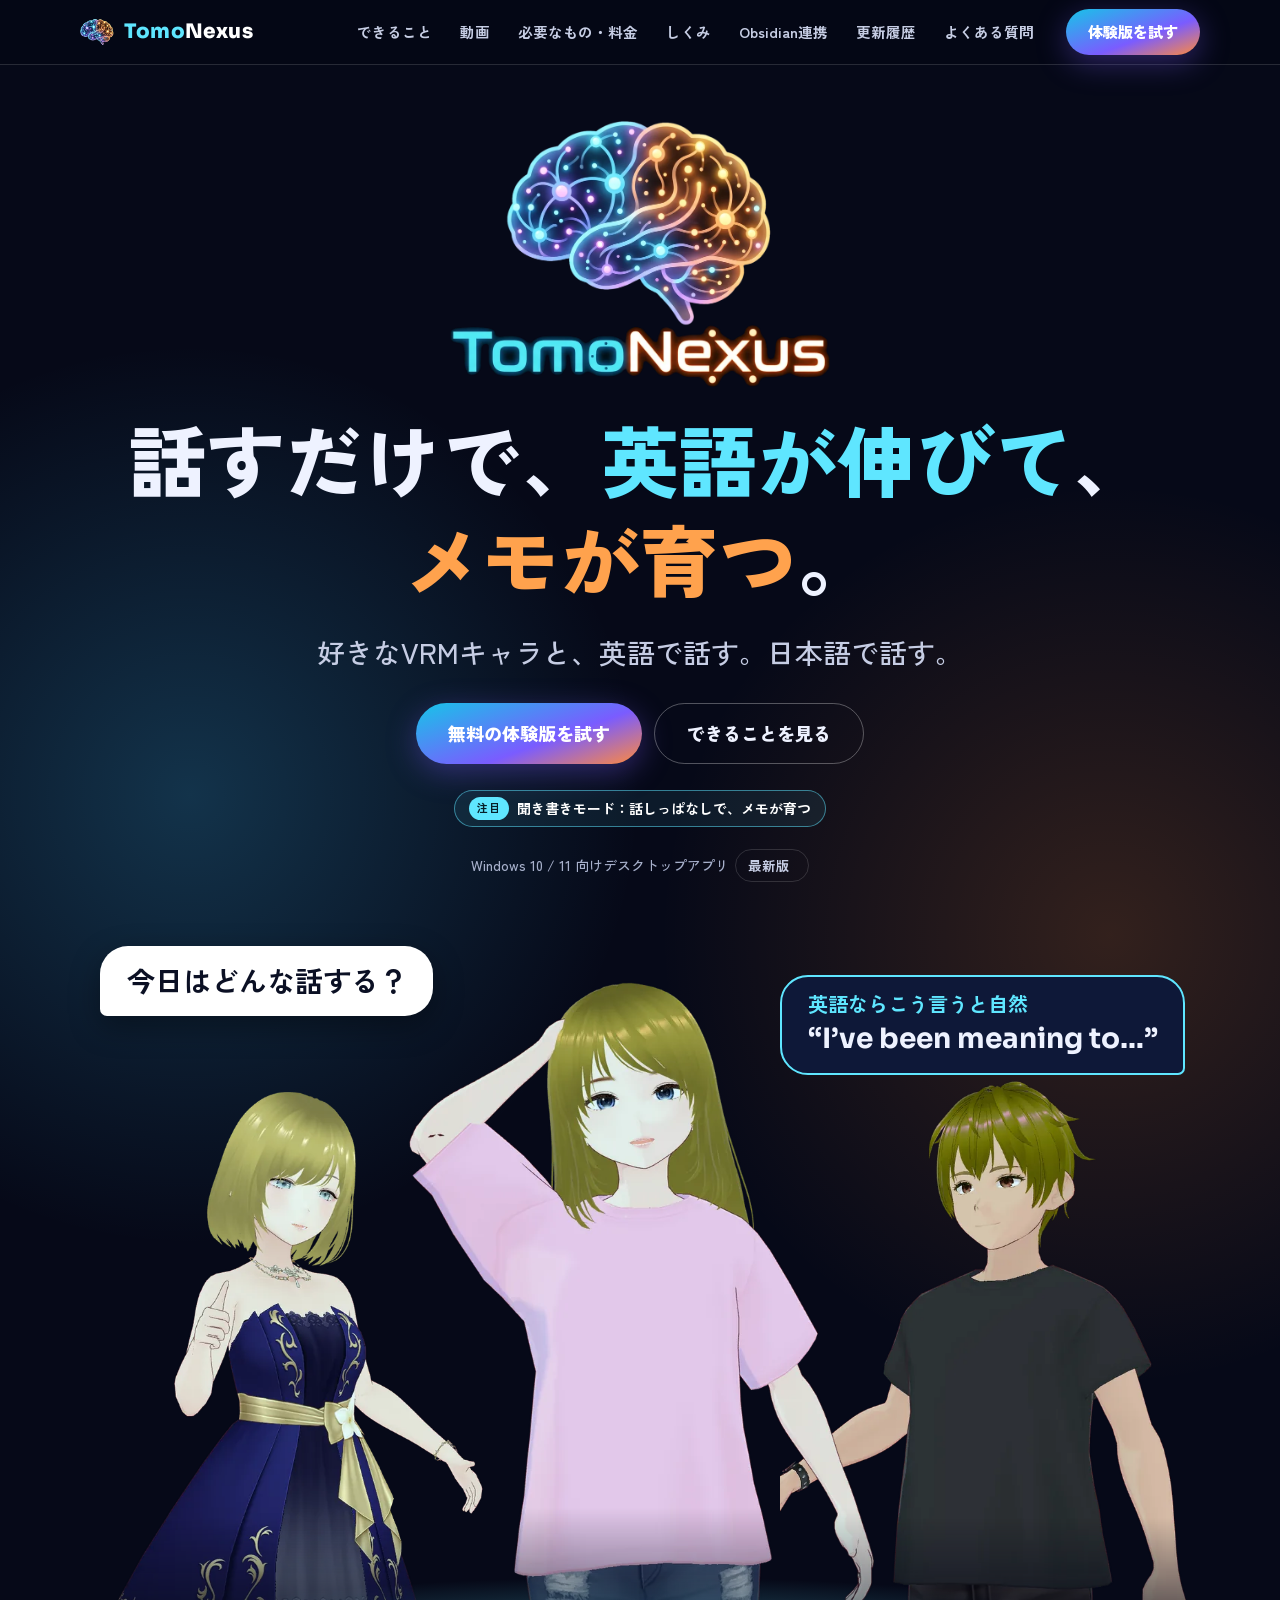
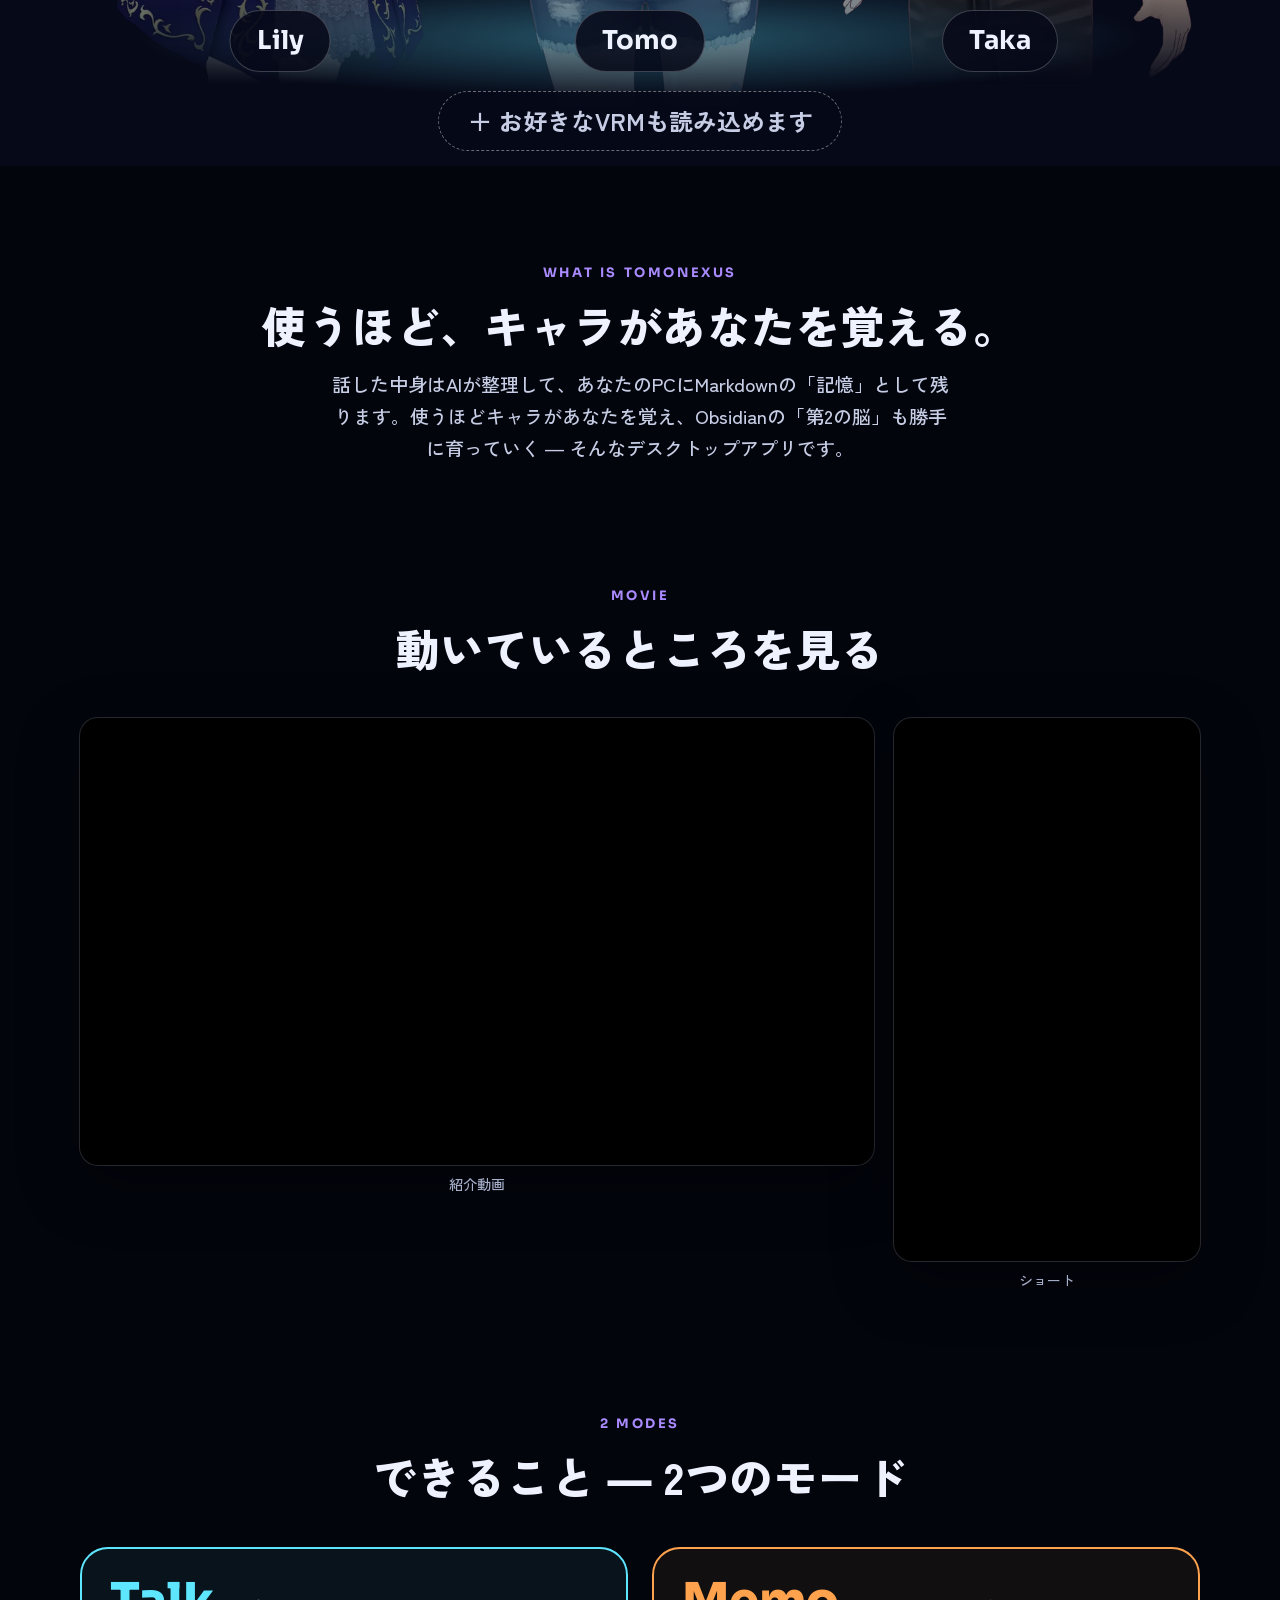
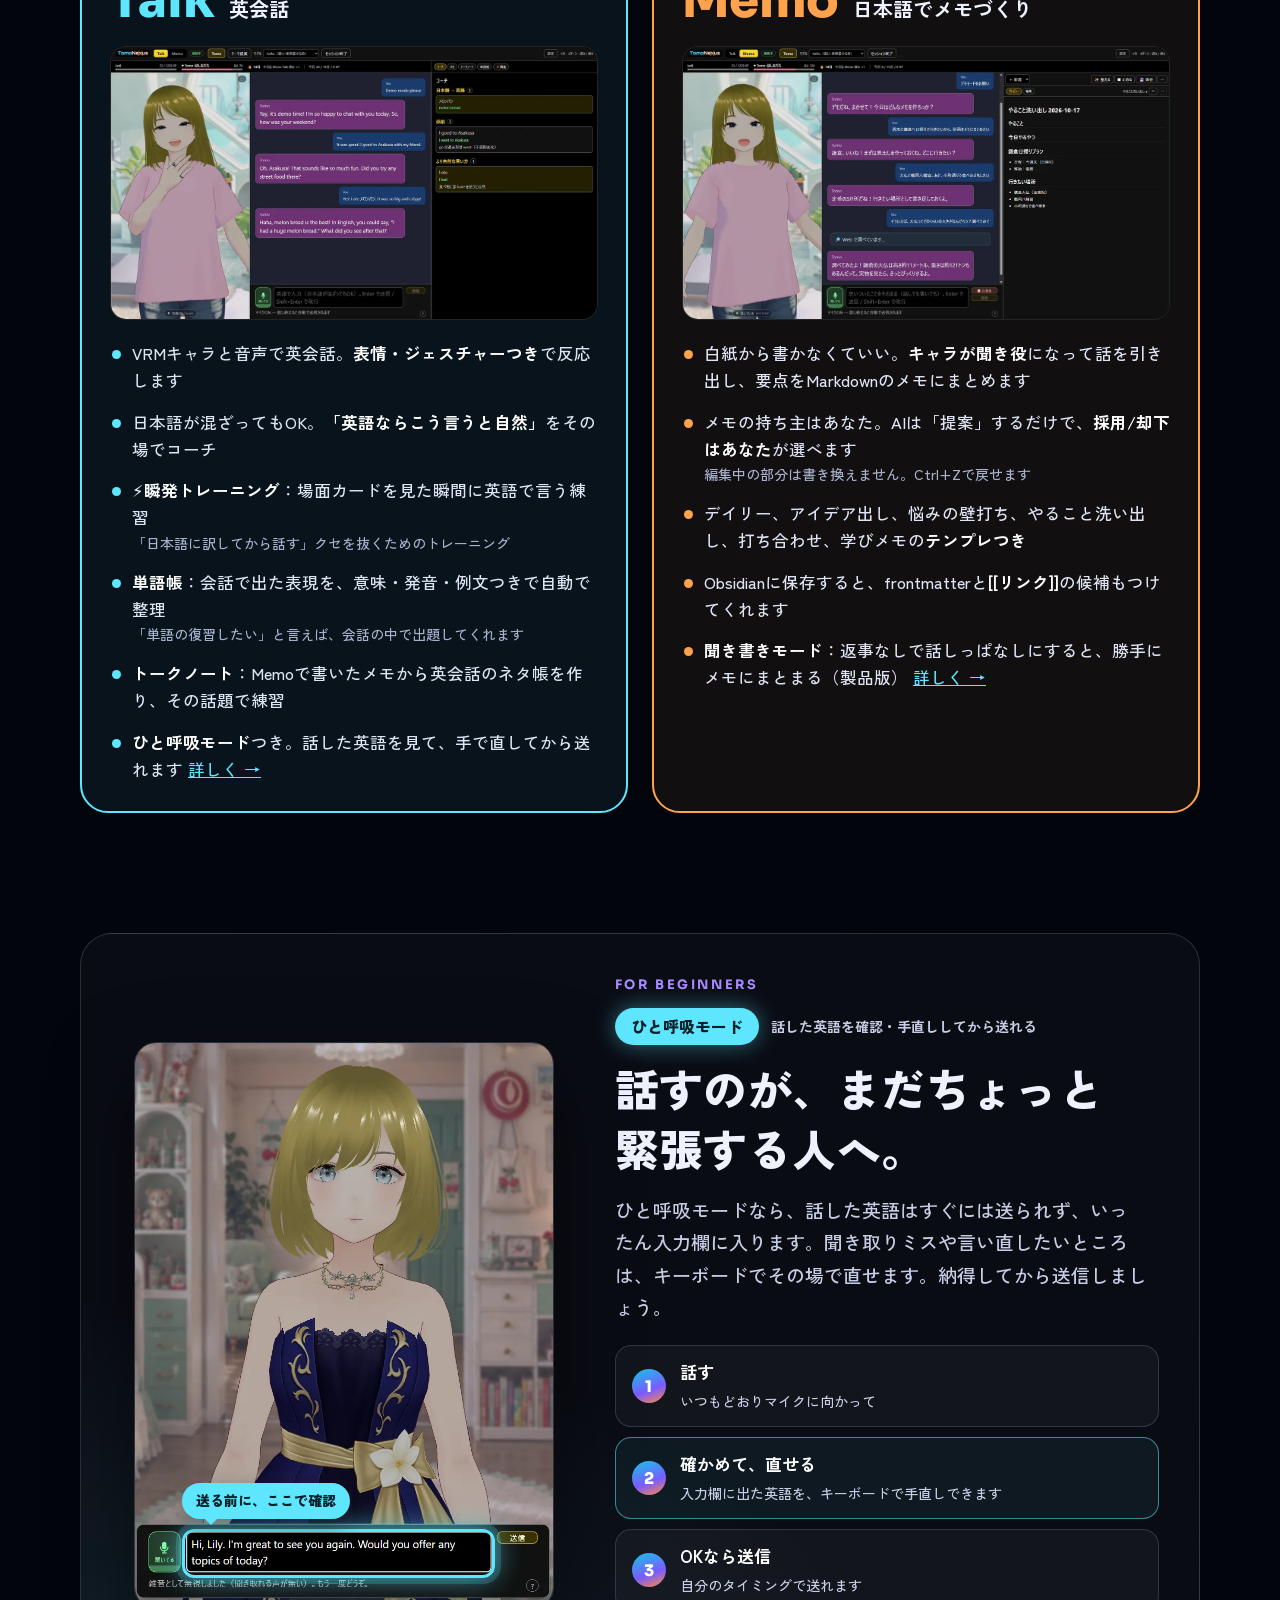
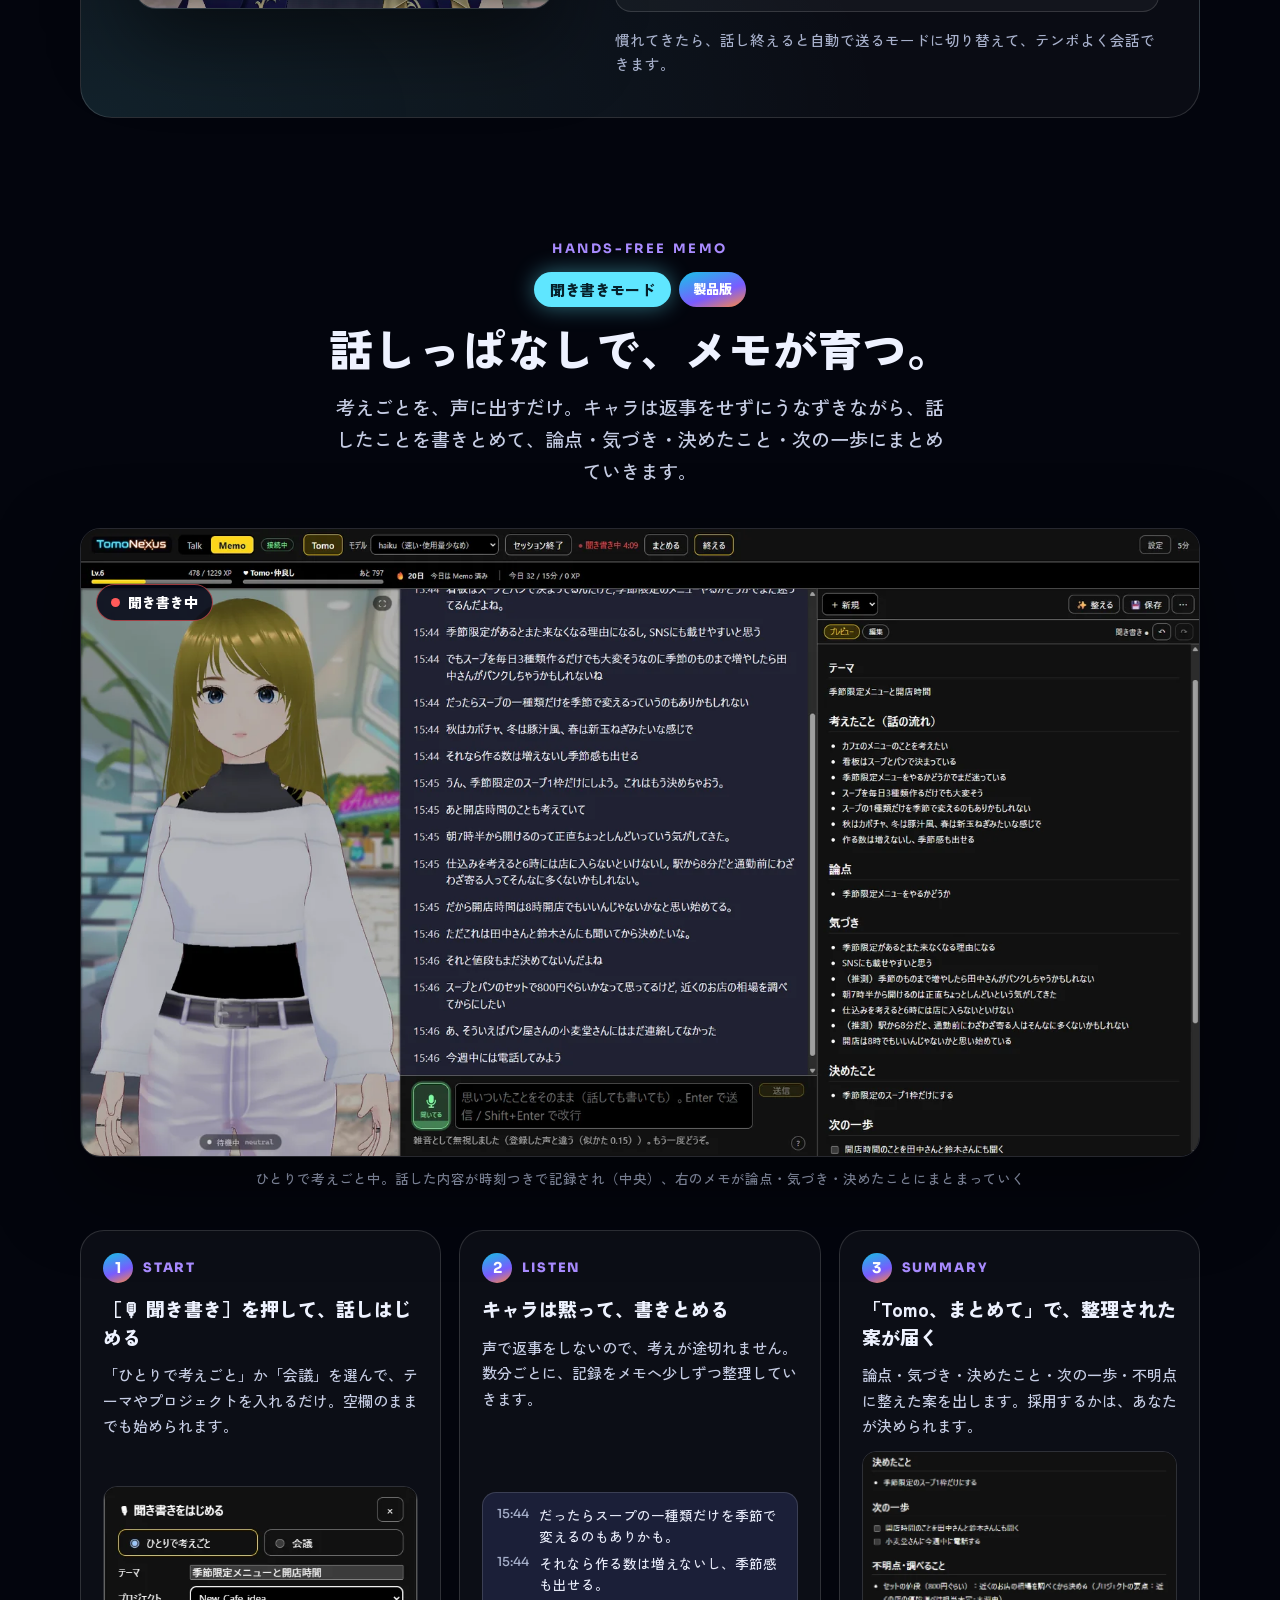
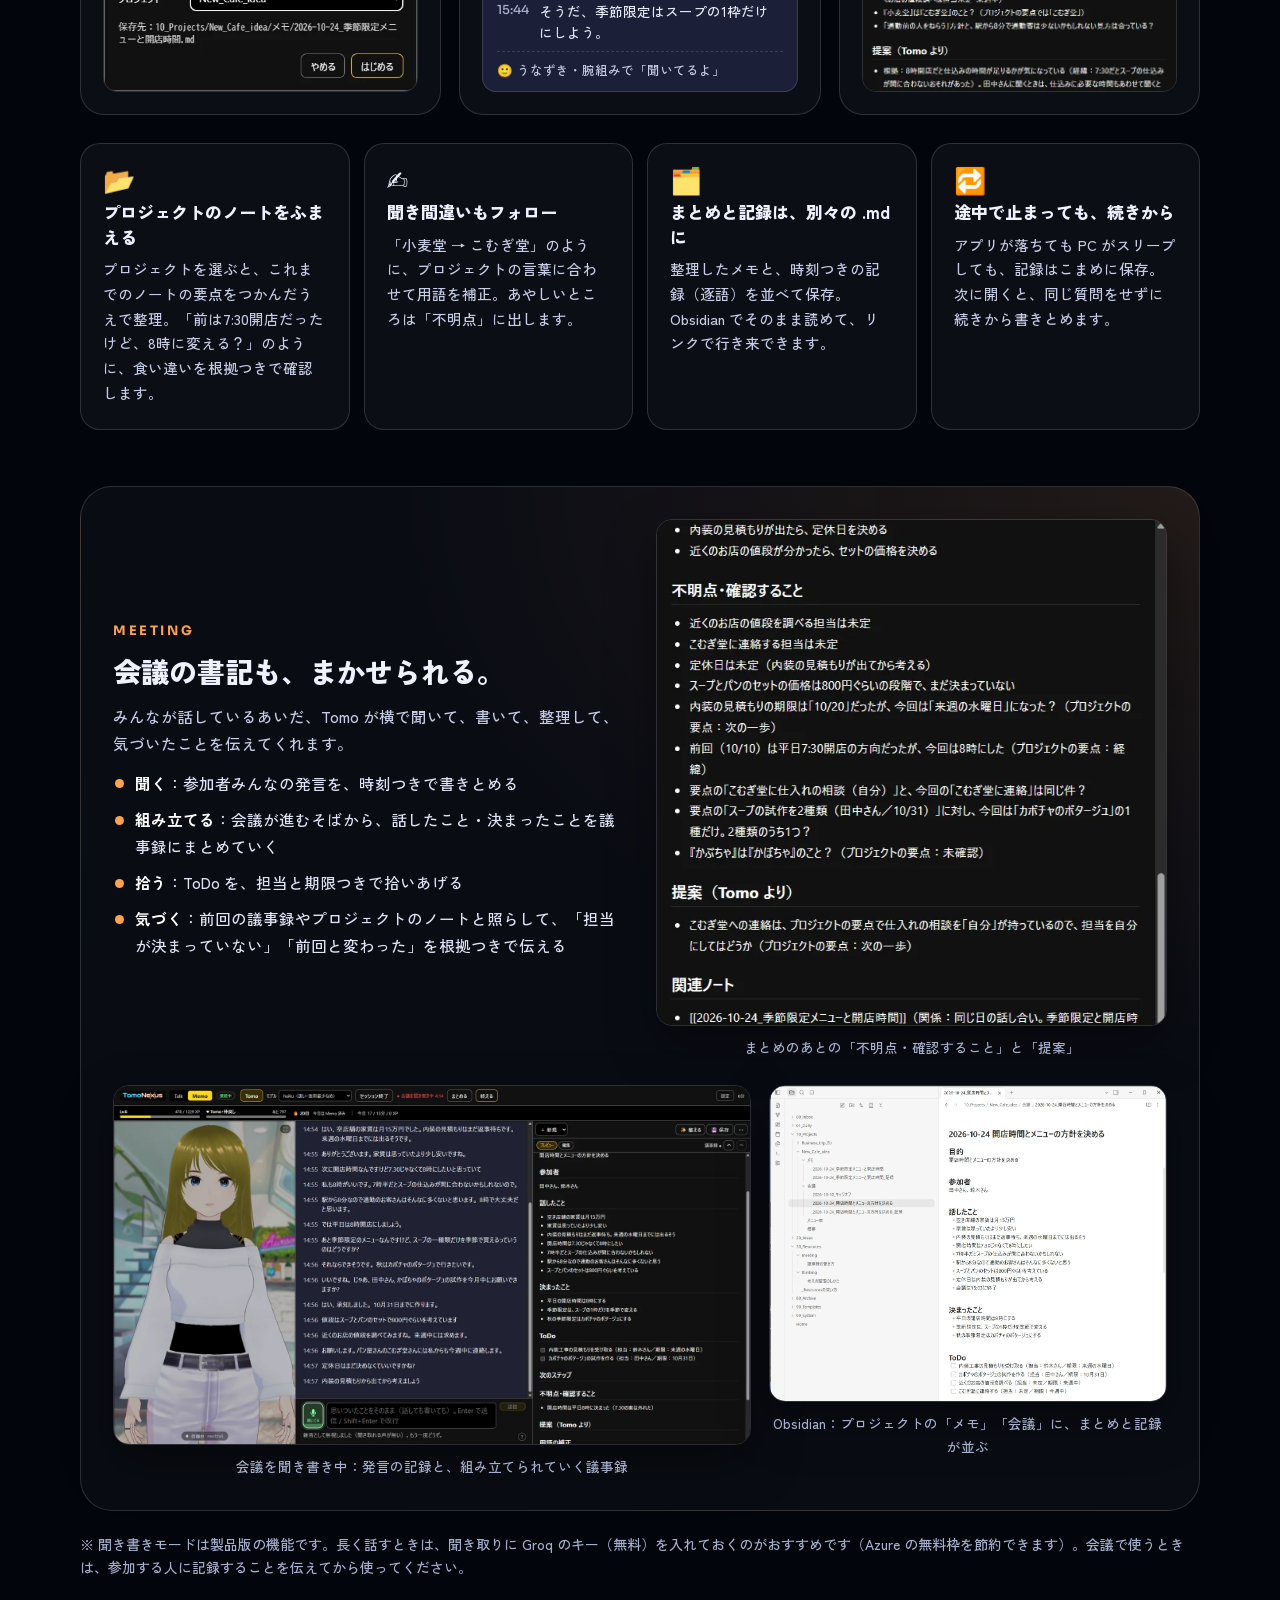
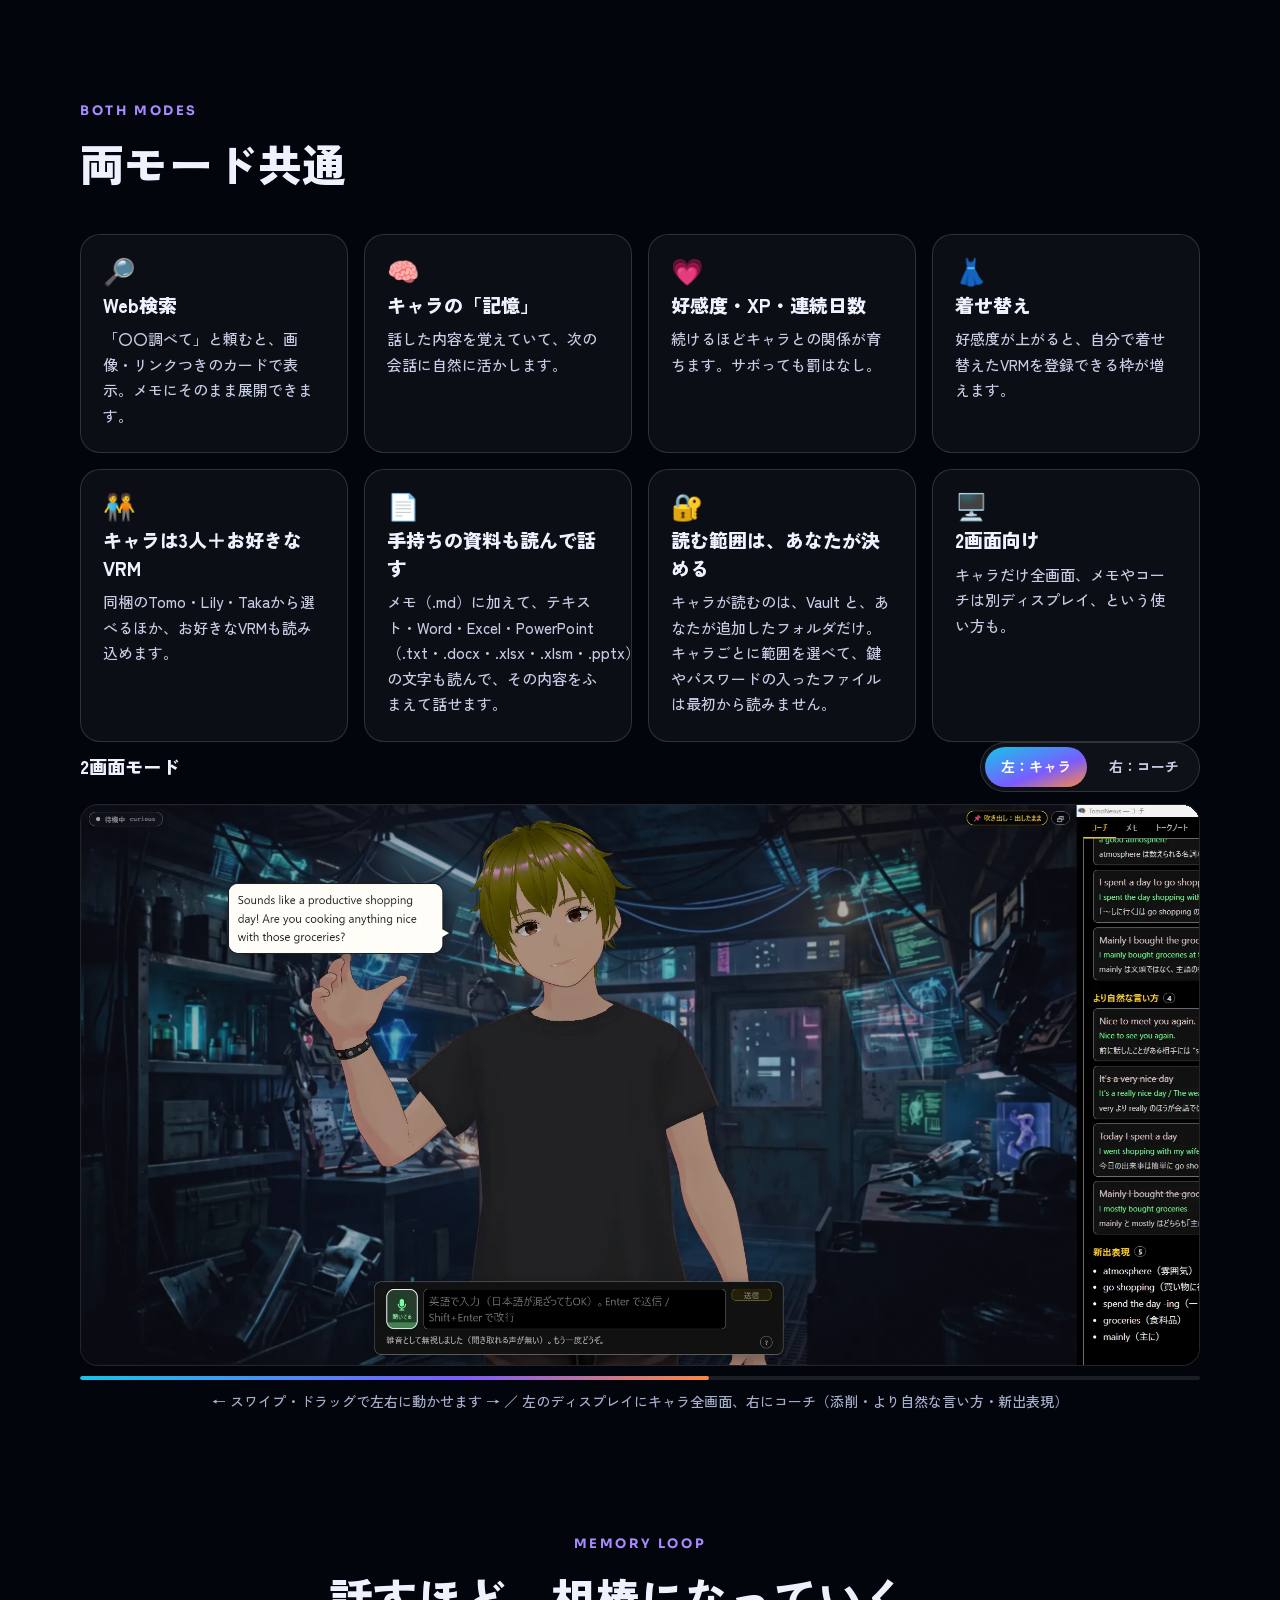
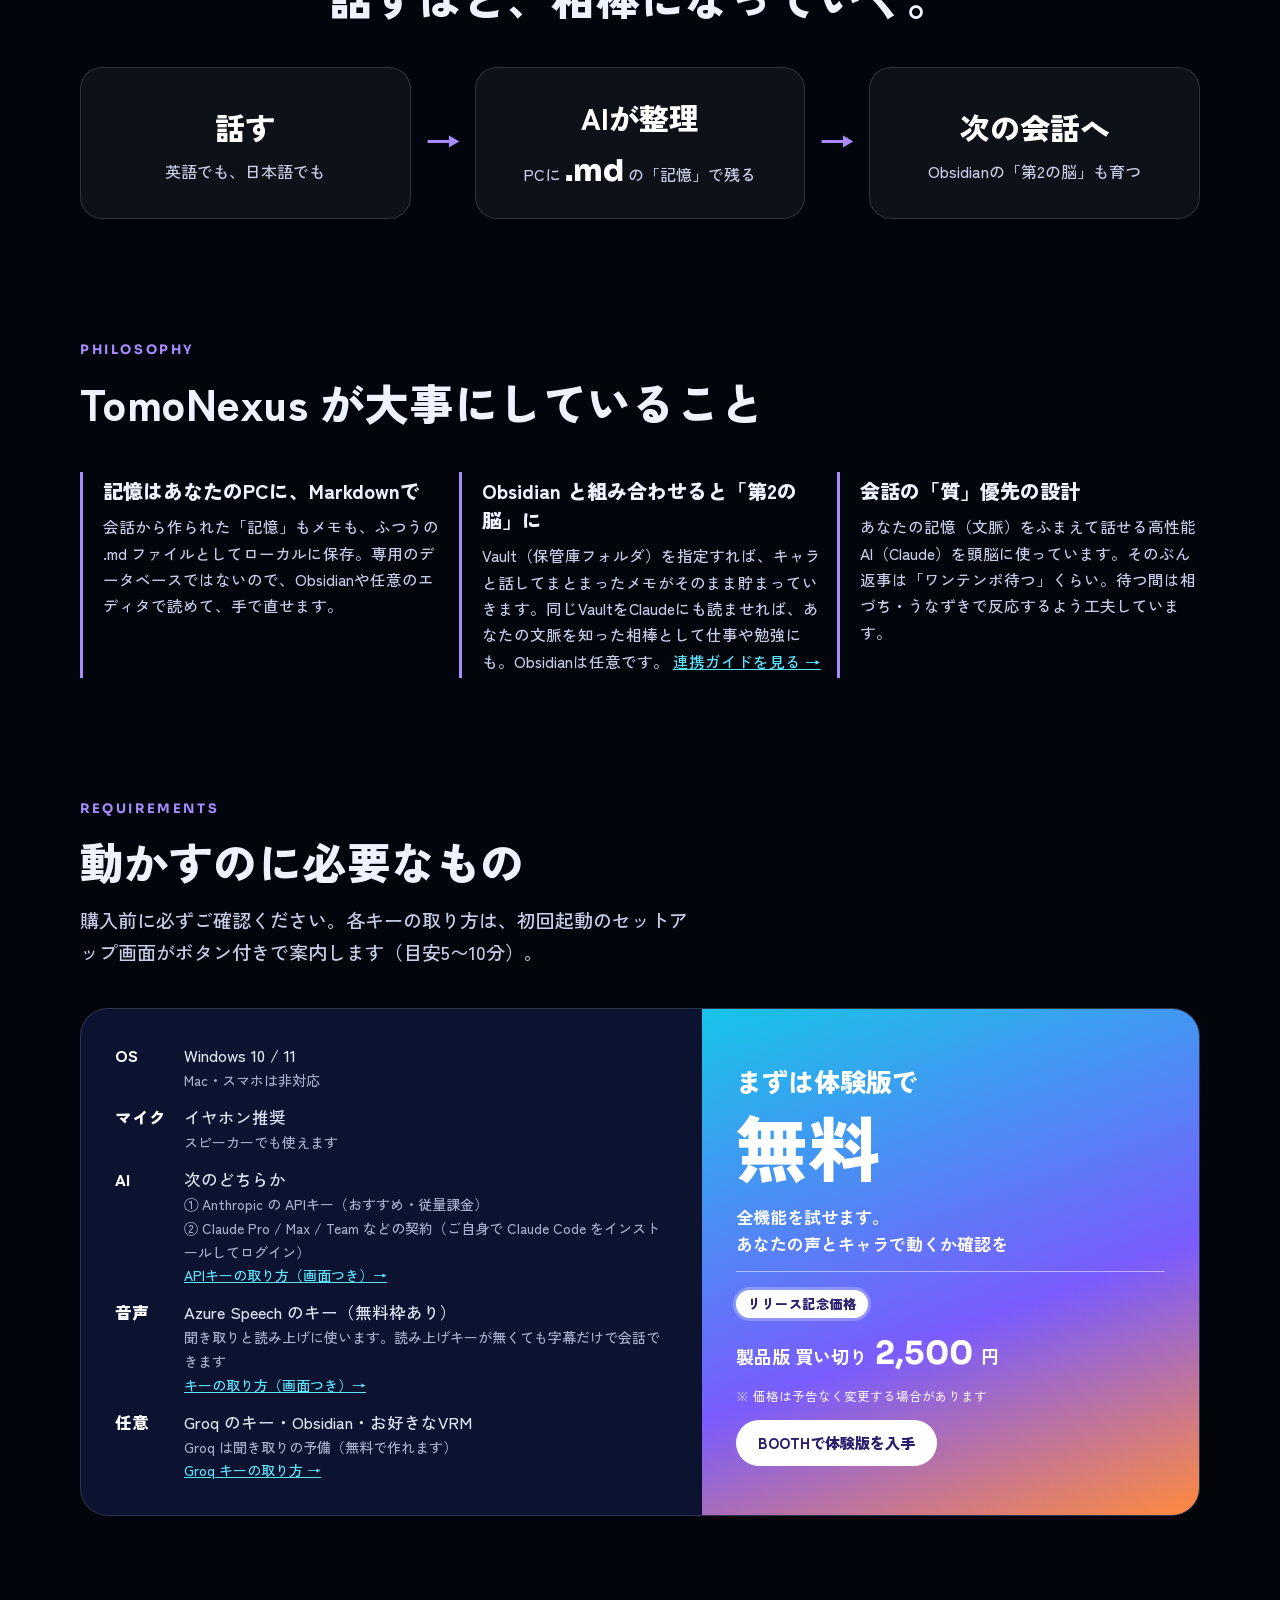
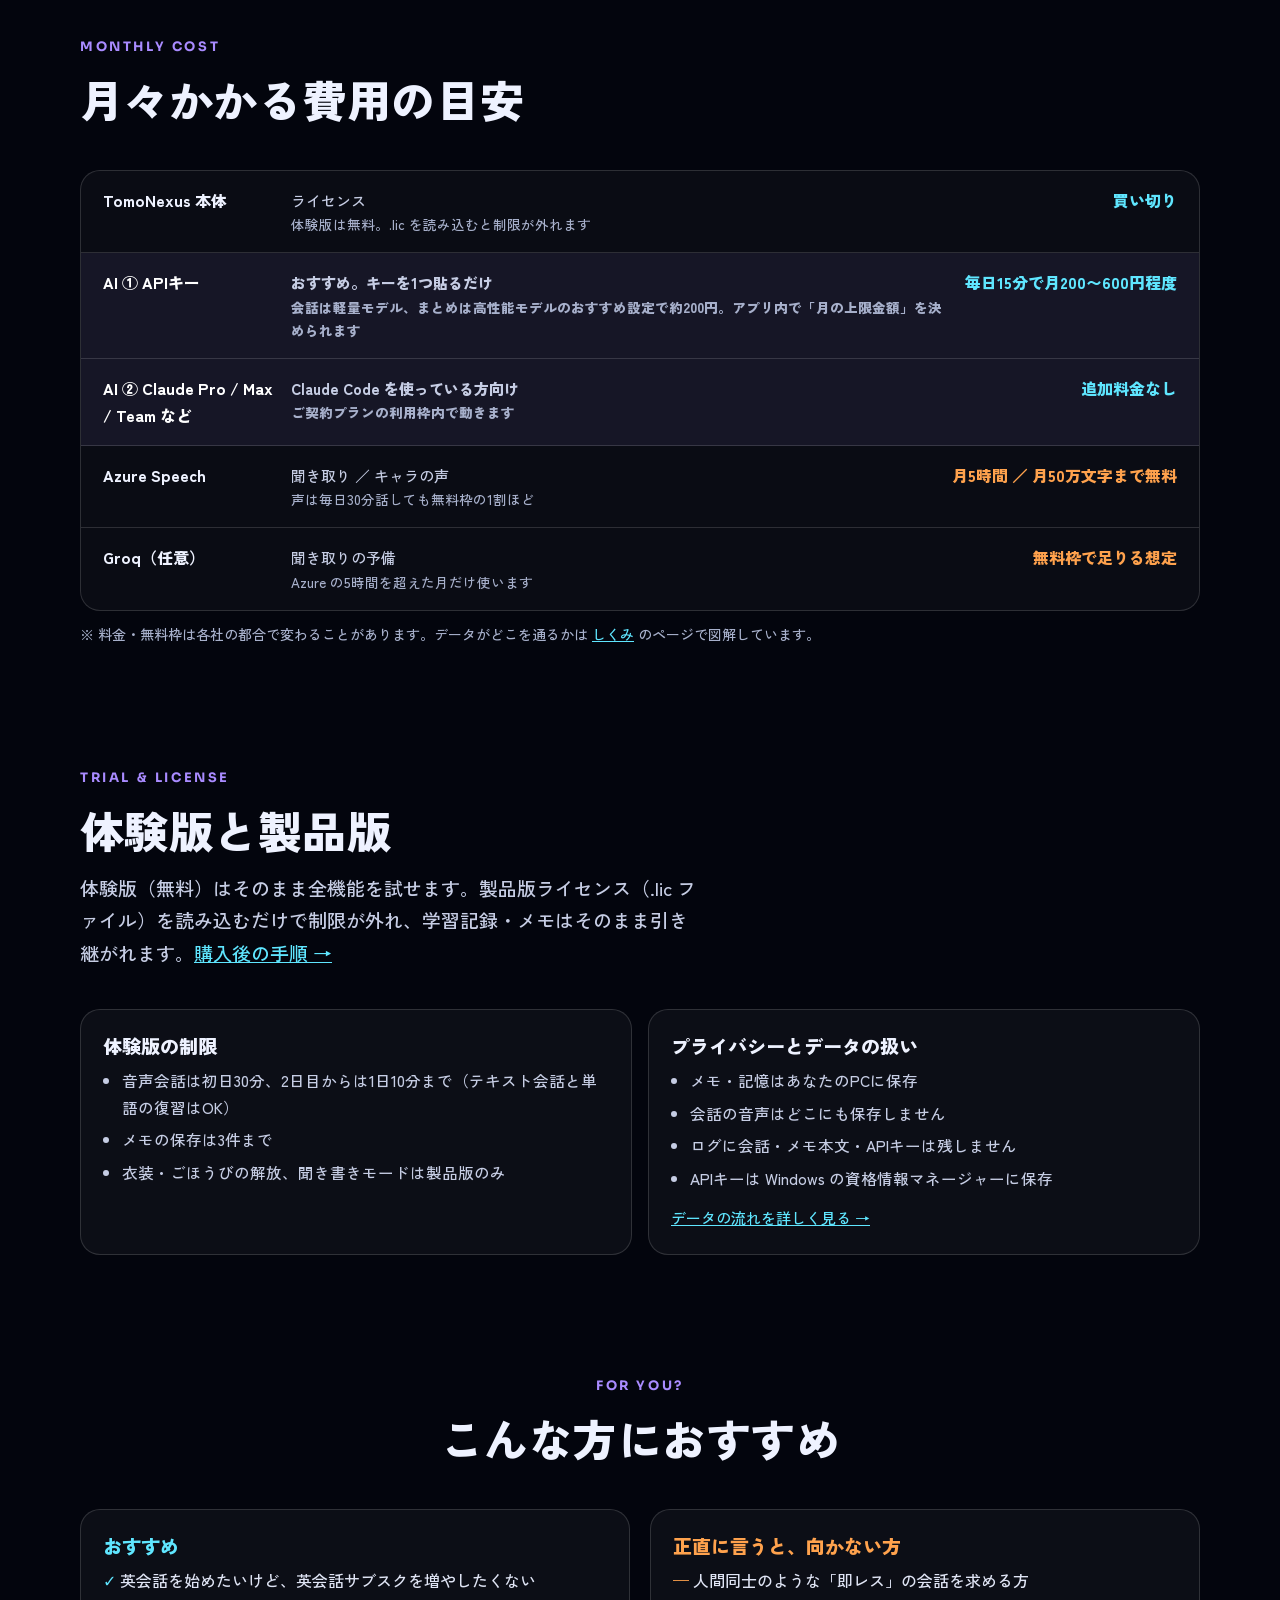
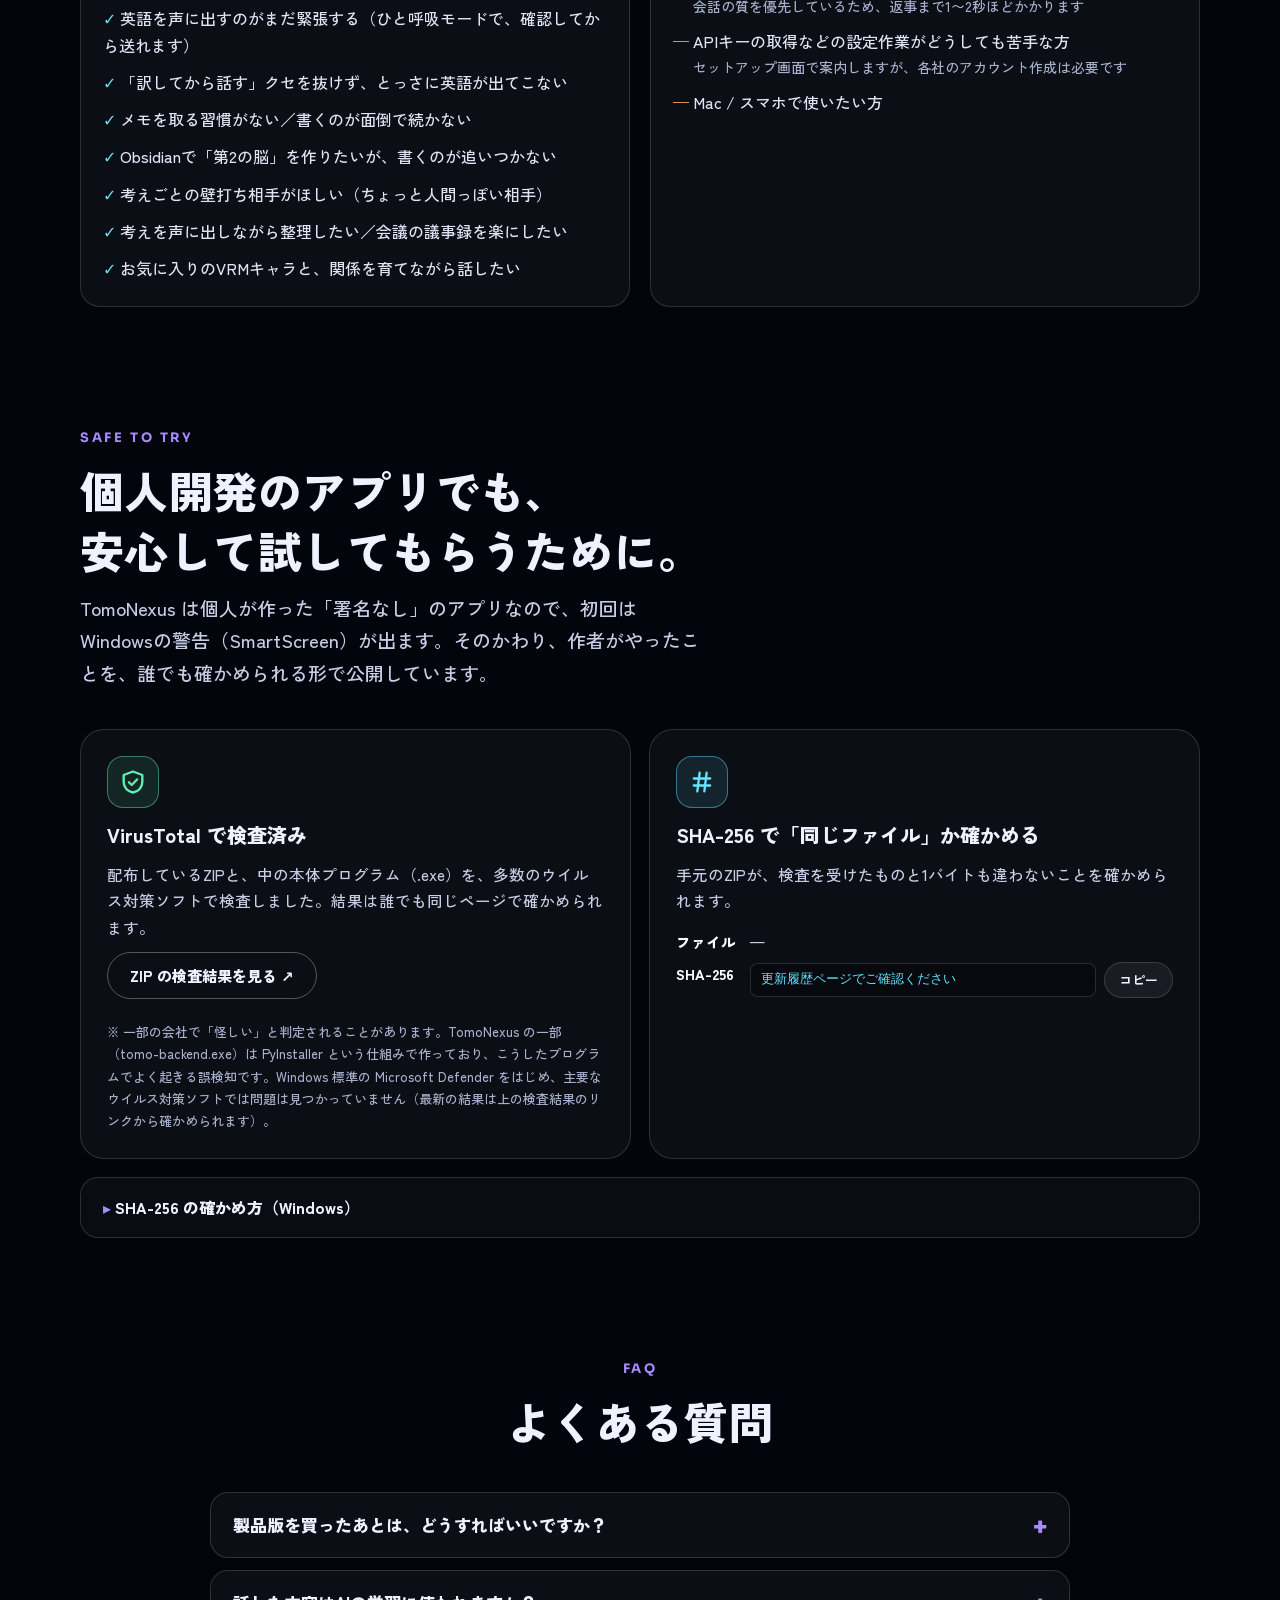
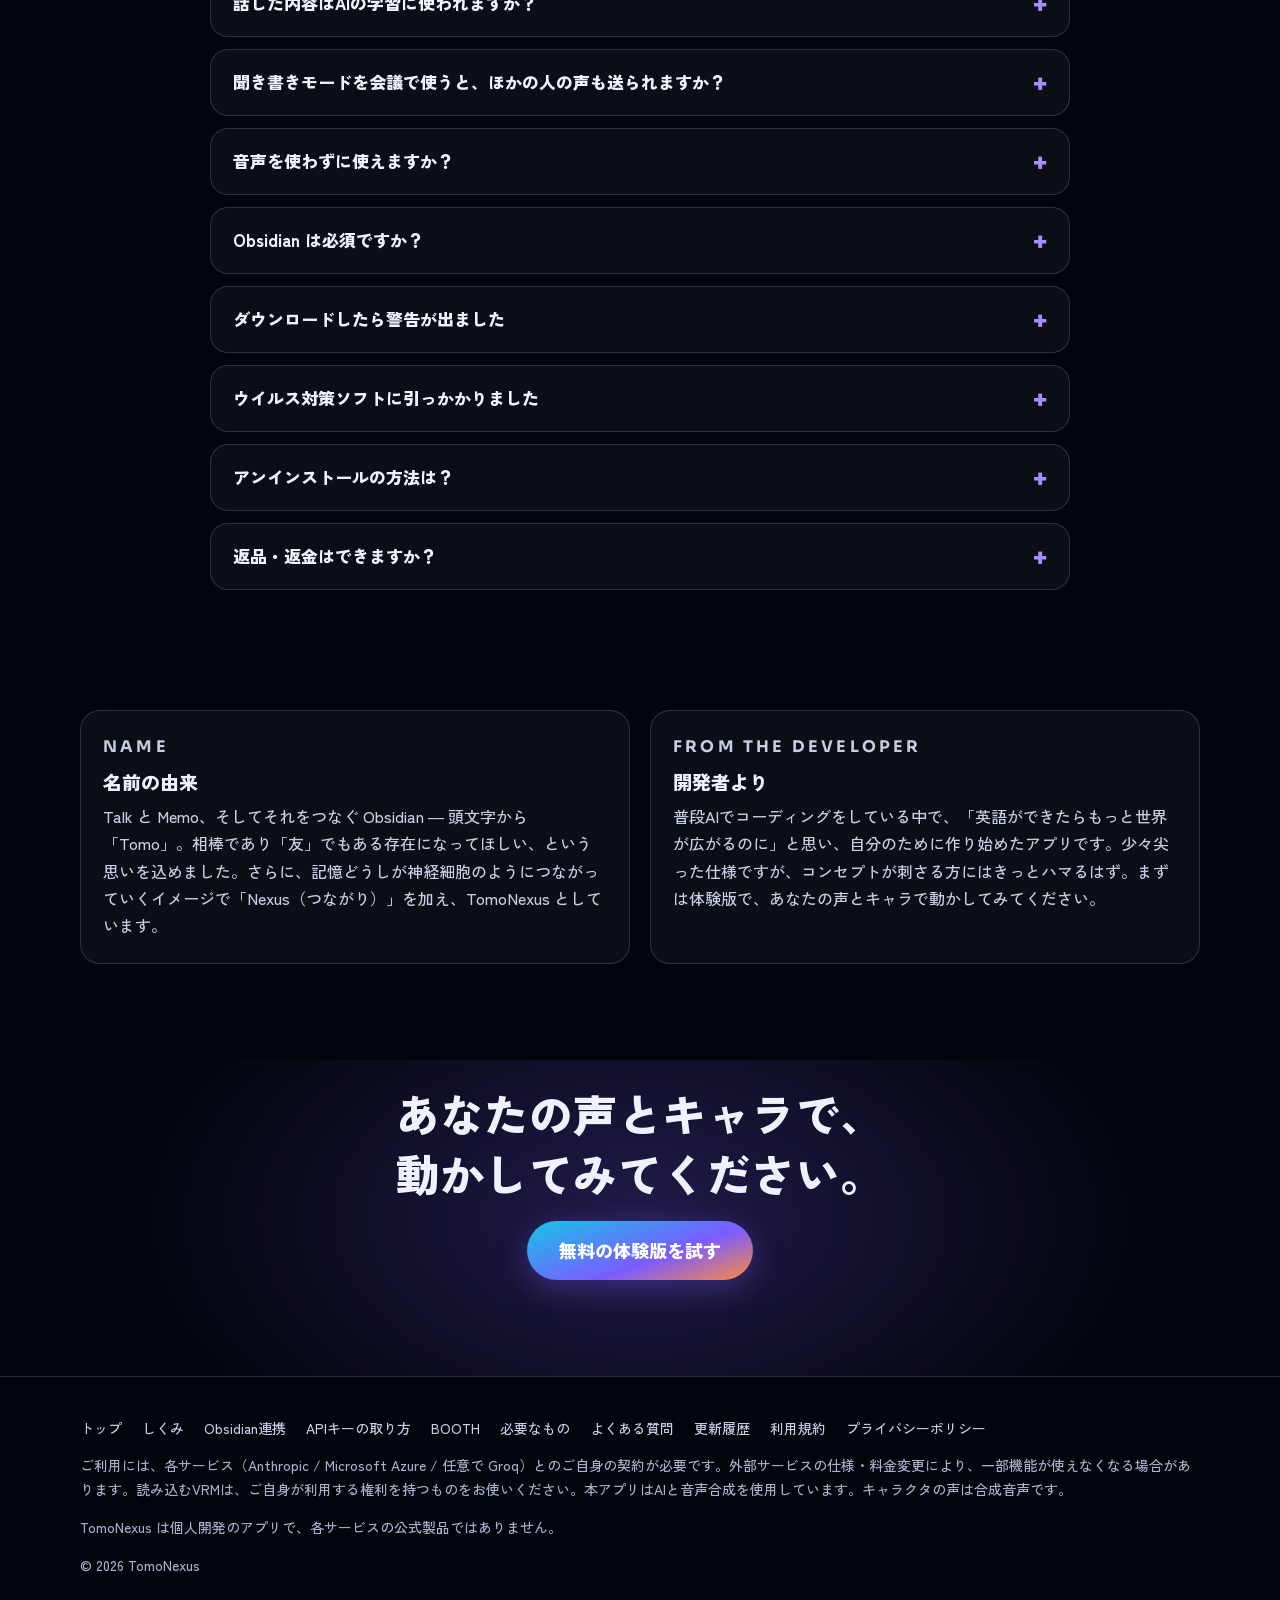
<file: index.html>
<!doctype html>
<html lang="ja">
<head>
<meta charset="utf-8">
<meta name="viewport" content="width=device-width, initial-scale=1">
<title>TomoNexus — 話すだけで、英語が伸びて、メモが育つ。</title>
<meta name="description" content="好きなVRMキャラと英語で話す、日本語で話す。話した中身はAIが整理して、あなたのPCにMarkdownの「記憶」として残るWindowsアプリ。体験版無料。">
<meta name="theme-color" content="#060918">
<meta property="og:type" content="website">
<meta property="og:title" content="TomoNexus — 話すだけで、英語が伸びて、メモが育つ。">
<meta property="og:description" content="VRMキャラと英会話＆日本語でメモづくり。記憶はあなたのPCにMarkdownで。Windows向け・体験版無料。">
<meta property="og:image" content="assets/img/ogp.png">
<meta name="twitter:card" content="summary_large_image">
<link rel="icon" type="image/png" href="assets/img/icon.png">
<link rel="apple-touch-icon" href="assets/img/apple-touch-icon.png">
<link rel="preconnect" href="https://fonts.googleapis.com">
<link rel="preconnect" href="https://fonts.gstatic.com" crossorigin>
<link rel="stylesheet" href="https://fonts.googleapis.com/css2?family=Zen+Kaku+Gothic+New:wght@500;700;900&family=Sora:wght@500;700;800&display=swap">
<link rel="stylesheet" href="assets/css/style.css">
</head>
<body>

<header class="site-header">
  <div class="wrap">
    <a class="brand" href="./"><img src="assets/img/icon.png" alt=""><span><span class="t">Tomo</span><span class="n">Nexus</span></span></a>
    <nav class="nav" aria-label="メインメニュー">
      <a href="#features">できること</a>
      <a href="#movie">動画</a>
      <a href="#requirements">必要なもの・料金</a>
      <a href="shikumi.html">しくみ</a>
      <a href="obsidian.html">Obsidian連携</a>
      <a href="history.html">更新履歴</a>
      <a href="#faq">よくある質問</a>
    </nav>
    <a class="btn btn-primary" data-booth href="#download"><span data-booth-label>体験版を試す</span></a>
    <button class="menu-btn" aria-label="メニュー" aria-expanded="false">☰</button>
  </div>
</header>

<main>
<!-- ============ HERO ============ -->
<section class="hero">
  <div class="glow a"></div><div class="glow b"></div>
  <div class="wrap hero-top">
    <img class="hero-logo" src="assets/img/logo.webp" alt="TomoNexus" width="900" height="629">
    <h1>話すだけで、<span class="c-cyan">英語が伸びて</span>、<span class="br"><span class="c-orange">メモが育つ</span>。</span></h1>
    <p class="hero-sub">好きなVRMキャラと、英語で話す。日本語で話す。</p>
    <div class="hero-cta">
      <a class="btn btn-primary btn-lg" data-booth href="#download"><span data-booth-label>無料の体験版を試す</span></a>
      <a class="btn btn-ghost btn-lg" href="#features">できることを見る</a>
    </div>
    <a class="hero-new" href="#kikigaki"><b>注目</b>聞き書きモード：話しっぱなしで、メモが育つ</a>
    <p class="hero-note">Windows 10 / 11 向けデスクトップアプリ<a class="ver-pill" href="history.html" data-latest-pill hidden>最新版 <b></b></a></p>
  </div>

  <div class="stage" aria-label="同梱キャラクター：Lily・Tomo・Taka">
    <div class="floor"></div>
    <img class="ch lily" src="assets/img/lily.webp" alt="Lily" width="640" height="931">
    <img class="ch taka" src="assets/img/taka.webp" alt="Taka" width="640" height="931">
    <img class="ch tomo" src="assets/img/tomo.webp" alt="Tomo" width="800" height="1040">
    <div class="bubble jp">今日はどんな話する？</div>
    <div class="bubble en"><small>英語ならこう言うと自然</small><span>“I’ve been meaning to…”</span></div>
    <span class="tag l">Lily</span><span class="tag c">Tomo</span><span class="tag r">Taka</span>
    <div class="vrm-note"><span>＋ お好きなVRMも読み込めます</span></div>
  </div>
</section>

<!-- ============ INTRO ============ -->
<section class="section">
  <div class="wrap head center reveal" style="margin-bottom:0">
    <p class="eyebrow">What is TomoNexus</p>
    <h2 class="h2">使うほど、キャラがあなたを覚える。</h2>
    <p class="lead">話した中身はAIが整理して、あなたのPCにMarkdownの「記憶」として残ります。使うほどキャラがあなたを覚え、Obsidianの「第2の脳」も勝手に育っていく ― そんなデスクトップアプリです。</p>
  </div>
</section>

<!-- ============ MOVIE ============ -->
<section class="section" id="movie">
  <div class="wrap">
    <div class="head center reveal">
      <p class="eyebrow">Movie</p>
      <h2 class="h2">動いているところを見る</h2>
    </div>
    <div class="movies reveal">
      <figure class="yt yt-long">
        <iframe src="https://www.youtube.com/embed/RyqpIembaJY" title="TomoNexus 紹介動画" loading="lazy" frameborder="0" allow="accelerometer; autoplay; clipboard-write; encrypted-media; gyroscope; picture-in-picture; web-share" referrerpolicy="strict-origin-when-cross-origin" allowfullscreen></iframe>
        <figcaption>紹介動画</figcaption>
      </figure>
      <figure class="yt yt-short">
        <iframe src="https://www.youtube.com/embed/ItryU8vBAto" title="TomoNexus ショート動画" loading="lazy" frameborder="0" allow="accelerometer; autoplay; clipboard-write; encrypted-media; gyroscope; picture-in-picture; web-share" referrerpolicy="strict-origin-when-cross-origin" allowfullscreen></iframe>
        <figcaption>ショート</figcaption>
      </figure>
    </div>
  </div>
</section>

<!-- ============ MODES ============ -->
<section class="section" id="features">
  <div class="wrap">
    <div class="head center reveal">
      <p class="eyebrow">2 Modes</p>
      <h2 class="h2">できること ― 2つのモード</h2>
    </div>
    <div class="modes">
      <article class="mode talk reveal">
        <div class="mode-title"><h3>Talk</h3><span>英会話</span></div>
        <div class="media">
          <video data-autoplay muted loop playsinline preload="none" poster="assets/img/poster-talk.webp" aria-label="Talkモードの実機映像">
            <source src="assets/video/talk.mp4" type="video/mp4">
          </video>
        </div>
        <ul class="points">
          <li>VRMキャラと音声で英会話。<b>表情・ジェスチャーつき</b>で反応します</li>
          <li>日本語が混ざってもOK。<b>「英語ならこう言うと自然」</b>をその場でコーチ</li>
          <li><b>⚡瞬発トレーニング</b>：場面カードを見た瞬間に英語で言う練習<small>「日本語に訳してから話す」クセを抜くためのトレーニング</small></li>
          <li><b>単語帳</b>：会話で出た表現を、意味・発音・例文つきで自動で整理<small>「単語の復習したい」と言えば、会話の中で出題してくれます</small></li>
          <li><b>トークノート</b>：Memoで書いたメモから英会話のネタ帳を作り、その話題で練習</li>
          <li><b>ひと呼吸モード</b>つき。話した英語を見て、手で直してから送れます <a href="#confirm">詳しく →</a></li>
        </ul>
      </article>
      <article class="mode memo reveal">
        <div class="mode-title"><h3>Memo</h3><span>日本語でメモづくり</span></div>
        <div class="media">
          <video data-autoplay muted loop playsinline preload="none" poster="assets/img/poster-memo.webp" aria-label="Memoモードの実機映像">
            <source src="assets/video/memo.mp4" type="video/mp4">
          </video>
        </div>
        <ul class="points">
          <li>白紙から書かなくていい。<b>キャラが聞き役</b>になって話を引き出し、要点をMarkdownのメモにまとめます</li>
          <li>メモの持ち主はあなた。AIは「提案」するだけで、<b>採用/却下はあなた</b>が選べます<small>編集中の部分は書き換えません。Ctrl+Zで戻せます</small></li>
          <li>デイリー、アイデア出し、悩みの壁打ち、やること洗い出し、打ち合わせ、学びメモの<b>テンプレつき</b></li>
          <li>Obsidianに保存すると、frontmatterと<b>[[リンク]]</b>の候補もつけてくれます</li>
          <li><b>聞き書きモード</b>：返事なしで話しっぱなしにすると、勝手にメモにまとまる（製品版） <a href="#kikigaki">詳しく →</a></li>
        </ul>
      </article>
    </div>
  </div>
</section>

<!-- ============ CONFIRM MODE ============ -->
<section class="section" id="confirm">
  <div class="wrap">
    <div class="spot reveal">
      <figure class="spot-shot">
        <img src="assets/img/confirm.webp" alt="ひと呼吸モード：話した英語が入力欄に入り、送信ボタンで送る" loading="lazy" width="798" height="1078">
        <span class="spot-ring" aria-hidden="true"></span>
        <span class="spot-tip" aria-hidden="true">送る前に、ここで確認</span>
      </figure>
      <div class="spot-body">
        <p class="eyebrow">For beginners</p>
        <p class="spot-name"><b>ひと呼吸モード</b><span>話した英語を確認・手直ししてから送れる</span></p>
        <h2 class="h2"><span class="nb">話すのが、</span><span class="nb">まだちょっと</span><span class="nb">緊張する人へ。</span></h2>
        <p class="lead">ひと呼吸モードなら、話した英語はすぐには送られず、いったん入力欄に入ります。聞き取りミスや言い直したいところは、キーボードでその場で直せます。納得してから送信しましょう。</p>
        <ol class="spot-steps">
          <li><span class="n">1</span><div><b>話す</b><small>いつもどおりマイクに向かって</small></div></li>
          <li><span class="n">2</span><div><b>確かめて、直せる</b><small>入力欄に出た英語を、キーボードで手直しできます</small></div></li>
          <li><span class="n">3</span><div><b>OKなら送信</b><small>自分のタイミングで送れます</small></div></li>
        </ol>
        <p class="spot-note">慣れてきたら、話し終えると自動で送るモードに切り替えて、テンポよく会話できます。</p>
      </div>
    </div>
  </div>
</section>

<!-- ============ 聞き書きモード ============ -->
<section class="section" id="kikigaki">
  <div class="wrap">
    <div class="head center reveal">
      <p class="eyebrow">Hands-free memo</p>
      <div class="kk-badges"><b>聞き書きモード</b><span>製品版</span></div>
      <h2 class="h2"><span class="nb">話しっぱなしで、</span><span class="nb">メモが育つ。</span></h2>
      <p class="lead">考えごとを、声に出すだけ。キャラは返事をせずにうなずきながら、話したことを書きとめて、論点・気づき・決めたこと・次の一歩にまとめていきます。</p>
    </div>

    <figure class="kk-hero reveal">
      <div class="kk-frame"><a href="assets/img/kikigaki/solo-live.webp" target="_blank" rel="noopener" title="大きく表示"><img src="assets/img/kikigaki/solo-live.webp" alt="聞き書き中の画面：左にキャラ、中央に話した内容が時刻つきで記録され、右のメモにテーマ・考えたこと・論点・気づき・決めたことがまとまっていく" loading="lazy" width="1600" height="898"></a>
      <span class="rec" aria-hidden="true"><i></i>聞き書き中</span></div>
      <figcaption>ひとりで考えごと中。話した内容が時刻つきで記録され（中央）、右のメモが論点・気づき・決めたことにまとまっていく</figcaption>
    </figure>

    <div class="kk-steps">
      <article class="kk-step reveal">
        <span class="n"><b>1</b>START</span>
        <h3>［🎙 聞き書き］を押して、話しはじめる</h3>
        <p>「ひとりで考えごと」か「会議」を選んで、テーマやプロジェクトを入れるだけ。空欄のままでも始められます。</p>
        <img src="assets/img/kikigaki/start-solo.webp" alt="聞き書きをはじめるパネル：ひとりで考えごと／会議、テーマ、プロジェクト、保存先" loading="lazy" width="460" height="299">
      </article>
      <article class="kk-step reveal">
        <span class="n"><b>2</b>LISTEN</span>
        <h3>キャラは黙って、書きとめる</h3>
        <p>声で返事をしないので、考えが途切れません。数分ごとに、記録をメモへ少しずつ整理していきます。</p>
        <div class="kk-log" aria-hidden="true">
          <span><em>15:44</em>だったらスープの一種類だけを季節で変えるのもありかも。</span>
          <span><em>15:44</em>それなら作る数は増えないし、季節感も出せる。</span>
          <span><em>15:44</em>そうだ、季節限定はスープの1枠だけにしよう。</span>
          <span class="act">🙂 うなずき・腕組みで「聞いてるよ」</span>
        </div>
      </article>
      <article class="kk-step reveal">
        <span class="n"><b>3</b>SUMMARY</span>
        <h3>「Tomo、まとめて」で、整理された案が届く</h3>
        <p>論点・気づき・決めたこと・次の一歩・不明点に整えた案を出します。採用するかは、あなたが決められます。</p>
        <img src="assets/img/kikigaki/solo-review.webp" alt="まとめたあとのメモ：決めたこと・次の一歩・不明点（プロジェクトの要点と照らした確認）・提案" loading="lazy" width="640" height="489">
      </article>
    </div>

    <div class="kk-points">
      <div class="card reveal"><span class="ico">📂</span><h3>プロジェクトのノートをふまえる</h3><p>プロジェクトを選ぶと、これまでのノートの要点をつかんだうえで整理。「前は7:30開店だったけど、8時に変える？」のように、食い違いを根拠つきで確認します。</p></div>
      <div class="card reveal"><span class="ico">✍️</span><h3>聞き間違いもフォロー</h3><p>「小麦堂 → こむぎ堂」のように、プロジェクトの言葉に合わせて用語を補正。あやしいところは「不明点」に出します。</p></div>
      <div class="card reveal"><span class="ico">🗂️</span><h3>まとめと記録は、別々の .md に</h3><p>整理したメモと、時刻つきの記録（逐語）を並べて保存。Obsidian でそのまま読めて、リンクで行き来できます。</p></div>
      <div class="card reveal"><span class="ico">🔁</span><h3>途中で止まっても、続きから</h3><p>アプリが落ちても PC がスリープしても、記録はこまめに保存。次に開くと、同じ質問をせずに続きから書きとめます。</p></div>
    </div>

    <div class="kk-meeting reveal">
      <div class="kk-meeting-top">
        <div>
          <p class="eyebrow" style="color:var(--orange)">Meeting</p>
          <h3>会議の書記も、まかせられる。</h3>
          <p style="color:var(--soft);font-size:15.5px;margin-bottom:14px">みんなが話しているあいだ、Tomo が横で聞いて、書いて、整理して、気づいたことを伝えてくれます。</p>
          <ul>
            <li><b>聞く</b>：参加者みんなの発言を、時刻つきで書きとめる</li>
            <li><b>組み立てる</b>：会議が進むそばから、話したこと・決まったことを議事録にまとめていく</li>
            <li><b>拾う</b>：ToDo を、担当と期限つきで拾いあげる</li>
            <li><b>気づく</b>：前回の議事録やプロジェクトのノートと照らして、「担当が決まっていない」「前回と変わった」を根拠つきで伝える</li>
          </ul>
        </div>
        <figure class="kk-fig">
          <a href="assets/img/kikigaki/meeting-result.webp" target="_blank" rel="noopener" title="大きく表示"><img src="assets/img/kikigaki/meeting-result.webp" alt="議事録の不明点・確認すること：前回は平日7:30開店の方向だったが今回は8時にした、など根拠つきの確認" loading="lazy" width="654" height="649"></a>
          <figcaption>まとめのあとの「不明点・確認すること」と「提案」</figcaption>
        </figure>
      </div>
      <div class="kk-meeting-row">
        <figure class="kk-fig">
          <a href="assets/img/kikigaki/meeting-live.webp" target="_blank" rel="noopener" title="大きく表示"><img src="assets/img/kikigaki/meeting-live.webp" alt="会議を聞き書き中の画面：発言の記録と、組み立てられていく議事録" loading="lazy" width="1600" height="900"></a>
          <figcaption>会議を聞き書き中：発言の記録と、組み立てられていく議事録</figcaption>
        </figure>
        <figure class="kk-fig">
          <a href="assets/img/kikigaki/meeting-obsidian.webp" target="_blank" rel="noopener" title="大きく表示"><img src="assets/img/kikigaki/meeting-obsidian.webp" alt="Obsidian で開いた議事録。プロジェクトの メモ／会議 フォルダに、まとめと記録が並んでいる" loading="lazy" width="1235" height="982"></a>
          <figcaption>Obsidian：プロジェクトの「メモ」「会議」に、まとめと記録が並ぶ</figcaption>
        </figure>
      </div>
    </div>

    <p class="kk-note reveal">※ 聞き書きモードは製品版の機能です。長く話すときは、聞き取りに Groq のキー（無料）を入れておくのがおすすめです（Azure の無料枠を節約できます）。会議で使うときは、参加する人に記録することを伝えてから使ってください。</p>
  </div>
</section>

<!-- ============ COMMON ============ -->
<section class="section">
  <div class="wrap">
    <div class="head reveal">
      <p class="eyebrow">Both modes</p>
      <h2 class="h2">両モード共通</h2>
    </div>
    <div class="grid">
      <div class="card reveal"><span class="ico">🔎</span><h3>Web検索</h3><p>「〇〇調べて」と頼むと、画像・リンクつきのカードで表示。メモにそのまま展開できます。</p></div>
      <div class="card reveal"><span class="ico">🧠</span><h3>キャラの「記憶」</h3><p>話した内容を覚えていて、次の会話に自然に活かします。</p></div>
      <div class="card reveal"><span class="ico">💗</span><h3>好感度・XP・連続日数</h3><p>続けるほどキャラとの関係が育ちます。サボっても罰はなし。</p></div>
      <div class="card reveal"><span class="ico">👗</span><h3>着せ替え</h3><p>好感度が上がると、自分で着せ替えたVRMを登録できる枠が増えます。</p></div>
      <div class="card reveal"><span class="ico">🧑‍🤝‍🧑</span><h3>キャラは3人＋お好きなVRM</h3><p>同梱のTomo・Lily・Takaから選べるほか、お好きなVRMも読み込めます。</p></div>
      <div class="card reveal"><span class="ico">📄</span><h3>手持ちの資料も読んで話す</h3><p>メモ（.md）に加えて、テキスト・Word・Excel・PowerPoint（.txt・.docx・.xlsx・.xlsm・.pptx）の文字も読んで、その内容をふまえて話せます。</p></div>
      <div class="card reveal"><span class="ico">🔐</span><h3>読む範囲は、あなたが決める</h3><p>キャラが読むのは、Vault と、あなたが追加したフォルダだけ。キャラごとに範囲を選べて、鍵やパスワードの入ったファイルは最初から読みません。</p></div>
      <div class="card reveal"><span class="ico">🖥️</span><h3>2画面向け</h3><p>キャラだけ全画面、メモやコーチは別ディスプレイ、という使い方も。</p></div>
    </div>
    <figure class="pan reveal" style="margin:0">
      <div class="pan-head">
        <span class="pan-title">2画面モード</span>
        <div class="pan-tabs" role="group" aria-label="表示する画面">
          <button type="button" data-pan="0" aria-pressed="true">左：キャラ</button>
          <button type="button" data-pan="1" aria-pressed="false">右：コーチ</button>
        </div>
      </div>
      <div class="pan-track" tabindex="0" aria-label="2画面モードのスクリーンショット（左右にスクロールできます）">
        <img src="assets/img/dual.webp" alt="2画面モード：左のディスプレイにキャラ、右のディスプレイにコーチ欄" loading="lazy" width="3840" height="1080" draggable="false">
      </div>
      <div class="pan-bar" aria-hidden="true"><span></span></div>
      <figcaption class="caption">← スワイプ・ドラッグで左右に動かせます → ／ 左のディスプレイにキャラ全画面、右にコーチ（添削・より自然な言い方・新出表現）</figcaption>
    </figure>
  </div>
</section>

<!-- ============ LOOP ============ -->
<section class="section">
  <div class="wrap">
    <div class="head center reveal">
      <p class="eyebrow">Memory loop</p>
      <h2 class="h2">話すほど、相棒になっていく。</h2>
    </div>
    <div class="loop reveal">
      <div class="step"><b>話す</b><span>英語でも、日本語でも</span></div>
      <span class="arrow" aria-hidden="true">→</span>
      <div class="step"><b>AIが整理</b><span>PCに <b class="en">.md</b> の「記憶」で残る</span></div>
      <span class="arrow" aria-hidden="true">→</span>
      <div class="step"><b>次の会話へ</b><span>Obsidianの「第2の脳」も育つ</span></div>
    </div>
  </div>
</section>

<!-- ============ VALUES ============ -->
<section class="section">
  <div class="wrap">
    <div class="head reveal">
      <p class="eyebrow">Philosophy</p>
      <h2 class="h2">TomoNexus が大事にしていること</h2>
    </div>
    <div class="values">
      <div class="value reveal"><h3>記憶はあなたのPCに、Markdownで</h3><p>会話から作られた「記憶」もメモも、ふつうの .md ファイルとしてローカルに保存。専用のデータベースではないので、Obsidianや任意のエディタで読めて、手で直せます。</p></div>
      <div class="value reveal"><h3>Obsidian と組み合わせると「第2の脳」に</h3><p>Vault（保管庫フォルダ）を指定すれば、キャラと話してまとまったメモがそのまま貯まっていきます。同じVaultをClaudeにも読ませれば、あなたの文脈を知った相棒として仕事や勉強にも。Obsidianは任意です。 <a href="obsidian.html">連携ガイドを見る →</a></p></div>
      <div class="value reveal"><h3>会話の「質」優先の設計</h3><p>あなたの記憶（文脈）をふまえて話せる高性能AI（Claude）を頭脳に使っています。そのぶん返事は「ワンテンポ待つ」くらい。待つ間は相づち・うなずきで反応するよう工夫しています。</p></div>
    </div>
  </div>
</section>

<!-- ============ REQUIREMENTS ============ -->
<section class="section" id="requirements">
  <div class="wrap">
    <div class="head reveal">
      <p class="eyebrow">Requirements</p>
      <h2 class="h2">動かすのに必要なもの</h2>
      <p class="lead">購入前に必ずご確認ください。各キーの取り方は、初回起動のセットアップ画面がボタン付きで案内します（目安5〜10分）。</p>
    </div>
    <div class="req reveal" id="download">
      <div class="req-body">
        <dl>
          <dt>OS</dt><dd>Windows 10 / 11<small>Mac・スマホは非対応</small></dd>
          <dt>マイク</dt><dd>イヤホン推奨<small>スピーカーでも使えます</small></dd>
          <dt>AI</dt><dd>次のどちらか<small>① Anthropic の APIキー（おすすめ・従量課金）<br>② Claude Pro / Max / Team などの契約（ご自身で Claude Code をインストールしてログイン）<br><a href="claude.html">APIキーの取り方（画面つき）→</a></small></dd>
          <dt>音声</dt><dd>Azure Speech のキー（無料枠あり）<small>聞き取りと読み上げに使います。読み上げキーが無くても字幕だけで会話できます<br><a href="azure.html">キーの取り方（画面つき）→</a></small></dd>
          <dt>任意</dt><dd>Groq のキー・Obsidian・お好きなVRM<small>Groq は聞き取りの予備（無料で作れます）<br><a href="groq.html">Groq キーの取り方 →</a></small></dd>
        </dl>
      </div>
      <div class="req-cta">
        <span style="font-weight:900;font-size:26px">まずは体験版で</span>
        <span class="big">無料</span>
        <span style="font-weight:700;font-size:17px;line-height:1.6">全機能を試せます。<br>あなたの声とキャラで動くか確認を</span>
        <span class="price"><span class="launch-row"><span class="launch">リリース記念価格</span></span>製品版 買い切り <b>2,500</b>円<small>※ 価格は予告なく変更する場合があります</small></span>
        <a class="btn" data-booth href="#download"><span data-booth-label>BOOTHで体験版を入手</span></a>
      </div>
    </div>
  </div>
</section>

<!-- ============ COST ============ -->
<section class="section" id="price">
  <div class="wrap">
    <div class="head reveal">
      <p class="eyebrow">Monthly cost</p>
      <h2 class="h2">月々かかる費用の目安</h2>
    </div>
    <div class="table reveal">
      <div class="row"><span class="k">TomoNexus 本体</span><span class="v">ライセンス<small>体験版は無料。.lic を読み込むと制限が外れます</small></span><span class="p">買い切り</span></div>
      <div class="row hl"><span class="k">AI ① APIキー</span><span class="v">おすすめ。キーを1つ貼るだけ<small>会話は軽量モデル、まとめは高性能モデルのおすすめ設定で約200円。アプリ内で「月の上限金額」を決められます</small></span><span class="p">毎日15分で月200〜600円程度</span></div>
      <div class="row hl"><span class="k">AI ② Claude Pro / Max / Team など</span><span class="v">Claude Code を使っている方向け<small>ご契約プランの利用枠内で動きます</small></span><span class="p">追加料金なし</span></div>
      <div class="row"><span class="k">Azure Speech</span><span class="v">聞き取り ／ キャラの声<small>声は毎日30分話しても無料枠の1割ほど</small></span><span class="p" style="color:var(--orange)">月5時間 ／ 月50万文字まで無料</span></div>
      <div class="row"><span class="k">Groq（任意）</span><span class="v">聞き取りの予備<small>Azure の5時間を超えた月だけ使います</small></span><span class="p" style="color:var(--orange)">無料枠で足りる想定</span></div>
    </div>
    <p class="note reveal">※ 料金・無料枠は各社の都合で変わることがあります。データがどこを通るかは <a href="shikumi.html">しくみ</a> のページで図解しています。</p>
  </div>
</section>

<!-- ============ TRIAL ============ -->
<section class="section">
  <div class="wrap">
    <div class="head reveal">
      <p class="eyebrow">Trial &amp; License</p>
      <h2 class="h2">体験版と製品版</h2>
      <p class="lead">体験版（無料）はそのまま全機能を試せます。製品版ライセンス（.lic ファイル）を読み込むだけで制限が外れ、学習記録・メモはそのまま引き継がれます。<a href="#after-purchase" data-open-faq>購入後の手順 →</a></p>
    </div>
    <div class="trial">
      <div class="card reveal"><h3>体験版の制限</h3><ul><li>音声会話は初日30分、2日目からは1日10分まで（テキスト会話と単語の復習はOK）</li><li>メモの保存は3件まで</li><li>衣装・ごほうびの解放、聞き書きモードは製品版のみ</li></ul></div>
      <div class="card reveal"><h3>プライバシーとデータの扱い</h3><ul><li>メモ・記憶はあなたのPCに保存</li><li>会話の音声はどこにも保存しません</li><li>ログに会話・メモ本文・APIキーは残しません</li><li>APIキーは Windows の資格情報マネージャーに保存</li></ul><p style="margin-top:6px"><a href="shikumi.html">データの流れを詳しく見る →</a></p></div>
    </div>
  </div>
</section>

<!-- ============ FIT ============ -->
<section class="section">
  <div class="wrap">
    <div class="head center reveal"><p class="eyebrow">For you?</p><h2 class="h2">こんな方におすすめ</h2></div>
    <div class="fit">
      <div class="card yes reveal"><h3 class="c-cyan">おすすめ</h3><ul>
        <li>英会話を始めたいけど、英会話サブスクを増やしたくない</li>
        <li>英語を声に出すのがまだ緊張する（ひと呼吸モードで、確認してから送れます）</li>
        <li>「訳してから話す」クセを抜けず、とっさに英語が出てこない</li>
        <li>メモを取る習慣がない／書くのが面倒で続かない</li>
        <li>Obsidianで「第2の脳」を作りたいが、書くのが追いつかない</li>
        <li>考えごとの壁打ち相手がほしい（ちょっと人間っぽい相手）</li>
        <li>考えを声に出しながら整理したい／会議の議事録を楽にしたい</li>
        <li>お気に入りのVRMキャラと、関係を育てながら話したい</li>
      </ul></div>
      <div class="card no reveal"><h3 class="c-orange">正直に言うと、向かない方</h3><ul>
        <li>人間同士のような「即レス」の会話を求める方<small>会話の質を優先しているため、返事まで1〜2秒ほどかかります</small></li>
        <li>APIキーの取得などの設定作業がどうしても苦手な方<small>セットアップ画面で案内しますが、各社のアカウント作成は必要です</small></li>
        <li>Mac / スマホで使いたい方</li>
      </ul></div>
    </div>
  </div>
</section>

<!-- ============ SAFETY ============ -->
<section class="section" id="safety" data-safety>
  <div class="wrap">
    <div class="head reveal">
      <p class="eyebrow">Safe to try</p>
      <h2 class="h2"><span class="nb">個人開発のアプリでも、</span><br><span class="nb">安心して</span><span class="nb">試してもらうために。</span></h2>
      <p class="lead">TomoNexus は個人が作った「署名なし」のアプリなので、初回はWindowsの警告（SmartScreen）が出ます。そのかわり、作者がやったことを、誰でも確かめられる形で公開しています。</p>
    </div>
    <div class="safe-grid">
      <article class="safe-card reveal">
        <div class="safe-ico vt" aria-hidden="true">
          <svg viewBox="0 0 24 24" width="28" height="28" fill="none" stroke="currentColor" stroke-width="2" stroke-linecap="round" stroke-linejoin="round"><path d="M12 3l8 3v6c0 4.5-3.4 8.3-8 9-4.6-.7-8-4.5-8-9V6l8-3z"/><path d="M8.5 12.2l2.4 2.4 4.6-4.8"/></svg>
        </div>
        <h3>VirusTotal で検査済み</h3>
        <p>配布しているZIPと、中の本体プログラム（.exe）を、多数のウイルス対策ソフトで検査しました。結果は誰でも同じページで確かめられます。</p>
        <div class="safe-links">
          <a class="btn btn-ghost safe-btn" data-safe-vt href="https://www.virustotal.com/" target="_blank" rel="noopener">ZIP の検査結果を見る ↗</a>
          <span data-safe-scans></span>
        </div>
        <p class="safe-fp">※ 一部の会社で「怪しい」と判定されることがあります。TomoNexus の一部（tomo-backend.exe）は PyInstaller という仕組みで作っており、こうしたプログラムでよく起きる誤検知です。Windows 標準の Microsoft Defender をはじめ、主要なウイルス対策ソフトでは問題は見つかっていません（最新の結果は上の検査結果のリンクから確かめられます）。</p>
      </article>
      <article class="safe-card reveal">
        <div class="safe-ico hash" aria-hidden="true">
          <svg viewBox="0 0 24 24" width="28" height="28" fill="none" stroke="currentColor" stroke-width="2" stroke-linecap="round" stroke-linejoin="round"><path d="M5 9h14M5 15h14M10 4L8 20M16 4l-2 16"/></svg>
        </div>
        <h3>SHA-256 で「同じファイル」か確かめる</h3>
        <p>手元のZIPが、検査を受けたものと1バイトも違わないことを確かめられます。</p>
        <dl class="safe-file">
          <dt>ファイル</dt><dd data-safe-file>—</dd>
          <dt>SHA-256</dt><dd><code class="hash" data-safe-sha>読み込み中…</code><button class="copy" type="button" data-copy-from="[data-safe-sha]">コピー</button></dd>
        </dl>
      </article>
    </div>
    <details class="safe-how reveal">
      <summary>SHA-256 の確かめ方（Windows）</summary>
      <ol>
        <li>ダウンロードしたZIPがあるフォルダを開き、アドレス欄に <code>powershell</code> と入力して Enter</li>
        <li>次のコマンドを貼り付けて Enter<div class="cmd"><code data-safe-cmd>Get-FileHash .\TomoNexus-1.0.0-win.zip</code><button class="copy" type="button" data-copy-from="[data-safe-cmd]">コピー</button></div></li>
        <li>表示された <b>Hash</b> が、上の SHA-256 と同じならOKです（大文字・小文字の違いは気にしなくて大丈夫）</li>
      </ol>
      <p>違っていた場合は、展開せずに削除して、BOOTHからダウンロードし直してください。</p>
    </details>
  </div>
</section>

<!-- ============ FAQ ============ -->
<section class="section" id="faq">
  <div class="wrap">
    <div class="head center reveal"><p class="eyebrow">FAQ</p><h2 class="h2">よくある質問</h2></div>
    <div class="faq reveal">
      <details id="after-purchase"><summary>製品版を買ったあとは、どうすればいいですか？</summary><div class="a">
        <p>体験版を入れたままで大丈夫です。アンインストールや入れ直しは要りません。</p>
        <ol style="margin:0;padding-left:1.4em;display:flex;flex-direction:column;gap:6px">
          <li>BOOTHでお支払いが終わったら、BOOTHの<b>ライブラリ</b>（購入した商品の一覧）から <code>TomoNexus-License.zip</code> をダウンロードして展開し、中のライセンスファイル <code>tomo-license.lic</code> を取り出します</li>
          <li>TomoNexus の <b>設定 → ライセンス</b> で「ライセンスファイルを選ぶ」を押すか、ファイルを画面にドラッグ＆ドロップします</li>
          <li>その場で製品版になります（再起動は要りません）。体験版での学習記録・メモはそのまま引き継がれます</li>
        </ol>
        <p>ライセンスファイルは、なくしてもBOOTHのライブラリから何度でもダウンロードし直せます。ライセンスの確認はPCの中だけで行うので、インターネットにつながっていなくても使えます。</p>
      </div></details>
      <details><summary>話した内容はAIの学習に使われますか？</summary><div class="a">
        <p><b>① APIキー：</b>Anthropic の商用規約により、送った内容がAIの学習に使われることはありません（標準30日保持）。</p>
        <p><b>② Claude Pro / Max など：</b>Anthropic の一般向け規約が適用されます。claude.ai の設定で「モデル改善に協力」がオンだと、会話が学習に使われ5年間保持されます。気になる方はオフにしてからご利用ください（セットアップ画面に設定ページへのボタンがあります）。</p>
        <p>TomoNexus が Claude のログイン情報（パスワード・トークン）を読んだり預かったりすることはありません。</p>
      </div></details>
      <details><summary>聞き書きモードを会議で使うと、ほかの人の声も送られますか？</summary><div class="a">
        <p>はい。会議では参加者の声も、文字にするために聞き取りのサービス（Groq または Azure）へ送られます。初めて会議で使うときにアプリからもお知らせします。参加する人に、記録することを伝えてから使ってください。</p>
        <p>音声はどこにも保存しません。残るのは、文字にした記録とまとめのメモ（.md）だけです。</p>
      </div></details>
      <details><summary>音声を使わずに使えますか？</summary><div class="a">
        <p>はい。読み上げをオフにすると、アバターは字幕と表情・口の動きで反応します。キーボードだけで会話もでき、その場合PCの外に出るのは Claude への文章だけです。</p>
      </div></details>
      <details><summary>Obsidian は必須ですか？</summary><div class="a">
        <p>任意です。使わない方はアプリ内保存＋.md書き出しで使えます。使う場合の設定は <a href="obsidian.html">Obsidian連携ガイド</a> をご覧ください。</p>
      </div></details>
      <details><summary>ダウンロードしたら警告が出ました</summary><div class="a">
        <p>ZIPを展開する<b>前に</b>、右クリック → プロパティ →「許可する（ブロック解除）」にチェックしてください。</p>
        <p>署名なしのアプリのため、初回にWindowsの警告（SmartScreen）が出ます。「詳細情報 → 実行」で起動できます。</p>
        <p>不安なときは、<a href="#safety">VirusTotal の検査結果と SHA-256</a> で、配布しているファイルそのものかを確かめられます。</p>
        <p>ダウンロードフォルダやクラウド同期フォルダ以外への展開をおすすめします。</p>
      </div></details>
      <details><summary>ウイルス対策ソフトに引っかかりました</summary><div class="a">
        <p>署名なしの個人開発アプリや、PyInstaller という仕組みで作ったプログラム（TomoNexus では tomo-backend.exe）は、中身に関係なく「怪しい」と判定されることがあります（誤検知）。<a href="#safety">VirusTotal の検査結果</a>で、多くの会社では問題が見つかっていないことを確かめられます。</p>
        <p><b>最初の起動で「確認中」と出るのはふつうです。</b>ESET などのウイルス対策ソフトは、まだ世の中であまり見かけない新しいファイルを、念のためクラウドで詳しく調べます。少し待つと「問題なし」になって、そのまま使えます。新しい版にしたときも、同じように一度だけ確認が入ることがあります。</p>
        <p>それでも止められてしまう場合は、そのソフトの「除外」や「許可」に TomoNexus のフォルダを追加してください。判定が気になる方は、お問い合わせください。</p>
      </div></details>
      <details><summary>アンインストールの方法は？</summary><div class="a">
        <p>フォルダを削除してください。データも消す場合は <code>%APPDATA%\Tomo</code> も削除します。</p>
      </div></details>
      <details><summary>返品・返金はできますか？</summary><div class="a">
        <p>デジタル商品のため、購入後の返品・返金はお受けできません。必ず体験版で動作をご確認ください。</p>
      </div></details>
    </div>
  </div>
</section>

<!-- ============ STORY ============ -->
<section class="section">
  <div class="wrap story">
    <div class="card reveal"><p class="eyebrow">Name</p><h3>名前の由来</h3>
      <p>Talk と Memo、そしてそれをつなぐ Obsidian ― 頭文字から「Tomo」。相棒であり「友」でもある存在になってほしい、という思いを込めました。さらに、記憶どうしが神経細胞のようにつながっていくイメージで「Nexus（つながり）」を加え、TomoNexus としています。</p></div>
    <div class="card reveal"><p class="eyebrow">From the developer</p><h3>開発者より</h3>
      <p>普段AIでコーディングをしている中で、「英語ができたらもっと世界が広がるのに」と思い、自分のために作り始めたアプリです。少々尖った仕様ですが、コンセプトが刺さる方にはきっとハマるはず。まずは体験版で、あなたの声とキャラで動かしてみてください。</p></div>
  </div>
</section>

<!-- ============ FINAL CTA ============ -->
<section class="section final">
  <div class="glow"></div>
  <div class="wrap inner reveal">
    <h2 class="h2">あなたの声とキャラで、<br>動かしてみてください。</h2>
    <a class="btn btn-primary btn-lg" data-booth href="#download"><span data-booth-label>無料の体験版を試す</span></a>
  </div>
</section>
</main>

<footer class="site-footer">
  <div class="wrap">
    <div class="foot-links">
      <a href="./">トップ</a><a href="shikumi.html">しくみ</a><a href="obsidian.html">Obsidian連携</a><a href="claude.html">APIキーの取り方</a><a href="https://jinaxion.booth.pm/items/9001516" target="_blank" rel="noopener">BOOTH</a><a href="#requirements">必要なもの</a><a href="#faq">よくある質問</a>
    <a href="history.html">更新履歴</a><a href="terms.html">利用規約</a><a href="privacy.html">プライバシーポリシー</a></div>
    <p>ご利用には、各サービス（Anthropic / Microsoft Azure / 任意で Groq）とのご自身の契約が必要です。外部サービスの仕様・料金変更により、一部機能が使えなくなる場合があります。読み込むVRMは、ご自身が利用する権利を持つものをお使いください。本アプリはAIと音声合成を使用しています。キャラクタの声は合成音声です。</p>
    <p>TomoNexus は個人開発のアプリで、各サービスの公式製品ではありません。</p>
    <p>© <span data-year>2026</span> TomoNexus</p>
  </div>
</footer>

<script src="assets/js/main.js"></script>
</body>
</html>
</file>
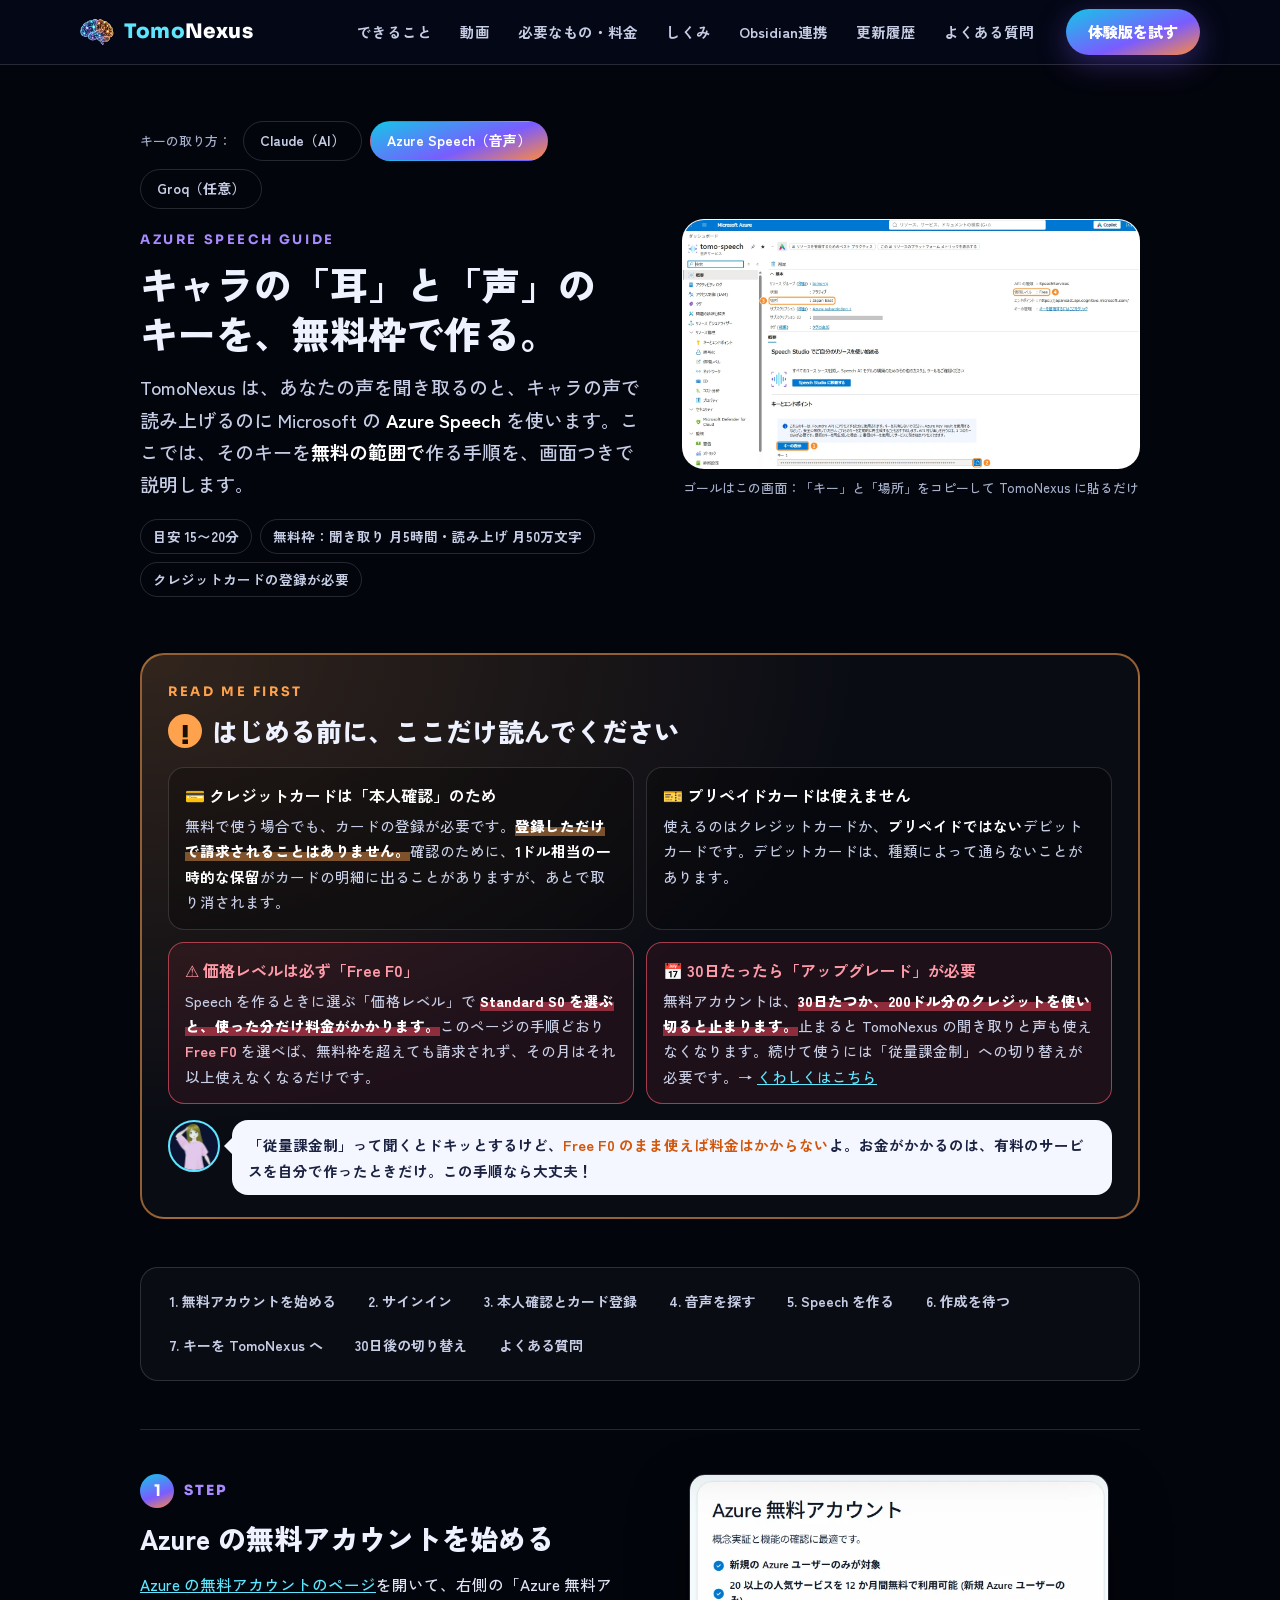
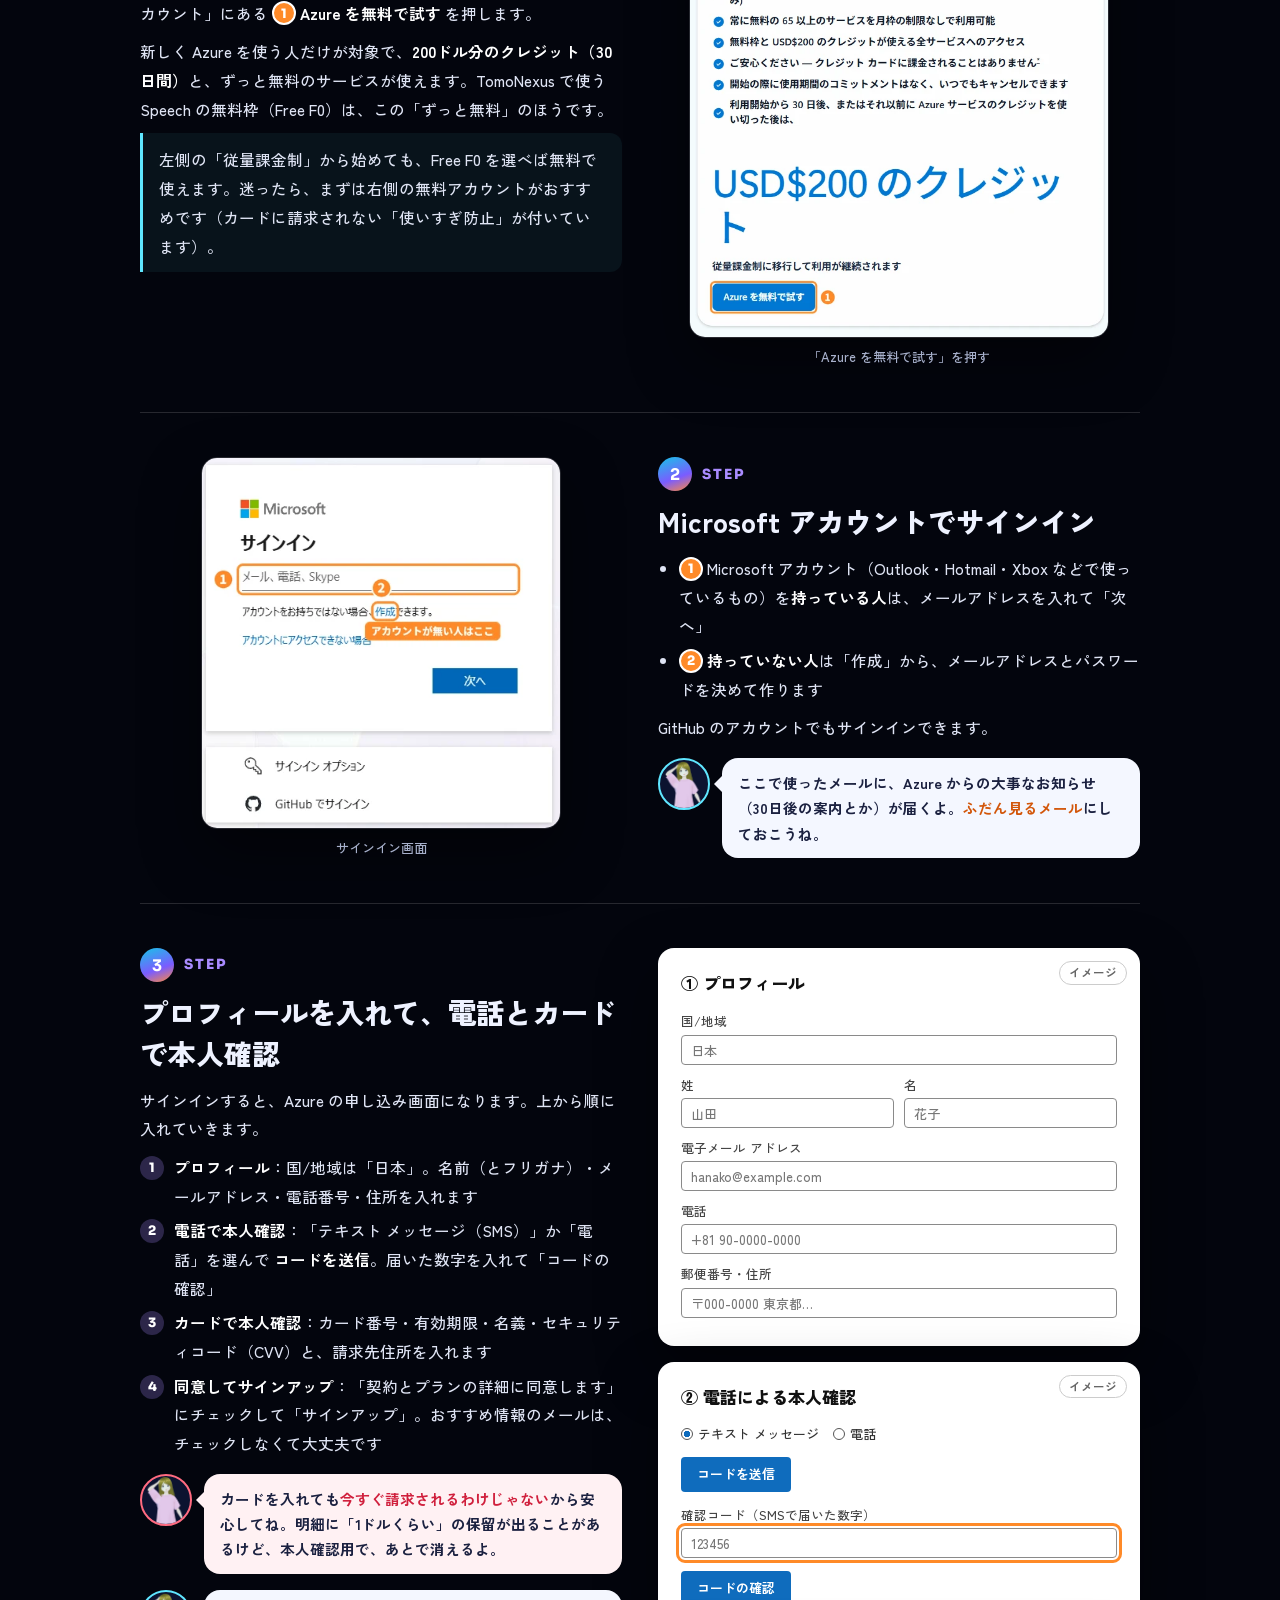
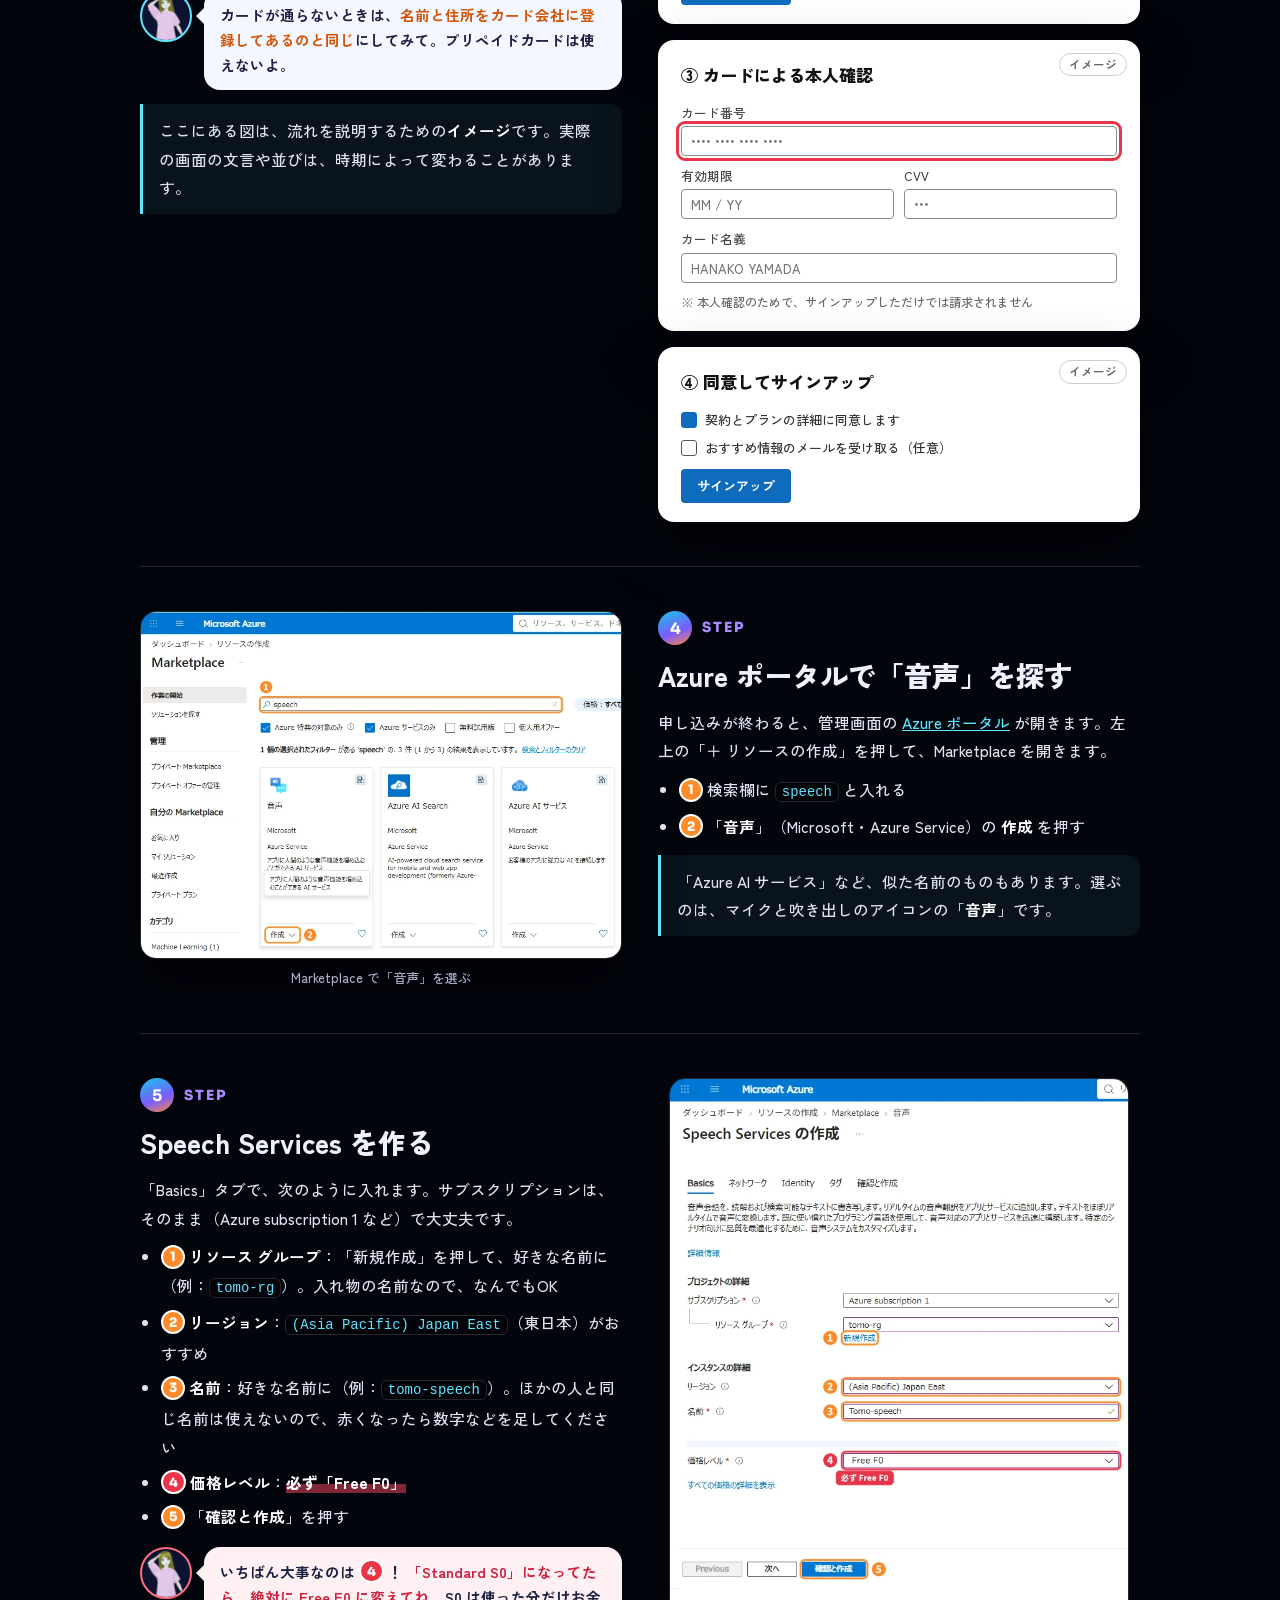
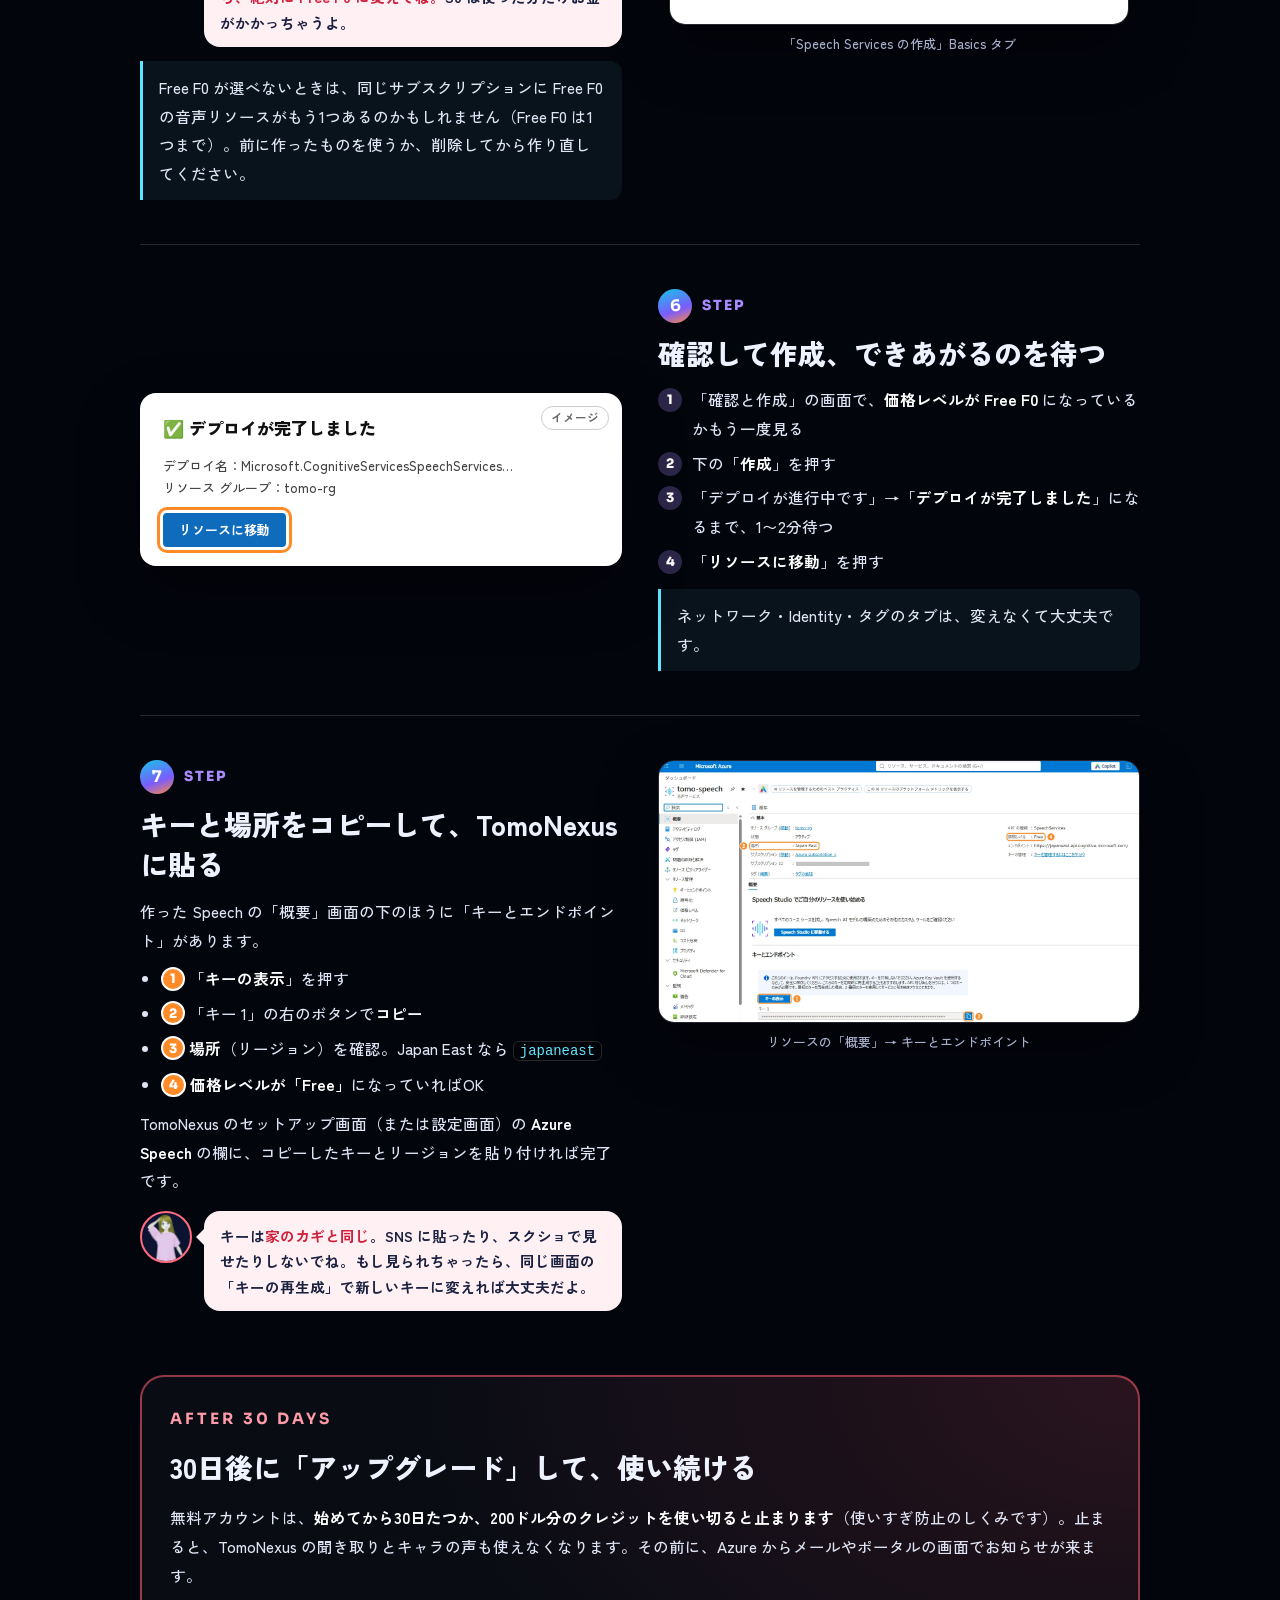
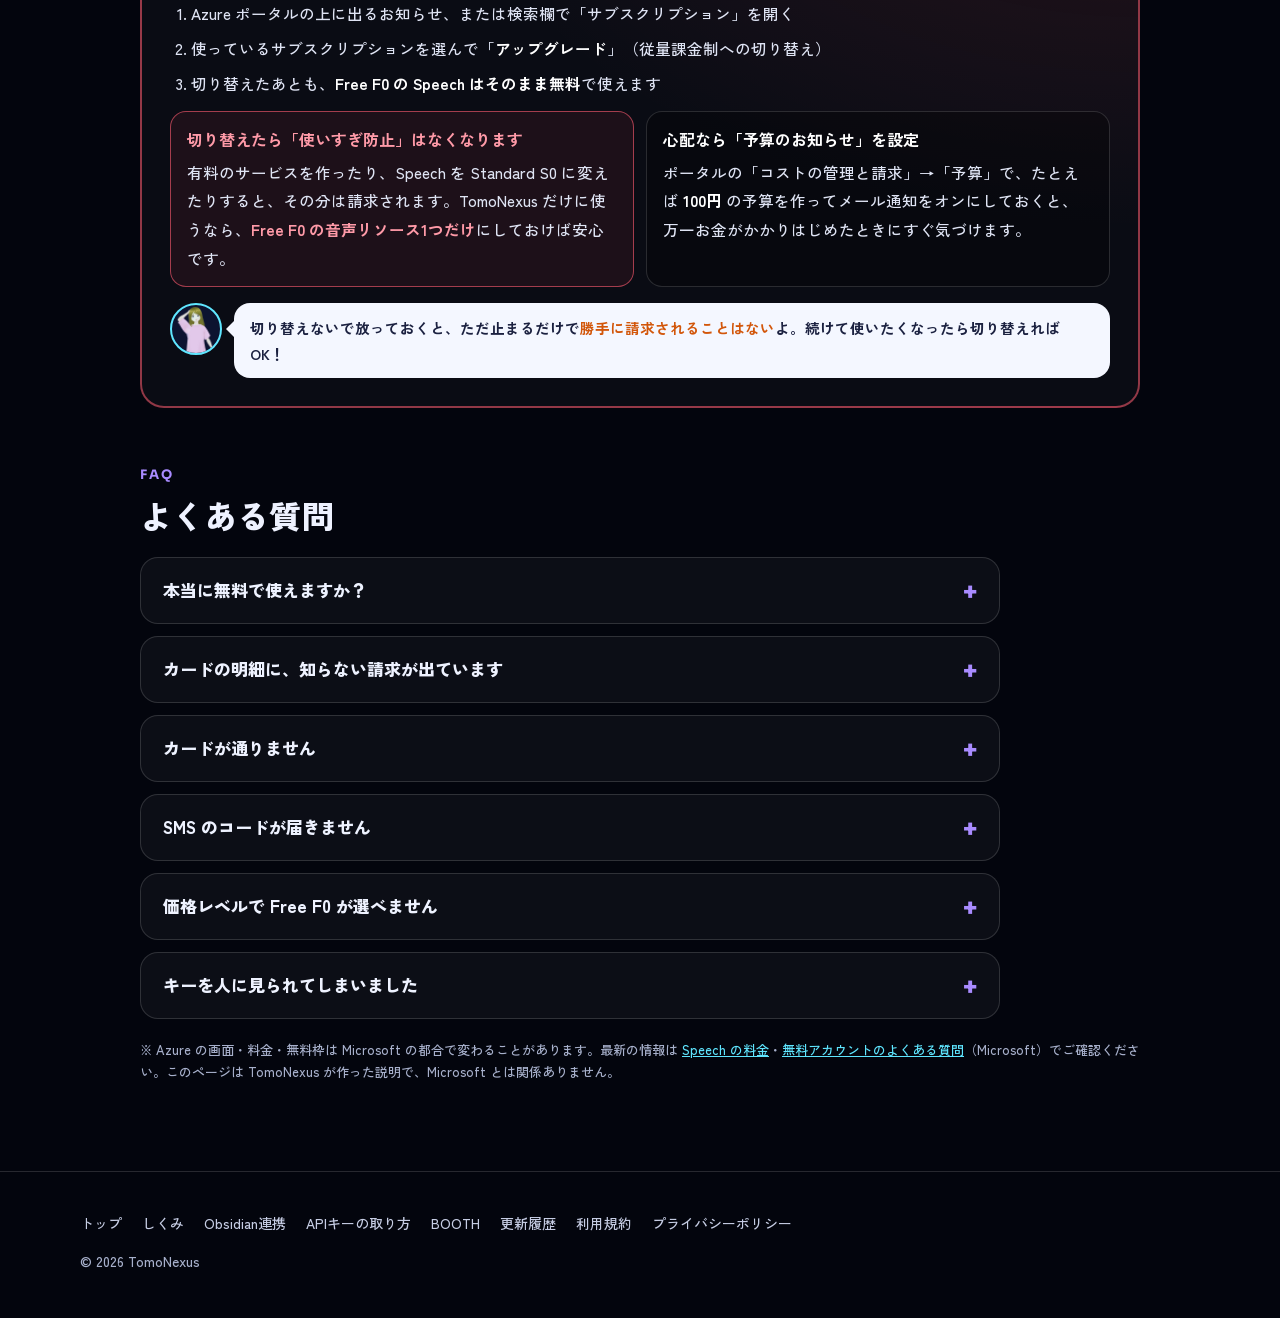
<file: azure.html>
<!doctype html>
<html lang="ja">
<head>
<meta charset="utf-8">
<meta name="viewport" content="width=device-width, initial-scale=1">
<title>Azure Speech のキーの取り方 — TomoNexus</title>
<meta name="description" content="TomoNexus で使う Azure Speech のキーを、無料枠で作る手順。クレジットカード登録の注意点、30日後の切り替え、キーのコピーまで画面つきで説明します。">
<meta name="theme-color" content="#060918">
<link rel="icon" type="image/png" href="assets/img/icon.png">
<link rel="apple-touch-icon" href="assets/img/apple-touch-icon.png">
<link rel="preconnect" href="https://fonts.googleapis.com">
<link rel="preconnect" href="https://fonts.gstatic.com" crossorigin>
<link rel="stylesheet" href="https://fonts.googleapis.com/css2?family=Zen+Kaku+Gothic+New:wght@500;700;900&family=Sora:wght@500;700;800&display=swap">
<link rel="stylesheet" href="assets/css/style.css">
</head>
<body>
<header class="site-header">
  <div class="wrap">
    <a class="brand" href="./"><img src="assets/img/icon.png" alt=""><span><span class="t">Tomo</span><span class="n">Nexus</span></span></a>
    <nav class="nav" aria-label="メインメニュー">
      <a href="./#features">できること</a>
      <a href="./#movie">動画</a>
      <a href="./#requirements">必要なもの・料金</a>
      <a href="shikumi.html">しくみ</a>
      <a href="obsidian.html">Obsidian連携</a>
      <a href="history.html">更新履歴</a>
      <a href="./#faq">よくある質問</a>
    </nav>
    <a class="btn btn-primary" data-booth href="./#download"><span data-booth-label>体験版を試す</span></a>
    <button class="menu-btn" aria-label="メニュー" aria-expanded="false">☰</button>
  </div>
</header>
<main class="guide">

<section class="g-hero">
  <div>
    <nav class="key-tabs" aria-label="キーの取り方"><span>キーの取り方：</span><a href="claude.html">Claude（AI）</a><a href="azure.html" aria-current="page">Azure Speech（音声）</a><a href="groq.html">Groq（任意）</a></nav>
    <p class="eyebrow">Azure Speech guide</p>
    <h1><span class="nb">キャラの「耳」と「声」の</span><span class="nb">キーを、無料枠で作る。</span></h1>
    <p class="lead">TomoNexus は、あなたの声を聞き取るのと、キャラの声で読み上げるのに Microsoft の <b>Azure Speech</b> を使います。ここでは、そのキーを<b>無料の範囲で</b>作る手順を、画面つきで説明します。</p>
    <div class="g-pills"><span>目安 15〜20分</span><span>無料枠：聞き取り 月5時間・読み上げ 月50万文字</span><span>クレジットカードの登録が必要</span></div>
  </div>
  <figure>
    <a href="assets/img/azure/05-keys.webp" target="_blank" rel="noopener" title="大きく表示"><img src="assets/img/azure/05-keys.webp" alt="完成した Speech リソースの概要画面。キーの表示ボタンとキー1のコピーボタン" width="1514" height="824"></a>
    <figcaption>ゴールはこの画面：「キー」と「場所」をコピーして TomoNexus に貼るだけ</figcaption>
  </figure>
</section>

<section class="az-alert" aria-labelledby="az-first">
  <p class="eyebrow" style="color:var(--orange)">Read me first</p>
  <h2 id="az-first"><span class="ic">!</span>はじめる前に、ここだけ読んでください</h2>
  <div class="az-grid">
    <div class="az-card">
      <b>💳 クレジットカードは「本人確認」のため</b>
      <p>無料で使う場合でも、カードの登録が必要です。<span class="hl">登録しただけで請求されることはありません。</span>確認のために、<b>1ドル相当の一時的な保留</b>がカードの明細に出ることがありますが、あとで取り消されます。</p>
    </div>
    <div class="az-card">
      <b>🎫 プリペイドカードは使えません</b>
      <p>使えるのはクレジットカードか、<b>プリペイドではない</b>デビットカードです。デビットカードは、種類によって通らないことがあります。</p>
    </div>
    <div class="az-card warn">
      <b>⚠ 価格レベルは必ず「Free F0」</b>
      <p>Speech を作るときに選ぶ「価格レベル」で <span class="hl red">Standard S0 を選ぶと、使った分だけ料金がかかります。</span>このページの手順どおり <b>Free F0</b> を選べば、無料枠を超えても請求されず、その月はそれ以上使えなくなるだけです。</p>
    </div>
    <div class="az-card warn">
      <b>📅 30日たったら「アップグレード」が必要</b>
      <p>無料アカウントは、<span class="hl red">30日たつか、200ドル分のクレジットを使い切ると止まります。</span>止まると TomoNexus の聞き取りと声も使えなくなります。続けて使うには「従量課金制」への切り替えが必要です。→ <a href="#az30">くわしくはこちら</a></p>
    </div>
  </div>
  <div class="tip">
    <img src="assets/img/tomo.webp" alt="Tomo" width="52" height="52">
    <p class="bubble">「従量課金制」って聞くとドキッとするけど、<b>Free F0 のまま使えば料金はかからない</b>よ。お金がかかるのは、有料のサービスを自分で作ったときだけ。この手順なら大丈夫！</p>
  </div>
</section>

<nav class="g-toc" aria-label="このページの内容">
  <a href="#s1">1. 無料アカウントを始める</a><a href="#s2">2. サインイン</a><a href="#s3">3. 本人確認とカード登録</a><a href="#s4">4. 音声を探す</a><a href="#s5">5. Speech を作る</a><a href="#s6">6. 作成を待つ</a><a href="#s7">7. キーを TomoNexus へ</a><a href="#az30">30日後の切り替え</a><a href="#azfaq">よくある質問</a>
</nav>

<section class="g-step" id="s1">
  <div class="g-text">
    <span class="g-num"><b>1</b>STEP</span>
    <h2>Azure の無料アカウントを始める</h2>
    <p><a href="https://azure.microsoft.com/ja-jp/free/" target="_blank" rel="noopener">Azure の無料アカウントのページ</a>を開いて、右側の「Azure 無料アカウント」にある <span class="mk">1</span><b>Azure を無料で試す</b> を押します。</p>
    <p>新しく Azure を使う人だけが対象で、<b>200ドル分のクレジット（30日間）</b>と、ずっと無料のサービスが使えます。TomoNexus で使う Speech の無料枠（Free F0）は、この「ずっと無料」のほうです。</p>
    <p class="g-note">左側の「従量課金制」から始めても、Free F0 を選べば無料で使えます。迷ったら、まずは右側の無料アカウントがおすすめです（カードに請求されない「使いすぎ防止」が付いています）。</p>
  </div>
  <figure class="g-shot narrow" style="max-width:420px">
    <a href="assets/img/azure/00-start.webp" target="_blank" rel="noopener" title="大きく表示"><img src="assets/img/azure/00-start.webp" alt="Azure 無料アカウントの説明と「Azure を無料で試す」ボタン" loading="lazy" width="671" height="743"></a>
    <figcaption>「Azure を無料で試す」を押す</figcaption>
  </figure>
</section>

<section class="g-step flip" id="s2">
  <div class="g-text">
    <span class="g-num"><b>2</b>STEP</span>
    <h2>Microsoft アカウントでサインイン</h2>
    <ul>
      <li><span class="mk">1</span>Microsoft アカウント（Outlook・Hotmail・Xbox などで使っているもの）を<b>持っている人</b>は、メールアドレスを入れて「次へ」</li>
      <li><span class="mk">2</span><b>持っていない人</b>は「作成」から、メールアドレスとパスワードを決めて作ります</li>
    </ul>
    <p>GitHub のアカウントでもサインインできます。</p>
    <div class="tip">
      <img src="assets/img/tomo.webp" alt="Tomo" width="52" height="52">
      <p class="bubble">ここで使ったメールに、Azure からの大事なお知らせ（30日後の案内とか）が届くよ。<b>ふだん見るメール</b>にしておこうね。</p>
    </div>
  </div>
  <figure class="g-shot narrow">
    <a href="assets/img/azure/01-signin.webp" target="_blank" rel="noopener" title="大きく表示"><img src="assets/img/azure/01-signin.webp" alt="Microsoft のサインイン画面。メールアドレスの欄と、アカウントの作成リンク" loading="lazy" width="455" height="470"></a>
    <figcaption>サインイン画面</figcaption>
  </figure>
</section>

<section class="g-step" id="s3">
  <div class="g-text">
    <span class="g-num"><b>3</b>STEP</span>
    <h2>プロフィールを入れて、電話とカードで本人確認</h2>
    <p>サインインすると、Azure の申し込み画面になります。上から順に入れていきます。</p>
    <ol class="az-steps">
      <li><b>プロフィール</b>：国/地域は「日本」。名前（とフリガナ）・メールアドレス・電話番号・住所を入れます</li>
      <li><b>電話で本人確認</b>：「テキスト メッセージ（SMS）」か「電話」を選んで <b>コードを送信</b>。届いた数字を入れて「コードの確認」</li>
      <li><b>カードで本人確認</b>：カード番号・有効期限・名義・セキュリティコード（CVV）と、請求先住所を入れます</li>
      <li><b>同意してサインアップ</b>：「契約とプランの詳細に同意します」にチェックして「サインアップ」。おすすめ情報のメールは、チェックしなくて大丈夫です</li>
    </ol>
    <div class="tip warn">
      <img src="assets/img/tomo.webp" alt="Tomo" width="52" height="52">
      <p class="bubble">カードを入れても<b>今すぐ請求されるわけじゃない</b>から安心してね。明細に「1ドルくらい」の保留が出ることがあるけど、本人確認用で、あとで消えるよ。</p>
    </div>
    <div class="tip">
      <img src="assets/img/tomo.webp" alt="Tomo" width="52" height="52">
      <p class="bubble">カードが通らないときは、<b>名前と住所をカード会社に登録してあるのと同じ</b>にしてみて。プリペイドカードは使えないよ。</p>
    </div>
    <p class="g-note">ここにある図は、流れを説明するための<b>イメージ</b>です。実際の画面の文言や並びは、時期によって変わることがあります。</p>
  </div>
  <div>
    <div class="mock" role="img" aria-label="プロフィール入力のイメージ図">
      <span class="mtag">イメージ</span>
      <div class="mt">① プロフィール</div>
      <div class="f"><label>国/地域</label><div class="in">日本</div></div>
      <div class="row2"><div class="f"><label>姓</label><div class="in">山田</div></div><div class="f"><label>名</label><div class="in">花子</div></div></div>
      <div class="f"><label>電子メール アドレス</label><div class="in">hanako@example.com</div></div>
      <div class="f"><label>電話</label><div class="in">+81 90-0000-0000</div></div>
      <div class="f"><label>郵便番号・住所</label><div class="in">〒000-0000 東京都…</div></div>
    </div>
    <div class="mock" role="img" aria-label="電話による本人確認のイメージ図">
      <span class="mtag">イメージ</span>
      <div class="mt">② 電話による本人確認</div>
      <div class="opt"><span class="on">テキスト メッセージ</span><span>電話</span></div>
      <span class="btnm">コードを送信</span>
      <div class="f hit" style="margin-top:12px"><label>確認コード（SMSで届いた数字）</label><div class="in">123456</div></div>
      <span class="btnm">コードの確認</span>
    </div>
    <div class="mock" role="img" aria-label="カードによる本人確認のイメージ図">
      <span class="mtag">イメージ</span>
      <div class="mt">③ カードによる本人確認</div>
      <div class="f red"><label>カード番号</label><div class="in">•••• •••• •••• ••••</div></div>
      <div class="row2"><div class="f"><label>有効期限</label><div class="in">MM / YY</div></div><div class="f"><label>CVV</label><div class="in">•••</div></div></div>
      <div class="f"><label>カード名義</label><div class="in">HANAKO YAMADA</div></div>
      <p class="note">※ 本人確認のためで、サインアップしただけでは請求されません</p>
    </div>
    <div class="mock" role="img" aria-label="同意とサインアップのイメージ図">
      <span class="mtag">イメージ</span>
      <div class="mt">④ 同意してサインアップ</div>
      <div class="chk"><i class="on"></i><span>契約とプランの詳細に同意します</span></div>
      <div class="chk"><i></i><span>おすすめ情報のメールを受け取る（任意）</span></div>
      <span class="btnm">サインアップ</span>
    </div>
  </div>
</section>

<section class="g-step flip" id="s4">
  <div class="g-text">
    <span class="g-num"><b>4</b>STEP</span>
    <h2>Azure ポータルで「音声」を探す</h2>
    <p>申し込みが終わると、管理画面の <a href="https://portal.azure.com/" target="_blank" rel="noopener">Azure ポータル</a> が開きます。左上の「＋ リソースの作成」を押して、Marketplace を開きます。</p>
    <ul>
      <li><span class="mk">1</span>検索欄に <code>speech</code> と入れる</li>
      <li><span class="mk">2</span>「<b>音声</b>」（Microsoft・Azure Service）の <b>作成</b> を押す</li>
    </ul>
    <p class="g-note">「Azure AI サービス」など、似た名前のものもあります。選ぶのは、マイクと吹き出しのアイコンの「<b>音声</b>」です。</p>
  </div>
  <figure class="g-shot">
    <a href="assets/img/azure/02-market.webp" target="_blank" rel="noopener" title="大きく表示"><img src="assets/img/azure/02-market.webp" alt="Marketplace で speech を検索し、音声の作成ボタンを押すところ" loading="lazy" width="883" height="637"></a>
    <figcaption>Marketplace で「音声」を選ぶ</figcaption>
  </figure>
</section>

<section class="g-step" id="s5">
  <div class="g-text">
    <span class="g-num"><b>5</b>STEP</span>
    <h2>Speech Services を作る</h2>
    <p>「Basics」タブで、次のように入れます。サブスクリプションは、そのまま（Azure subscription 1 など）で大丈夫です。</p>
    <ul>
      <li><span class="mk">1</span><b>リソース グループ</b>：「新規作成」を押して、好きな名前に（例：<code>tomo-rg</code>）。入れ物の名前なので、なんでもOK</li>
      <li><span class="mk">2</span><b>リージョン</b>：<code>(Asia Pacific) Japan East</code>（東日本）がおすすめ</li>
      <li><span class="mk">3</span><b>名前</b>：好きな名前に（例：<code>tomo-speech</code>）。ほかの人と同じ名前は使えないので、赤くなったら数字などを足してください</li>
      <li><span class="mk red">4</span><b>価格レベル</b>：<span class="hl red">必ず「Free F0」</span></li>
      <li><span class="mk">5</span>「<b>確認と作成</b>」を押す</li>
    </ul>
    <div class="tip warn">
      <img src="assets/img/tomo.webp" alt="Tomo" width="52" height="52">
      <p class="bubble">いちばん大事なのは <span class="mk red">4</span>！ <b>「Standard S0」になってたら、絶対に Free F0 に変えてね。</b>S0 は使った分だけお金がかかっちゃうよ。</p>
    </div>
    <p class="g-note">Free F0 が選べないときは、同じサブスクリプションに Free F0 の音声リソースがもう1つあるのかもしれません（Free F0 は1つまで）。前に作ったものを使うか、削除してから作り直してください。</p>
  </div>
  <figure class="g-shot narrow" style="max-width:460px">
    <a href="assets/img/azure/03-create.webp" target="_blank" rel="noopener" title="大きく表示"><img src="assets/img/azure/03-create.webp" alt="Speech Services の作成画面。リソースグループ、リージョン Japan East、名前、価格レベル Free F0、確認と作成ボタン" loading="lazy" width="735" height="874"></a>
    <figcaption>「Speech Services の作成」Basics タブ</figcaption>
  </figure>
</section>

<section class="g-step flip" id="s6">
  <div class="g-text">
    <span class="g-num"><b>6</b>STEP</span>
    <h2>確認して作成、できあがるのを待つ</h2>
    <ol class="az-steps">
      <li>「確認と作成」の画面で、<b>価格レベルが Free F0</b> になっているかもう一度見る</li>
      <li>下の「<b>作成</b>」を押す</li>
      <li>「デプロイが進行中です」→「<b>デプロイが完了しました</b>」になるまで、1〜2分待つ</li>
      <li>「<b>リソースに移動</b>」を押す</li>
    </ol>
    <p class="g-note">ネットワーク・Identity・タグのタブは、変えなくて大丈夫です。</p>
  </div>
  <div class="mock" role="img" aria-label="デプロイ完了画面のイメージ図" style="align-self:center">
    <span class="mtag">イメージ</span>
    <div class="mt">✅ デプロイが完了しました</div>
    <p style="font-size:13px;color:#444;margin-bottom:10px">デプロイ名：Microsoft.CognitiveServicesSpeechServices…<br>リソース グループ：tomo-rg</p>
    <span class="btnm" style="outline:3px solid #ff8a28;outline-offset:3px">リソースに移動</span>
  </div>
</section>

<section class="g-step" id="s7">
  <div class="g-text">
    <span class="g-num"><b>7</b>STEP</span>
    <h2>キーと場所をコピーして、TomoNexus に貼る</h2>
    <p>作った Speech の「概要」画面の下のほうに「キーとエンドポイント」があります。</p>
    <ul>
      <li><span class="mk">1</span>「<b>キーの表示</b>」を押す</li>
      <li><span class="mk">2</span>「キー 1」の右のボタンで<b>コピー</b></li>
      <li><span class="mk">3</span><b>場所</b>（リージョン）を確認。Japan East なら <code>japaneast</code></li>
      <li><span class="mk">4</span><b>価格レベルが「Free」</b>になっていればOK</li>
    </ul>
    <p>TomoNexus のセットアップ画面（または設定画面）の <b>Azure Speech</b> の欄に、コピーしたキーとリージョンを貼り付ければ完了です。</p>
    <div class="tip warn">
      <img src="assets/img/tomo.webp" alt="Tomo" width="52" height="52">
      <p class="bubble">キーは<b>家のカギと同じ</b>。SNS に貼ったり、スクショで見せたりしないでね。もし見られちゃったら、同じ画面の「キーの再生成」で新しいキーに変えれば大丈夫だよ。</p>
    </div>
  </div>
  <figure class="g-shot">
    <a href="assets/img/azure/05-keys.webp" target="_blank" rel="noopener" title="大きく表示"><img src="assets/img/azure/05-keys.webp" alt="Speech リソースの概要画面。キーの表示、キー1のコピー、場所 Japan East、価格レベル Free" loading="lazy" width="1514" height="824"></a>
    <figcaption>リソースの「概要」→ キーとエンドポイント</figcaption>
  </figure>
</section>

<section class="az-30" id="az30">
  <p class="eyebrow" style="color:#ff9aa8">After 30 days</p>
  <h2>30日後に「アップグレード」して、使い続ける</h2>
  <p>無料アカウントは、<b>始めてから30日たつか、200ドル分のクレジットを使い切ると止まります</b>（使いすぎ防止のしくみです）。止まると、TomoNexus の聞き取りとキャラの声も使えなくなります。その前に、Azure からメールやポータルの画面でお知らせが来ます。</p>
  <ol>
    <li>Azure ポータルの上に出るお知らせ、または検索欄で「サブスクリプション」を開く</li>
    <li>使っているサブスクリプションを選んで「<b>アップグレード</b>」（従量課金制への切り替え）</li>
    <li>切り替えたあとも、<b>Free F0 の Speech はそのまま無料</b>で使えます</li>
  </ol>
  <div class="az-grid" style="margin-top:14px">
    <div class="az-card warn">
      <b>切り替えたら「使いすぎ防止」はなくなります</b>
      <p>有料のサービスを作ったり、Speech を Standard S0 に変えたりすると、その分は請求されます。TomoNexus だけに使うなら、<b>Free F0 の音声リソース1つだけ</b>にしておけば安心です。</p>
    </div>
    <div class="az-card">
      <b>心配なら「予算のお知らせ」を設定</b>
      <p>ポータルの「コストの管理と請求」→「予算」で、たとえば <b>100円</b> の予算を作ってメール通知をオンにしておくと、万一お金がかかりはじめたときにすぐ気づけます。</p>
    </div>
  </div>
  <div class="tip">
    <img src="assets/img/tomo.webp" alt="Tomo" width="52" height="52">
    <p class="bubble">切り替えないで放っておくと、ただ止まるだけで<b>勝手に請求されることはない</b>よ。続けて使いたくなったら切り替えればOK！</p>
  </div>
</section>

<section id="azfaq" style="margin-top:56px">
  <p class="eyebrow">FAQ</p>
  <h2 class="h2" style="font-size:clamp(24px,3.4vw,32px);margin:8px 0 20px">よくある質問</h2>
  <div class="faq">
    <details><summary>本当に無料で使えますか？</summary><div class="a">
      <p>価格レベルを <b>Free F0</b> にしていれば、聞き取りは月5時間、読み上げは月50万文字まで無料です。超えても請求はされず、その月はそれ以上使えなくなります（翌月にまた使えるようになります）。</p>
      <p>聞き取りの5時間を超えそうな月は、聞き取りの予備として Groq のキー（無料）を入れておくのがおすすめです。</p>
    </div></details>
    <details><summary>カードの明細に、知らない請求が出ています</summary><div class="a">
      <p>申し込みのときの本人確認で、1ドル相当の一時的な保留が出ることがあります。これはあとで取り消されます。保留ではない請求が続く場合は、Azure ポータルの「コストの管理と請求」で、有料のリソースがないか確認してください。</p>
    </div></details>
    <details><summary>カードが通りません</summary><div class="a">
      <p>プリペイドカードは使えません。デビットカードは、種類によって通らないことがあります。名前と住所を、カード会社に登録しているのと同じにして、もう一度試してください。</p>
    </div></details>
    <details><summary>SMS のコードが届きません</summary><div class="a">
      <p>電話番号の国番号が「+81（日本）」になっているか確認してください。届かないときは、確認の方法を「電話」に変えると、音声でコードを教えてもらえます。</p>
    </div></details>
    <details><summary>価格レベルで Free F0 が選べません</summary><div class="a">
      <p>Free F0 の音声リソースは、1つのサブスクリプションに1つまでです。前に作ったものがあれば、そのキーを使ってください。</p>
    </div></details>
    <details><summary>キーを人に見られてしまいました</summary><div class="a">
      <p>Speech の「キーとエンドポイント」で <b>キーの再生成</b> をすると、古いキーは使えなくなります。新しいキーを TomoNexus に貼り直してください。</p>
    </div></details>
  </div>
  <p style="margin-top:20px;color:var(--mute);font-size:13px">※ Azure の画面・料金・無料枠は Microsoft の都合で変わることがあります。最新の情報は <a href="https://azure.microsoft.com/ja-jp/pricing/details/speech/" target="_blank" rel="noopener">Speech の料金</a>・<a href="https://azure.microsoft.com/ja-jp/free/free-account-faq/" target="_blank" rel="noopener">無料アカウントのよくある質問</a>（Microsoft）でご確認ください。このページは TomoNexus が作った説明で、Microsoft とは関係ありません。</p>
</section>

</main>
<footer class="site-footer">
  <div class="wrap">
    <div class="foot-links"><a href="./">トップ</a><a href="shikumi.html">しくみ</a><a href="obsidian.html">Obsidian連携</a><a href="claude.html">APIキーの取り方</a><a href="https://jinaxion.booth.pm/items/9001516" target="_blank" rel="noopener">BOOTH</a><a href="history.html">更新履歴</a><a href="terms.html">利用規約</a><a href="privacy.html">プライバシーポリシー</a></div>
    <p>© <span data-year>2026</span> TomoNexus</p>
  </div>
</footer>
<script src="assets/js/main.js"></script>
</body>
</html>
</file>
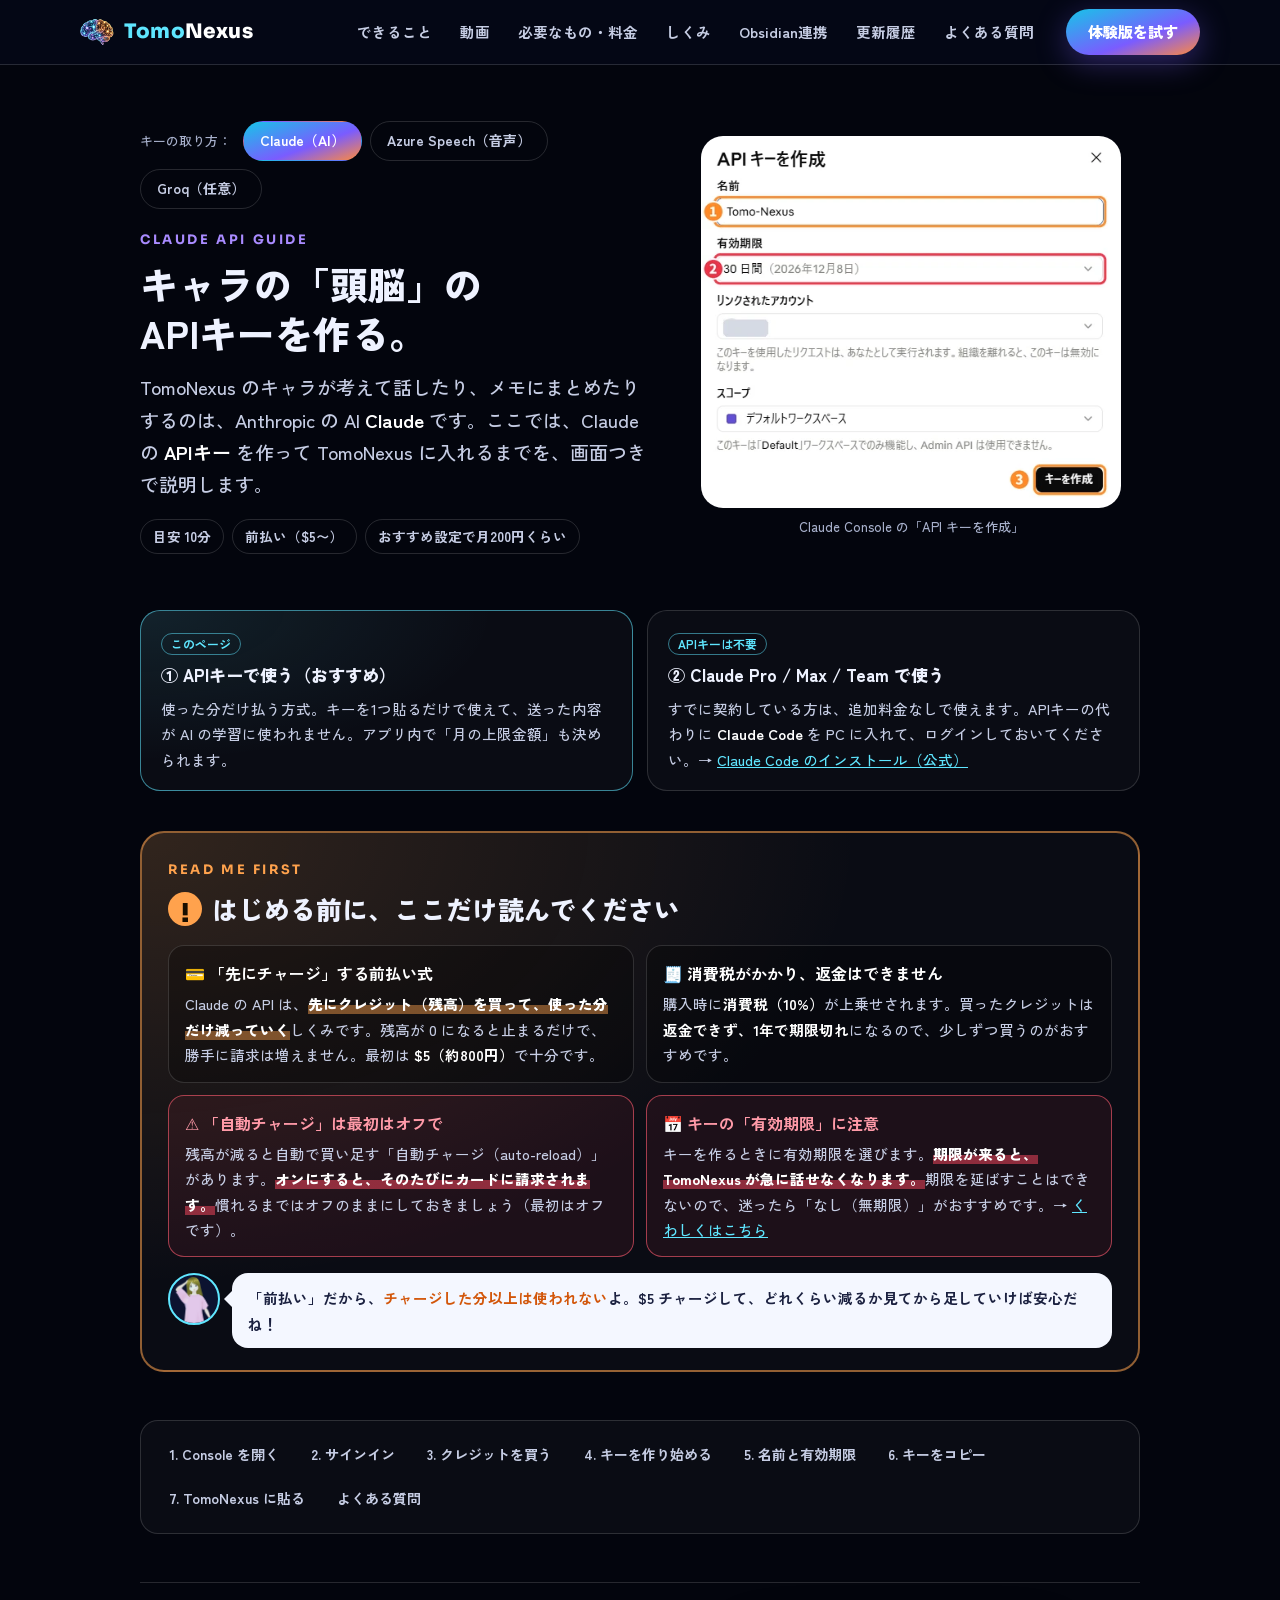
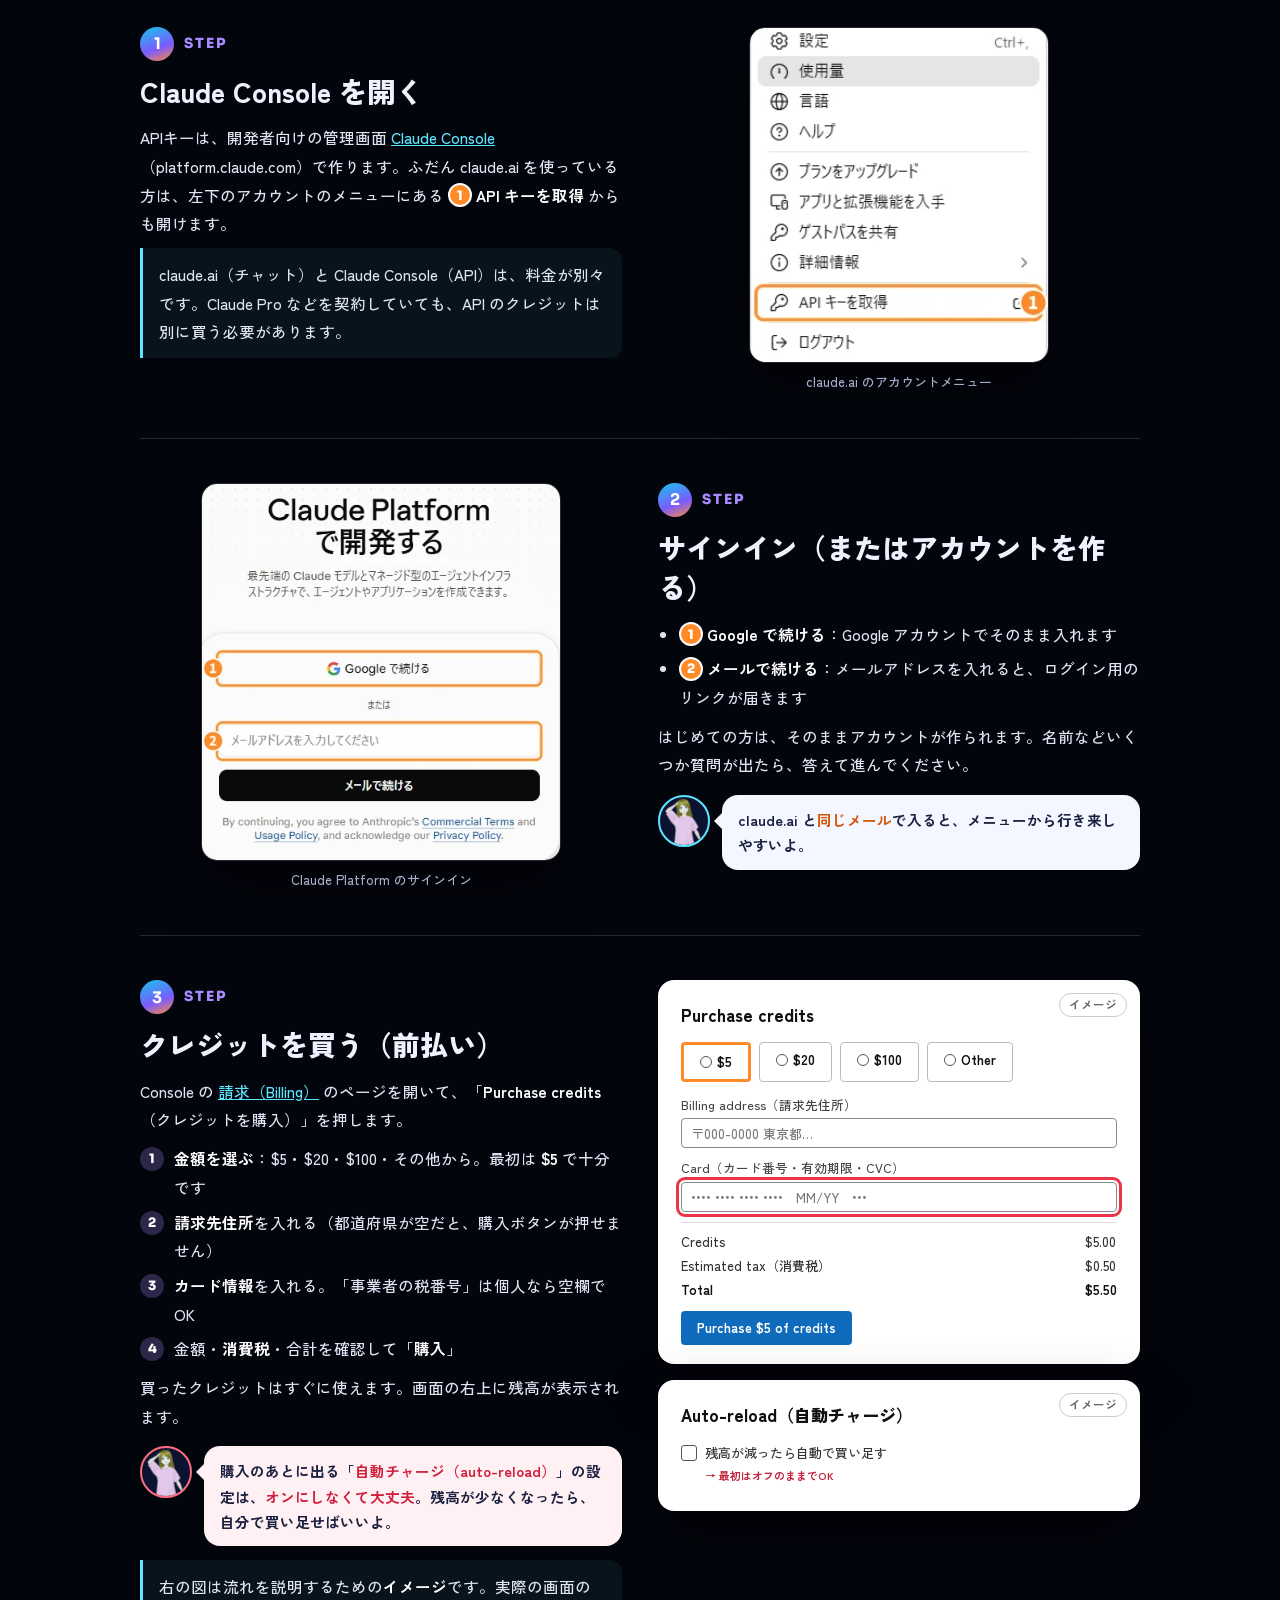
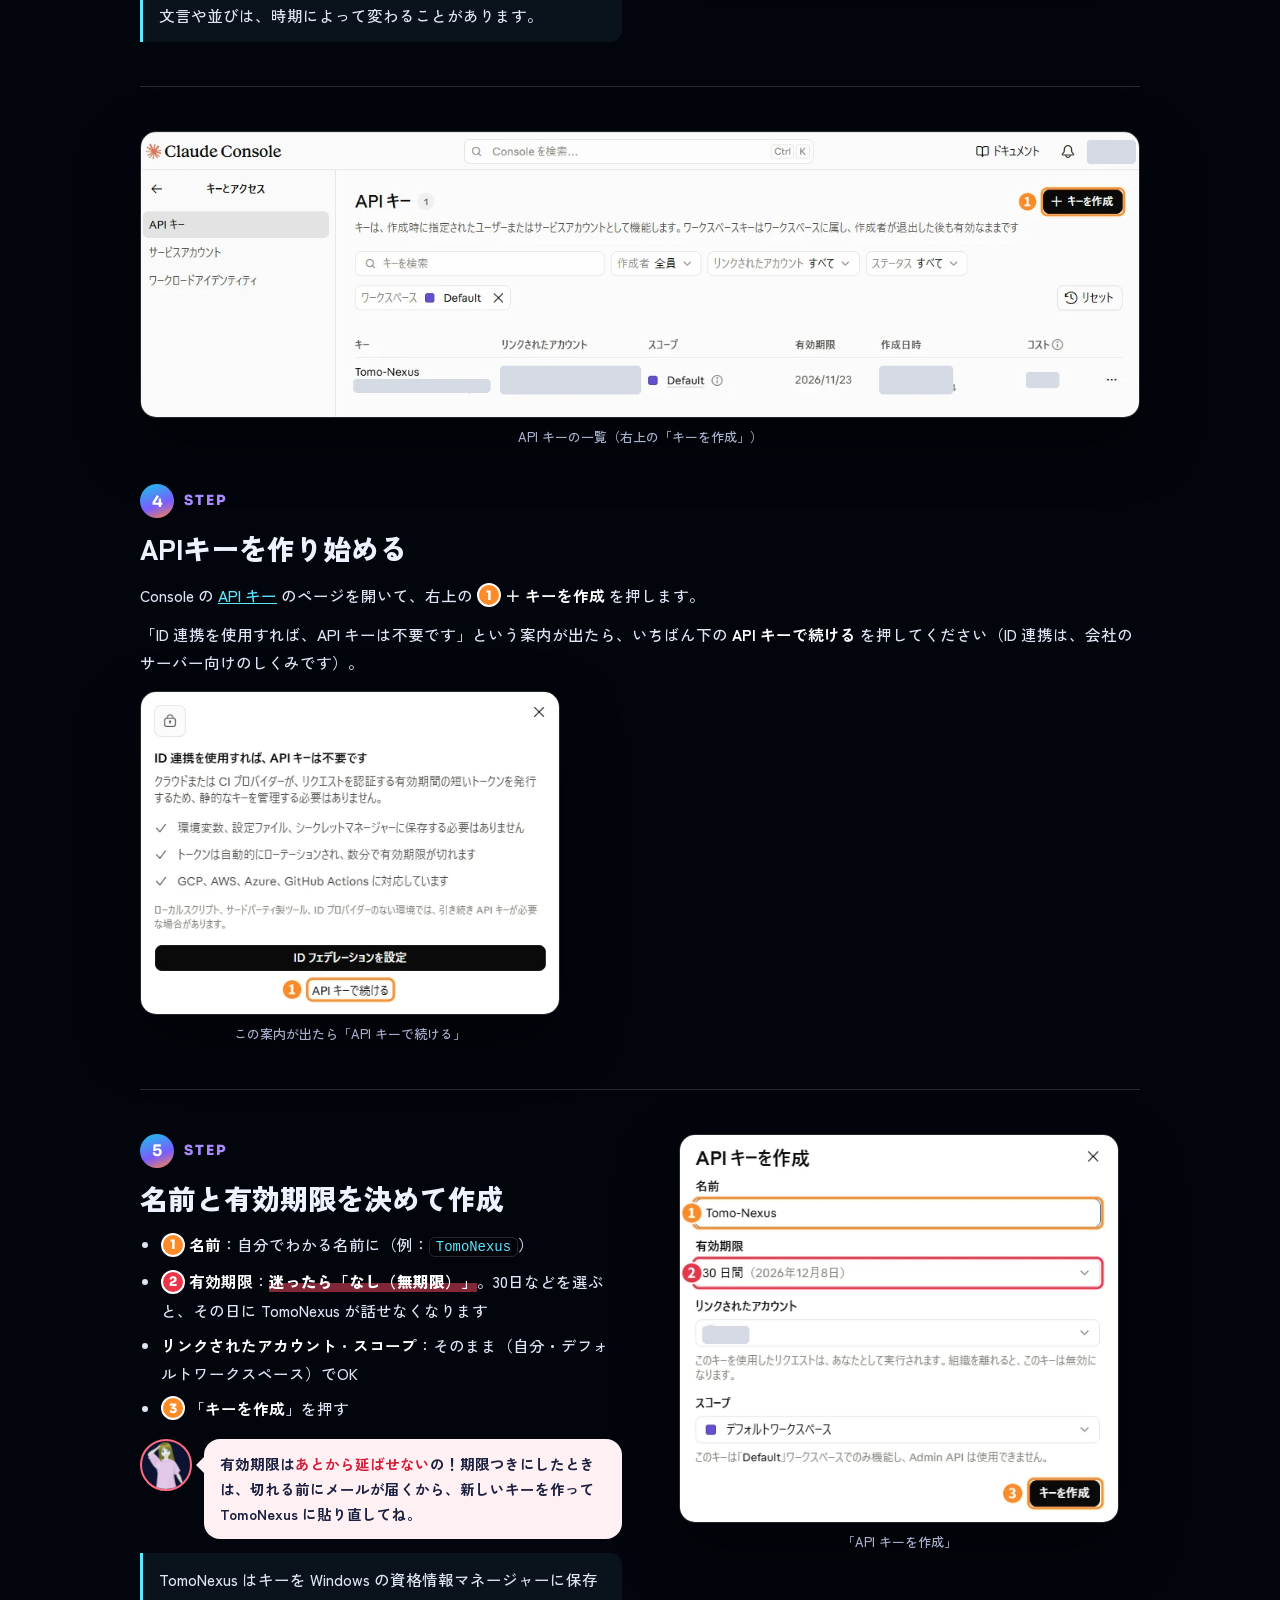
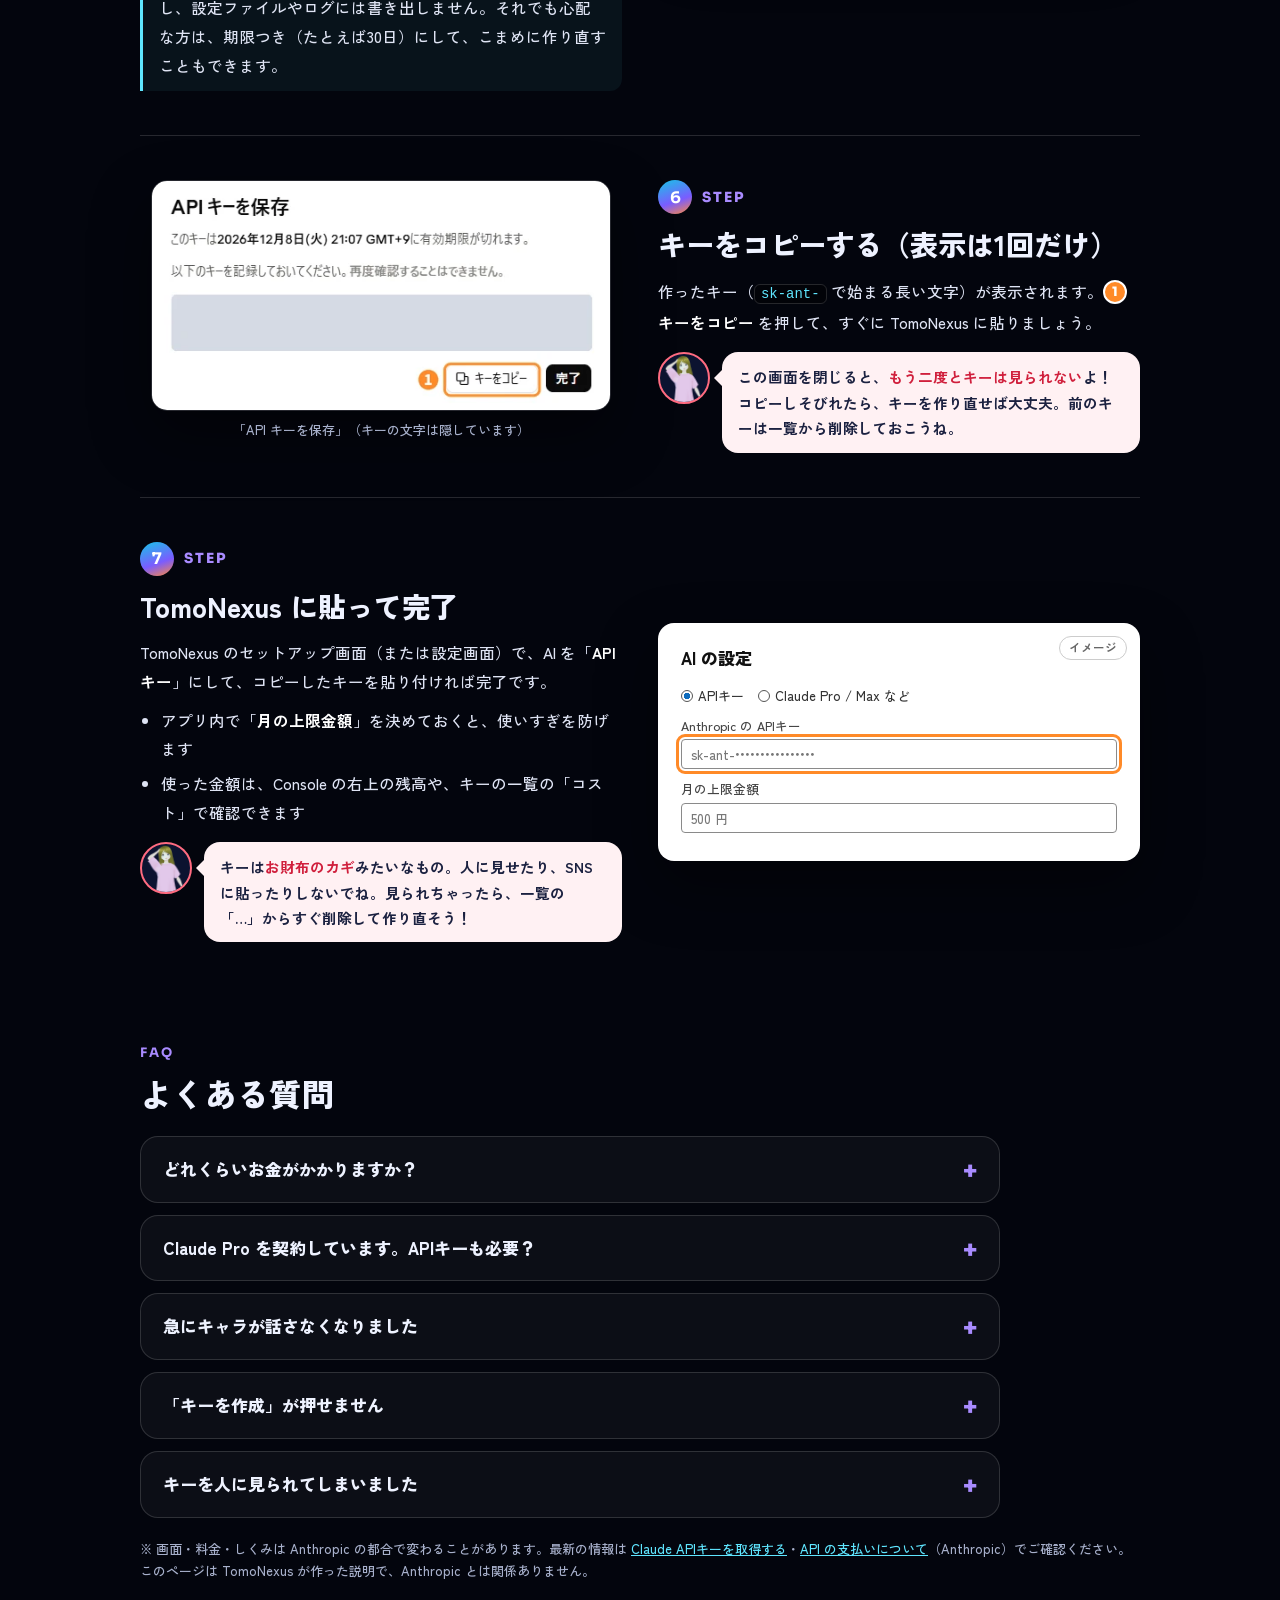
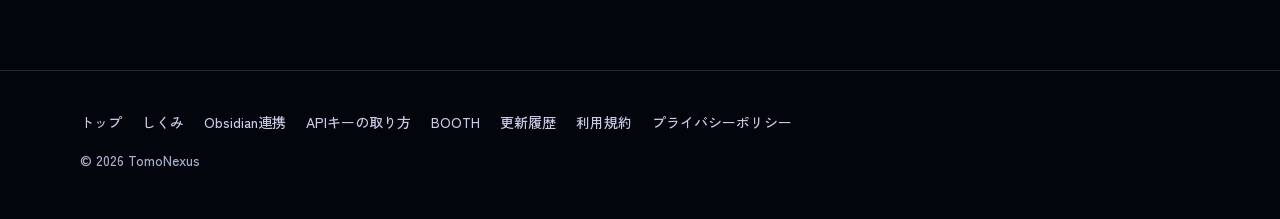
<file: claude.html>
<!doctype html>
<html lang="ja">
<head>
<meta charset="utf-8">
<meta name="viewport" content="width=device-width, initial-scale=1">
<title>Claude の APIキーの取り方 — TomoNexus</title>
<meta name="description" content="TomoNexus で使う Claude（Anthropic）の APIキーを作る手順。クレジットの購入、有効期限の選び方、キーのコピーまで画面つきで説明します。">
<meta name="theme-color" content="#060918">
<link rel="icon" type="image/png" href="assets/img/icon.png">
<link rel="apple-touch-icon" href="assets/img/apple-touch-icon.png">
<link rel="preconnect" href="https://fonts.googleapis.com">
<link rel="preconnect" href="https://fonts.gstatic.com" crossorigin>
<link rel="stylesheet" href="https://fonts.googleapis.com/css2?family=Zen+Kaku+Gothic+New:wght@500;700;900&family=Sora:wght@500;700;800&display=swap">
<link rel="stylesheet" href="assets/css/style.css">
</head>
<body>
<header class="site-header">
  <div class="wrap">
    <a class="brand" href="./"><img src="assets/img/icon.png" alt=""><span><span class="t">Tomo</span><span class="n">Nexus</span></span></a>
    <nav class="nav" aria-label="メインメニュー">
      <a href="./#features">できること</a>
      <a href="./#movie">動画</a>
      <a href="./#requirements">必要なもの・料金</a>
      <a href="shikumi.html">しくみ</a>
      <a href="obsidian.html">Obsidian連携</a>
      <a href="history.html">更新履歴</a>
      <a href="./#faq">よくある質問</a>
    </nav>
    <a class="btn btn-primary" data-booth href="./#download"><span data-booth-label>体験版を試す</span></a>
    <button class="menu-btn" aria-label="メニュー" aria-expanded="false">☰</button>
  </div>
</header>
<main class="guide">

<section class="g-hero">
  <div>
    <nav class="key-tabs" aria-label="キーの取り方"><span>キーの取り方：</span><a href="claude.html" aria-current="page">Claude（AI）</a><a href="azure.html">Azure Speech（音声）</a><a href="groq.html">Groq（任意）</a></nav>
    <p class="eyebrow">Claude API guide</p>
    <h1><span class="nb">キャラの「頭脳」の</span><span class="nb">APIキーを作る。</span></h1>
    <p class="lead">TomoNexus のキャラが考えて話したり、メモにまとめたりするのは、Anthropic の AI <b>Claude</b> です。ここでは、Claude の <b>APIキー</b> を作って TomoNexus に入れるまでを、画面つきで説明します。</p>
    <div class="g-pills"><span>目安 10分</span><span>前払い（$5〜）</span><span>おすすめ設定で月200円くらい</span></div>
  </div>
  <figure>
    <a href="assets/img/claude/04-create.webp" target="_blank" rel="noopener" title="大きく表示"><img src="assets/img/claude/04-create.webp" alt="Claude Console の「API キーを作成」画面" width="511" height="452" style="max-width:420px;margin:0 auto"></a>
    <figcaption>Claude Console の「API キーを作成」</figcaption>
  </figure>
</section>

<div class="az-route">
  <div class="on">
    <small>このページ</small>
    <h3>① APIキーで使う（おすすめ）</h3>
    <p>使った分だけ払う方式。キーを1つ貼るだけで使えて、送った内容が AI の学習に使われません。アプリ内で「月の上限金額」も決められます。</p>
  </div>
  <div>
    <small>APIキーは不要</small>
    <h3>② Claude Pro / Max / Team で使う</h3>
    <p>すでに契約している方は、追加料金なしで使えます。APIキーの代わりに <b>Claude Code</b> を PC に入れて、ログインしておいてください。→ <a href="https://code.claude.com/docs/ja/setup" target="_blank" rel="noopener">Claude Code のインストール（公式）</a></p>
  </div>
</div>

<section class="az-alert" aria-labelledby="cl-first">
  <p class="eyebrow" style="color:var(--orange)">Read me first</p>
  <h2 id="cl-first"><span class="ic">!</span>はじめる前に、ここだけ読んでください</h2>
  <div class="az-grid">
    <div class="az-card">
      <b>💳 「先にチャージ」する前払い式</b>
      <p>Claude の API は、<span class="hl">先にクレジット（残高）を買って、使った分だけ減っていく</span>しくみです。残高が 0 になると止まるだけで、勝手に請求は増えません。最初は <b>$5（約800円）</b>で十分です。</p>
    </div>
    <div class="az-card">
      <b>🧾 消費税がかかり、返金はできません</b>
      <p>購入時に<b>消費税（10%）</b>が上乗せされます。買ったクレジットは<b>返金できず、1年で期限切れ</b>になるので、少しずつ買うのがおすすめです。</p>
    </div>
    <div class="az-card warn">
      <b>⚠ 「自動チャージ」は最初はオフで</b>
      <p>残高が減ると自動で買い足す「自動チャージ（auto-reload）」があります。<span class="hl red">オンにすると、そのたびにカードに請求されます。</span>慣れるまではオフのままにしておきましょう（最初はオフです）。</p>
    </div>
    <div class="az-card warn">
      <b>📅 キーの「有効期限」に注意</b>
      <p>キーを作るときに有効期限を選びます。<span class="hl red">期限が来ると、TomoNexus が急に話せなくなります。</span>期限を延ばすことはできないので、迷ったら「なし（無期限）」がおすすめです。→ <a href="#s5">くわしくはこちら</a></p>
    </div>
  </div>
  <div class="tip">
    <img src="assets/img/tomo.webp" alt="Tomo" width="52" height="52">
    <p class="bubble">「前払い」だから、<b>チャージした分以上は使われない</b>よ。$5 チャージして、どれくらい減るか見てから足していけば安心だね！</p>
  </div>
</section>

<nav class="g-toc" aria-label="このページの内容">
  <a href="#s1">1. Console を開く</a><a href="#s2">2. サインイン</a><a href="#s3">3. クレジットを買う</a><a href="#s4">4. キーを作り始める</a><a href="#s5">5. 名前と有効期限</a><a href="#s6">6. キーをコピー</a><a href="#s7">7. TomoNexus に貼る</a><a href="#clfaq">よくある質問</a>
</nav>

<section class="g-step" id="s1">
  <div class="g-text">
    <span class="g-num"><b>1</b>STEP</span>
    <h2>Claude Console を開く</h2>
    <p>APIキーは、開発者向けの管理画面 <a href="https://platform.claude.com/" target="_blank" rel="noopener">Claude Console</a>（platform.claude.com）で作ります。ふだん claude.ai を使っている方は、左下のアカウントのメニューにある <span class="mk">1</span><b>API キーを取得</b> からも開けます。</p>
    <p class="g-note">claude.ai（チャット）と Claude Console（API）は、料金が別々です。Claude Pro などを契約していても、API のクレジットは別に買う必要があります。</p>
  </div>
  <figure class="g-shot narrow" style="max-width:300px">
    <a href="assets/img/claude/00-menu.webp" target="_blank" rel="noopener" title="大きく表示"><img src="assets/img/claude/00-menu.webp" alt="claude.ai のアカウントメニュー。API キーを取得の項目" loading="lazy" width="275" height="309"></a>
    <figcaption>claude.ai のアカウントメニュー</figcaption>
  </figure>
</section>

<section class="g-step flip" id="s2">
  <div class="g-text">
    <span class="g-num"><b>2</b>STEP</span>
    <h2>サインイン（またはアカウントを作る）</h2>
    <ul>
      <li><span class="mk">1</span><b>Google で続ける</b>：Google アカウントでそのまま入れます</li>
      <li><span class="mk">2</span><b>メールで続ける</b>：メールアドレスを入れると、ログイン用のリンクが届きます</li>
    </ul>
    <p>はじめての方は、そのままアカウントが作られます。名前などいくつか質問が出たら、答えて進んでください。</p>
    <div class="tip">
      <img src="assets/img/tomo.webp" alt="Tomo" width="52" height="52">
      <p class="bubble">claude.ai と<b>同じメール</b>で入ると、メニューから行き来しやすいよ。</p>
    </div>
  </div>
  <figure class="g-shot narrow">
    <a href="assets/img/claude/01-login.webp" target="_blank" rel="noopener" title="大きく表示"><img src="assets/img/claude/01-login.webp" alt="Claude Platform のサインイン画面。Google で続ける、メールで続ける" loading="lazy" width="443" height="466"></a>
    <figcaption>Claude Platform のサインイン</figcaption>
  </figure>
</section>

<section class="g-step" id="s3">
  <div class="g-text">
    <span class="g-num"><b>3</b>STEP</span>
    <h2>クレジットを買う（前払い）</h2>
    <p>Console の <a href="https://platform.claude.com/settings/billing" target="_blank" rel="noopener">請求（Billing）</a> のページを開いて、「<b>Purchase credits</b>（クレジットを購入）」を押します。</p>
    <ol class="az-steps">
      <li><b>金額を選ぶ</b>：$5・$20・$100・その他から。最初は <b>$5</b> で十分です</li>
      <li><b>請求先住所</b>を入れる（都道府県が空だと、購入ボタンが押せません）</li>
      <li><b>カード情報</b>を入れる。「事業者の税番号」は個人なら空欄でOK</li>
      <li>金額・<b>消費税</b>・合計を確認して「<b>購入</b>」</li>
    </ol>
    <p>買ったクレジットはすぐに使えます。画面の右上に残高が表示されます。</p>
    <div class="tip warn">
      <img src="assets/img/tomo.webp" alt="Tomo" width="52" height="52">
      <p class="bubble">購入のあとに出る「<b>自動チャージ（auto-reload）</b>」の設定は、<b>オンにしなくて大丈夫</b>。残高が少なくなったら、自分で買い足せばいいよ。</p>
    </div>
    <p class="g-note">右の図は流れを説明するための<b>イメージ</b>です。実際の画面の文言や並びは、時期によって変わることがあります。</p>
  </div>
  <div>
    <div class="mock" role="img" aria-label="クレジット購入画面のイメージ図">
      <span class="mtag">イメージ</span>
      <div class="mt">Purchase credits</div>
      <div class="opt" style="gap:8px;flex-wrap:wrap">
        <span class="btnm" style="background:#fff;color:#111;border:3px solid #ff8a28;margin:0">$5</span>
        <span class="btnm" style="background:#fff;color:#111;border:1px solid #bbb;margin:0">$20</span>
        <span class="btnm" style="background:#fff;color:#111;border:1px solid #bbb;margin:0">$100</span>
        <span class="btnm" style="background:#fff;color:#111;border:1px solid #bbb;margin:0">Other</span>
      </div>
      <div class="f" style="margin-top:12px"><label>Billing address（請求先住所）</label><div class="in">〒000-0000 東京都…</div></div>
      <div class="f red"><label>Card（カード番号・有効期限・CVC）</label><div class="in">•••• •••• •••• ••••　MM/YY　•••</div></div>
      <div style="border-top:1px solid #ddd;margin-top:10px;padding-top:8px;font-size:13px;color:#333;display:grid;grid-template-columns:1fr auto;gap:2px 12px">
        <span>Credits</span><span>$5.00</span>
        <span>Estimated tax（消費税）</span><span>$0.50</span>
        <b style="color:#111">Total</b><b style="color:#111">$5.50</b>
      </div>
      <span class="btnm" style="margin-top:10px">Purchase $5 of credits</span>
    </div>
    <div class="mock" role="img" aria-label="自動チャージ設定のイメージ図">
      <span class="mtag">イメージ</span>
      <div class="mt">Auto-reload（自動チャージ）</div>
      <div class="chk"><i></i><span>残高が減ったら自動で買い足す<br><small style="color:#c0233a;font-weight:700">→ 最初はオフのままでOK</small></span></div>
    </div>
  </div>
</section>

<section class="g-step flip stack" id="s4">
  <div class="g-text">
    <span class="g-num"><b>4</b>STEP</span>
    <h2>APIキーを作り始める</h2>
    <p>Console の <a href="https://platform.claude.com/settings/keys" target="_blank" rel="noopener">API キー</a> のページを開いて、右上の <span class="mk">1</span><b>＋ キーを作成</b> を押します。</p>
    <p>「ID 連携を使用すれば、API キーは不要です」という案内が出たら、いちばん下の <b>API キーで続ける</b> を押してください（ID 連携は、会社のサーバー向けのしくみです）。</p>
    <figure class="g-shot narrow" style="margin-top:14px;max-width:420px">
      <a href="assets/img/claude/03-dialog.webp" target="_blank" rel="noopener" title="大きく表示"><img src="assets/img/claude/03-dialog.webp" alt="ID 連携の案内。いちばん下の API キーで続けるを押す" loading="lazy" width="504" height="388"></a>
      <figcaption>この案内が出たら「API キーで続ける」</figcaption>
    </figure>
  </div>
  <figure class="g-shot">
    <a href="assets/img/claude/02-keys.webp" target="_blank" rel="noopener" title="大きく表示"><img src="assets/img/claude/02-keys.webp" alt="Claude Console の API キーの一覧。右上にキーを作成ボタン" loading="lazy" width="1279" height="366"></a>
    <figcaption>API キーの一覧（右上の「キーを作成」）</figcaption>
  </figure>
</section>

<section class="g-step" id="s5">
  <div class="g-text">
    <span class="g-num"><b>5</b>STEP</span>
    <h2>名前と有効期限を決めて作成</h2>
    <ul>
      <li><span class="mk">1</span><b>名前</b>：自分でわかる名前に（例：<code>TomoNexus</code>）</li>
      <li><span class="mk red">2</span><b>有効期限</b>：<span class="hl red">迷ったら「なし（無期限）」</span>。30日などを選ぶと、その日に TomoNexus が話せなくなります</li>
      <li><b>リンクされたアカウント</b>・<b>スコープ</b>：そのまま（自分・デフォルトワークスペース）でOK</li>
      <li><span class="mk">3</span>「<b>キーを作成</b>」を押す</li>
    </ul>
    <div class="tip warn">
      <img src="assets/img/tomo.webp" alt="Tomo" width="52" height="52">
      <p class="bubble">有効期限は<b>あとから延ばせない</b>の！期限つきにしたときは、切れる前にメールが届くから、新しいキーを作って TomoNexus に貼り直してね。</p>
    </div>
    <p class="g-note">TomoNexus はキーを Windows の資格情報マネージャーに保存し、設定ファイルやログには書き出しません。それでも心配な方は、期限つき（たとえば30日）にして、こまめに作り直すこともできます。</p>
  </div>
  <figure class="g-shot narrow" style="max-width:440px">
    <a href="assets/img/claude/04-create.webp" target="_blank" rel="noopener" title="大きく表示"><img src="assets/img/claude/04-create.webp" alt="API キーを作成の画面。名前、有効期限、リンクされたアカウント、スコープ、キーを作成ボタン" loading="lazy" width="511" height="452"></a>
    <figcaption>「API キーを作成」</figcaption>
  </figure>
</section>

<section class="g-step flip" id="s6">
  <div class="g-text">
    <span class="g-num"><b>6</b>STEP</span>
    <h2>キーをコピーする（表示は1回だけ）</h2>
    <p>作ったキー（<code>sk-ant-</code> で始まる長い文字）が表示されます。<span class="mk">1</span><b>キーをコピー</b> を押して、すぐに TomoNexus に貼りましょう。</p>
    <div class="tip warn">
      <img src="assets/img/tomo.webp" alt="Tomo" width="52" height="52">
      <p class="bubble">この画面を閉じると、<b>もう二度とキーは見られない</b>よ！コピーしそびれたら、キーを作り直せば大丈夫。前のキーは一覧から削除しておこうね。</p>
    </div>
  </div>
  <figure class="g-shot narrow" style="max-width:460px">
    <a href="assets/img/claude/05-copy.webp" target="_blank" rel="noopener" title="大きく表示"><img src="assets/img/claude/05-copy.webp" alt="API キーを保存の画面。キーをコピーボタン（キーの文字は隠しています）" loading="lazy" width="514" height="256"></a>
    <figcaption>「API キーを保存」（キーの文字は隠しています）</figcaption>
  </figure>
</section>

<section class="g-step" id="s7">
  <div class="g-text">
    <span class="g-num"><b>7</b>STEP</span>
    <h2>TomoNexus に貼って完了</h2>
    <p>TomoNexus のセットアップ画面（または設定画面）で、AI を「<b>APIキー</b>」にして、コピーしたキーを貼り付ければ完了です。</p>
    <ul>
      <li>アプリ内で「<b>月の上限金額</b>」を決めておくと、使いすぎを防げます</li>
      <li>使った金額は、Console の右上の残高や、キーの一覧の「コスト」で確認できます</li>
    </ul>
    <div class="tip warn">
      <img src="assets/img/tomo.webp" alt="Tomo" width="52" height="52">
      <p class="bubble">キーは<b>お財布のカギ</b>みたいなもの。人に見せたり、SNS に貼ったりしないでね。見られちゃったら、一覧の「…」からすぐ削除して作り直そう！</p>
    </div>
  </div>
  <div class="mock" role="img" aria-label="TomoNexus にキーを貼るイメージ図" style="align-self:center">
    <span class="mtag">イメージ</span>
    <div class="mt">AI の設定</div>
    <div class="opt"><span class="on">APIキー</span><span>Claude Pro / Max など</span></div>
    <div class="f hit"><label>Anthropic の APIキー</label><div class="in">sk-ant-••••••••••••••••</div></div>
    <div class="f"><label>月の上限金額</label><div class="in">500 円</div></div>
  </div>
</section>

<section id="clfaq" style="margin-top:56px">
  <p class="eyebrow">FAQ</p>
  <h2 class="h2" style="font-size:clamp(24px,3.4vw,32px);margin:8px 0 20px">よくある質問</h2>
  <div class="faq">
    <details><summary>どれくらいお金がかかりますか？</summary><div class="a">
      <p>会話は軽量モデル、まとめは高性能モデルのおすすめ設定で、毎日使って月200円くらいが目安です（使い方によって変わります）。$5 チャージして、減り方を見てから足すのがおすすめです。</p>
    </div></details>
    <details><summary>Claude Pro を契約しています。APIキーも必要？</summary><div class="a">
      <p>いいえ。Claude Pro / Max / Team をお持ちなら、APIキーの代わりに Claude Code を入れてログインすれば、追加料金なしで使えます。ただし、AI の学習への使われ方などの規約が APIキーとは違います。くわしくは <a href="privacy.html">プライバシーポリシー</a> をご覧ください。</p>
    </div></details>
    <details><summary>急にキャラが話さなくなりました</summary><div class="a">
      <p>次の2つが考えられます。</p>
      <p><b>クレジットの残高が 0：</b>Console の請求ページで買い足してください。</p>
      <p><b>キーの有効期限が切れた：</b>期限切れのキーは元に戻せません。新しいキーを作って、TomoNexus に貼り直してください。キーの一覧の「有効期限」で確認できます。</p>
    </div></details>
    <details><summary>「キーを作成」が押せません</summary><div class="a">
      <p>会社などの組織に入っているアカウントだと、権限によってはキーを作れないことがあります。個人のアカウントで作るか、組織の管理者に相談してください。</p>
    </div></details>
    <details><summary>キーを人に見られてしまいました</summary><div class="a">
      <p>Console の API キーの一覧で、そのキーの「…」から削除（または無効化）してください。新しいキーを作って、TomoNexus に貼り直せば大丈夫です。</p>
    </div></details>
  </div>
  <p style="margin-top:20px;color:var(--mute);font-size:13px">※ 画面・料金・しくみは Anthropic の都合で変わることがあります。最新の情報は <a href="https://platform.claude.com/docs/ja/get-api-key" target="_blank" rel="noopener">Claude APIキーを取得する</a>・<a href="https://support.claude.com/ja/articles/8977456" target="_blank" rel="noopener">API の支払いについて</a>（Anthropic）でご確認ください。このページは TomoNexus が作った説明で、Anthropic とは関係ありません。</p>
</section>

</main>
<footer class="site-footer">
  <div class="wrap">
    <div class="foot-links"><a href="./">トップ</a><a href="shikumi.html">しくみ</a><a href="obsidian.html">Obsidian連携</a><a href="claude.html">APIキーの取り方</a><a href="https://jinaxion.booth.pm/items/9001516" target="_blank" rel="noopener">BOOTH</a><a href="history.html">更新履歴</a><a href="terms.html">利用規約</a><a href="privacy.html">プライバシーポリシー</a></div>
    <p>© <span data-year>2026</span> TomoNexus</p>
  </div>
</footer>
<script src="assets/js/main.js"></script>
</body>
</html>
</file>
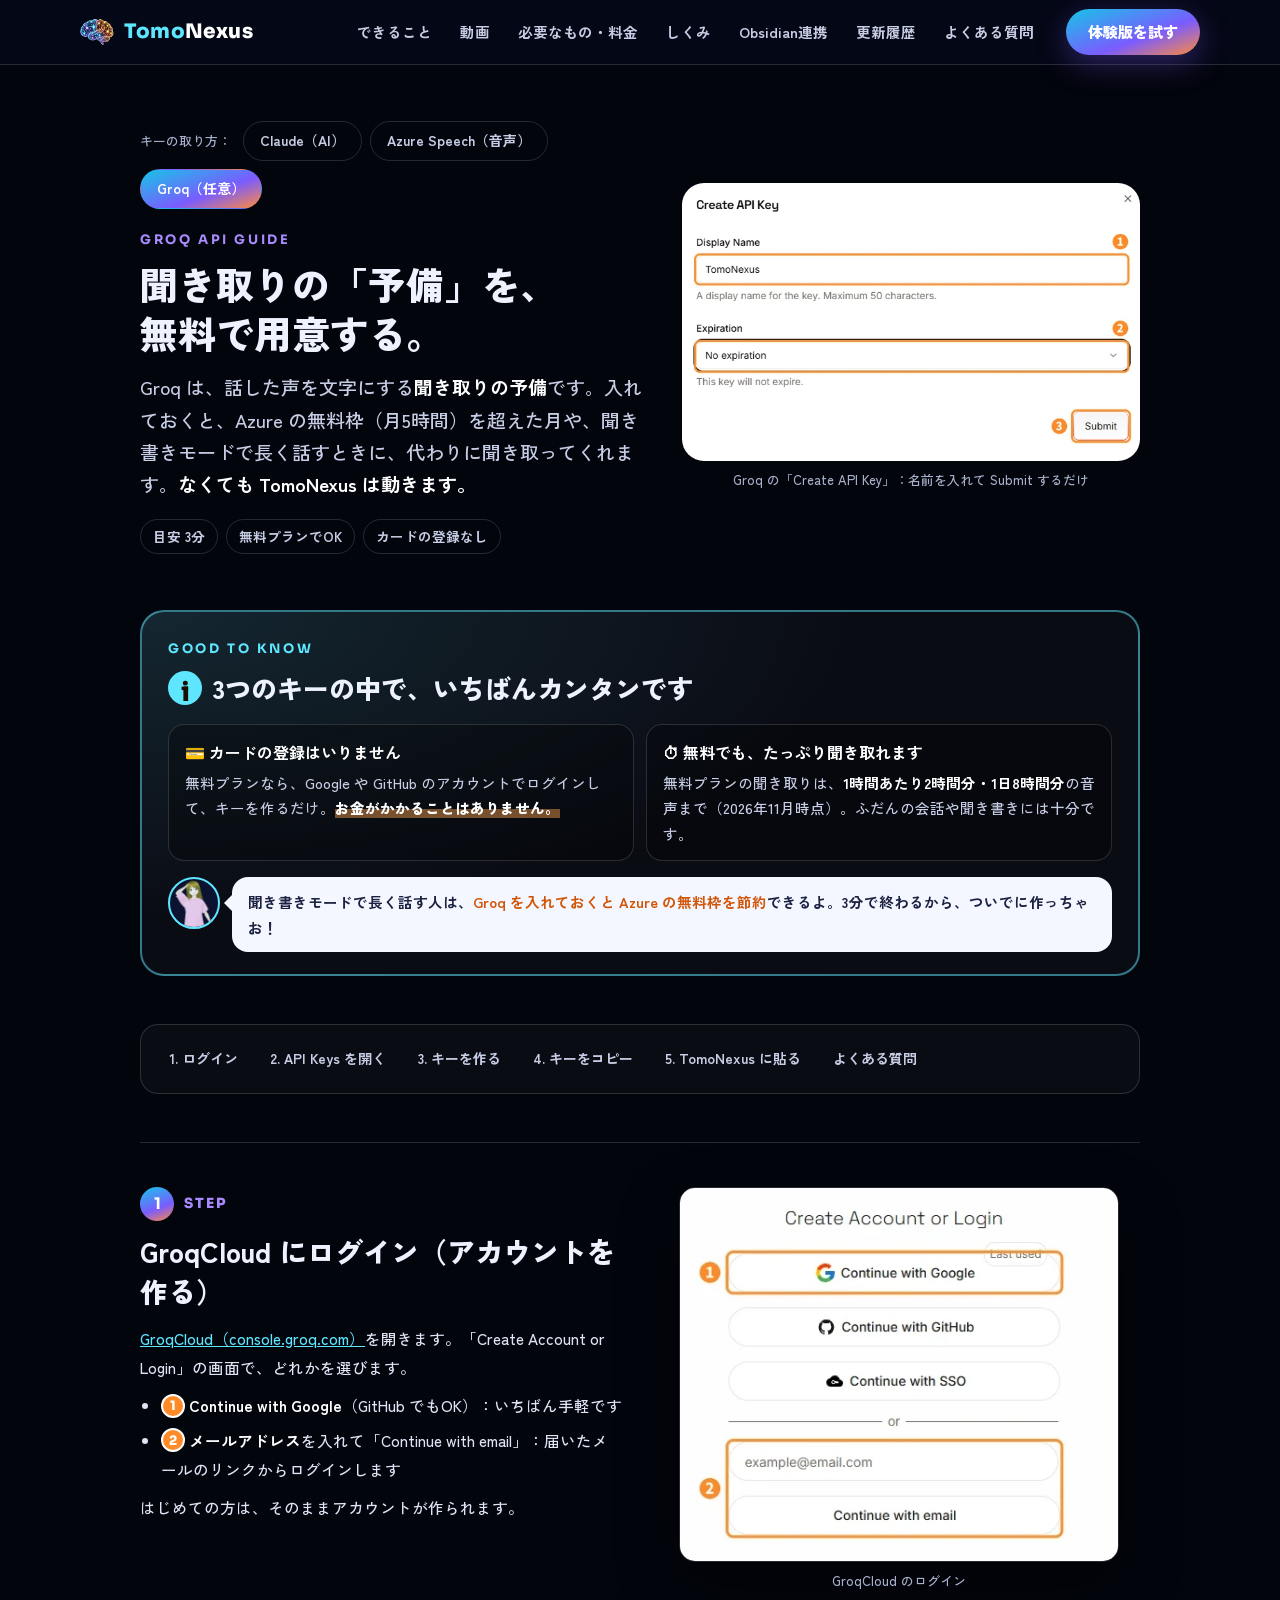
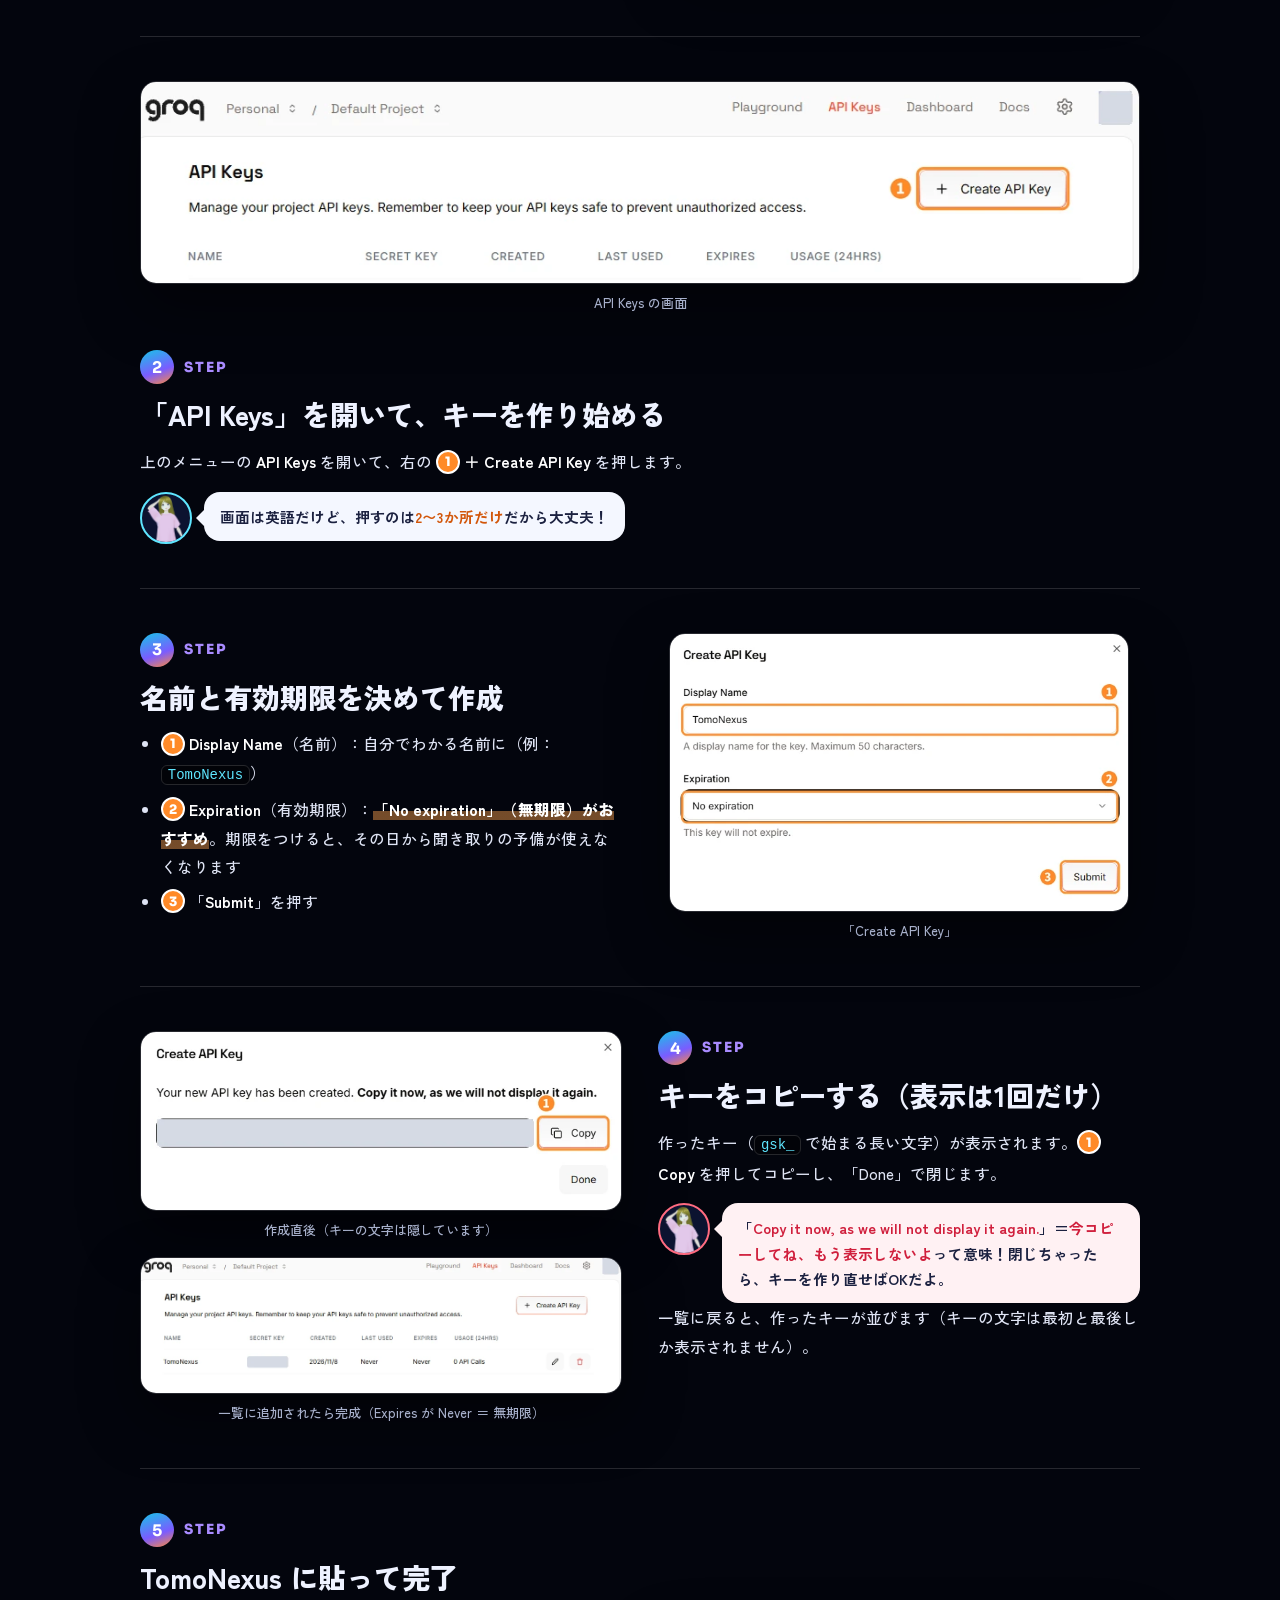
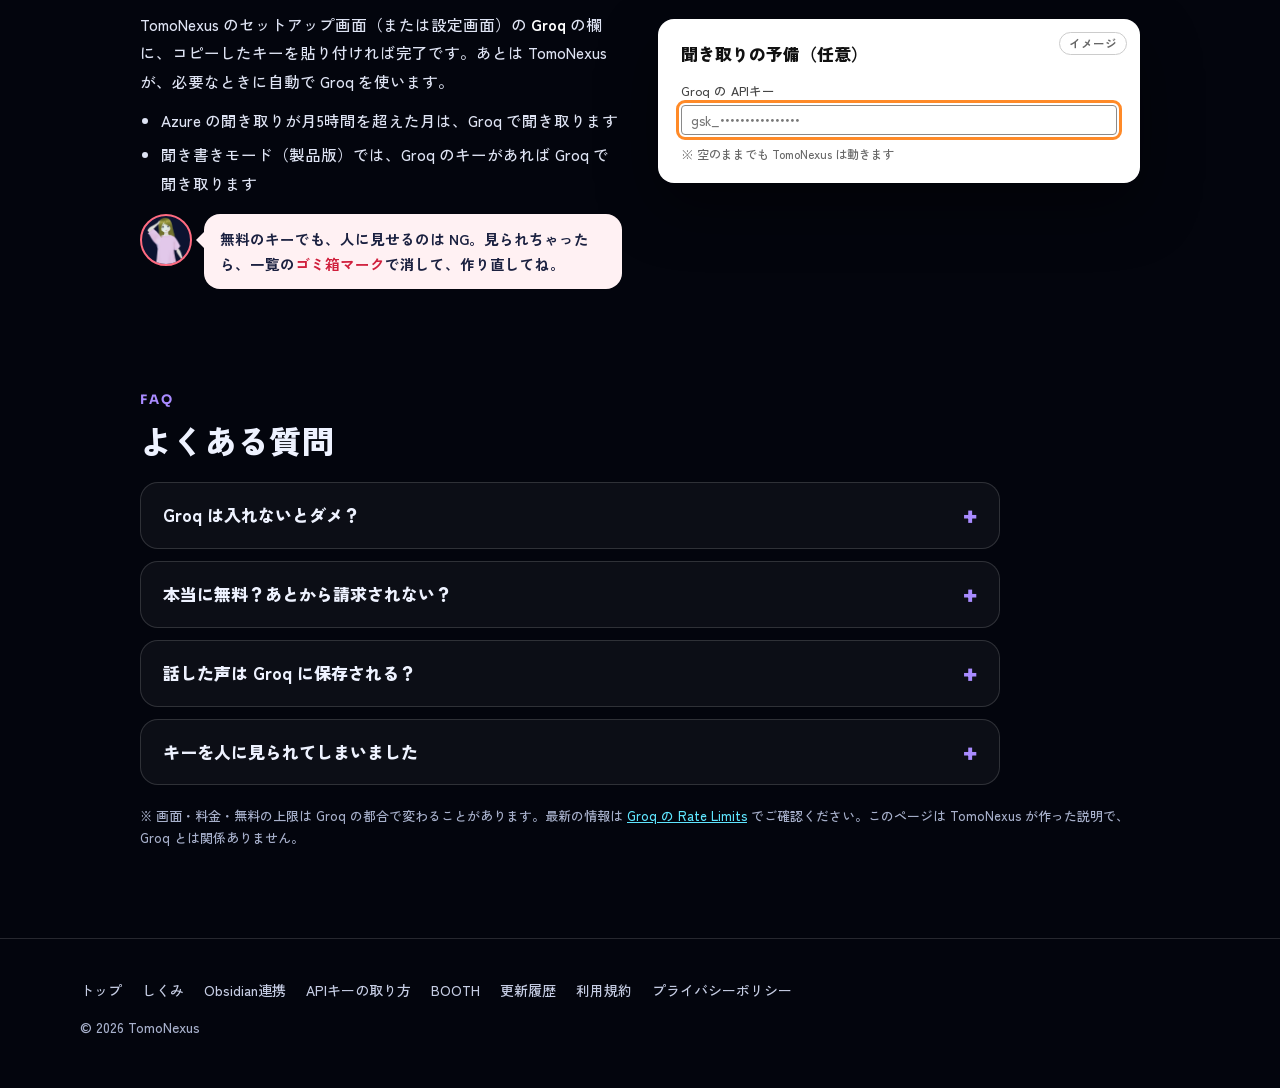
<file: groq.html>
<!doctype html>
<html lang="ja">
<head>
<meta charset="utf-8">
<meta name="viewport" content="width=device-width, initial-scale=1">
<title>Groq の APIキーの取り方 — TomoNexus</title>
<meta name="description" content="TomoNexus の聞き取りの予備に使う Groq の APIキーを、無料プランで作る手順。画面つきで説明します。">
<meta name="theme-color" content="#060918">
<link rel="icon" type="image/png" href="assets/img/icon.png">
<link rel="apple-touch-icon" href="assets/img/apple-touch-icon.png">
<link rel="preconnect" href="https://fonts.googleapis.com">
<link rel="preconnect" href="https://fonts.gstatic.com" crossorigin>
<link rel="stylesheet" href="https://fonts.googleapis.com/css2?family=Zen+Kaku+Gothic+New:wght@500;700;900&family=Sora:wght@500;700;800&display=swap">
<link rel="stylesheet" href="assets/css/style.css">
</head>
<body>
<header class="site-header">
  <div class="wrap">
    <a class="brand" href="./"><img src="assets/img/icon.png" alt=""><span><span class="t">Tomo</span><span class="n">Nexus</span></span></a>
    <nav class="nav" aria-label="メインメニュー">
      <a href="./#features">できること</a>
      <a href="./#movie">動画</a>
      <a href="./#requirements">必要なもの・料金</a>
      <a href="shikumi.html">しくみ</a>
      <a href="obsidian.html">Obsidian連携</a>
      <a href="history.html">更新履歴</a>
      <a href="./#faq">よくある質問</a>
    </nav>
    <a class="btn btn-primary" data-booth href="./#download"><span data-booth-label>体験版を試す</span></a>
    <button class="menu-btn" aria-label="メニュー" aria-expanded="false">☰</button>
  </div>
</header>
<main class="guide">

<section class="g-hero">
  <div>
    <nav class="key-tabs" aria-label="キーの取り方"><span>キーの取り方：</span><a href="claude.html">Claude（AI）</a><a href="azure.html">Azure Speech（音声）</a><a href="groq.html" aria-current="page">Groq（任意）</a></nav>
    <p class="eyebrow">Groq API guide</p>
    <h1><span class="nb">聞き取りの「予備」を、</span><span class="nb">無料で用意する。</span></h1>
    <p class="lead">Groq は、話した声を文字にする<b>聞き取りの予備</b>です。入れておくと、Azure の無料枠（月5時間）を超えた月や、聞き書きモードで長く話すときに、代わりに聞き取ってくれます。<b>なくても TomoNexus は動きます。</b></p>
    <div class="g-pills"><span>目安 3分</span><span>無料プランでOK</span><span>カードの登録なし</span></div>
  </div>
  <figure>
    <a href="assets/img/groq/02-create.webp" target="_blank" rel="noopener" title="大きく表示"><img src="assets/img/groq/02-create.webp" alt="Groq の Create API Key 画面" width="657" height="398"></a>
    <figcaption>Groq の「Create API Key」：名前を入れて Submit するだけ</figcaption>
  </figure>
</section>

<section class="az-alert" aria-labelledby="gq-first" style="border-color:rgba(95,230,255,.5);background:radial-gradient(120% 140% at 0% 0%,rgba(95,230,255,.12),transparent 60%),rgba(255,255,255,.03)">
  <p class="eyebrow" style="color:var(--cyan)">Good to know</p>
  <h2 id="gq-first"><span class="ic" style="background:var(--cyan)">i</span>3つのキーの中で、いちばんカンタンです</h2>
  <div class="az-grid">
    <div class="az-card">
      <b>💳 カードの登録はいりません</b>
      <p>無料プランなら、Google や GitHub のアカウントでログインして、キーを作るだけ。<span class="hl">お金がかかることはありません。</span></p>
    </div>
    <div class="az-card">
      <b>⏱ 無料でも、たっぷり聞き取れます</b>
      <p>無料プランの聞き取りは、<b>1時間あたり2時間分・1日8時間分</b>の音声まで（2026年11月時点）。ふだんの会話や聞き書きには十分です。</p>
    </div>
  </div>
  <div class="tip">
    <img src="assets/img/tomo.webp" alt="Tomo" width="52" height="52">
    <p class="bubble">聞き書きモードで長く話す人は、<b>Groq を入れておくと Azure の無料枠を節約</b>できるよ。3分で終わるから、ついでに作っちゃお！</p>
  </div>
</section>

<nav class="g-toc" aria-label="このページの内容">
  <a href="#s1">1. ログイン</a><a href="#s2">2. API Keys を開く</a><a href="#s3">3. キーを作る</a><a href="#s4">4. キーをコピー</a><a href="#s5">5. TomoNexus に貼る</a><a href="#gqfaq">よくある質問</a>
</nav>

<section class="g-step" id="s1">
  <div class="g-text">
    <span class="g-num"><b>1</b>STEP</span>
    <h2>GroqCloud にログイン（アカウントを作る）</h2>
    <p><a href="https://console.groq.com/" target="_blank" rel="noopener">GroqCloud（console.groq.com）</a>を開きます。「Create Account or Login」の画面で、どれかを選びます。</p>
    <ul>
      <li><span class="mk">1</span><b>Continue with Google</b>（GitHub でもOK）：いちばん手軽です</li>
      <li><span class="mk">2</span><b>メールアドレス</b>を入れて「Continue with email」：届いたメールのリンクからログインします</li>
    </ul>
    <p>はじめての方は、そのままアカウントが作られます。</p>
  </div>
  <figure class="g-shot narrow" style="max-width:440px">
    <a href="assets/img/groq/00-login.webp" target="_blank" rel="noopener" title="大きく表示"><img src="assets/img/groq/00-login.webp" alt="GroqCloud のログイン画面。Continue with Google、メールアドレスの欄" loading="lazy" width="470" height="400"></a>
    <figcaption>GroqCloud のログイン</figcaption>
  </figure>
</section>

<section class="g-step flip stack" id="s2">
  <div class="g-text">
    <span class="g-num"><b>2</b>STEP</span>
    <h2>「API Keys」を開いて、キーを作り始める</h2>
    <p>上のメニューの <b>API Keys</b> を開いて、右の <span class="mk">1</span><b>＋ Create API Key</b> を押します。</p>
    <div class="tip">
      <img src="assets/img/tomo.webp" alt="Tomo" width="52" height="52">
      <p class="bubble">画面は英語だけど、押すのは<b>2〜3か所だけ</b>だから大丈夫！</p>
    </div>
  </div>
  <figure class="g-shot">
    <a href="assets/img/groq/01-keys.webp" target="_blank" rel="noopener" title="大きく表示"><img src="assets/img/groq/01-keys.webp" alt="Groq の API Keys 画面。Create API Key ボタン" loading="lazy" width="1088" height="220"></a>
    <figcaption>API Keys の画面</figcaption>
  </figure>
</section>

<section class="g-step" id="s3">
  <div class="g-text">
    <span class="g-num"><b>3</b>STEP</span>
    <h2>名前と有効期限を決めて作成</h2>
    <ul>
      <li><span class="mk">1</span><b>Display Name</b>（名前）：自分でわかる名前に（例：<code>TomoNexus</code>）</li>
      <li><span class="mk">2</span><b>Expiration</b>（有効期限）：<span class="hl">「No expiration」（無期限）がおすすめ</span>。期限をつけると、その日から聞き取りの予備が使えなくなります</li>
      <li><span class="mk">3</span>「<b>Submit</b>」を押す</li>
    </ul>
  </div>
  <figure class="g-shot narrow" style="max-width:460px">
    <a href="assets/img/groq/02-create.webp" target="_blank" rel="noopener" title="大きく表示"><img src="assets/img/groq/02-create.webp" alt="Create API Key 画面。Display Name、Expiration で No expiration、Submit ボタン" loading="lazy" width="657" height="398"></a>
    <figcaption>「Create API Key」</figcaption>
  </figure>
</section>

<section class="g-step flip" id="s4">
  <div class="g-text">
    <span class="g-num"><b>4</b>STEP</span>
    <h2>キーをコピーする（表示は1回だけ）</h2>
    <p>作ったキー（<code>gsk_</code> で始まる長い文字）が表示されます。<span class="mk">1</span><b>Copy</b> を押してコピーし、「Done」で閉じます。</p>
    <div class="tip warn">
      <img src="assets/img/tomo.webp" alt="Tomo" width="52" height="52">
      <p class="bubble">「<b>Copy it now, as we will not display it again.</b>」＝<b>今コピーしてね、もう表示しないよ</b>って意味！閉じちゃったら、キーを作り直せばOKだよ。</p>
    </div>
    <p>一覧に戻ると、作ったキーが並びます（キーの文字は最初と最後しか表示されません）。</p>
  </div>
  <div>
    <figure class="g-shot">
      <a href="assets/img/groq/03-copy.webp" target="_blank" rel="noopener" title="大きく表示"><img src="assets/img/groq/03-copy.webp" alt="API キーが作成された画面。Copy ボタン（キーの文字は隠しています）" loading="lazy" width="661" height="245"></a>
      <figcaption>作成直後（キーの文字は隠しています）</figcaption>
    </figure>
    <figure class="g-shot" style="margin-top:16px">
      <a href="assets/img/groq/04-done.webp" target="_blank" rel="noopener" title="大きく表示"><img src="assets/img/groq/04-done.webp" alt="API Keys の一覧に TomoNexus のキーが追加されたところ。Expires は Never" loading="lazy" width="1086" height="305"></a>
      <figcaption>一覧に追加されたら完成（Expires が Never ＝ 無期限）</figcaption>
    </figure>
  </div>
</section>

<section class="g-step" id="s5">
  <div class="g-text">
    <span class="g-num"><b>5</b>STEP</span>
    <h2>TomoNexus に貼って完了</h2>
    <p>TomoNexus のセットアップ画面（または設定画面）の <b>Groq</b> の欄に、コピーしたキーを貼り付ければ完了です。あとは TomoNexus が、必要なときに自動で Groq を使います。</p>
    <ul>
      <li>Azure の聞き取りが月5時間を超えた月は、Groq で聞き取ります</li>
      <li>聞き書きモード（製品版）では、Groq のキーがあれば Groq で聞き取ります</li>
    </ul>
    <div class="tip warn">
      <img src="assets/img/tomo.webp" alt="Tomo" width="52" height="52">
      <p class="bubble">無料のキーでも、人に見せるのは NG。見られちゃったら、一覧の<b>ゴミ箱マーク</b>で消して、作り直してね。</p>
    </div>
  </div>
  <div class="mock" role="img" aria-label="TomoNexus にキーを貼るイメージ図" style="align-self:center">
    <span class="mtag">イメージ</span>
    <div class="mt">聞き取りの予備（任意）</div>
    <div class="f hit"><label>Groq の APIキー</label><div class="in">gsk_••••••••••••••••</div></div>
    <p class="note">※ 空のままでも TomoNexus は動きます</p>
  </div>
</section>

<section id="gqfaq" style="margin-top:56px">
  <p class="eyebrow">FAQ</p>
  <h2 class="h2" style="font-size:clamp(24px,3.4vw,32px);margin:8px 0 20px">よくある質問</h2>
  <div class="faq">
    <details><summary>Groq は入れないとダメ？</summary><div class="a">
      <p>いいえ、任意です。なくても Azure で聞き取れます。Azure の無料枠（月5時間）を超えそうなときや、聞き書きモードで長く話すときに入れておくと安心です。</p>
    </div></details>
    <details><summary>本当に無料？あとから請求されない？</summary><div class="a">
      <p>無料プランのままなら請求されません。カードを登録していないので、請求のしようがありません。無料の上限を超えた分は、しばらく待つと（1時間ごと・1日ごとに）また使えるようになります。</p>
    </div></details>
    <details><summary>話した声は Groq に保存される？</summary><div class="a">
      <p>聞き取りのために音声を送ります。データの扱いは <a href="privacy.html">プライバシーポリシー</a> と、Groq の <a href="https://console.groq.com/docs/your-data" target="_blank" rel="noopener">Your Data in GroqCloud</a> をご覧ください。</p>
    </div></details>
    <details><summary>キーを人に見られてしまいました</summary><div class="a">
      <p>API Keys の一覧で、そのキーのゴミ箱マークを押して削除してください。新しいキーを作って、TomoNexus に貼り直せば大丈夫です。</p>
    </div></details>
  </div>
  <p style="margin-top:20px;color:var(--mute);font-size:13px">※ 画面・料金・無料の上限は Groq の都合で変わることがあります。最新の情報は <a href="https://console.groq.com/docs/rate-limits" target="_blank" rel="noopener">Groq の Rate Limits</a> でご確認ください。このページは TomoNexus が作った説明で、Groq とは関係ありません。</p>
</section>

</main>
<footer class="site-footer">
  <div class="wrap">
    <div class="foot-links"><a href="./">トップ</a><a href="shikumi.html">しくみ</a><a href="obsidian.html">Obsidian連携</a><a href="claude.html">APIキーの取り方</a><a href="https://jinaxion.booth.pm/items/9001516" target="_blank" rel="noopener">BOOTH</a><a href="history.html">更新履歴</a><a href="terms.html">利用規約</a><a href="privacy.html">プライバシーポリシー</a></div>
    <p>© <span data-year>2026</span> TomoNexus</p>
  </div>
</footer>
<script src="assets/js/main.js"></script>
</body>
</html>
</file>
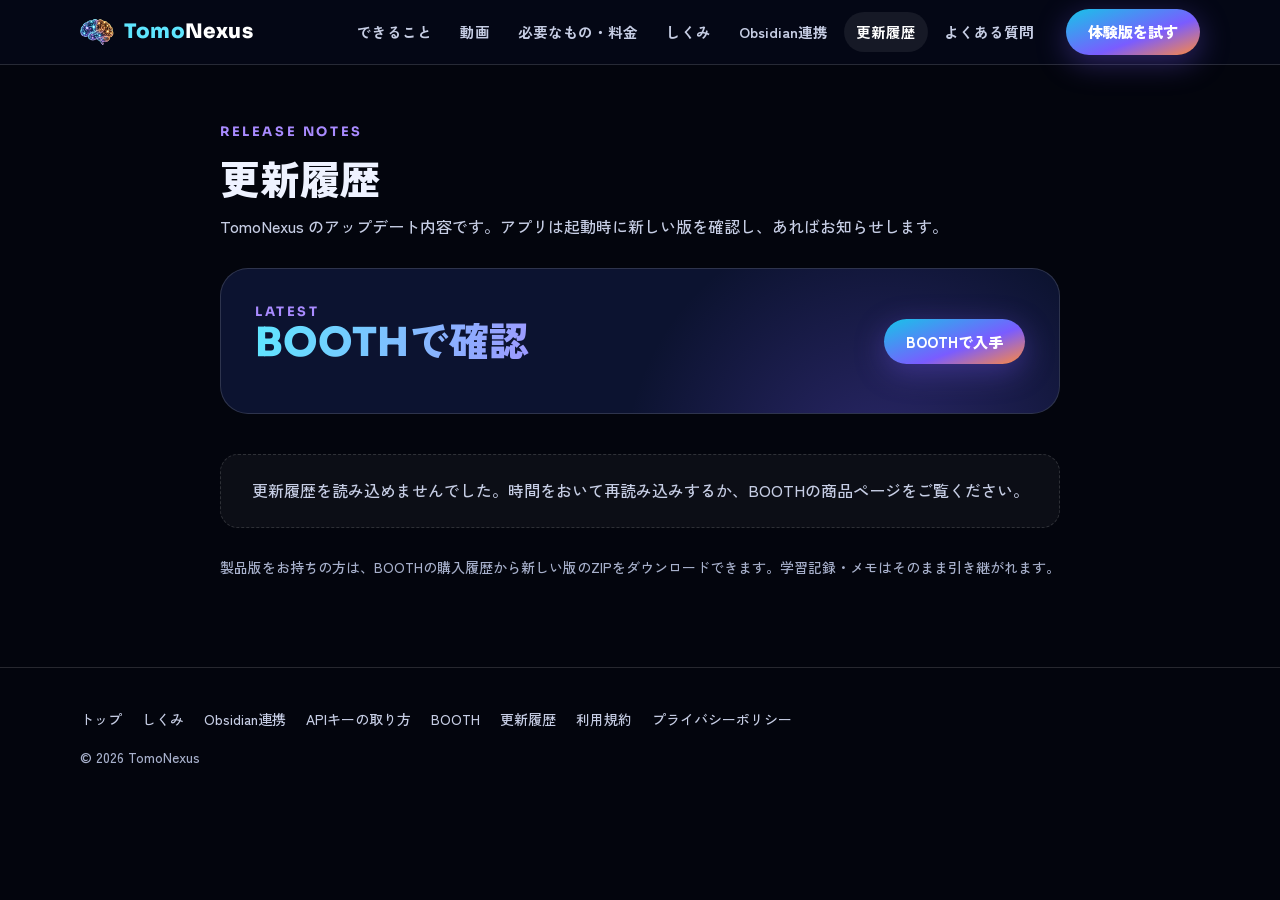
<file: history.html>
<!doctype html>
<html lang="ja">
<head>
<meta charset="utf-8">
<meta name="viewport" content="width=device-width, initial-scale=1">
<title>更新履歴 — TomoNexus</title>
<meta name="description" content="TomoNexus の更新履歴（アップデート内容）。">
<meta name="theme-color" content="#060918">
<link rel="icon" type="image/png" href="assets/img/icon.png">
<link rel="apple-touch-icon" href="assets/img/apple-touch-icon.png">
<link rel="preconnect" href="https://fonts.googleapis.com">
<link rel="preconnect" href="https://fonts.gstatic.com" crossorigin>
<link rel="stylesheet" href="https://fonts.googleapis.com/css2?family=Zen+Kaku+Gothic+New:wght@500;700;900&family=Sora:wght@500;700;800&display=swap">
<link rel="stylesheet" href="assets/css/style.css">
</head>
<body>
<header class="site-header">
  <div class="wrap">
    <a class="brand" href="./"><img src="assets/img/icon.png" alt=""><span><span class="t">Tomo</span><span class="n">Nexus</span></span></a>
    <nav class="nav" aria-label="メインメニュー">
      <a href="./#features">できること</a>
      <a href="./#movie">動画</a>
      <a href="./#requirements">必要なもの・料金</a>
      <a href="shikumi.html">しくみ</a>
      <a href="obsidian.html">Obsidian連携</a>
      <a href="history.html" aria-current="page">更新履歴</a>
      <a href="./#faq">よくある質問</a>
    </nav>
    <a class="btn btn-primary" data-booth href="./#download"><span data-booth-label>体験版を試す</span></a>
    <button class="menu-btn" aria-label="メニュー" aria-expanded="false">☰</button>
  </div>
</header>
<main class="hist">

<p class="eyebrow">Release notes</p>
<h1 style="font-weight:900;font-size:clamp(28px,4.4vw,40px);line-height:1.35;margin-top:8px">更新履歴</h1>
<p style="color:var(--soft);margin-top:8px">TomoNexus のアップデート内容です。アプリは起動時に新しい版を確認し、あればお知らせします。</p>

<section class="hist-hero" aria-label="最新版">
  <div>
    <p class="lbl">LATEST</p>
    <p class="ver" id="latestVer">v…</p>
    <p class="sub"><span id="latestDate"></span><span id="minSup"></span></p>
    <p class="note" id="latestNote"></p>
  </div>
  <a class="btn btn-primary" data-booth href="./#download"><span>BOOTHで入手</span></a>
</section>

<div class="chips" role="group" aria-label="種類で絞り込む">
  <button class="chip" type="button" data-filter="all" aria-pressed="true">すべて</button>
  <button class="chip" type="button" data-filter="new" aria-pressed="false">新機能</button>
  <button class="chip" type="button" data-filter="improve" aria-pressed="false">改善</button>
  <button class="chip" type="button" data-filter="fix" aria-pressed="false">修正</button>
  <button class="chip" type="button" data-filter="notice" aria-pressed="false">お知らせ</button>
</div>

<ol class="timeline" id="timeline" aria-live="polite">
  <li class="skel" aria-hidden="true"></li>
  <li class="skel" aria-hidden="true"></li>
</ol>

<p class="note" style="margin-top:28px">製品版をお持ちの方は、BOOTHの購入履歴から新しい版のZIPをダウンロードできます。学習記録・メモはそのまま引き継がれます。</p>

</main>
<footer class="site-footer">
  <div class="wrap">
    <div class="foot-links"><a href="./">トップ</a><a href="shikumi.html">しくみ</a><a href="obsidian.html">Obsidian連携</a><a href="claude.html">APIキーの取り方</a><a href="https://jinaxion.booth.pm/items/9001516" target="_blank" rel="noopener">BOOTH</a><a href="history.html">更新履歴</a><a href="terms.html">利用規約</a><a href="privacy.html">プライバシーポリシー</a></div>
    <p>© <span data-year>2026</span> TomoNexus</p>
  </div>
</footer>
<script src="assets/js/main.js"></script>
<script src="assets/js/history.js"></script>
</body>
</html>
</file>
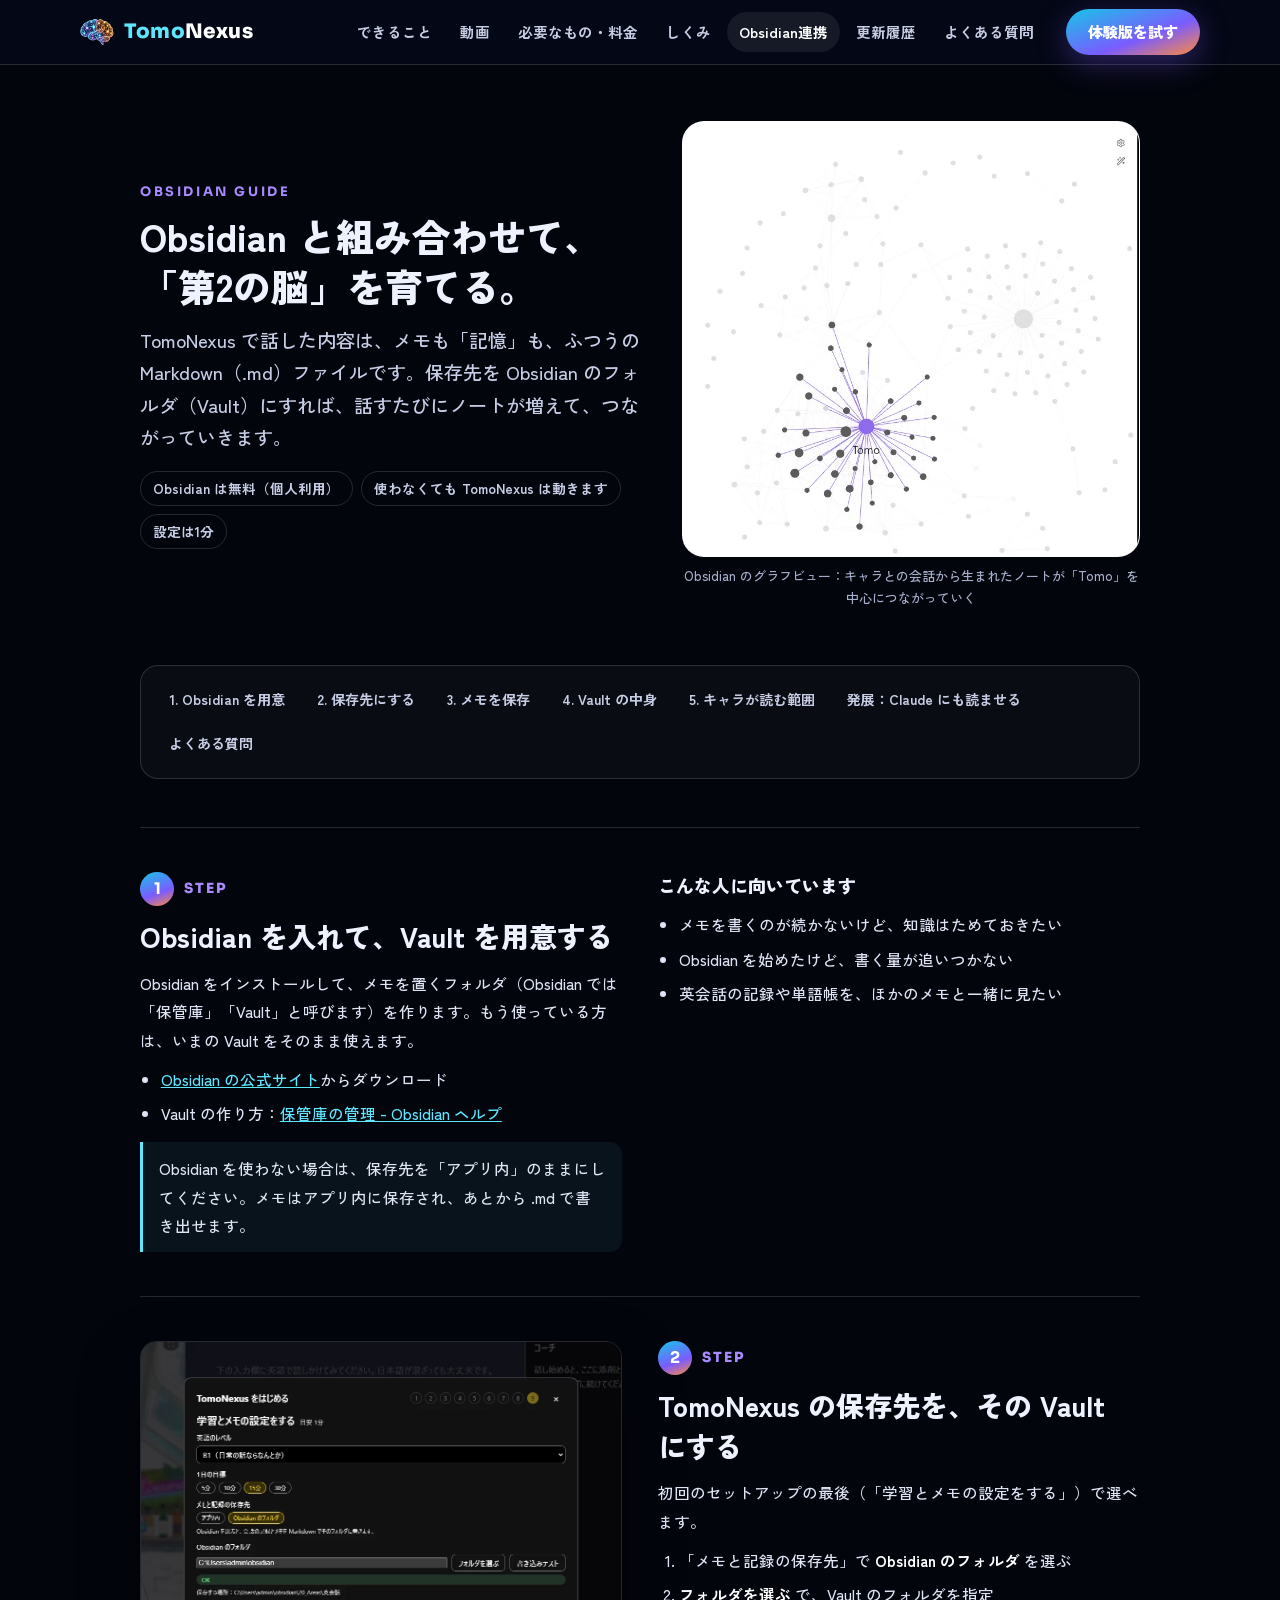
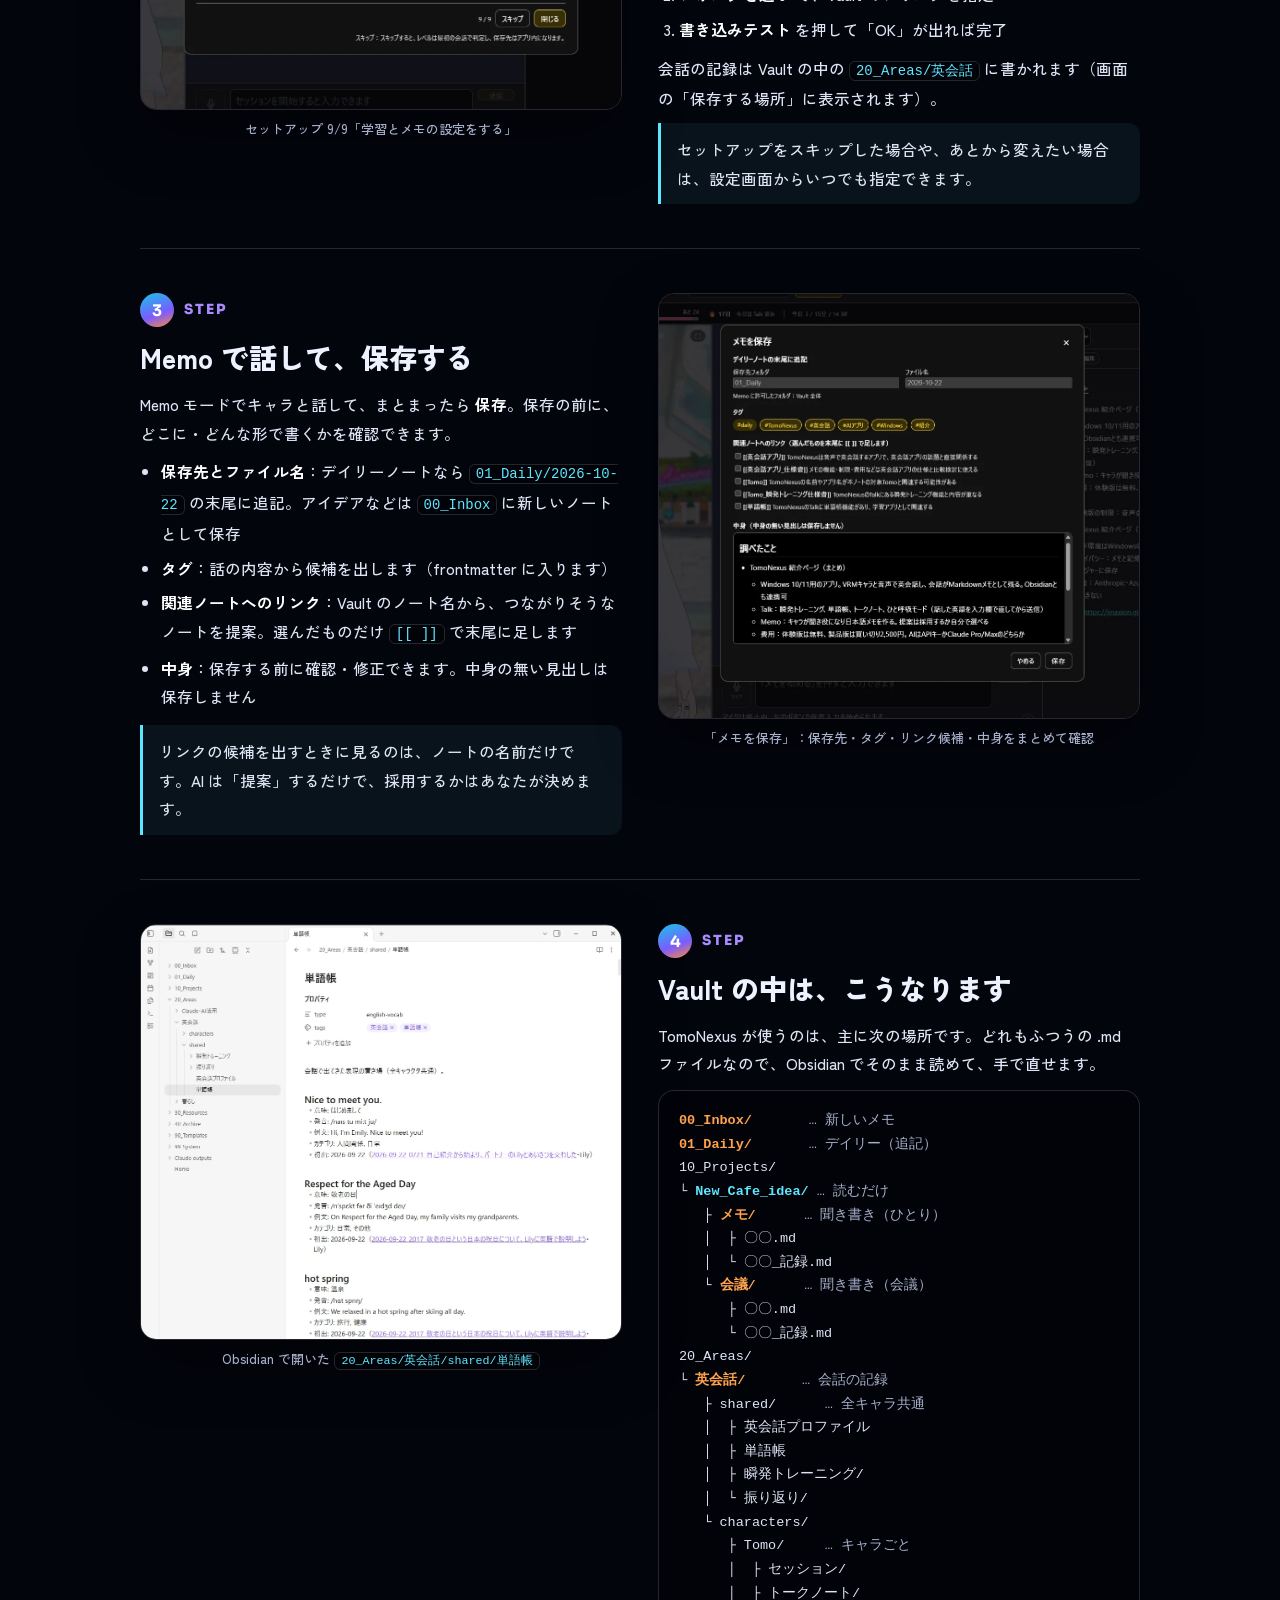
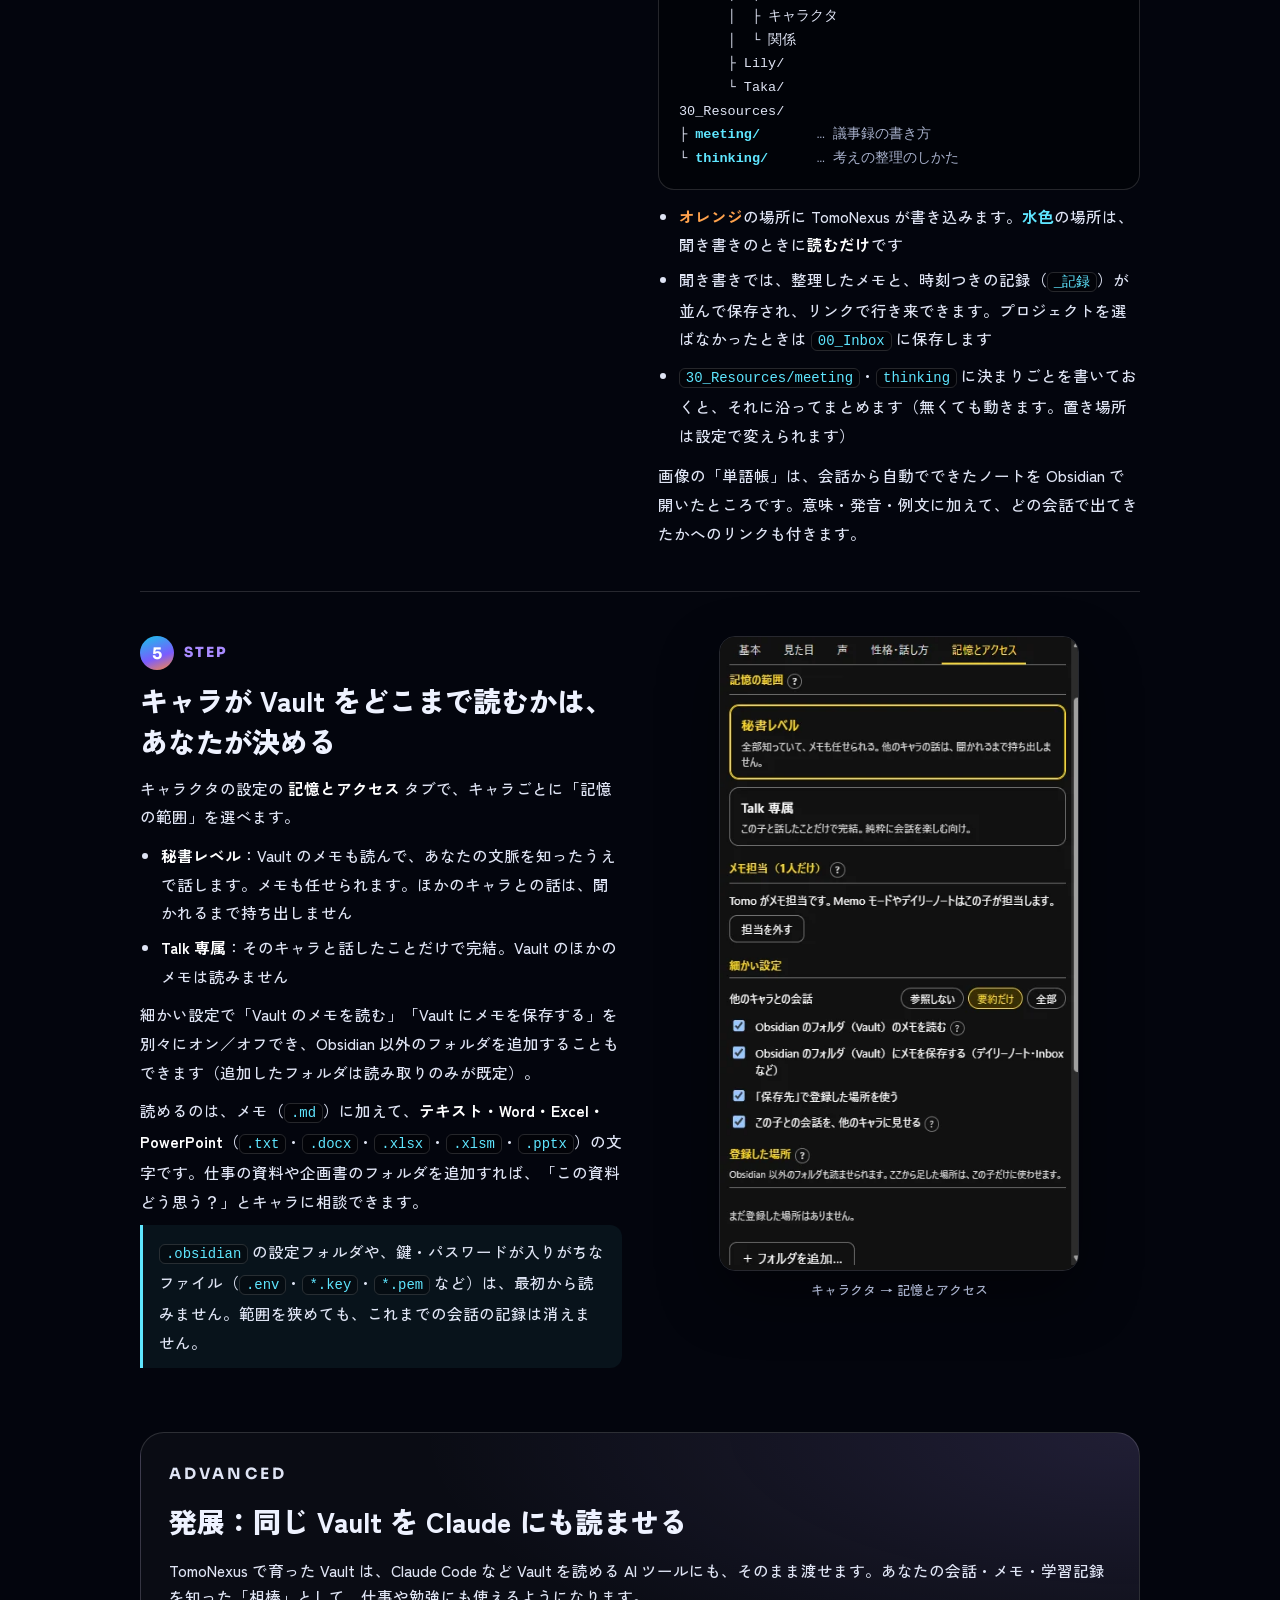
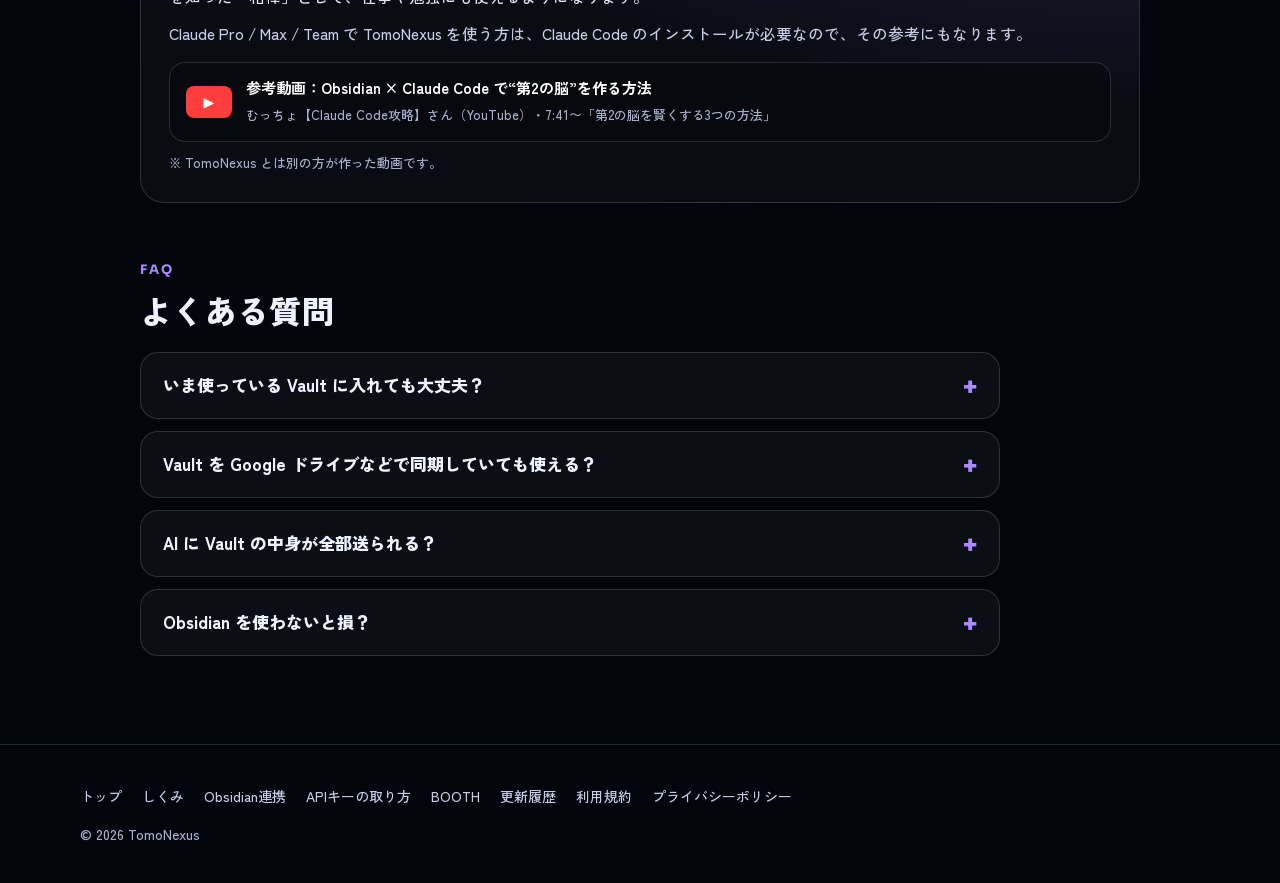
<file: obsidian.html>
<!doctype html>
<html lang="ja">
<head>
<meta charset="utf-8">
<meta name="viewport" content="width=device-width, initial-scale=1">
<title>Obsidian連携ガイド — TomoNexus</title>
<meta name="description" content="TomoNexus と Obsidian をつないで「第2の脳」を育てる方法。保存先の設定、保存のしかた、Vault の中身、キャラが読む範囲。">
<meta name="theme-color" content="#060918">
<link rel="icon" type="image/png" href="assets/img/icon.png">
<link rel="apple-touch-icon" href="assets/img/apple-touch-icon.png">
<link rel="preconnect" href="https://fonts.googleapis.com">
<link rel="preconnect" href="https://fonts.gstatic.com" crossorigin>
<link rel="stylesheet" href="https://fonts.googleapis.com/css2?family=Zen+Kaku+Gothic+New:wght@500;700;900&family=Sora:wght@500;700;800&display=swap">
<link rel="stylesheet" href="assets/css/style.css">
</head>
<body>
<header class="site-header">
  <div class="wrap">
    <a class="brand" href="./"><img src="assets/img/icon.png" alt=""><span><span class="t">Tomo</span><span class="n">Nexus</span></span></a>
    <nav class="nav" aria-label="メインメニュー">
      <a href="./#features">できること</a>
      <a href="./#movie">動画</a>
      <a href="./#requirements">必要なもの・料金</a>
      <a href="shikumi.html">しくみ</a>
      <a href="obsidian.html" aria-current="page">Obsidian連携</a>
      <a href="history.html">更新履歴</a>
      <a href="./#faq">よくある質問</a>
    </nav>
    <a class="btn btn-primary" data-booth href="./#download"><span data-booth-label>体験版を試す</span></a>
    <button class="menu-btn" aria-label="メニュー" aria-expanded="false">☰</button>
  </div>
</header>
<main class="guide">

<section class="g-hero">
  <div>
    <p class="eyebrow">Obsidian guide</p>
    <h1><span class="nb">Obsidian と組み合わせて、</span><span class="nb">「第2の脳」を育てる。</span></h1>
    <p class="lead">TomoNexus で話した内容は、メモも「記憶」も、ふつうの Markdown（.md）ファイルです。保存先を Obsidian のフォルダ（Vault）にすれば、話すたびにノートが増えて、つながっていきます。</p>
    <div class="g-pills"><span>Obsidian は無料（個人利用）</span><span>使わなくても TomoNexus は動きます</span><span>設定は1分</span></div>
  </div>
  <figure>
    <img src="assets/img/obsidian/graph.webp" alt="Obsidian のグラフビュー。Tomo を中心にノートがつながっている" width="800" height="762">
    <figcaption>Obsidian のグラフビュー：キャラとの会話から生まれたノートが「Tomo」を中心につながっていく</figcaption>
  </figure>
</section>

<nav class="g-toc" aria-label="このページの内容">
  <a href="#g1">1. Obsidian を用意</a><a href="#g2">2. 保存先にする</a><a href="#g3">3. メモを保存</a><a href="#g4">4. Vault の中身</a><a href="#g5">5. キャラが読む範囲</a><a href="#g6">発展：Claude にも読ませる</a><a href="#gfaq">よくある質問</a>
</nav>

<section class="g-step" id="g1">
  <div class="g-text">
    <span class="g-num"><b>1</b>STEP</span>
    <h2>Obsidian を入れて、Vault を用意する</h2>
    <p>Obsidian をインストールして、メモを置くフォルダ（Obsidian では「保管庫」「Vault」と呼びます）を作ります。もう使っている方は、いまの Vault をそのまま使えます。</p>
    <ul>
      <li><a href="https://obsidian.md/" target="_blank" rel="noopener">Obsidian の公式サイト</a>からダウンロード</li>
      <li>Vault の作り方：<a href="https://obsidian.md/ja/help/manage-vaults" target="_blank" rel="noopener">保管庫の管理 - Obsidian ヘルプ</a></li>
    </ul>
    <p class="g-note">Obsidian を使わない場合は、保存先を「アプリ内」のままにしてください。メモはアプリ内に保存され、あとから .md で書き出せます。</p>
  </div>
  <div class="g-text">
    <h2 style="margin-top:0;font-size:18px">こんな人に向いています</h2>
    <ul>
      <li>メモを書くのが続かないけど、知識はためておきたい</li>
      <li>Obsidian を始めたけど、書く量が追いつかない</li>
      <li>英会話の記録や単語帳を、ほかのメモと一緒に見たい</li>
    </ul>
  </div>
</section>

<section class="g-step flip" id="g2">
  <div class="g-text">
    <span class="g-num"><b>2</b>STEP</span>
    <h2>TomoNexus の保存先を、その Vault にする</h2>
    <p>初回のセットアップの最後（「学習とメモの設定をする」）で選べます。</p>
    <ol>
      <li>「メモと記録の保存先」で <b>Obsidian のフォルダ</b> を選ぶ</li>
      <li><b>フォルダを選ぶ</b> で、Vault のフォルダを指定</li>
      <li><b>書き込みテスト</b> を押して「OK」が出れば完了</li>
    </ol>
    <p>会話の記録は Vault の中の <code>20_Areas/英会話</code> に書かれます（画面の「保存する場所」に表示されます）。</p>
    <p class="g-note">セットアップをスキップした場合や、あとから変えたい場合は、設定画面からいつでも指定できます。</p>
  </div>
  <figure class="g-shot">
    <a href="assets/img/obsidian/setup.webp" target="_blank" rel="noopener" title="大きく表示"><img src="assets/img/obsidian/setup.webp" alt="セットアップ画面：メモと記録の保存先で Obsidian のフォルダを選び、書き込みテストで OK が出ている" loading="lazy" width="1012" height="773"></a>
    <figcaption>セットアップ 9/9「学習とメモの設定をする」</figcaption>
  </figure>
</section>

<section class="g-step" id="g3">
  <div class="g-text">
    <span class="g-num"><b>3</b>STEP</span>
    <h2>Memo で話して、保存する</h2>
    <p>Memo モードでキャラと話して、まとまったら <b>保存</b>。保存の前に、どこに・どんな形で書くかを確認できます。</p>
    <ul>
      <li><b>保存先とファイル名</b>：デイリーノートなら <code>01_Daily/2026-10-22</code> の末尾に追記。アイデアなどは <code>00_Inbox</code> に新しいノートとして保存</li>
      <li><b>タグ</b>：話の内容から候補を出します（frontmatter に入ります）</li>
      <li><b>関連ノートへのリンク</b>：Vault のノート名から、つながりそうなノートを提案。選んだものだけ <code>[[ ]]</code> で末尾に足します</li>
      <li><b>中身</b>：保存する前に確認・修正できます。中身の無い見出しは保存しません</li>
    </ul>
    <p class="g-note">リンクの候補を出すときに見るのは、ノートの名前だけです。AI は「提案」するだけで、採用するかはあなたが決めます。</p>
  </div>
  <figure class="g-shot">
    <a href="assets/img/obsidian/save.webp" target="_blank" rel="noopener" title="大きく表示"><img src="assets/img/obsidian/save.webp" alt="メモを保存の画面：保存先フォルダ 01_Daily、ファイル名、タグ、関連ノートへのリンク候補、中身のプレビュー" loading="lazy" width="1039" height="918"></a>
    <figcaption>「メモを保存」：保存先・タグ・リンク候補・中身をまとめて確認</figcaption>
  </figure>
</section>

<section class="g-step flip" id="g4">
  <div class="g-text">
    <span class="g-num"><b>4</b>STEP</span>
    <h2>Vault の中は、こうなります</h2>
    <p>TomoNexus が使うのは、主に次の場所です。どれもふつうの .md ファイルなので、Obsidian でそのまま読めて、手で直せます。</p>
<div class="g-tree" role="img" aria-label="Vault のフォルダ構成"><span class="o">00_Inbox/</span>       <span class="c">… 新しいメモ</span>
<span class="o">01_Daily/</span>       <span class="c">… デイリー（追記）</span>
10_Projects/
└ <span class="h">New_Cafe_idea/</span> <span class="c">… 読むだけ</span>
   ├ <span class="o">メモ/</span>      <span class="c">… 聞き書き（ひとり）</span>
   │  ├ 〇〇.md
   │  └ 〇〇_記録.md
   └ <span class="o">会議/</span>      <span class="c">… 聞き書き（会議）</span>
      ├ 〇〇.md
      └ 〇〇_記録.md
20_Areas/
└ <span class="o">英会話/</span>       <span class="c">… 会話の記録</span>
   ├ shared/      <span class="c">… 全キャラ共通</span>
   │  ├ 英会話プロファイル
   │  ├ 単語帳
   │  ├ 瞬発トレーニング/
   │  └ 振り返り/
   └ characters/
      ├ Tomo/     <span class="c">… キャラごと</span>
      │  ├ セッション/
      │  ├ トークノート/
      │  ├ キャラクタ
      │  └ 関係
      ├ Lily/
      └ Taka/
30_Resources/
├ <span class="h">meeting/</span>       <span class="c">… 議事録の書き方</span>
└ <span class="h">thinking/</span>      <span class="c">… 考えの整理のしかた</span></div>
    <ul style="margin-top:12px">
      <li><b style="color:var(--orange)">オレンジ</b>の場所に TomoNexus が書き込みます。<b style="color:var(--cyan)">水色</b>の場所は、聞き書きのときに<b>読むだけ</b>です</li>
      <li>聞き書きでは、整理したメモと、時刻つきの記録（<code>_記録</code>）が並んで保存され、リンクで行き来できます。プロジェクトを選ばなかったときは <code>00_Inbox</code> に保存します</li>
      <li><code>30_Resources/meeting</code>・<code>thinking</code> に決まりごとを書いておくと、それに沿ってまとめます（無くても動きます。置き場所は設定で変えられます）</li>
    </ul>
    <p style="margin-top:12px">画像の「単語帳」は、会話から自動でできたノートを Obsidian で開いたところです。意味・発音・例文に加えて、どの会話で出てきたかへのリンクも付きます。</p>
  </div>
  <figure class="g-shot">
    <a href="assets/img/obsidian/note.webp" target="_blank" rel="noopener" title="大きく表示"><img src="assets/img/obsidian/note.webp" alt="Obsidian の画面：左に 20_Areas/英会話 の下の characters と shared、右に単語帳のノート（type と tags のプロパティ、表現ごとに意味・発音・例文・初出のリンク）" loading="lazy" width="1142" height="985"></a>
    <figcaption>Obsidian で開いた <code>20_Areas/英会話/shared/単語帳</code></figcaption>
  </figure>
</section>

<section class="g-step" id="g5">
  <div class="g-text">
    <span class="g-num"><b>5</b>STEP</span>
    <h2>キャラが Vault をどこまで読むかは、あなたが決める</h2>
    <p>キャラクタの設定の <b>記憶とアクセス</b> タブで、キャラごとに「記憶の範囲」を選べます。</p>
    <ul>
      <li><b>秘書レベル</b>：Vault のメモも読んで、あなたの文脈を知ったうえで話します。メモも任せられます。ほかのキャラとの話は、聞かれるまで持ち出しません</li>
      <li><b>Talk 専属</b>：そのキャラと話したことだけで完結。Vault のほかのメモは読みません</li>
    </ul>
    <p>細かい設定で「Vault のメモを読む」「Vault にメモを保存する」を別々にオン／オフでき、Obsidian 以外のフォルダを追加することもできます（追加したフォルダは読み取りのみが既定）。</p>
    <p>読めるのは、メモ（<code>.md</code>）に加えて、<b>テキスト・Word・Excel・PowerPoint</b>（<code>.txt</code>・<code>.docx</code>・<code>.xlsx</code>・<code>.xlsm</code>・<code>.pptx</code>）の文字です。仕事の資料や企画書のフォルダを追加すれば、「この資料どう思う？」とキャラに相談できます。</p>
    <p class="g-note"><code>.obsidian</code> の設定フォルダや、鍵・パスワードが入りがちなファイル（<code>.env</code>・<code>*.key</code>・<code>*.pem</code> など）は、最初から読みません。範囲を狭めても、これまでの会話の記録は消えません。</p>
  </div>
  <figure class="g-shot narrow">
    <a href="assets/img/obsidian/access.webp" target="_blank" rel="noopener" title="大きく表示"><img src="assets/img/obsidian/access.webp" alt="記憶とアクセスタブ：秘書レベルと Talk 専属、メモ担当、Vault のメモを読む・保存するのチェック、登録した場所" loading="lazy" width="420" height="742"></a>
    <figcaption>キャラクタ → 記憶とアクセス</figcaption>
  </figure>
</section>

<section class="g-adv" id="g6">
  <p class="eyebrow">Advanced</p>
  <h2>発展：同じ Vault を Claude にも読ませる</h2>
  <p>TomoNexus で育った Vault は、Claude Code など Vault を読める AI ツールにも、そのまま渡せます。あなたの会話・メモ・学習記録を知った「相棒」として、仕事や勉強にも使えるようになります。</p>
  <p style="margin-top:10px;color:var(--soft)">Claude Pro / Max / Team で TomoNexus を使う方は、Claude Code のインストールが必要なので、その参考にもなります。</p>
  <a class="g-link" href="https://www.youtube.com/watch?v=Ze-mV9X2exo" target="_blank" rel="noopener">
    <span class="yt" aria-hidden="true">▶</span>
    <span><b>参考動画：Obsidian × Claude Code で“第2の脳”を作る方法</b><small>むっちょ【Claude Code攻略】さん（YouTube）・7:41〜「第2の脳を賢くする3つの方法」</small></span>
  </a>
  <p style="margin-top:10px;color:var(--mute);font-size:13px">※ TomoNexus とは別の方が作った動画です。</p>
</section>

<section id="gfaq" style="margin-top:56px">
  <p class="eyebrow">FAQ</p>
  <h2 class="h2" style="font-size:clamp(24px,3.4vw,32px);margin:8px 0 20px">よくある質問</h2>
  <div class="faq">
    <details><summary>いま使っている Vault に入れても大丈夫？</summary><div class="a">
      <p>大丈夫です。TomoNexus が書き込むのは、会話の記録（<code>20_Areas/英会話</code>）と、保存のときに確認したメモの保存先だけです。既存のノートを書き換えるのは、デイリーノートの末尾に追記するときだけです。</p>
      <p>読む範囲は、キャラごとの「記憶とアクセス」で決められます。</p>
    </div></details>
    <details><summary>Vault を Google ドライブなどで同期していても使える？</summary><div class="a">
      <p>使えます。保存は一時ファイルを書いてから置き換える方式で、同期と保存がぶつかったときは、元のノートを上書きせずに別名（<code>-conflict</code> 付き）で保存します。</p>
    </div></details>
    <details><summary>AI に Vault の中身が全部送られる？</summary><div class="a">
      <p>いいえ。会話のときに Claude へ送るのは、いまの話に関係しそうなノートやファイル（Word・Excel など）の文字の一部だけです。どのノートを読めるかは「記憶とアクセス」の範囲に従い、Talk 専属のキャラには Vault のメモは渡りません。</p>
      <p>データがどこを通るかは <a href="shikumi.html">しくみ</a> のページをご覧ください。</p>
    </div></details>
    <details><summary>Obsidian を使わないと損？</summary><div class="a">
      <p>いいえ。アプリ内保存でも、メモ・記憶・単語帳・学習記録はすべて使えます。あとから Obsidian に切り替えたくなったら、設定で保存先を変えられます。</p>
    </div></details>
  </div>
</section>

</main>
<footer class="site-footer">
  <div class="wrap">
    <div class="foot-links"><a href="./">トップ</a><a href="shikumi.html">しくみ</a><a href="obsidian.html">Obsidian連携</a><a href="claude.html">APIキーの取り方</a><a href="https://jinaxion.booth.pm/items/9001516" target="_blank" rel="noopener">BOOTH</a><a href="history.html">更新履歴</a><a href="terms.html">利用規約</a><a href="privacy.html">プライバシーポリシー</a></div>
    <p>© <span data-year>2026</span> TomoNexus</p>
  </div>
</footer>
<script src="assets/js/main.js"></script>
</body>
</html>
</file>
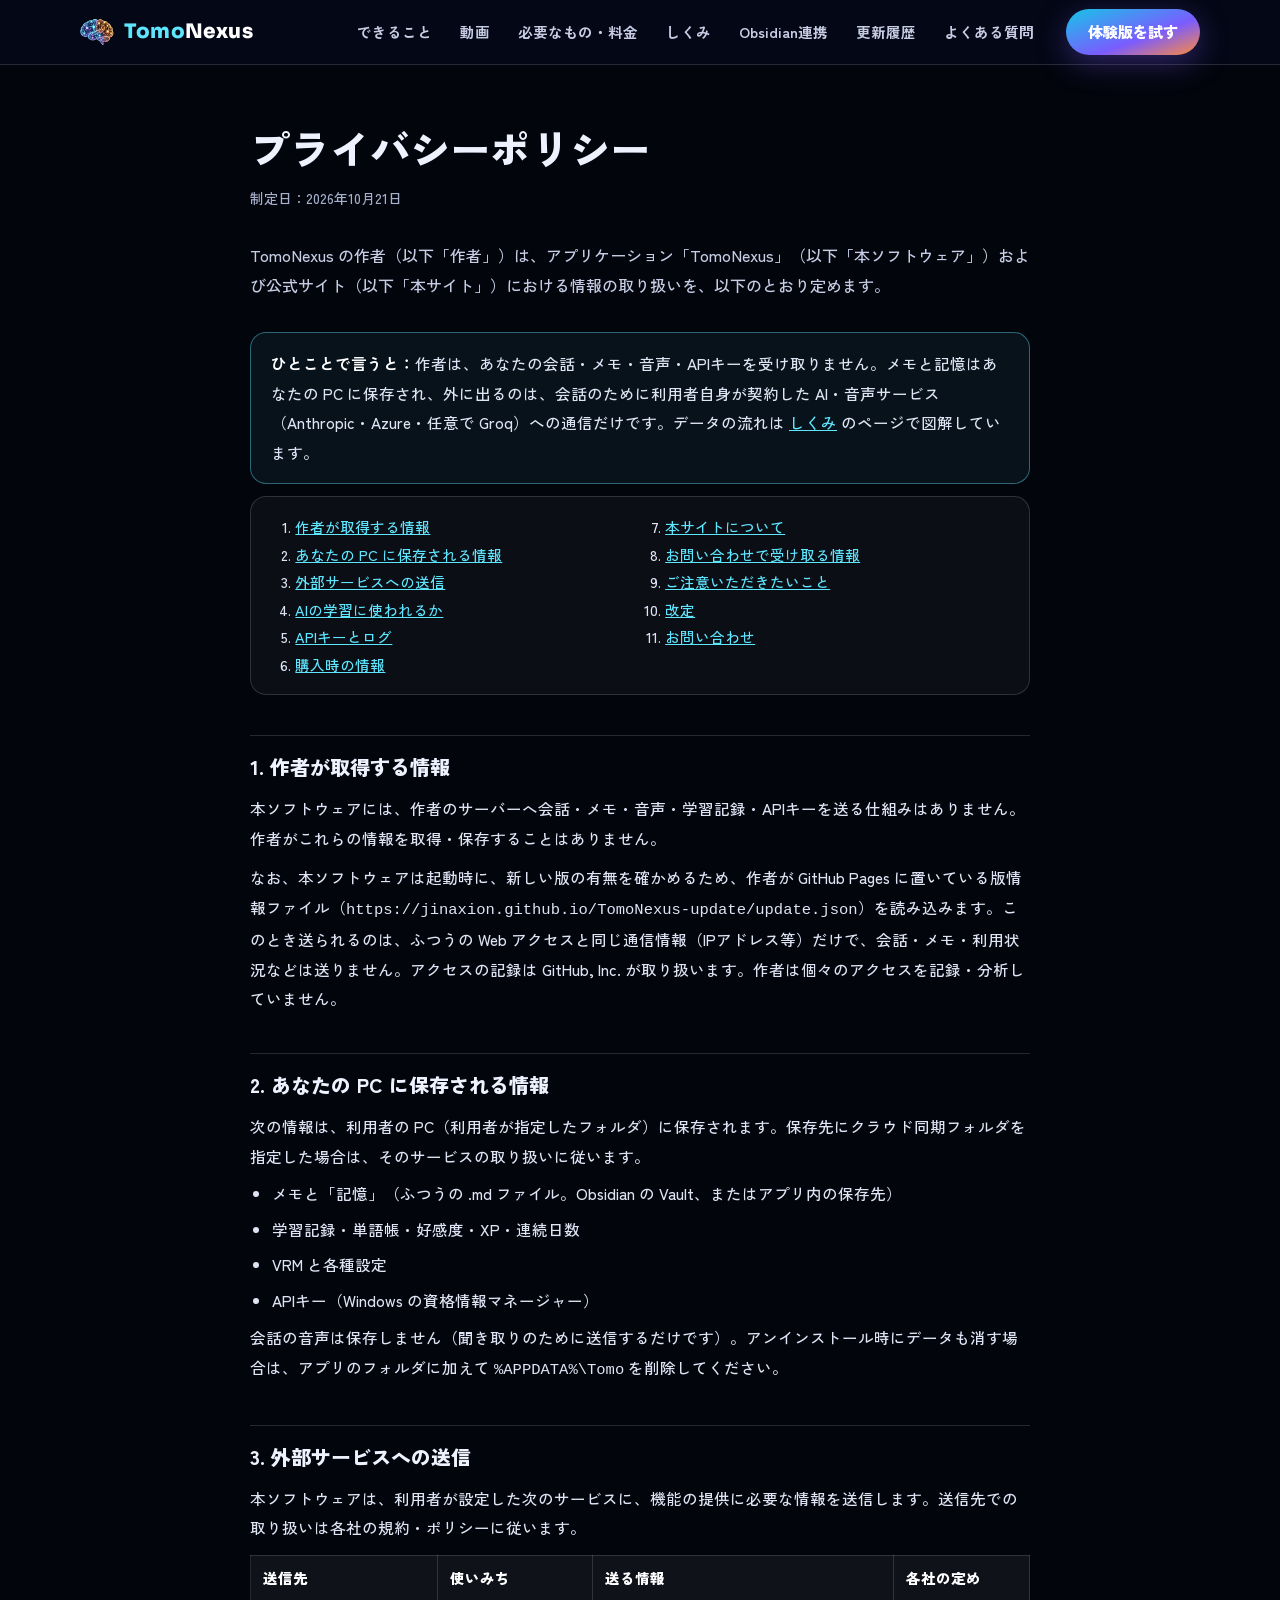
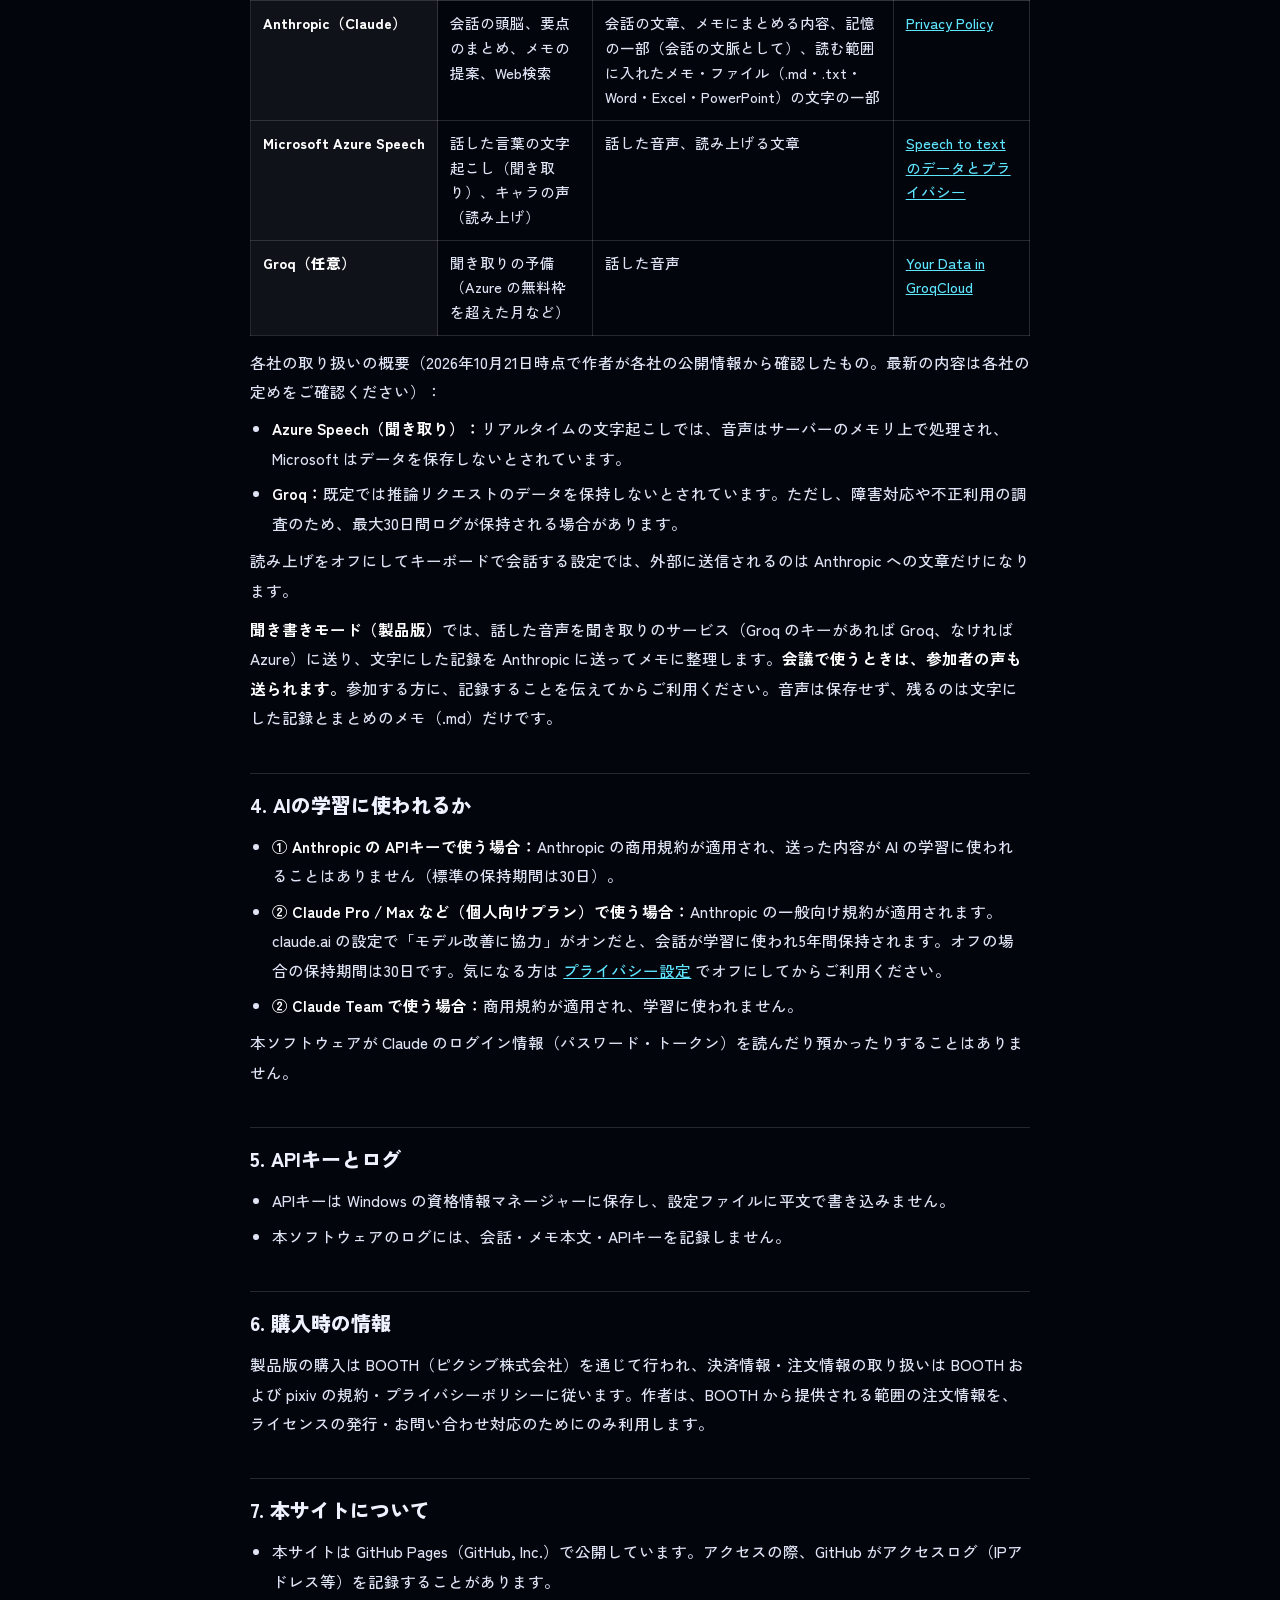
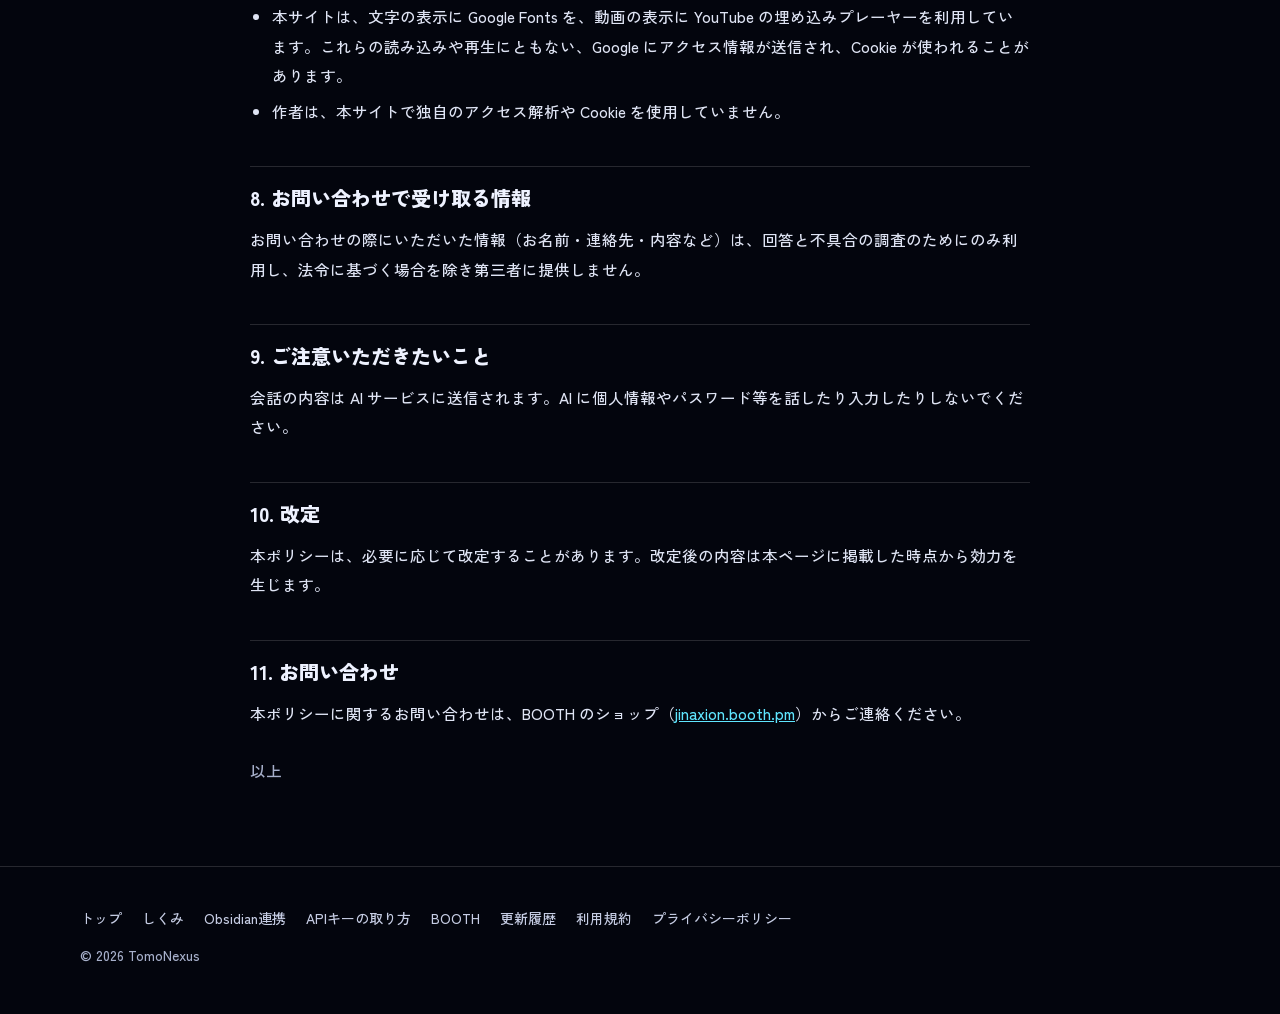
<file: privacy.html>
<!doctype html>
<html lang="ja">
<head>
<meta charset="utf-8">
<meta name="viewport" content="width=device-width, initial-scale=1">
<title>プライバシーポリシー — TomoNexus</title>
<meta name="description" content="TomoNexus のプライバシーポリシー。会話・メモ・音声・APIキーの取り扱い。">
<meta name="theme-color" content="#060918">
<link rel="icon" type="image/png" href="assets/img/icon.png">
<link rel="apple-touch-icon" href="assets/img/apple-touch-icon.png">
<link rel="preconnect" href="https://fonts.googleapis.com">
<link rel="preconnect" href="https://fonts.gstatic.com" crossorigin>
<link rel="stylesheet" href="https://fonts.googleapis.com/css2?family=Zen+Kaku+Gothic+New:wght@500;700;900&family=Sora:wght@500;700;800&display=swap">
<link rel="stylesheet" href="assets/css/style.css">
</head>
<body>
<header class="site-header">
  <div class="wrap">
    <a class="brand" href="./"><img src="assets/img/icon.png" alt=""><span><span class="t">Tomo</span><span class="n">Nexus</span></span></a>
    <nav class="nav" aria-label="メインメニュー">
      <a href="./#features">できること</a>
      <a href="./#movie">動画</a>
      <a href="./#requirements">必要なもの・料金</a>
      <a href="shikumi.html">しくみ</a>
      <a href="obsidian.html">Obsidian連携</a>
      <a href="history.html">更新履歴</a>
      <a href="./#faq">よくある質問</a>
    </nav>
    <a class="btn btn-primary" data-booth href="./#download"><span data-booth-label>体験版を試す</span></a>
    <button class="menu-btn" aria-label="メニュー" aria-expanded="false">☰</button>
  </div>
</header>
<main class="legal">

<h1>プライバシーポリシー</h1>
<p class="meta">制定日：2026年10月21日</p>
<p class="intro">TomoNexus の作者（以下「作者」）は、アプリケーション「TomoNexus」（以下「本ソフトウェア」）および公式サイト（以下「本サイト」）における情報の取り扱いを、以下のとおり定めます。</p>

<div class="box"><p><b>ひとことで言うと：</b>作者は、あなたの会話・メモ・音声・APIキーを受け取りません。メモと記憶はあなたの PC に保存され、外に出るのは、会話のために利用者自身が契約した AI・音声サービス（Anthropic・Azure・任意で Groq）への通信だけです。データの流れは <a href="shikumi.html">しくみ</a> のページで図解しています。</p></div>

<nav class="toc" aria-label="目次"><ol>
<li><a href="#p1">作者が取得する情報</a></li><li><a href="#p2">あなたの PC に保存される情報</a></li><li><a href="#p3">外部サービスへの送信</a></li><li><a href="#p4">AIの学習に使われるか</a></li><li><a href="#p5">APIキーとログ</a></li><li><a href="#p6">購入時の情報</a></li><li><a href="#p7">本サイトについて</a></li><li><a href="#p8">お問い合わせで受け取る情報</a></li><li><a href="#p9">ご注意いただきたいこと</a></li><li><a href="#p10">改定</a></li><li><a href="#p11">お問い合わせ</a></li>
</ol></nav>

<h2 id="p1">1. 作者が取得する情報</h2>
<p>本ソフトウェアには、作者のサーバーへ会話・メモ・音声・学習記録・APIキーを送る仕組みはありません。作者がこれらの情報を取得・保存することはありません。</p>
<p>なお、本ソフトウェアは起動時に、新しい版の有無を確かめるため、作者が GitHub Pages に置いている版情報ファイル（<code>https://jinaxion.github.io/TomoNexus-update/update.json</code>）を読み込みます。このとき送られるのは、ふつうの Web アクセスと同じ通信情報（IPアドレス等）だけで、会話・メモ・利用状況などは送りません。アクセスの記録は GitHub, Inc. が取り扱います。作者は個々のアクセスを記録・分析していません。</p>

<h2 id="p2">2. あなたの PC に保存される情報</h2>
<p>次の情報は、利用者の PC（利用者が指定したフォルダ）に保存されます。保存先にクラウド同期フォルダを指定した場合は、そのサービスの取り扱いに従います。</p>
<ul>
<li>メモと「記憶」（ふつうの .md ファイル。Obsidian の Vault、またはアプリ内の保存先）</li>
<li>学習記録・単語帳・好感度・XP・連続日数</li>
<li>VRM と各種設定</li>
<li>APIキー（Windows の資格情報マネージャー）</li>
</ul>
<p>会話の音声は保存しません（聞き取りのために送信するだけです）。アンインストール時にデータも消す場合は、アプリのフォルダに加えて <code>%APPDATA%\Tomo</code> を削除してください。</p>

<h2 id="p3">3. 外部サービスへの送信</h2>
<p>本ソフトウェアは、利用者が設定した次のサービスに、機能の提供に必要な情報を送信します。送信先での取り扱いは各社の規約・ポリシーに従います。</p>
<div class="scroll"><table class="tbl">
<thead><tr><th>送信先</th><th>使いみち</th><th>送る情報</th><th>各社の定め</th></tr></thead>
<tbody>
<tr><th>Anthropic（Claude）</th><td>会話の頭脳、要点のまとめ、メモの提案、Web検索</td><td>会話の文章、メモにまとめる内容、記憶の一部（会話の文脈として）、読む範囲に入れたメモ・ファイル（.md・.txt・Word・Excel・PowerPoint）の文字の一部</td><td><a href="https://www.anthropic.com/legal/privacy" target="_blank" rel="noopener">Privacy Policy</a></td></tr>
<tr><th>Microsoft Azure Speech</th><td>話した言葉の文字起こし（聞き取り）、キャラの声（読み上げ）</td><td>話した音声、読み上げる文章</td><td><a href="https://learn.microsoft.com/azure/foundry/responsible-ai/speech-service/speech-to-text/data-privacy-security" target="_blank" rel="noopener">Speech to text のデータとプライバシー</a></td></tr>
<tr><th>Groq（任意）</th><td>聞き取りの予備（Azure の無料枠を超えた月など）</td><td>話した音声</td><td><a href="https://console.groq.com/docs/your-data" target="_blank" rel="noopener">Your Data in GroqCloud</a></td></tr>
</tbody></table></div>
<p>各社の取り扱いの概要（2026年10月21日時点で作者が各社の公開情報から確認したもの。最新の内容は各社の定めをご確認ください）：</p>
<ul>
<li><b>Azure Speech（聞き取り）：</b>リアルタイムの文字起こしでは、音声はサーバーのメモリ上で処理され、Microsoft はデータを保存しないとされています。</li>
<li><b>Groq：</b>既定では推論リクエストのデータを保持しないとされています。ただし、障害対応や不正利用の調査のため、最大30日間ログが保持される場合があります。</li>
</ul>
<p>読み上げをオフにしてキーボードで会話する設定では、外部に送信されるのは Anthropic への文章だけになります。</p>
<p><b>聞き書きモード（製品版）</b>では、話した音声を聞き取りのサービス（Groq のキーがあれば Groq、なければ Azure）に送り、文字にした記録を Anthropic に送ってメモに整理します。<b>会議で使うときは、参加者の声も送られます。</b>参加する方に、記録することを伝えてからご利用ください。音声は保存せず、残るのは文字にした記録とまとめのメモ（.md）だけです。</p>

<h2 id="p4">4. AIの学習に使われるか</h2>
<ul>
<li><b>① Anthropic の APIキーで使う場合：</b>Anthropic の商用規約が適用され、送った内容が AI の学習に使われることはありません（標準の保持期間は30日）。</li>
<li><b>② Claude Pro / Max など（個人向けプラン）で使う場合：</b>Anthropic の一般向け規約が適用されます。claude.ai の設定で「モデル改善に協力」がオンだと、会話が学習に使われ5年間保持されます。オフの場合の保持期間は30日です。気になる方は <a href="https://claude.ai/settings/data-privacy-controls" target="_blank" rel="noopener">プライバシー設定</a> でオフにしてからご利用ください。</li>
<li><b>② Claude Team で使う場合：</b>商用規約が適用され、学習に使われません。</li>
</ul>
<p>本ソフトウェアが Claude のログイン情報（パスワード・トークン）を読んだり預かったりすることはありません。</p>

<h2 id="p5">5. APIキーとログ</h2>
<ul>
<li>APIキーは Windows の資格情報マネージャーに保存し、設定ファイルに平文で書き込みません。</li>
<li>本ソフトウェアのログには、会話・メモ本文・APIキーを記録しません。</li>
</ul>

<h2 id="p6">6. 購入時の情報</h2>
<p>製品版の購入は BOOTH（ピクシブ株式会社）を通じて行われ、決済情報・注文情報の取り扱いは BOOTH および pixiv の規約・プライバシーポリシーに従います。作者は、BOOTH から提供される範囲の注文情報を、ライセンスの発行・お問い合わせ対応のためにのみ利用します。</p>

<h2 id="p7">7. 本サイトについて</h2>
<ul>
<li>本サイトは GitHub Pages（GitHub, Inc.）で公開しています。アクセスの際、GitHub がアクセスログ（IPアドレス等）を記録することがあります。</li>
<li>本サイトは、文字の表示に Google Fonts を、動画の表示に YouTube の埋め込みプレーヤーを利用しています。これらの読み込みや再生にともない、Google にアクセス情報が送信され、Cookie が使われることがあります。</li>
<li>作者は、本サイトで独自のアクセス解析や Cookie を使用していません。</li>
</ul>

<h2 id="p8">8. お問い合わせで受け取る情報</h2>
<p>お問い合わせの際にいただいた情報（お名前・連絡先・内容など）は、回答と不具合の調査のためにのみ利用し、法令に基づく場合を除き第三者に提供しません。</p>

<h2 id="p9">9. ご注意いただきたいこと</h2>
<p>会話の内容は AI サービスに送信されます。AI に個人情報やパスワード等を話したり入力したりしないでください。</p>

<h2 id="p10">10. 改定</h2>
<p>本ポリシーは、必要に応じて改定することがあります。改定後の内容は本ページに掲載した時点から効力を生じます。</p>

<h2 id="p11">11. お問い合わせ</h2>
<p>本ポリシーに関するお問い合わせは、BOOTH のショップ（<a href="https://jinaxion.booth.pm/" target="_blank" rel="noopener">jinaxion.booth.pm</a>）からご連絡ください。</p>
<p style="margin-top:28px;color:var(--mute)">以上</p>

</main>
<footer class="site-footer">
  <div class="wrap">
    <div class="foot-links"><a href="./">トップ</a><a href="shikumi.html">しくみ</a><a href="obsidian.html">Obsidian連携</a><a href="claude.html">APIキーの取り方</a><a href="https://jinaxion.booth.pm/items/9001516" target="_blank" rel="noopener">BOOTH</a><a href="history.html">更新履歴</a><a href="terms.html">利用規約</a><a href="privacy.html" aria-current="page">プライバシーポリシー</a></div>
    <p>© <span data-year>2026</span> TomoNexus</p>
  </div>
</footer>
<script src="assets/js/main.js"></script>
</body>
</html>
</file>
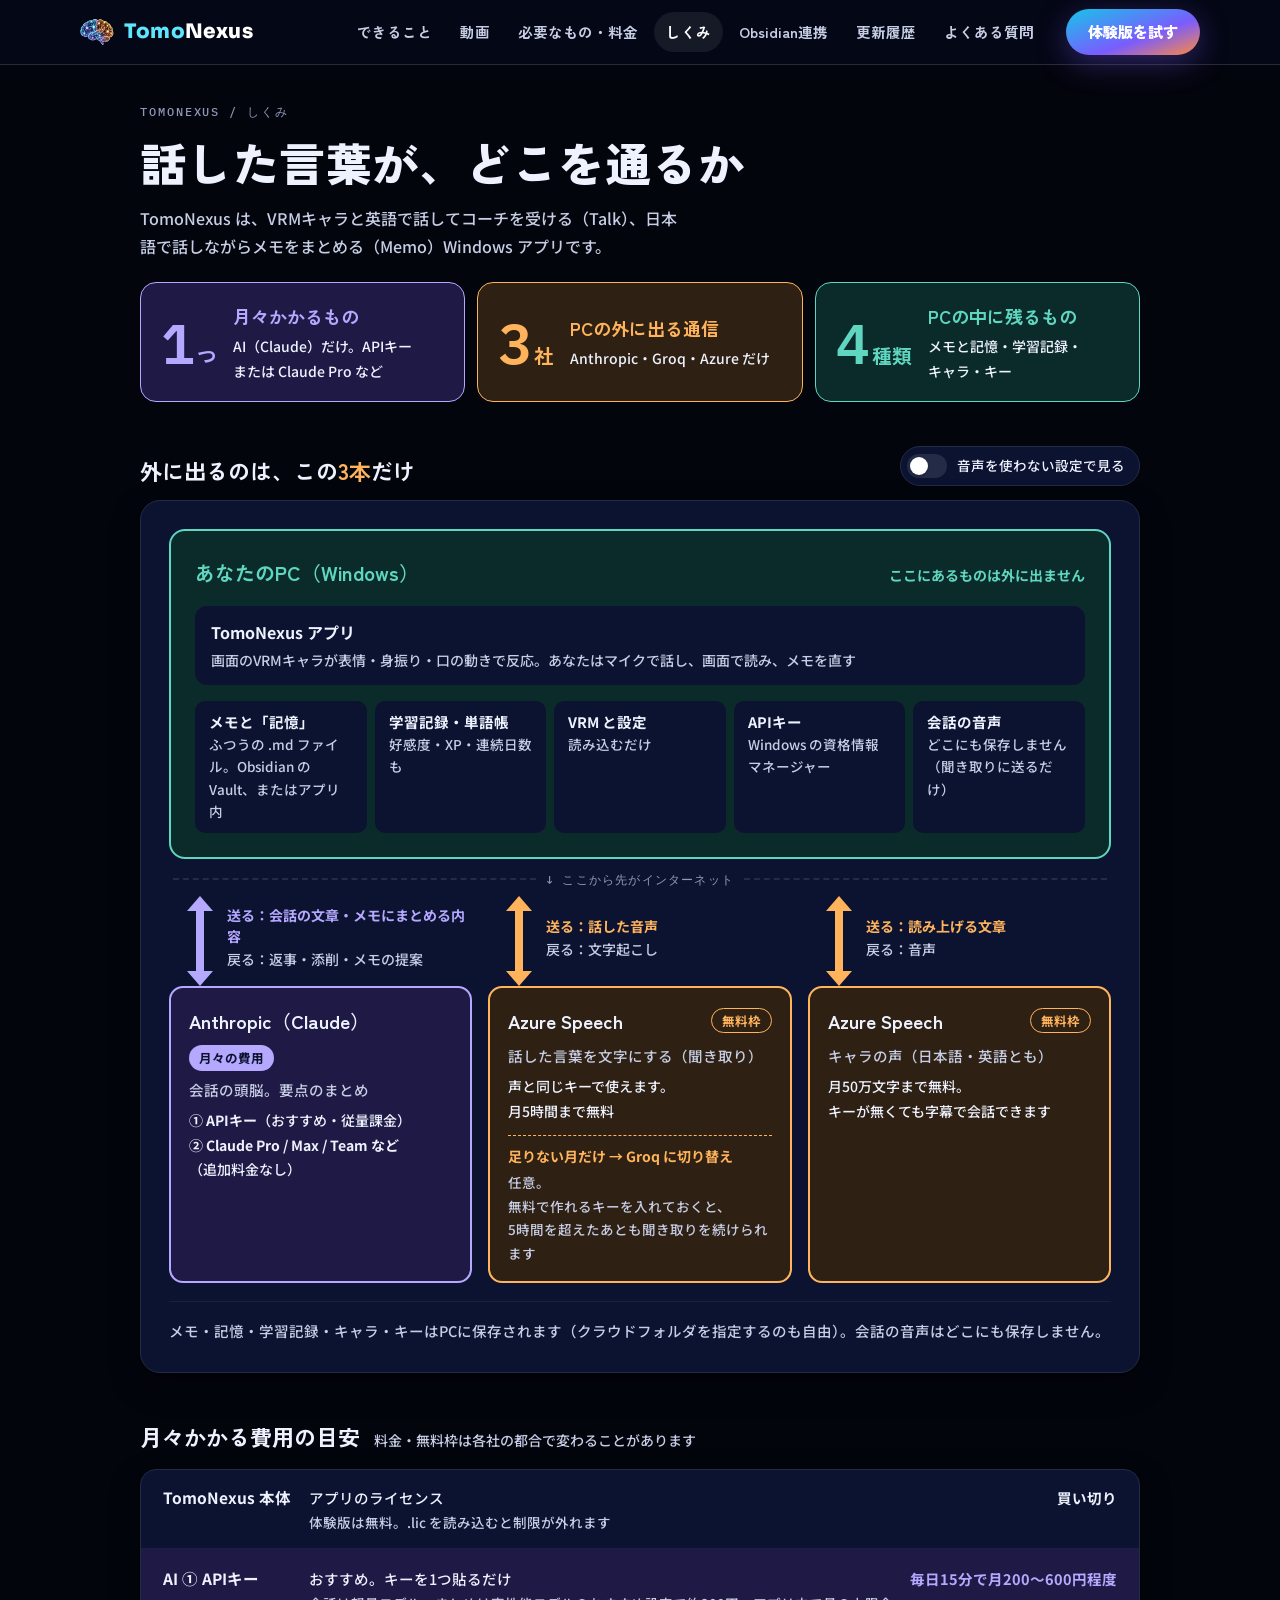
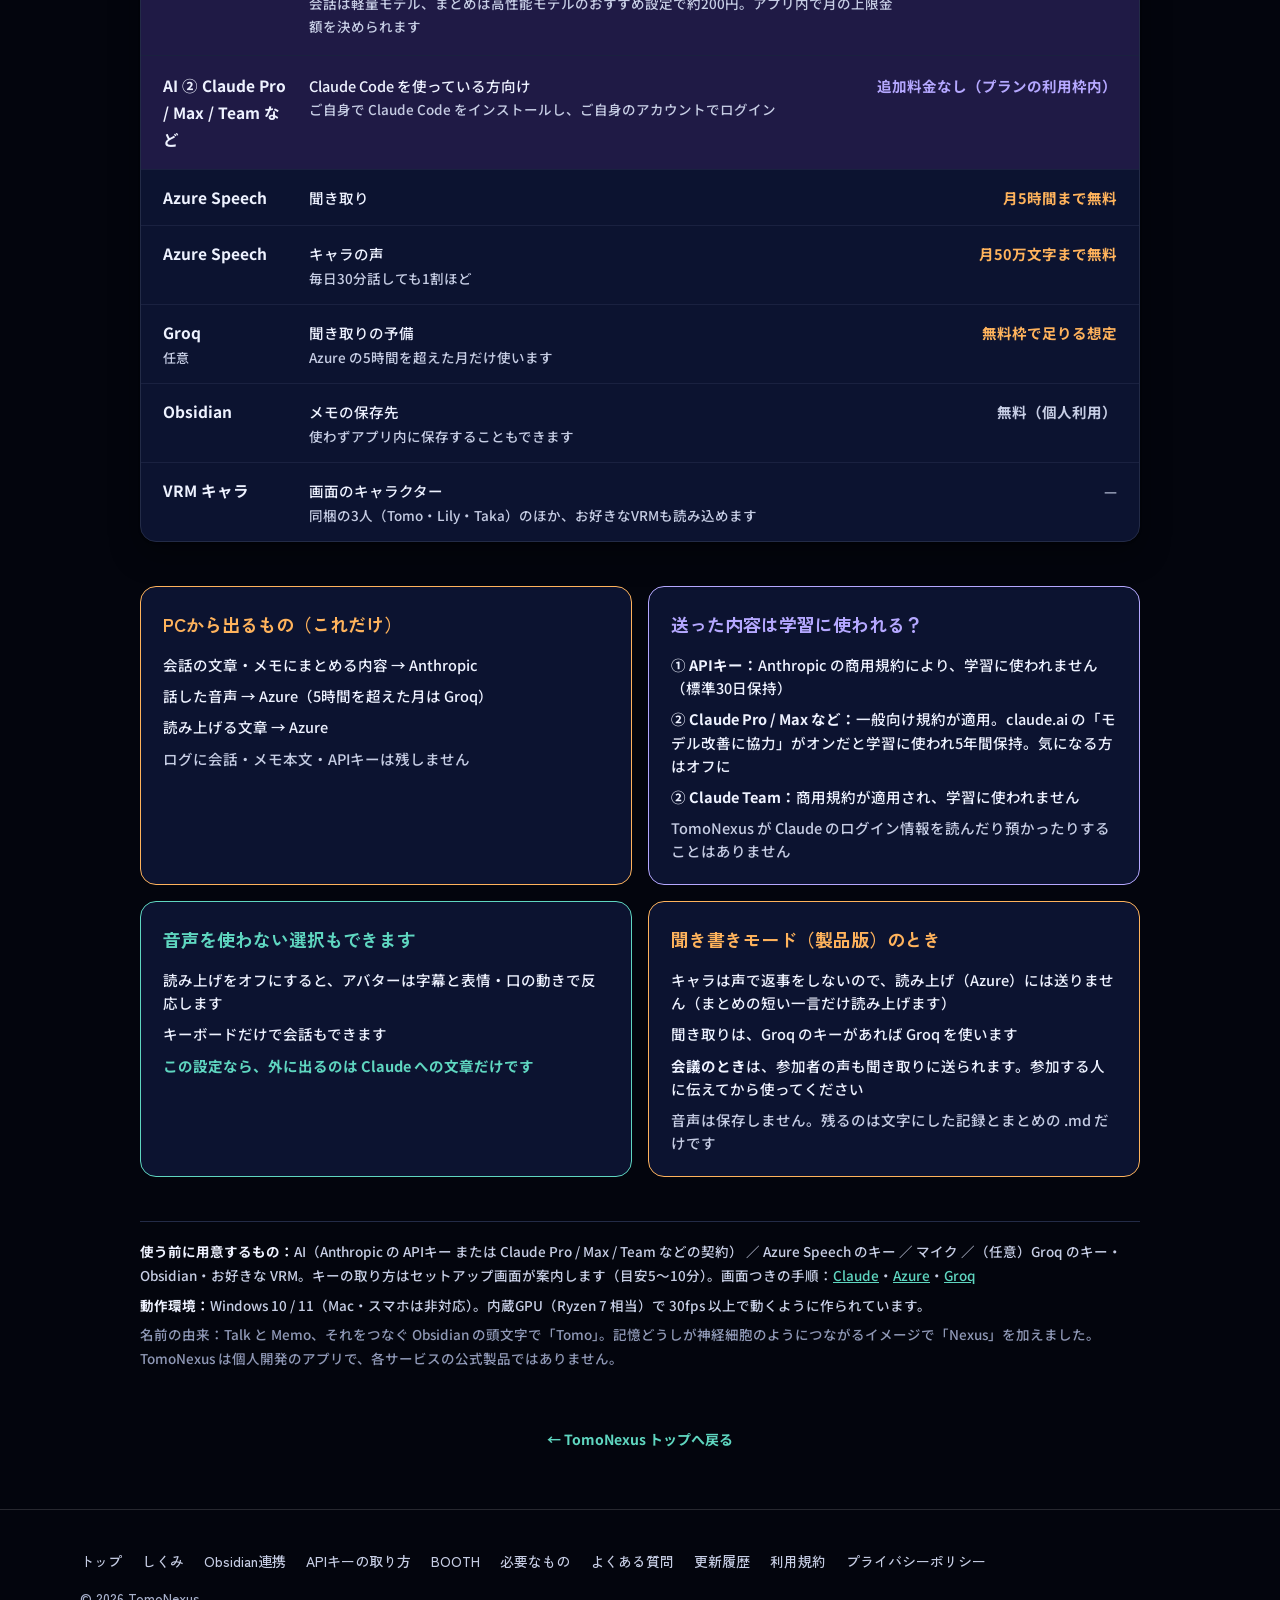
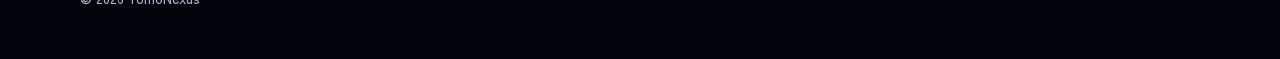
<file: shikumi.html>
<!doctype html>
<html lang="ja">
<head>
<meta charset="utf-8">
<meta name="viewport" content="width=device-width, initial-scale=1">
<title>TomoNexus のしくみ — 話した言葉が、どこを通るか</title>
<meta name="description" content="TomoNexus で話した言葉・音声・メモがどこを通り、どこに残るのか。月々の費用の目安と、学習に使われるかどうかもまとめています。">
<meta name="theme-color" content="#060918">
<meta property="og:type" content="article">
<meta property="og:title" content="TomoNexus のしくみ — 話した言葉が、どこを通るか">
<meta property="og:description" content="外に出る通信は Anthropic・Azure（任意で Groq）だけ。メモと記憶はあなたのPCに。">
<meta property="og:image" content="assets/img/ogp.png">
<meta name="twitter:card" content="summary_large_image">
<link rel="icon" type="image/png" href="assets/img/icon.png">
<link rel="apple-touch-icon" href="assets/img/apple-touch-icon.png">
<link rel="preconnect" href="https://fonts.googleapis.com">
<link rel="preconnect" href="https://fonts.gstatic.com" crossorigin>
<link rel="stylesheet" href="https://fonts.googleapis.com/css2?family=Zen+Kaku+Gothic+New:wght@500;700;900&family=Sora:wght@500;700;800&family=Noto+Sans+JP:wght@400;500;700&family=IBM+Plex+Mono:wght@500;600&display=swap">
<link rel="stylesheet" href="assets/css/style.css">
<style>
.doc{--paper:#03050d;--card:#0c1330;--ink:#eef2ff;--soft:#c6cde4;--faint:#8f98b6;--rule:#232b47;--rule2:#1a2140;--local:#5fd6c0;--local-bg:#0b2a2a;--away:#ffb35c;--away-bg:#2e2012;--paid:#b5a8ff;--paid-bg:#1f1a45;--shadow:0 1px 2px rgba(0,0,0,.4),0 12px 30px rgba(0,0,0,.35);color-scheme:dark;background:var(--paper);color:var(--ink);font-family:"Noto Sans JP",system-ui,"Segoe UI",sans-serif;font-size:15px;line-height:1.75}
.doc a{color:var(--local)} .doc a:hover{color:var(--ink)}
.doc b,.doc strong{color:inherit}
.doc h1,.doc h2,.doc h3,.doc p{margin:0}
.back{display:inline-flex;align-items:center;gap:6px;font-size:14px;font-weight:700;text-decoration:none}
</style>
</head>
<body>

<header class="site-header">
  <div class="wrap">
    <a class="brand" href="./"><img src="assets/img/icon.png" alt=""><span><span class="t">Tomo</span><span class="n">Nexus</span></span></a>
    <nav class="nav" aria-label="メインメニュー">
      <a href="./#features">できること</a>
      <a href="./#movie">動画</a>
      <a href="./#requirements">必要なもの・料金</a>
      <a href="shikumi.html" aria-current="page">しくみ</a>
      <a href="obsidian.html">Obsidian連携</a>
      <a href="history.html">更新履歴</a>
      <a href="./#faq">よくある質問</a>
    </nav>
    <a class="btn btn-primary" data-booth href="./#download"><span data-booth-label>体験版を試す</span></a>
    <button class="menu-btn" aria-label="メニュー" aria-expanded="false">☰</button>
  </div>
</header>

<main class="doc" id="doc">
<div style="max-width:1040px;margin:0 auto;padding:36px 20px 56px;display:flex;flex-direction:column;gap:44px;box-sizing:border-box">

  <header data-screen-label="01 ヒーロー" style="display:flex;flex-direction:column;gap:22px">
    <div style="display:flex;flex-direction:column;gap:12px">
      <p style="font-family:'IBM Plex Mono',monospace;font-size:12px;letter-spacing:.16em;color:var(--faint)">TOMONEXUS / しくみ</p>
      <h1 style="font-family:'Zen Kaku Gothic New',sans-serif;font-weight:900;font-size:clamp(30px,5.4vw,46px);line-height:1.25;letter-spacing:.01em;text-wrap:balance">話した言葉が、どこを通るか</h1>
      <p style="color:var(--soft);font-size:16px;max-width:60ch;text-wrap:pretty">TomoNexus は、VRMキャラと英語で話してコーチを受ける（Talk）、日本語で話しながらメモをまとめる（Memo）Windows アプリです。</p>
    </div>

    <div style="display:grid;grid-template-columns:repeat(auto-fit,minmax(min(100%,250px),1fr));gap:12px">
      <div style="background:var(--paid-bg);border:1.5px solid var(--paid);border-radius:16px;padding:18px 20px;display:flex;align-items:center;gap:16px">
        <span style="font-family:'IBM Plex Mono',monospace;font-weight:600;font-size:56px;line-height:1;color:var(--paid);white-space:nowrap">1<span style="font-size:20px;font-weight:700;margin-left:2px;font-family:'Zen Kaku Gothic New',sans-serif">つ</span></span>
        <div style="display:flex;flex-direction:column;gap:2px">
          <span style="font-family:'Zen Kaku Gothic New',sans-serif;font-weight:700;font-size:18px;color:var(--paid)">月々かかるもの</span>
          <span style="font-size:14px;color:var(--ink);text-wrap:pretty;word-break:keep-all;overflow-wrap:anywhere">AI（Claude）だけ。APIキー または Claude Pro など</span>
        </div>
      </div>
      <div style="background:var(--away-bg);border:1.5px solid var(--away);border-radius:16px;padding:18px 20px;display:flex;align-items:center;gap:16px">
        <span style="font-family:'IBM Plex Mono',monospace;font-weight:600;font-size:56px;line-height:1;color:var(--away);white-space:nowrap">3<span style="font-size:20px;font-weight:700;margin-left:2px;font-family:'Zen Kaku Gothic New',sans-serif">社</span></span>
        <div style="display:flex;flex-direction:column;gap:2px">
          <span style="font-family:'Zen Kaku Gothic New',sans-serif;font-weight:700;font-size:18px;color:var(--away)">PCの外に出る通信</span>
          <span style="font-size:14px;color:var(--ink);text-wrap:pretty;word-break:keep-all;overflow-wrap:anywhere">Anthropic・Groq・Azure だけ</span>
        </div>
      </div>
      <div style="background:var(--local-bg);border:1.5px solid var(--local);border-radius:16px;padding:18px 20px;display:flex;align-items:center;gap:16px">
        <span style="font-family:'IBM Plex Mono',monospace;font-weight:600;font-size:56px;line-height:1;color:var(--local);white-space:nowrap">4<span style="font-size:20px;font-weight:700;margin-left:2px;font-family:'Zen Kaku Gothic New',sans-serif">種類</span></span>
        <div style="display:flex;flex-direction:column;gap:2px">
          <span style="font-family:'Zen Kaku Gothic New',sans-serif;font-weight:700;font-size:18px;color:var(--local)">PCの中に残るもの</span>
          <span style="font-size:14px;color:var(--ink);text-wrap:pretty;word-break:keep-all;overflow-wrap:anywhere">メモと記憶・学習記録・キャラ・キー</span>
        </div>
      </div>
    </div>
  </header>

  <section data-screen-label="02 データの流れ" style="display:flex;flex-direction:column;gap:14px">
    <div style="display:flex;justify-content:space-between;align-items:flex-end;gap:12px 20px;flex-wrap:wrap">
      <h2 style="font-family:'Zen Kaku Gothic New',sans-serif;font-weight:700;font-size:22px;line-height:1.4">外に出るのは、この<span style="color:var(--away)"><span id="outCount">3</span>本</span>だけ</h2>
      <button id="voiceToggle" aria-pressed="false" style="display:flex;align-items:center;gap:10px;background:var(--card);border:1px solid var(--rule);border-radius:999px;padding:6px 14px 6px 6px;font:inherit;font-size:13.5px;color:var(--ink);cursor:pointer;min-height:40px">
        <span class="track" style="width:40px;height:24px;border-radius:999px;background:var(--rule);position:relative;flex:none;transition:background .2s">
          <span class="knob" style="position:absolute;top:3px;left:3px;width:18px;height:18px;border-radius:50%;background:#fff;box-shadow:0 1px 2px rgba(0,0,0,.3);transition:left .2s"></span>
        </span>
        音声を使わない設定で見る
      </button>
    </div>

    <div style="background:var(--card);border:1px solid var(--rule);border-radius:20px;box-shadow:var(--shadow);padding:clamp(14px,3vw,28px);display:flex;flex-direction:column">

      <div style="background:var(--local-bg);border:2px solid var(--local);border-radius:16px;padding:clamp(16px,2.6vw,24px);display:flex;flex-direction:column;gap:16px">
        <div style="display:flex;justify-content:space-between;align-items:baseline;gap:6px 16px;flex-wrap:wrap">
          <h3 style="font-family:'Zen Kaku Gothic New',sans-serif;font-weight:700;font-size:20px;color:var(--local)">あなたのPC（Windows）</h3>
          <span style="font-size:14px;font-weight:700;color:var(--local)">ここにあるものは外に出ません</span>
        </div>
        <div style="display:flex;flex-wrap:wrap;gap:10px;align-items:stretch">
          <div style="flex:1 1 240px;background:var(--card);border-radius:12px;padding:12px 16px;display:flex;flex-direction:column;gap:2px">
            <span style="font-weight:700;font-size:16px">TomoNexus アプリ</span>
            <span style="font-size:14px;color:var(--soft)">画面のVRMキャラが表情・身振り・口の動きで反応。あなたはマイクで話し、画面で読み、メモを直す</span>
          </div>
        </div>
        <div style="display:grid;grid-template-columns:repeat(auto-fit,minmax(min(100%,170px),1fr));gap:8px">
          <div style="background:var(--card);border-radius:10px;padding:10px 14px;font-size:14.5px;line-height:1.55"><b style="display:block">メモと「記憶」</b><span style="color:var(--soft);font-size:13.5px">ふつうの .md ファイル。Obsidian のVault、またはアプリ内</span></div>
          <div style="background:var(--card);border-radius:10px;padding:10px 14px;font-size:14.5px;line-height:1.55"><b style="display:block">学習記録・単語帳</b><span style="color:var(--soft);font-size:13.5px">好感度・XP・連続日数も</span></div>
          <div style="background:var(--card);border-radius:10px;padding:10px 14px;font-size:14.5px;line-height:1.55"><b style="display:block">VRM と設定</b><span style="color:var(--soft);font-size:13.5px">読み込むだけ</span></div>
          <div style="background:var(--card);border-radius:10px;padding:10px 14px;font-size:14.5px;line-height:1.55"><b style="display:block">APIキー</b><span style="color:var(--soft);font-size:13.5px">Windows の資格情報マネージャー</span></div>
          <div style="background:var(--card);border-radius:10px;padding:10px 14px;font-size:14.5px;line-height:1.55"><b style="display:block">会話の音声</b><span style="color:var(--soft);font-size:13.5px">どこにも保存しません（聞き取りに送るだけ）</span></div>
        </div>
      </div>

      <div style="display:flex;align-items:center;gap:10px;padding:10px 4px 0">
        <span style="flex:1;border-top:2px dashed var(--rule)"></span>
        <span style="font-family:'IBM Plex Mono',monospace;font-size:12px;letter-spacing:.1em;color:var(--faint)">↓ ここから先がインターネット</span>
        <span style="flex:1;border-top:2px dashed var(--rule)"></span>
      </div>

      <div style="display:grid;grid-template-columns:repeat(auto-fit,minmax(min(100%,210px),1fr));gap:14px 16px">

        <div style="display:flex;flex-direction:column">
          <div style="display:flex;gap:14px;align-items:stretch;padding-left:18px;min-height:96px">
            <div style="display:flex;flex-direction:column;align-items:center;flex:none;padding-top:6px">
              <span style="width:0;height:0;border-left:13px solid transparent;border-right:13px solid transparent;border-bottom:15px solid var(--paid)"></span>
              <span style="width:8px;flex:1;background:var(--paid)"></span>
              <span style="width:0;height:0;border-left:13px solid transparent;border-right:13px solid transparent;border-top:15px solid var(--paid)"></span>
            </div>
            <div style="display:flex;flex-direction:column;justify-content:center;gap:2px;font-size:14px;line-height:1.5;padding:8px 0">
              <span style="color:var(--paid);font-weight:700">送る：会話の文章・メモにまとめる内容</span>
              <span style="color:var(--soft)">戻る：返事・添削・メモの提案</span>
            </div>
          </div>
          <div style="flex:1;background:var(--paid-bg);border:2px solid var(--paid);border-radius:14px;padding:16px 18px;display:flex;flex-direction:column;gap:6px">
            <div style="display:flex;justify-content:space-between;align-items:center;gap:8px;flex-wrap:wrap">
              <span style="font-family:'Zen Kaku Gothic New',sans-serif;font-weight:700;font-size:19px">Anthropic（Claude）</span>
              <span style="background:var(--paid);color:var(--card);font-size:12.5px;font-weight:700;padding:2px 10px;border-radius:999px">月々の費用</span>
            </div>
            <span style="font-size:14.5px;color:var(--soft)">会話の頭脳。要点のまとめ</span>
            <span style="font-size:14px;color:var(--ink);text-wrap:pretty;word-break:keep-all;overflow-wrap:anywhere"><b>① APIキー</b>（おすすめ・従量課金）<br><b>② Claude Pro / Max / Team など</b>（追加料金なし）</span>
          </div>
        </div>

        <div class="voice-dep" style="display:flex;flex-direction:column;opacity:1;transition:opacity .25s">
          <div style="display:flex;gap:14px;align-items:stretch;padding-left:18px;min-height:96px">
            <div style="display:flex;flex-direction:column;align-items:center;flex:none;padding-top:6px">
              <span style="width:0;height:0;border-left:13px solid transparent;border-right:13px solid transparent;border-bottom:15px solid var(--away)"></span>
              <span style="width:8px;flex:1;background:var(--away)"></span>
              <span style="width:0;height:0;border-left:13px solid transparent;border-right:13px solid transparent;border-top:15px solid var(--away)"></span>
            </div>
            <div style="display:flex;flex-direction:column;justify-content:center;gap:2px;font-size:14px;line-height:1.5;padding:8px 0">
              <span style="color:var(--away);font-weight:700">送る：話した音声</span>
              <span style="color:var(--soft)">戻る：文字起こし</span>
            </div>
          </div>
          <div style="flex:1;background:var(--away-bg);border:2px solid var(--away);border-radius:14px;padding:16px 18px;display:flex;flex-direction:column;gap:6px">
            <div style="display:flex;justify-content:space-between;align-items:center;gap:8px;flex-wrap:wrap">
              <span style="font-family:'Zen Kaku Gothic New',sans-serif;font-weight:700;font-size:19px">Azure Speech</span>
              <span style="border:1.5px solid var(--away);color:var(--away);font-size:12.5px;font-weight:700;padding:1px 10px;border-radius:999px">無料枠</span>
            </div>
            <span style="font-size:14.5px;color:var(--soft)">話した言葉を文字にする（聞き取り）</span>
            <span style="font-size:14px;color:var(--ink);text-wrap:pretty;word-break:keep-all;overflow-wrap:anywhere">声と同じキーで使えます。月5時間まで無料</span>
            <div style="margin-top:6px;padding-top:8px;border-top:1px dashed var(--away);display:flex;flex-direction:column;gap:2px">
              <span style="font-size:14px;font-weight:700;color:var(--away)">足りない月だけ → Groq に切り替え</span>
              <span style="font-size:13.5px;color:var(--soft);text-wrap:pretty;word-break:keep-all;overflow-wrap:anywhere">任意。無料で作れるキーを入れておくと、5時間を超えたあとも聞き取りを続けられます</span>
            </div>
          </div>
        </div>

        <div class="voice-dep" style="display:flex;flex-direction:column;opacity:1;transition:opacity .25s">
          <div style="display:flex;gap:14px;align-items:stretch;padding-left:18px;min-height:96px">
            <div style="display:flex;flex-direction:column;align-items:center;flex:none;padding-top:6px">
              <span style="width:0;height:0;border-left:13px solid transparent;border-right:13px solid transparent;border-bottom:15px solid var(--away)"></span>
              <span style="width:8px;flex:1;background:var(--away)"></span>
              <span style="width:0;height:0;border-left:13px solid transparent;border-right:13px solid transparent;border-top:15px solid var(--away)"></span>
            </div>
            <div style="display:flex;flex-direction:column;justify-content:center;gap:2px;font-size:14px;line-height:1.5;padding:8px 0">
              <span style="color:var(--away);font-weight:700">送る：読み上げる文章</span>
              <span style="color:var(--soft)">戻る：音声</span>
            </div>
          </div>
          <div style="flex:1;background:var(--away-bg);border:2px solid var(--away);border-radius:14px;padding:16px 18px;display:flex;flex-direction:column;gap:6px">
            <div style="display:flex;justify-content:space-between;align-items:center;gap:8px;flex-wrap:wrap">
              <span style="font-family:'Zen Kaku Gothic New',sans-serif;font-weight:700;font-size:19px">Azure Speech</span>
              <span style="border:1.5px solid var(--away);color:var(--away);font-size:12.5px;font-weight:700;padding:1px 10px;border-radius:999px">無料枠</span>
            </div>
            <span style="font-size:14.5px;color:var(--soft)">キャラの声（日本語・英語とも）</span>
            <span style="font-size:14px;color:var(--ink);text-wrap:pretty;word-break:keep-all;overflow-wrap:anywhere">月50万文字まで無料。キーが無くても字幕で会話できます</span>
          </div>
        </div>
      </div>

      <p id="footNote" style="margin-top:18px;padding-top:16px;border-top:1px solid var(--rule2);font-size:14.5px;color:var(--soft);text-wrap:pretty">メモ・記憶・学習記録・キャラ・キーはPCに保存されます（クラウドフォルダを指定するのも自由）。会話の音声はどこにも保存しません。</p>
    </div>
  </section>

   <section data-screen-label="04 料金" style="display:flex;flex-direction:column;gap:14px">
    <div style="display:flex;align-items:baseline;gap:6px 14px;flex-wrap:wrap">
      <h2 style="font-family:'Zen Kaku Gothic New',sans-serif;font-weight:700;font-size:22px">月々かかる費用の目安</h2>
      <span style="font-size:14px;color:var(--soft)">料金・無料枠は各社の都合で変わることがあります</span>
    </div>
    <div style="background:var(--card);border:1px solid var(--rule);border-radius:16px;box-shadow:var(--shadow);overflow:hidden">
      <div style="display:flex;flex-wrap:wrap;gap:4px 16px;align-items:baseline;padding:14px 22px;border-bottom:1px solid var(--rule2)">
        <b style="flex:0 0 130px;font-size:15.5px">TomoNexus 本体</b>
        <span style="flex:1 1 240px;font-size:14.5px">アプリのライセンス<span style="display:block;font-size:13.5px;color:var(--soft)">体験版は無料。.lic を読み込むと制限が外れます</span></span>
        <b style="font-size:14.5px">買い切り</b>
      </div>
      <div style="display:flex;flex-wrap:wrap;gap:4px 16px;align-items:baseline;padding:16px 22px;background:var(--paid-bg);border-bottom:1px solid var(--rule2)">
        <b style="flex:0 0 130px;font-size:15.5px">AI ① APIキー</b>
        <span style="flex:1 1 240px;font-size:14.5px">おすすめ。キーを1つ貼るだけ<span style="display:block;font-size:13.5px;color:var(--soft)">会話は軽量モデル、まとめは高性能モデルのおすすめ設定で約200円。アプリ内で月の上限金額を決められます</span></span>
        <b style="font-size:14.5px;color:var(--paid)">毎日15分で月200〜600円程度</b>
      </div>
      <div style="display:flex;flex-wrap:wrap;gap:4px 16px;align-items:baseline;padding:16px 22px;background:var(--paid-bg);border-bottom:1px solid var(--rule2)">
        <b style="flex:0 0 130px;font-size:15.5px">AI ② Claude Pro / Max / Team など</b>
        <span style="flex:1 1 240px;font-size:14.5px">Claude Code を使っている方向け<span style="display:block;font-size:13.5px;color:var(--soft)">ご自身で Claude Code をインストールし、ご自身のアカウントでログイン</span></span>
        <b style="font-size:14.5px;color:var(--paid)">追加料金なし（プランの利用枠内）</b>
      </div>
      <div style="display:flex;flex-wrap:wrap;gap:4px 16px;align-items:baseline;padding:14px 22px;border-bottom:1px solid var(--rule2)">
        <b style="flex:0 0 130px;font-size:15.5px">Azure Speech</b>
        <span style="flex:1 1 240px;font-size:14.5px">聞き取り</span>
        <span style="font-size:14.5px;color:var(--away);font-weight:700">月5時間まで無料</span>
      </div>
      <div style="display:flex;flex-wrap:wrap;gap:4px 16px;align-items:baseline;padding:14px 22px;border-bottom:1px solid var(--rule2)">
        <b style="flex:0 0 130px;font-size:15.5px">Azure Speech</b>
        <span style="flex:1 1 240px;font-size:14.5px">キャラの声<span style="display:block;font-size:13.5px;color:var(--soft)">毎日30分話しても1割ほど</span></span>
        <span style="font-size:14.5px;color:var(--away);font-weight:700">月50万文字まで無料</span>
      </div>
      <div style="display:flex;flex-wrap:wrap;gap:4px 16px;align-items:baseline;padding:14px 22px;border-bottom:1px solid var(--rule2)">
        <b style="flex:0 0 130px;font-size:15.5px">Groq<span style="display:block;font-size:13px;font-weight:500;color:var(--soft)">任意</span></b>
        <span style="flex:1 1 240px;font-size:14.5px">聞き取りの予備<span style="display:block;font-size:13.5px;color:var(--soft)">Azure の5時間を超えた月だけ使います</span></span>
        <span style="font-size:14.5px;color:var(--away);font-weight:700">無料枠で足りる想定</span>
      </div>
      <div style="display:flex;flex-wrap:wrap;gap:4px 16px;align-items:baseline;padding:14px 22px;border-bottom:1px solid var(--rule2)">
        <b style="flex:0 0 130px;font-size:15.5px">Obsidian</b>
        <span style="flex:1 1 240px;font-size:14.5px">メモの保存先<span style="display:block;font-size:13.5px;color:var(--soft)">使わずアプリ内に保存することもできます</span></span>
        <span style="font-size:14.5px;color:var(--soft);font-weight:700">無料（個人利用）</span>
      </div>
      <div style="display:flex;flex-wrap:wrap;gap:4px 16px;align-items:baseline;padding:14px 22px">
        <b style="flex:0 0 130px;font-size:15.5px">VRM キャラ</b>
        <span style="flex:1 1 240px;font-size:14.5px">画面のキャラクター<span style="display:block;font-size:13.5px;color:var(--soft)">同梱の3人（Tomo・Lily・Taka）のほか、お好きなVRMも読み込めます</span></span>
        <span style="font-size:14.5px;color:var(--soft)">—</span>
      </div>
    </div>
  </section>

  <section data-screen-label="05 出る・出ない" style="display:grid;grid-template-columns:repeat(auto-fit,minmax(min(100%,400px),1fr));gap:16px">
    <div style="background:var(--card);border:1.5px solid var(--away);border-radius:16px;padding:22px;display:flex;flex-direction:column;gap:12px">
      <h3 style="font-family:'Zen Kaku Gothic New',sans-serif;font-weight:700;font-size:18px;color:var(--away)">PCから出るもの（これだけ）</h3>
      <div style="display:flex;flex-direction:column;gap:8px;font-size:14.5px;line-height:1.6">
        <span>会話の文章・メモにまとめる内容 → Anthropic</span>
        <span>話した音声 → Azure（5時間を超えた月は Groq）</span>
        <span>読み上げる文章 → Azure</span>
        <span style="color:var(--soft)">ログに会話・メモ本文・APIキーは残しません</span>
      </div>
    </div>
    <div style="background:var(--card);border:1.5px solid var(--paid);border-radius:16px;padding:22px;display:flex;flex-direction:column;gap:12px">
      <h3 style="font-family:'Zen Kaku Gothic New',sans-serif;font-weight:700;font-size:18px;color:var(--paid)">送った内容は学習に使われる？</h3>
      <div style="display:flex;flex-direction:column;gap:8px;font-size:14.5px;line-height:1.6">
        <span><b>① APIキー：</b>Anthropic の商用規約により、学習に使われません（標準30日保持）</span>
        <span><b>② Claude Pro / Max など：</b>一般向け規約が適用。claude.ai の「モデル改善に協力」がオンだと学習に使われ5年間保持。気になる方はオフに</span>
        <span><b>② Claude Team：</b>商用規約が適用され、学習に使われません</span>
        <span style="color:var(--soft)">TomoNexus が Claude のログイン情報を読んだり預かったりすることはありません</span>
      </div>
    </div>
    <div style="background:var(--card);border:1.5px solid var(--local);border-radius:16px;padding:22px;display:flex;flex-direction:column;gap:12px">
      <h3 style="font-family:'Zen Kaku Gothic New',sans-serif;font-weight:700;font-size:18px;color:var(--local)">音声を使わない選択もできます</h3>
      <div style="display:flex;flex-direction:column;gap:8px;font-size:14.5px;line-height:1.6">
        <span>読み上げをオフにすると、アバターは字幕と表情・口の動きで反応します</span>
        <span>キーボードだけで会話もできます</span>
        <span style="font-weight:700;color:var(--local)">この設定なら、外に出るのは Claude への文章だけです</span>
      </div>
    </div>
      <div style="background:var(--card);border:1.5px solid var(--away);border-radius:16px;padding:22px;display:flex;flex-direction:column;gap:12px">
      <h3 style="font-family:'Zen Kaku Gothic New',sans-serif;font-weight:700;font-size:18px;color:var(--away)">聞き書きモード（製品版）のとき</h3>
      <div style="display:flex;flex-direction:column;gap:8px;font-size:14.5px;line-height:1.6">
        <span>キャラは声で返事をしないので、読み上げ（Azure）には送りません（まとめの短い一言だけ読み上げます）</span>
        <span>聞き取りは、Groq のキーがあれば Groq を使います</span>
        <span><b>会議のとき</b>は、参加者の声も聞き取りに送られます。参加する人に伝えてから使ってください</span>
        <span style="color:var(--soft)">音声は保存しません。残るのは文字にした記録とまとめの .md だけです</span>
      </div>
    </div>
  </section>

  <footer style="border-top:1px solid var(--rule);padding-top:18px;display:flex;flex-direction:column;gap:6px;font-size:13.5px;color:var(--soft)">
    <p><b style="color:var(--ink)">使う前に用意するもの：</b>AI（Anthropic の APIキー または Claude Pro / Max / Team などの契約） ／ Azure Speech のキー ／ マイク ／（任意）Groq のキー・Obsidian・お好きな VRM。キーの取り方はセットアップ画面が案内します（目安5〜10分）。画面つきの手順：<a href="claude.html">Claude</a>・<a href="azure.html">Azure</a>・<a href="groq.html">Groq</a></p>
    <p><b style="color:var(--ink)">動作環境：</b>Windows 10 / 11（Mac・スマホは非対応）。内蔵GPU（Ryzen 7 相当）で 30fps 以上で動くように作られています。</p>
    <p style="color:var(--faint)">名前の由来：Talk と Memo、それをつなぐ Obsidian の頭文字で「Tomo」。記憶どうしが神経細胞のようにつながるイメージで「Nexus」を加えました。TomoNexus は個人開発のアプリで、各サービスの公式製品ではありません。</p>
  </footer>
</div>

  <p style="text-align:center;padding:0 20px 56px;margin:0"><a class="back" href="./">← TomoNexus トップへ戻る</a></p>
</main>

<footer class="site-footer">
  <div class="wrap">
    <div class="foot-links"><a href="./">トップ</a><a href="shikumi.html">しくみ</a><a href="obsidian.html">Obsidian連携</a><a href="claude.html">APIキーの取り方</a><a href="https://jinaxion.booth.pm/items/9001516" target="_blank" rel="noopener">BOOTH</a><a href="./#requirements">必要なもの</a><a href="./#faq">よくある質問</a><a href="history.html">更新履歴</a><a href="terms.html">利用規約</a><a href="privacy.html">プライバシーポリシー</a></div>
    <p>© <span data-year>2026</span> TomoNexus</p>
  </div>
</footer>

<script src="assets/js/main.js"></script>
<script>
(function(){
  const doc=document.getElementById('doc'), btn=document.getElementById('voiceToggle');
  const track=btn.querySelector('.track'), knob=btn.querySelector('.knob');
  const NOTE={
    on:'メモ・記憶・学習記録・キャラ・キーはPCに保存されます（クラウドフォルダを指定するのも自由）。会話の音声はどこにも保存しません。',
    off:'読み上げをオフにしてキーボードで会話すると、アバターは字幕と表情・口の動きで反応し、外に出るのは Claude への文章だけになります。'
  };
  let off=false;
  btn.addEventListener('click',()=>{
    off=!off;
    btn.setAttribute('aria-pressed',String(off));
    track.style.background=off?'var(--local)':'var(--rule)';
    knob.style.left=off?'19px':'3px';
    document.querySelectorAll('.voice-dep').forEach(el=>el.style.opacity=off?'0.25':'1');
    doc.classList.toggle('voice-off',off);
    document.getElementById('outCount').textContent=off?'1':'3';
    document.getElementById('footNote').textContent=off?NOTE.off:NOTE.on;
  });
})();
</script>
</body>
</html>
</file>
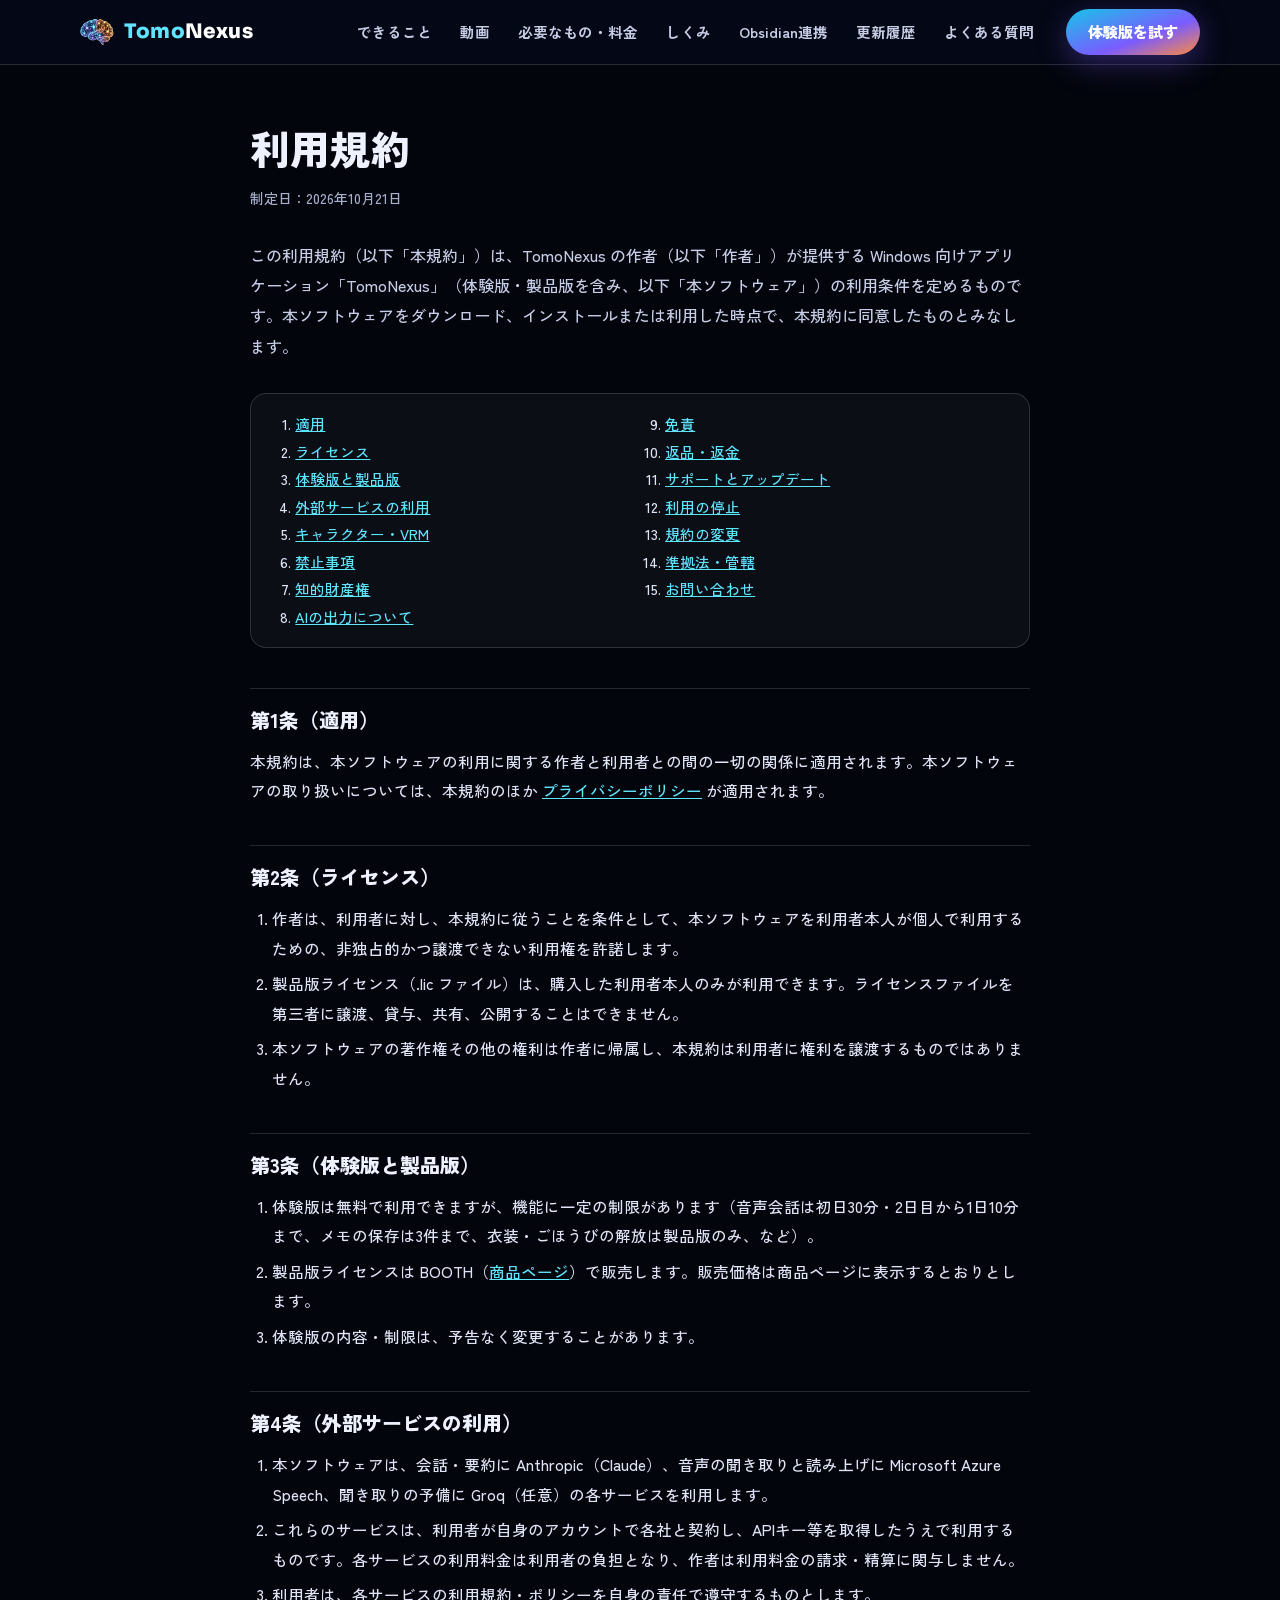
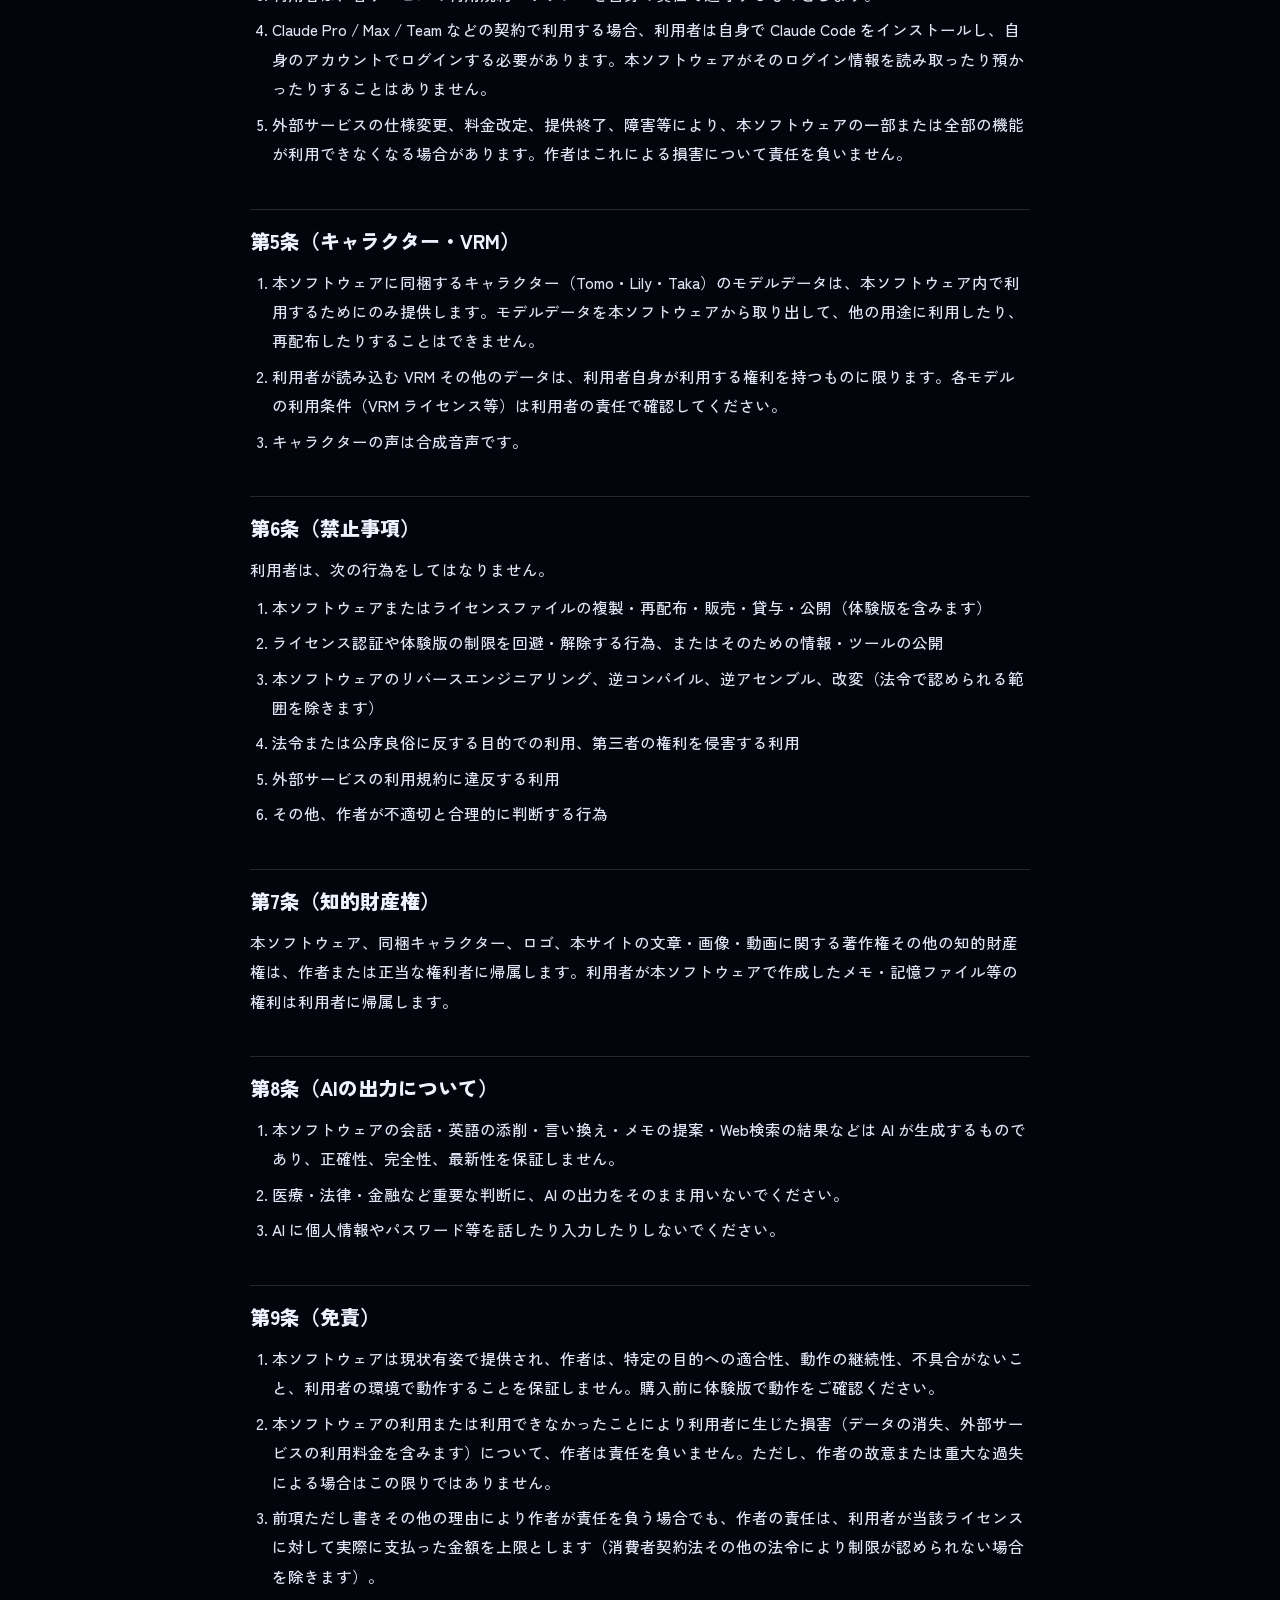
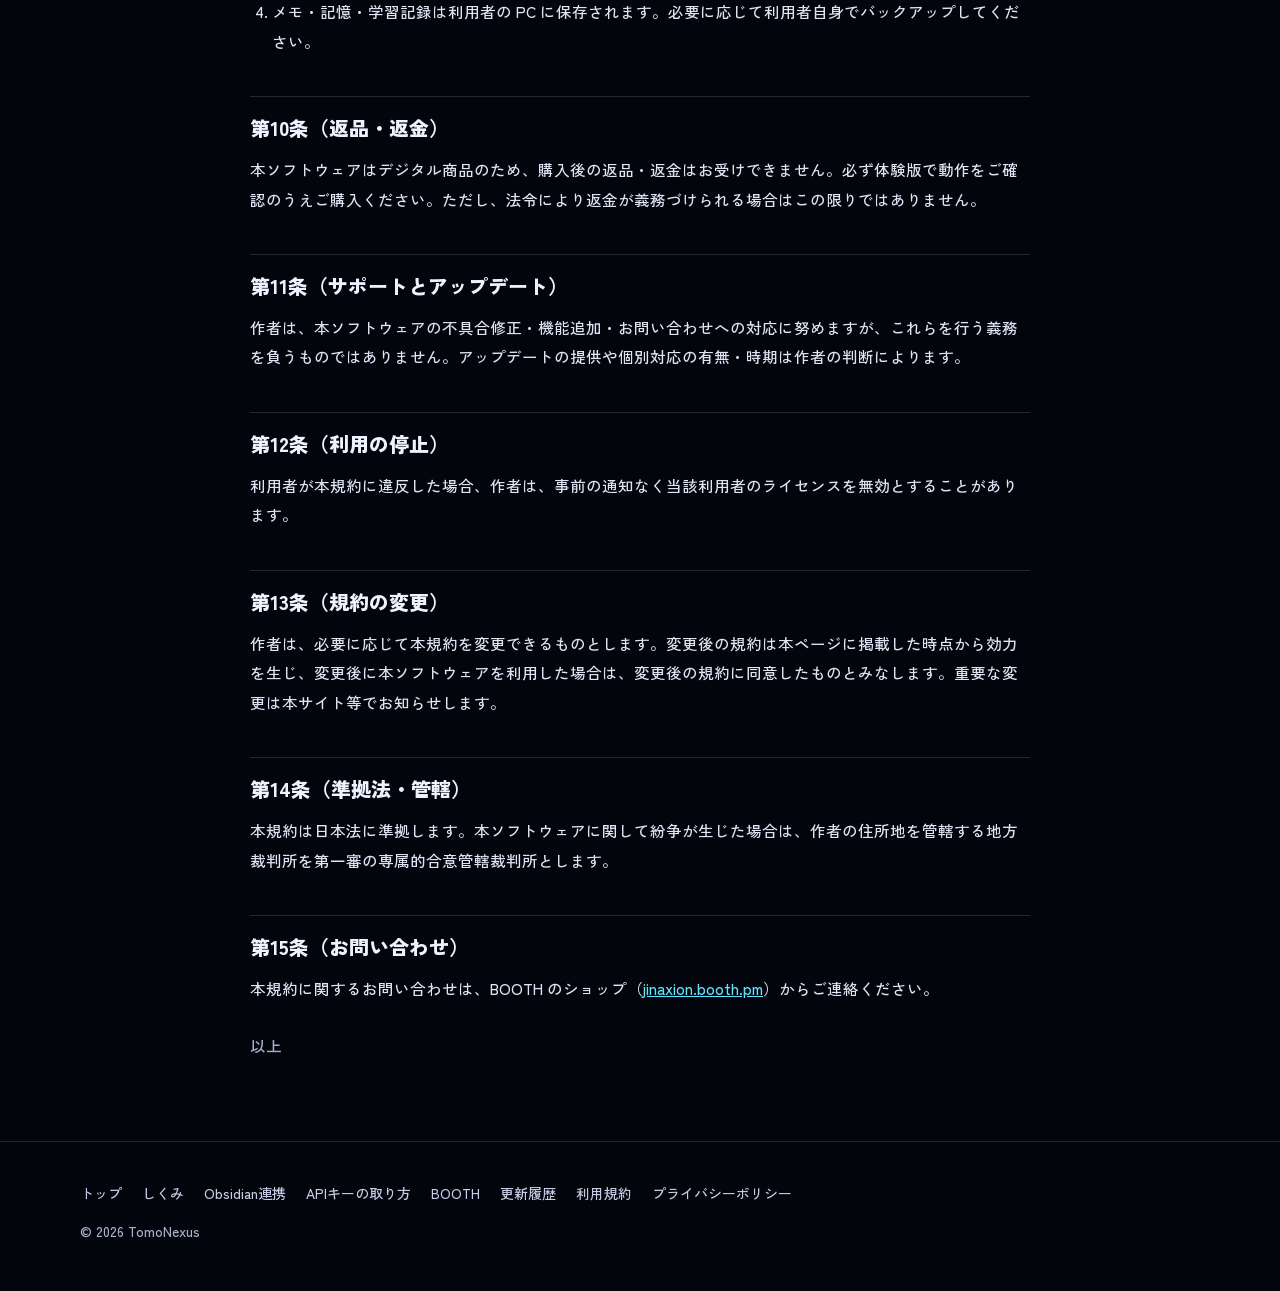
<file: terms.html>
<!doctype html>
<html lang="ja">
<head>
<meta charset="utf-8">
<meta name="viewport" content="width=device-width, initial-scale=1">
<title>利用規約 — TomoNexus</title>
<meta name="description" content="TomoNexus の利用規約。">
<meta name="theme-color" content="#060918">
<link rel="icon" type="image/png" href="assets/img/icon.png">
<link rel="apple-touch-icon" href="assets/img/apple-touch-icon.png">
<link rel="preconnect" href="https://fonts.googleapis.com">
<link rel="preconnect" href="https://fonts.gstatic.com" crossorigin>
<link rel="stylesheet" href="https://fonts.googleapis.com/css2?family=Zen+Kaku+Gothic+New:wght@500;700;900&family=Sora:wght@500;700;800&display=swap">
<link rel="stylesheet" href="assets/css/style.css">
</head>
<body>
<header class="site-header">
  <div class="wrap">
    <a class="brand" href="./"><img src="assets/img/icon.png" alt=""><span><span class="t">Tomo</span><span class="n">Nexus</span></span></a>
    <nav class="nav" aria-label="メインメニュー">
      <a href="./#features">できること</a>
      <a href="./#movie">動画</a>
      <a href="./#requirements">必要なもの・料金</a>
      <a href="shikumi.html">しくみ</a>
      <a href="obsidian.html">Obsidian連携</a>
      <a href="history.html">更新履歴</a>
      <a href="./#faq">よくある質問</a>
    </nav>
    <a class="btn btn-primary" data-booth href="./#download"><span data-booth-label>体験版を試す</span></a>
    <button class="menu-btn" aria-label="メニュー" aria-expanded="false">☰</button>
  </div>
</header>
<main class="legal">

<h1>利用規約</h1>
<p class="meta">制定日：2026年10月21日</p>
<p class="intro">この利用規約（以下「本規約」）は、TomoNexus の作者（以下「作者」）が提供する Windows 向けアプリケーション「TomoNexus」（体験版・製品版を含み、以下「本ソフトウェア」）の利用条件を定めるものです。本ソフトウェアをダウンロード、インストールまたは利用した時点で、本規約に同意したものとみなします。</p>

<nav class="toc" aria-label="目次"><ol>
<li><a href="#t1">適用</a></li><li><a href="#t2">ライセンス</a></li><li><a href="#t3">体験版と製品版</a></li><li><a href="#t4">外部サービスの利用</a></li><li><a href="#t5">キャラクター・VRM</a></li><li><a href="#t6">禁止事項</a></li><li><a href="#t7">知的財産権</a></li><li><a href="#t8">AIの出力について</a></li><li><a href="#t9">免責</a></li><li><a href="#t10">返品・返金</a></li><li><a href="#t11">サポートとアップデート</a></li><li><a href="#t12">利用の停止</a></li><li><a href="#t13">規約の変更</a></li><li><a href="#t14">準拠法・管轄</a></li><li><a href="#t15">お問い合わせ</a></li>
</ol></nav>

<h2 id="t1">第1条（適用）</h2>
<p>本規約は、本ソフトウェアの利用に関する作者と利用者との間の一切の関係に適用されます。本ソフトウェアの取り扱いについては、本規約のほか <a href="privacy.html">プライバシーポリシー</a> が適用されます。</p>

<h2 id="t2">第2条（ライセンス）</h2>
<ol>
<li>作者は、利用者に対し、本規約に従うことを条件として、本ソフトウェアを利用者本人が個人で利用するための、非独占的かつ譲渡できない利用権を許諾します。</li>
<li>製品版ライセンス（.lic ファイル）は、購入した利用者本人のみが利用できます。ライセンスファイルを第三者に譲渡、貸与、共有、公開することはできません。</li>
<li>本ソフトウェアの著作権その他の権利は作者に帰属し、本規約は利用者に権利を譲渡するものではありません。</li>
</ol>

<h2 id="t3">第3条（体験版と製品版）</h2>
<ol>
<li>体験版は無料で利用できますが、機能に一定の制限があります（音声会話は初日30分・2日目から1日10分まで、メモの保存は3件まで、衣装・ごほうびの解放は製品版のみ、など）。</li>
<li>製品版ライセンスは BOOTH（<a href="https://jinaxion.booth.pm/items/9001516" target="_blank" rel="noopener">商品ページ</a>）で販売します。販売価格は商品ページに表示するとおりとします。</li>
<li>体験版の内容・制限は、予告なく変更することがあります。</li>
</ol>

<h2 id="t4">第4条（外部サービスの利用）</h2>
<ol>
<li>本ソフトウェアは、会話・要約に Anthropic（Claude）、音声の聞き取りと読み上げに Microsoft Azure Speech、聞き取りの予備に Groq（任意）の各サービスを利用します。</li>
<li>これらのサービスは、利用者が自身のアカウントで各社と契約し、APIキー等を取得したうえで利用するものです。各サービスの利用料金は利用者の負担となり、作者は利用料金の請求・精算に関与しません。</li>
<li>利用者は、各サービスの利用規約・ポリシーを自身の責任で遵守するものとします。</li>
<li>Claude Pro / Max / Team などの契約で利用する場合、利用者は自身で Claude Code をインストールし、自身のアカウントでログインする必要があります。本ソフトウェアがそのログイン情報を読み取ったり預かったりすることはありません。</li>
<li>外部サービスの仕様変更、料金改定、提供終了、障害等により、本ソフトウェアの一部または全部の機能が利用できなくなる場合があります。作者はこれによる損害について責任を負いません。</li>
</ol>

<h2 id="t5">第5条（キャラクター・VRM）</h2>
<ol>
<li>本ソフトウェアに同梱するキャラクター（Tomo・Lily・Taka）のモデルデータは、本ソフトウェア内で利用するためにのみ提供します。モデルデータを本ソフトウェアから取り出して、他の用途に利用したり、再配布したりすることはできません。</li>
<li>利用者が読み込む VRM その他のデータは、利用者自身が利用する権利を持つものに限ります。各モデルの利用条件（VRM ライセンス等）は利用者の責任で確認してください。</li>
<li>キャラクターの声は合成音声です。</li>
</ol>

<h2 id="t6">第6条（禁止事項）</h2>
<p>利用者は、次の行為をしてはなりません。</p>
<ol>
<li>本ソフトウェアまたはライセンスファイルの複製・再配布・販売・貸与・公開（体験版を含みます）</li>
<li>ライセンス認証や体験版の制限を回避・解除する行為、またはそのための情報・ツールの公開</li>
<li>本ソフトウェアのリバースエンジニアリング、逆コンパイル、逆アセンブル、改変（法令で認められる範囲を除きます）</li>
<li>法令または公序良俗に反する目的での利用、第三者の権利を侵害する利用</li>
<li>外部サービスの利用規約に違反する利用</li>
<li>その他、作者が不適切と合理的に判断する行為</li>
</ol>

<h2 id="t7">第7条（知的財産権）</h2>
<p>本ソフトウェア、同梱キャラクター、ロゴ、本サイトの文章・画像・動画に関する著作権その他の知的財産権は、作者または正当な権利者に帰属します。利用者が本ソフトウェアで作成したメモ・記憶ファイル等の権利は利用者に帰属します。</p>

<h2 id="t8">第8条（AIの出力について）</h2>
<ol>
<li>本ソフトウェアの会話・英語の添削・言い換え・メモの提案・Web検索の結果などは AI が生成するものであり、正確性、完全性、最新性を保証しません。</li>
<li>医療・法律・金融など重要な判断に、AI の出力をそのまま用いないでください。</li>
<li>AI に個人情報やパスワード等を話したり入力したりしないでください。</li>
</ol>

<h2 id="t9">第9条（免責）</h2>
<ol>
<li>本ソフトウェアは現状有姿で提供され、作者は、特定の目的への適合性、動作の継続性、不具合がないこと、利用者の環境で動作することを保証しません。購入前に体験版で動作をご確認ください。</li>
<li>本ソフトウェアの利用または利用できなかったことにより利用者に生じた損害（データの消失、外部サービスの利用料金を含みます）について、作者は責任を負いません。ただし、作者の故意または重大な過失による場合はこの限りではありません。</li>
<li>前項ただし書きその他の理由により作者が責任を負う場合でも、作者の責任は、利用者が当該ライセンスに対して実際に支払った金額を上限とします（消費者契約法その他の法令により制限が認められない場合を除きます）。</li>
<li>メモ・記憶・学習記録は利用者の PC に保存されます。必要に応じて利用者自身でバックアップしてください。</li>
</ol>

<h2 id="t10">第10条（返品・返金）</h2>
<p>本ソフトウェアはデジタル商品のため、購入後の返品・返金はお受けできません。必ず体験版で動作をご確認のうえご購入ください。ただし、法令により返金が義務づけられる場合はこの限りではありません。</p>

<h2 id="t11">第11条（サポートとアップデート）</h2>
<p>作者は、本ソフトウェアの不具合修正・機能追加・お問い合わせへの対応に努めますが、これらを行う義務を負うものではありません。アップデートの提供や個別対応の有無・時期は作者の判断によります。</p>

<h2 id="t12">第12条（利用の停止）</h2>
<p>利用者が本規約に違反した場合、作者は、事前の通知なく当該利用者のライセンスを無効とすることがあります。</p>

<h2 id="t13">第13条（規約の変更）</h2>
<p>作者は、必要に応じて本規約を変更できるものとします。変更後の規約は本ページに掲載した時点から効力を生じ、変更後に本ソフトウェアを利用した場合は、変更後の規約に同意したものとみなします。重要な変更は本サイト等でお知らせします。</p>

<h2 id="t14">第14条（準拠法・管轄）</h2>
<p>本規約は日本法に準拠します。本ソフトウェアに関して紛争が生じた場合は、作者の住所地を管轄する地方裁判所を第一審の専属的合意管轄裁判所とします。</p>

<h2 id="t15">第15条（お問い合わせ）</h2>
<p>本規約に関するお問い合わせは、BOOTH のショップ（<a href="https://jinaxion.booth.pm/" target="_blank" rel="noopener">jinaxion.booth.pm</a>）からご連絡ください。</p>
<p style="margin-top:28px;color:var(--mute)">以上</p>

</main>
<footer class="site-footer">
  <div class="wrap">
    <div class="foot-links"><a href="./">トップ</a><a href="shikumi.html">しくみ</a><a href="obsidian.html">Obsidian連携</a><a href="claude.html">APIキーの取り方</a><a href="https://jinaxion.booth.pm/items/9001516" target="_blank" rel="noopener">BOOTH</a><a href="history.html">更新履歴</a><a href="terms.html" aria-current="page">利用規約</a><a href="privacy.html">プライバシーポリシー</a></div>
    <p>© <span data-year>2026</span> TomoNexus</p>
  </div>
</footer>
<script src="assets/js/main.js"></script>
</body>
</html>
</file>
<file: assets/css/style.css>
/* TomoNexus 公式サイト — 共通スタイル（BOOTH広告デザイン準拠） */
:root{
  --bg:#060918; --bg-deep:#03050d; --panel:#0c1330; --panel-2:#0e1838;
  --ink:#eef2ff; --soft:#c6cde4; --mute:#a7b0cb; --line:rgba(255,255,255,.14);
  --cyan:#5fe6ff; --orange:#ffa24d; --violet:#a98bff;
  --grad:linear-gradient(160deg,#16c5e8,#7a5cff 60%,#ff8a3d);
  --radius:24px; --max:1160px;
  --jp:'Zen Kaku Gothic New',system-ui,'Hiragino Sans','Yu Gothic UI',sans-serif;
  --en:'Sora','Zen Kaku Gothic New',sans-serif;
  color-scheme:dark;
}
*,*::before,*::after{box-sizing:border-box}
html{scroll-behavior:smooth;scroll-padding-top:76px}
body{margin:0;background:var(--bg-deep);color:var(--ink);font-family:var(--jp);font-weight:500;line-height:1.7;-webkit-font-smoothing:antialiased;overflow-x:hidden}
img,video{max-width:100%;display:block}
a{color:var(--cyan)} a:hover{color:#ffb066}
h1,h2,h3,p{margin:0}
b,strong{color:#fff}
.wrap{max-width:var(--max);margin:0 auto;padding:0 20px}
.en{font-family:var(--en)}
.c-cyan{color:var(--cyan)} .c-orange{color:var(--orange)} .c-violet{color:var(--violet)}

/* ---------- header ---------- */
.site-header{position:sticky;top:0;z-index:50;background:rgba(6,9,24,.82);backdrop-filter:blur(12px);-webkit-backdrop-filter:blur(12px);border-bottom:1px solid var(--line)}
.site-header .wrap{display:flex;align-items:center;gap:20px;height:64px}
.brand{display:flex;align-items:center;gap:10px;text-decoration:none;color:var(--ink);font-family:var(--en);font-weight:800;font-size:20px;letter-spacing:.01em}
.brand img{width:34px;height:34px}
.brand .t{color:var(--cyan)} .brand .n{color:#fff}
.nav{display:flex;gap:4px;margin-left:auto}
.nav a{color:var(--soft);text-decoration:none;font-size:14.5px;font-weight:700;padding:8px 12px;border-radius:999px}
.nav a:hover,.nav a[aria-current="page"]{color:#fff;background:rgba(255,255,255,.07)}
.menu-btn{display:none;margin-left:auto;background:none;border:1px solid var(--line);color:var(--ink);border-radius:10px;width:44px;height:40px;font-size:20px;cursor:pointer}
@media (max-width:1040px){
  .menu-btn{display:block}
  .nav{display:none;position:absolute;top:64px;left:0;right:0;flex-direction:column;background:rgba(6,9,24,.97);padding:10px 16px 18px;border-bottom:1px solid var(--line)}
  .nav.open{display:flex}
  .nav a{padding:12px 14px;font-size:16px}
  .site-header .btn{display:none}
}

/* ---------- buttons ---------- */
.btn{display:inline-flex;align-items:center;justify-content:center;gap:8px;min-height:44px;padding:10px 22px;border-radius:999px;font-weight:900;font-size:15px;text-decoration:none;white-space:nowrap;transition:transform .15s,box-shadow .15s}
.btn:hover{transform:translateY(-1px)}
.btn-primary{background:var(--grad);color:#fff;box-shadow:0 8px 30px rgba(122,92,255,.35)}
.btn-primary:hover{color:#fff;box-shadow:0 10px 36px rgba(122,92,255,.5)}
.btn-ghost{border:1.5px solid rgba(255,255,255,.3);color:var(--ink)}
.btn-ghost:hover{border-color:var(--cyan);color:#fff}
.btn-lg{min-height:56px;padding:14px 32px;font-size:18px}

/* ---------- sections ---------- */
.section{position:relative;padding:96px 0}
.section + .section{padding-top:24px}
.eyebrow{font-family:var(--en);font-weight:700;font-size:13px;letter-spacing:.2em;color:var(--violet);text-transform:uppercase}
.h2{font-weight:900;font-size:clamp(28px,4.4vw,44px);line-height:1.35;letter-spacing:.01em;text-wrap:balance}
.lead{color:var(--soft);font-size:clamp(16px,1.8vw,19px);max-width:62ch;text-wrap:pretty}
.head{display:flex;flex-direction:column;gap:12px;margin-bottom:40px}
.head.center{align-items:center;text-align:center}
.glow{position:absolute;border-radius:50%;pointer-events:none}

/* ---------- hero ---------- */
.hero{position:relative;overflow:hidden;background:var(--bg);padding:56px 0 0}
.hero .glow.a{left:-260px;top:280px;width:900px;height:900px;background:radial-gradient(closest-side,rgba(64,200,255,.22),transparent)}
.hero .glow.b{right:-280px;top:420px;width:900px;height:900px;background:radial-gradient(closest-side,rgba(255,140,50,.18),transparent)}
.hero-top{position:relative;display:flex;flex-direction:column;align-items:center;gap:22px;text-align:center}
.hero-logo{width:min(380px,72vw);height:auto}
.hero h1{font-weight:900;font-size:clamp(36px,7vw,78px);line-height:1.28;letter-spacing:.01em}
.hero h1 .br{display:block}
.hero-sub{font-size:clamp(17px,2.4vw,28px);color:var(--soft);line-height:1.6}
.hero-cta{display:flex;flex-wrap:wrap;gap:12px;justify-content:center;margin-top:6px}
.hero-note{font-size:14px;color:var(--mute)}

.stage{position:relative;max-width:1200px;margin:24px auto 0;aspect-ratio:1200/860}
.stage .floor{position:absolute;left:50%;bottom:8%;transform:translateX(-50%);width:84%;height:14%;border-radius:50%;background:radial-gradient(closest-side,rgba(95,230,255,.35),transparent)}
.stage .ch{position:absolute;height:auto;-webkit-mask-image:linear-gradient(#000 72%,transparent 98%);mask-image:linear-gradient(#000 72%,transparent 98%)}
.stage .lily{left:1.6%;top:17.4%;width:36.7%}
.stage .taka{right:1.6%;top:17.4%;width:36.7%}
.stage .tomo{left:25%;top:4.6%;width:50%}
.bubble{position:absolute;font-weight:700;line-height:1.4;z-index:3;font-size:clamp(12px,2.3vw,28px)}
.bubble.jp{left:5%;top:4.6%;background:#fff;color:#0b1024;padding:.55em .95em;border-radius:1em 1em 1em .25em;box-shadow:0 10px 30px rgba(0,0,0,.35)}
.bubble.en{right:4.6%;top:8%;background:var(--panel-2);border:2px solid var(--cyan);color:var(--ink);padding:.5em .9em;border-radius:1em 1em .25em 1em;display:flex;flex-direction:column;text-align:left}
.bubble.en small{font-size:.72em;color:var(--cyan)}
.bubble.en span{font-family:var(--en)}
.tag{position:absolute;bottom:11%;transform:translateX(-50%);z-index:2;background:rgba(6,9,24,.85);border:1.5px solid rgba(255,255,255,.22);border-radius:999px;padding:.3em 1em;font-family:var(--en);font-weight:700;font-size:clamp(12px,2.2vw,26px)}
.tag.l{left:20%} .tag.c{left:50%} .tag.r{left:80%}
.vrm-note{position:absolute;left:0;right:0;bottom:1.8%;display:flex;justify-content:center;z-index:2}
.vrm-note span{background:rgba(6,9,24,.92);border:1.5px dashed rgba(255,255,255,.4);border-radius:999px;padding:.35em 1.2em;font-weight:700;font-size:clamp(12px,2vw,24px);color:var(--soft)}

/* ---------- modes ---------- */
.modes{display:grid;grid-template-columns:repeat(auto-fit,minmax(min(100%,480px),1fr));gap:24px}
.mode{border-radius:28px;padding:28px;display:flex;flex-direction:column;gap:20px}
.mode.talk{background:rgba(95,230,255,.06);border:2px solid var(--cyan)}
.mode.memo{background:rgba(255,162,77,.06);border:2px solid var(--orange)}
.mode-title{display:flex;align-items:baseline;gap:14px;flex-wrap:wrap}
.mode-title h3{font-family:var(--en);font-weight:800;font-size:clamp(36px,4vw,48px);line-height:1}
.mode.talk h3{color:var(--cyan)} .mode.memo h3{color:var(--orange)}
.mode-title span{font-weight:700;font-size:20px}
.media{border-radius:16px;overflow:hidden;border:1px solid var(--line);background:#000;aspect-ratio:16/9}
.media video,.media img{width:100%;height:100%;object-fit:cover}
.points{list-style:none;padding:0;margin:0;display:flex;flex-direction:column;gap:14px}
.points li{position:relative;padding-left:22px;color:#dfe4f4;font-size:16.5px;line-height:1.65}
.points li::before{content:"";position:absolute;left:2px;top:.62em;width:9px;height:9px;border-radius:50%}
.mode.talk .points li::before{background:var(--cyan)} .mode.memo .points li::before{background:var(--orange)}
.points li small{display:block;color:var(--mute);font-size:14px}

/* ---------- features ---------- */
.grid{display:grid;gap:16px;grid-template-columns:repeat(auto-fit,minmax(min(100%,260px),1fr))}
.card{background:rgba(255,255,255,.04);border:1.5px solid var(--line);border-radius:20px;padding:22px 22px 24px;display:flex;flex-direction:column;gap:8px}
.card .ico{font-size:26px;line-height:1}
.card h3{font-weight:900;font-size:19px;line-height:1.45}
.card p{color:var(--soft);font-size:15px;line-height:1.7}
.shot{margin-top:28px;border-radius:18px;overflow:hidden;border:1px solid var(--line)}
.caption{color:var(--mute);font-size:14px;margin-top:10px;text-align:center}

/* ---------- loop ---------- */
.loop{display:grid;grid-template-columns:1fr auto 1fr auto 1fr;align-items:center;gap:14px}
.loop .step{background:rgba(255,255,255,.05);border:1.5px solid var(--line);border-radius:22px;padding:24px 20px;text-align:center;display:flex;flex-direction:column;gap:6px;height:100%;justify-content:center}
.loop .step b{font-weight:900;font-size:clamp(22px,2.6vw,30px)}
.loop .step span{font-size:16px;color:var(--soft);line-height:1.5;word-break:keep-all;overflow-wrap:anywhere}
.loop .arrow{font-family:var(--en);font-size:36px;color:var(--violet);font-weight:800}
@media (max-width:720px){.loop{grid-template-columns:1fr}.loop .arrow{transform:rotate(90deg);justify-self:center;line-height:1}}
.loop-note{text-align:center;color:var(--soft);margin-top:22px}

/* ---------- values ---------- */
.values{display:grid;gap:16px;grid-template-columns:repeat(auto-fit,minmax(min(100%,320px),1fr))}
.value{border-left:3px solid var(--violet);padding:4px 0 4px 20px;display:flex;flex-direction:column;gap:8px}
.value h3{font-weight:900;font-size:20px;line-height:1.45}
.value p{color:var(--soft);font-size:15.5px}

/* ---------- requirements / price ---------- */
.req{background:var(--panel);border:1.5px solid var(--line);border-radius:28px;overflow:hidden;display:grid;grid-template-columns:1.25fr 1fr}
@media (max-width:820px){.req{grid-template-columns:1fr}}
.req-body{padding:32px 34px;display:flex;flex-direction:column;gap:14px;color:#dfe4f4;font-size:16.5px}
.req-body h3{font-weight:900;font-size:22px;color:#fff}
.req-body dl{margin:0;display:grid;grid-template-columns:auto 1fr;gap:10px 18px}
.req-body dt{font-weight:900;color:#fff;white-space:nowrap}
.req-body dd{margin:0}
.req-body dd small{display:block;color:var(--mute);font-size:14px}
.req-cta{background:var(--grad);padding:32px 34px;display:flex;flex-direction:column;justify-content:center;gap:14px;color:#fff}
.req-cta .big{font-family:var(--en);font-weight:800;font-size:clamp(56px,7vw,72px);line-height:1}
.req-cta .price{border-top:1.5px solid rgba(255,255,255,.5);padding-top:14px;font-weight:700;font-size:18px}
.req-cta .price b{font-family:var(--en);font-size:32px}
.req-cta .btn{background:#fff;color:#2a1d6b;align-self:flex-start}
.req-cta .btn:hover{color:#2a1d6b}

.table{background:rgba(255,255,255,.03);border:1px solid var(--line);border-radius:20px;overflow:hidden}
.row{display:flex;flex-wrap:wrap;gap:4px 18px;align-items:baseline;padding:16px 22px;border-bottom:1px solid var(--line)}
.row:last-child{border-bottom:0}
.row .k{flex:0 0 170px;font-weight:900}
.row .v{flex:1 1 240px;color:var(--soft);font-size:15px}
.row .v small{display:block;color:var(--mute);font-size:13.5px}
.row .p{font-weight:900;color:var(--cyan)}
.row.hl{background:rgba(169,139,255,.08)}
.note{color:var(--mute);font-size:14px;margin-top:12px}

/* ---------- trial ---------- */
.trial{display:grid;gap:16px;grid-template-columns:repeat(auto-fit,minmax(min(100%,300px),1fr))}
.trial .card ul{margin:0;padding-left:1.2em;color:var(--soft);font-size:15.5px;display:flex;flex-direction:column;gap:6px}

/* ---------- fit ---------- */
.fit{display:grid;gap:20px;grid-template-columns:repeat(auto-fit,minmax(min(100%,420px),1fr))}
.fit .card ul{margin:0;padding:0;list-style:none;display:flex;flex-direction:column;gap:10px;font-size:16px;color:#dfe4f4}
.fit .yes li::before{content:"✓ ";color:var(--cyan);font-weight:900}
.fit .no li::before{content:"— ";color:var(--orange);font-weight:900}
.fit .no li small{display:block;color:var(--mute);font-size:14px;padding-left:1.4em}

/* ---------- FAQ ---------- */
.faq{display:flex;flex-direction:column;gap:12px;max-width:860px;margin:0 auto}
.faq details{background:rgba(255,255,255,.04);border:1.5px solid var(--line);border-radius:18px;padding:0 22px}
.faq summary{cursor:pointer;list-style:none;font-weight:900;font-size:17px;padding:18px 28px 18px 0;position:relative}
.faq summary::-webkit-details-marker{display:none}
.faq summary::after{content:"+";position:absolute;right:0;top:14px;font-family:var(--en);font-size:24px;color:var(--violet)}
.faq details[open] summary::after{content:"−"}
.faq .a{color:var(--soft);font-size:15.5px;padding:0 0 20px;display:flex;flex-direction:column;gap:8px}

/* ---------- story ---------- */
.story{display:grid;gap:20px;grid-template-columns:repeat(auto-fit,minmax(min(100%,420px),1fr))}
.story .card p{font-size:16px}

/* ---------- final CTA ---------- */
.final{text-align:center;overflow:hidden}
.final .glow{left:50%;top:50%;transform:translate(-50%,-50%);width:1000px;height:600px;background:radial-gradient(closest-side,rgba(122,92,255,.25),transparent)}
.final .inner{position:relative;display:flex;flex-direction:column;align-items:center;gap:18px}

/* ---------- footer ---------- */
.site-footer{border-top:1px solid var(--line);padding:40px 0 48px;color:var(--mute);font-size:14px;background:var(--bg-deep)}
.site-footer .wrap{display:flex;flex-direction:column;gap:14px}
.foot-links{display:flex;flex-wrap:wrap;gap:6px 20px}
.foot-links a{color:var(--soft);text-decoration:none}
.foot-links a:hover{color:#fff}

/* reveal */
.reveal{opacity:0;transform:translateY(16px);transition:opacity .6s ease,transform .6s ease}
.reveal.in{opacity:1;transform:none}
@media (prefers-reduced-motion:reduce){.reveal{opacity:1;transform:none;transition:none}html{scroll-behavior:auto}}

/* ---------- YouTube ---------- */
.movies{display:grid;grid-template-columns:minmax(0,2.6fr) minmax(0,1fr);gap:20px;align-items:start}
.yt{margin:0;display:flex;flex-direction:column;gap:8px}
.yt iframe{width:100%;height:auto;border:0;border-radius:18px;background:#000;box-shadow:0 0 0 1px var(--line),0 20px 60px rgba(0,0,0,.4)}
.yt-long iframe{aspect-ratio:16/9}
.yt-short iframe{aspect-ratio:9/16}
.yt figcaption{color:var(--mute);font-size:14px;text-align:center}
@media (max-width:760px){.movies{grid-template-columns:1fr}.yt-short{max-width:280px;width:100%;justify-self:center}}

/* ---------- 2画面モード スライド ---------- */
.pan{margin-top:28px}
.pan-head{display:flex;align-items:center;justify-content:space-between;gap:10px;flex-wrap:wrap;margin-bottom:12px}
.pan-title{font-weight:900;font-size:18px}
.pan-tabs{display:flex;gap:6px;background:rgba(255,255,255,.05);border:1px solid var(--line);border-radius:999px;padding:4px}
.pan-tabs button{font:inherit;font-weight:700;font-size:14px;color:var(--soft);background:none;border:0;border-radius:999px;padding:8px 16px;min-height:38px;cursor:pointer}
.pan-tabs button[aria-pressed="true"]{background:var(--grad);color:#fff}
.pan-track{overflow-x:auto;overflow-y:hidden;border-radius:18px;border:1px solid var(--line);background:#000;cursor:grab;scrollbar-width:none;scroll-behavior:smooth;-webkit-overflow-scrolling:touch}
.pan-track::-webkit-scrollbar{display:none}
.pan-track.dragging{cursor:grabbing;scroll-behavior:auto}
.pan-track img{height:clamp(300px,44vw,560px);width:auto;max-width:none;user-select:none;-webkit-user-drag:none}
.pan-track:focus-visible{outline:2px solid var(--cyan);outline-offset:3px}
.pan-bar{height:4px;border-radius:999px;background:rgba(255,255,255,.1);margin-top:10px;overflow:hidden}
.pan-bar span{display:block;height:100%;border-radius:999px;background:var(--grad);width:30%;transform:translateX(0)}

/* ---------- 規約ページ ---------- */
.legal{max-width:820px;margin:0 auto;padding:56px 20px 80px}
.legal h1{font-weight:900;font-size:clamp(28px,4.4vw,40px);line-height:1.35;margin-bottom:10px}
.legal .meta{color:var(--mute);font-size:14px;margin-bottom:28px}
.legal .intro{color:var(--soft);font-size:16px;margin-bottom:32px}
.legal h2{font-weight:900;font-size:20px;line-height:1.5;margin:40px 0 12px;padding-top:16px;border-top:1px solid var(--line)}
.legal p,.legal li{color:#dfe4f4;font-size:15.5px;line-height:1.9}
.legal p + p{margin-top:10px}
.legal ol,.legal ul{padding-left:1.4em;margin:8px 0;display:flex;flex-direction:column;gap:6px}
.legal .tbl{width:100%;border-collapse:collapse;margin:12px 0;font-size:14.5px}
.legal .tbl th,.legal .tbl td{border:1px solid var(--line);padding:10px 12px;text-align:left;vertical-align:top;color:#dfe4f4;line-height:1.7}
.legal .tbl th{background:rgba(255,255,255,.05);font-weight:900;color:#fff;white-space:nowrap}
.legal .scroll{overflow-x:auto}
.legal .box{background:rgba(95,230,255,.06);border:1.5px solid rgba(95,230,255,.4);border-radius:16px;padding:16px 20px;margin:12px 0}
.legal .toc{background:rgba(255,255,255,.04);border:1px solid var(--line);border-radius:16px;padding:16px 22px}
.legal .toc ol{margin:0;columns:2;column-gap:28px;display:block}
.legal .toc li{font-size:14.5px;break-inside:avoid}
@media (max-width:600px){.legal .toc ol{columns:1}}

/* ---------- 更新履歴 ---------- */
.hist{max-width:880px;margin:0 auto;padding:56px 20px 88px}
.hist-hero{position:relative;overflow:hidden;border-radius:28px;border:1.5px solid var(--line);background:var(--panel);padding:32px 34px;display:grid;grid-template-columns:1fr auto;gap:18px 28px;align-items:center;margin:28px 0 40px}
.hist-hero::before{content:"";position:absolute;inset:-40% -10% auto auto;width:520px;height:520px;border-radius:50%;background:radial-gradient(closest-side,rgba(122,92,255,.28),transparent);pointer-events:none}
.hist-hero > *{position:relative}
.hist-hero .lbl{font-family:var(--en);font-weight:700;font-size:13px;letter-spacing:.2em;color:var(--violet)}
.hist-hero .ver{font-family:var(--en);font-weight:800;font-size:clamp(48px,8vw,76px);line-height:1;background:linear-gradient(100deg,#5fe6ff,#a98bff 55%,#ffa24d);-webkit-background-clip:text;background-clip:text;color:transparent}
.hist-hero .sub{color:var(--soft);font-size:15px;display:flex;flex-wrap:wrap;gap:4px 16px;margin-top:8px}
.hist-hero .note{color:#fff;font-weight:700;margin-top:10px}
@media (max-width:640px){.hist-hero{grid-template-columns:1fr;padding:26px 22px}}
.chips{display:flex;flex-wrap:wrap;gap:8px;margin-bottom:28px}
.chip{font:inherit;font-weight:700;font-size:14px;color:var(--soft);background:rgba(255,255,255,.04);border:1.5px solid var(--line);border-radius:999px;padding:7px 16px;min-height:38px;cursor:pointer}
.chip[aria-pressed="true"]{color:#fff;border-color:transparent;background:var(--grad)}
.timeline{list-style:none;margin:0;padding:0 0 0 30px;position:relative;display:flex;flex-direction:column;gap:22px}
.timeline::before{content:"";position:absolute;left:8px;top:10px;bottom:10px;width:2px;border-radius:2px;background:linear-gradient(#5fe6ff,#a98bff 50%,#ffa24d)}
.rel{position:relative}
.rel::before{content:"";position:absolute;left:-30px;top:24px;width:18px;height:18px;border-radius:50%;background:var(--bg-deep);border:3px solid var(--violet);box-sizing:border-box}
.rel.latest::before{border-color:var(--cyan);box-shadow:0 0 0 6px rgba(95,230,255,.15),0 0 18px rgba(95,230,255,.6)}
.rel-card{background:rgba(255,255,255,.04);border:1.5px solid var(--line);border-radius:22px;padding:22px 24px;display:flex;flex-direction:column;gap:10px}
.rel.latest .rel-card{border-color:rgba(95,230,255,.5);background:rgba(95,230,255,.05)}
.rel-top{display:flex;align-items:baseline;flex-wrap:wrap;gap:6px 14px}
.rel-ver{font-family:var(--en);font-weight:800;font-size:28px;line-height:1.1}
.rel-date{color:var(--mute);font-size:14px;font-family:var(--en)}
.badge{font-size:12px;font-weight:900;padding:3px 10px;border-radius:999px;background:var(--cyan);color:#06202a}
.rel-title{font-weight:900;font-size:18px}
.rel-sum{color:var(--soft);font-size:15px}
.changes{list-style:none;margin:4px 0 0;padding:0;display:flex;flex-direction:column;gap:8px}
.changes li{display:grid;grid-template-columns:auto 1fr;gap:12px;align-items:baseline;font-size:15.5px;color:#dfe4f4;line-height:1.65}
.tagc{font-size:12px;font-weight:900;padding:2px 10px;border-radius:999px;border:1.5px solid currentColor;white-space:nowrap;min-width:64px;text-align:center}
.tagc.new{color:var(--cyan)} .tagc.improve{color:var(--violet)} .tagc.fix{color:var(--orange)} .tagc.notice{color:#ffd76a}
.hist-msg{color:var(--soft);background:rgba(255,255,255,.04);border:1.5px dashed var(--line);border-radius:18px;padding:22px;text-align:center}
.skel{height:150px;border-radius:22px;background:linear-gradient(90deg,rgba(255,255,255,.04),rgba(255,255,255,.08),rgba(255,255,255,.04));background-size:200% 100%;animation:sk 1.4s infinite}
@keyframes sk{to{background-position:-200% 0}}
@media (prefers-reduced-motion:reduce){.skel{animation:none}}
.ver-pill{display:inline-flex;align-items:center;gap:6px;text-decoration:none;color:var(--soft);font-size:13.5px;font-weight:700;border:1px solid var(--line);border-radius:999px;padding:4px 12px;margin-left:6px}
.ver-pill b{font-family:var(--en);color:var(--cyan)}
.ver-pill:hover{color:#fff;border-color:var(--cyan)}

.hist-hero .ver.ver-off{font-size:clamp(28px,4vw,40px)}
.timeline.empty{padding-left:0}.timeline.empty::before{display:none}
.chips[hidden]{display:none}

/* リリース記念価格 */
.req-cta .price{display:flex;flex-wrap:wrap;align-items:baseline;gap:4px 8px}
.req-cta .launch-row{flex-basis:100%}
.req-cta .launch{display:inline-block;font-size:13px;font-weight:900;letter-spacing:.04em;color:#2a1d6b;background:#fff;border-radius:999px;padding:3px 12px;margin-bottom:4px;box-shadow:0 0 0 3px rgba(255,255,255,.25)}
.req-cta .price small{flex-basis:100%;font-size:12.5px;font-weight:500;opacity:.85}

/* ---------- 確認してから送るモード ---------- */
.spot{position:relative;display:grid;grid-template-columns:minmax(0,.9fr) minmax(0,1.1fr);gap:48px;align-items:center;background:radial-gradient(120% 90% at 0% 100%,rgba(95,230,255,.10),transparent 60%),rgba(255,255,255,.03);border:1.5px solid var(--line);border-radius:32px;padding:40px}
@media (max-width:860px){.spot{grid-template-columns:1fr;gap:28px;padding:24px 20px}}
.spot-shot{position:relative;margin:0;max-width:420px;justify-self:center;width:100%}
.spot-shot img{width:100%;height:auto;border-radius:22px;border:1px solid var(--line);box-shadow:0 30px 80px rgba(0,0,0,.5)}
.spot-ring{position:absolute;left:11.6%;top:85.9%;width:74.4%;height:8.6%;border:3px solid var(--cyan);border-radius:12px;box-shadow:0 0 0 6px rgba(95,230,255,.18),0 0 28px rgba(95,230,255,.65);animation:ring 2.4s ease-in-out infinite;pointer-events:none}
@keyframes ring{50%{box-shadow:0 0 0 12px rgba(95,230,255,.06),0 0 40px rgba(95,230,255,.85)}}
.spot-tip{position:absolute;left:11.6%;top:calc(85.9% - 46px);background:var(--cyan);color:#06202a;font-weight:900;font-size:14px;padding:6px 14px;border-radius:999px;white-space:nowrap;box-shadow:0 8px 24px rgba(0,0,0,.35)}
.spot-tip::after{content:"";position:absolute;left:22px;bottom:-6px;border:7px solid transparent;border-bottom:0;border-top-color:var(--cyan)}
.spot-body{display:flex;flex-direction:column;gap:16px}
.spot-steps{list-style:none;margin:6px 0 0;padding:0;display:flex;flex-direction:column;gap:10px}
.spot-steps li{display:flex;gap:14px;align-items:center;background:rgba(255,255,255,.04);border:1.5px solid var(--line);border-radius:16px;padding:12px 16px}
.spot-steps .n{flex:none;width:34px;height:34px;border-radius:50%;display:grid;place-items:center;font-family:var(--en);font-weight:800;background:var(--grad);color:#fff}
.spot-steps b{display:block;font-size:17px}
.spot-steps small{color:var(--soft);font-size:14px}
.spot-steps li:nth-child(2){border-color:rgba(95,230,255,.55);background:rgba(95,230,255,.06)}
.spot-note{color:var(--mute);font-size:14.5px}
@media (prefers-reduced-motion:reduce){.spot-ring{animation:none}}
.nb{display:inline-block}
@media (max-width:860px){.spot-shot{max-width:300px}}
.spot-name{display:flex;flex-wrap:wrap;align-items:center;gap:6px 12px;margin:-4px 0 -2px}
.spot-name b{font-weight:900;font-size:16px;color:#06202a;background:var(--cyan);border-radius:999px;padding:5px 16px;box-shadow:0 0 22px rgba(95,230,255,.45)}
.spot-name span{color:var(--soft);font-size:14px;font-weight:700}

/* ---------- 安心して試してもらうために ---------- */
.safe-grid{display:grid;gap:18px;grid-template-columns:repeat(auto-fit,minmax(min(100%,420px),1fr))}
.safe-card{background:rgba(255,255,255,.04);border:1.5px solid var(--line);border-radius:24px;padding:26px;display:flex;flex-direction:column;gap:12px;min-width:0}
.safe-card h3{font-weight:900;font-size:20px;line-height:1.45}
.safe-card p{color:var(--soft);font-size:15.5px}
.safe-ico{width:52px;height:52px;border-radius:16px;display:grid;place-items:center}
.safe-ico.vt{color:#5ff0b0;background:rgba(95,240,176,.1);border:1.5px solid rgba(95,240,176,.45)}
.safe-ico.hash{color:var(--cyan);background:rgba(95,230,255,.1);border:1.5px solid rgba(95,230,255,.45)}
.safe-btn{align-self:flex-start;margin-top:auto}
.safe-file{margin:4px 0 0;display:grid;grid-template-columns:auto minmax(0,1fr);gap:8px 14px;font-size:14.5px}
.safe-file dt{font-weight:900;color:#fff}
.safe-file dd{margin:0;color:var(--soft);min-width:0;display:flex;flex-wrap:wrap;align-items:center;gap:8px}
code.hash{font-family:ui-monospace,SFMono-Regular,Consolas,monospace;font-size:13px;color:var(--cyan);background:rgba(0,0,0,.35);border:1px solid var(--line);border-radius:8px;padding:6px 10px;word-break:break-all;line-height:1.5;flex:1 1 220px}
.copy{font:inherit;font-size:13px;font-weight:700;color:var(--ink);background:rgba(255,255,255,.06);border:1px solid var(--line);border-radius:999px;padding:6px 14px;min-height:34px;cursor:pointer}
.copy:hover{border-color:var(--cyan)}
.copy.done{color:#06202a;background:#5ff0b0;border-color:#5ff0b0}
.safe-how{margin-top:18px;background:rgba(255,255,255,.03);border:1.5px solid var(--line);border-radius:18px;padding:0 22px}
.safe-how summary{cursor:pointer;font-weight:900;padding:16px 0;list-style:none}
.safe-how summary::-webkit-details-marker{display:none}
.safe-how summary::before{content:"▸ ";color:var(--violet)}
.safe-how[open] summary::before{content:"▾ "}
.safe-how ol{margin:0 0 10px;padding-left:1.3em;display:flex;flex-direction:column;gap:10px;color:#dfe4f4;font-size:15px}
.safe-how p{color:var(--mute);font-size:14px;padding-bottom:18px}
.safe-how code{font-family:ui-monospace,Consolas,monospace;font-size:13.5px;color:var(--cyan)}
.cmd{display:flex;flex-wrap:wrap;align-items:center;gap:8px;margin-top:8px}
.cmd code{background:rgba(0,0,0,.35);border:1px solid var(--line);border-radius:8px;padding:6px 10px;word-break:break-all}
/* 更新履歴：ダウンロードの確認 */
.dl-box{margin-top:6px;border:1.5px solid rgba(95,240,176,.35);background:rgba(95,240,176,.05);border-radius:16px;padding:14px 16px;display:flex;flex-direction:column;gap:8px;font-size:14px}
.dl-box .dl-head{display:flex;flex-wrap:wrap;align-items:center;gap:6px 12px;font-weight:900;color:#5ff0b0}
.dl-box .dl-head span{color:var(--soft);font-weight:700}
.dl-box .dl-row{display:flex;flex-wrap:wrap;align-items:center;gap:8px}
.dl-box a{font-weight:700}

/* ---------- Obsidian連携ガイド ---------- */
.guide{max-width:1040px;margin:0 auto;padding:56px 20px 88px}
.g-hero{display:grid;grid-template-columns:minmax(0,1.05fr) minmax(0,.95fr);gap:36px;align-items:center;margin-bottom:56px}
@media (max-width:860px){.g-hero{grid-template-columns:minmax(0,1fr);gap:24px}}
.g-hero h1{font-weight:900;font-size:clamp(28px,3.4vw,38px);line-height:1.3;margin:8px 0 14px}
.g-hero .lead{margin-bottom:18px}
.g-hero figure{margin:0;position:relative}
.g-hero figure img{width:100%;height:auto;border-radius:22px;border:1px solid var(--line);background:#fff}
.g-hero figcaption{color:var(--mute);font-size:13px;margin-top:8px;text-align:center}
.g-pills{display:flex;flex-wrap:wrap;gap:8px}
.g-pills span{font-size:13.5px;font-weight:700;color:var(--soft);border:1px solid var(--line);border-radius:999px;padding:5px 12px}
.g-toc{display:flex;flex-wrap:wrap;gap:8px;margin:0 0 48px;padding:16px;border:1px solid var(--line);border-radius:18px;background:rgba(255,255,255,.03)}
.g-toc a{font-size:14px;font-weight:700;color:var(--soft);text-decoration:none;padding:6px 12px;border-radius:999px}
.g-toc a:hover{color:#fff;background:rgba(255,255,255,.07)}
.g-step{display:grid;grid-template-columns:minmax(0,1fr) minmax(0,1fr);gap:36px;align-items:start;padding:44px 0;border-top:1px solid var(--line)}
.g-step.flip > .g-text{order:2}
@media (max-width:860px){.g-step{grid-template-columns:minmax(0,1fr);gap:20px}.g-step.flip > .g-text{order:0}}
.g-num{display:inline-flex;align-items:center;gap:10px;font-family:var(--en);font-weight:800;font-size:14px;letter-spacing:.14em;color:var(--violet)}
.g-num b{display:grid;place-items:center;width:34px;height:34px;border-radius:50%;background:var(--grad);color:#fff;font-size:16px;letter-spacing:0}
.g-text h2{font-weight:900;font-size:clamp(22px,2.8vw,28px);line-height:1.45;margin:10px 0 12px}
.g-text p,.g-text li{color:#dfe4f4;font-size:15.5px;line-height:1.85}
.g-text p + p{margin-top:10px}
.g-text ul,.g-text ol{padding-left:1.3em;margin:10px 0;display:flex;flex-direction:column;gap:6px}
.g-text code,.guide code{font-family:ui-monospace,Consolas,monospace;font-size:.9em;color:var(--cyan);background:rgba(0,0,0,.35);border:1px solid var(--line);border-radius:6px;padding:1px 6px}
.g-note{margin-top:14px;border-left:3px solid var(--cyan);background:rgba(95,230,255,.06);border-radius:0 12px 12px 0;padding:12px 16px;color:var(--soft);font-size:14.5px}
.g-shot{margin:0}
.g-shot img{width:100%;height:auto;border-radius:16px;border:1px solid var(--line);box-shadow:0 24px 60px rgba(0,0,0,.45)}
.g-shot.narrow{max-width:360px;justify-self:center;width:100%}
.g-shot figcaption{color:var(--mute);font-size:13px;margin-top:8px;text-align:center}
.g-tree{font-family:ui-monospace,Consolas,monospace;font-size:13.5px;line-height:1.75;background:rgba(0,0,0,.35);border:1px solid var(--line);border-radius:16px;padding:18px 20px;color:#dfe4f4;white-space:pre;overflow-x:auto;margin:12px 0 0}
.g-tree .c{color:var(--mute)} .g-tree .h{color:var(--cyan);font-weight:700} .g-tree .o{color:var(--orange);font-weight:700}
.g-adv{margin-top:20px;border:1.5px solid var(--line);border-radius:24px;padding:28px;background:radial-gradient(120% 120% at 100% 0%,rgba(169,139,255,.14),transparent 60%),rgba(255,255,255,.03)}
.g-adv h2{font-weight:900;font-size:clamp(22px,2.8vw,28px);margin:10px 0 12px}
.g-adv p{color:#dfe4f4;font-size:15.5px}
.g-link{display:flex;gap:14px;align-items:center;margin-top:16px;padding:14px 16px;border:1px solid var(--line);border-radius:16px;background:rgba(0,0,0,.25);text-decoration:none;color:var(--ink)}
.g-link:hover{border-color:var(--violet);color:#fff}
.g-link .yt{flex:none;width:46px;height:32px;border-radius:8px;background:#ff3d3d;display:grid;place-items:center;color:#fff;font-size:14px}
.g-link b{display:block;font-size:15px;line-height:1.5}
.g-link small{color:var(--mute);font-size:13px}
.guide .faq{margin-top:12px}
.g-text,.g-step > *{min-width:0}
.g-shot a{display:block;cursor:zoom-in}
.guide .faq{margin-left:0}
@media (max-width:600px){.g-hero h1{font-size:24px}}

/* ---------- 聞き書きモード ---------- */
.kk-badges{display:flex;flex-wrap:wrap;justify-content:center;gap:8px}
.kk-badges b{font-weight:900;font-size:15px;color:#06202a;background:var(--cyan);border-radius:999px;padding:5px 16px;box-shadow:0 0 22px rgba(95,230,255,.45)}
.kk-badges span{font-weight:900;font-size:13px;color:#fff;background:var(--grad);border-radius:999px;padding:6px 14px}
.kk-hero{margin:8px 0 0;position:relative}
.kk-hero img{width:100%;height:auto;border-radius:20px;border:1px solid var(--line);box-shadow:0 30px 80px rgba(0,0,0,.5)}
.kk-hero .rec{position:absolute;left:16px;top:56px;display:flex;align-items:center;gap:8px;background:rgba(6,9,24,.88);border:1px solid rgba(255,90,90,.6);color:#fff;font-weight:900;font-size:14px;border-radius:999px;padding:6px 14px}
.kk-hero .rec i{width:9px;height:9px;border-radius:50%;background:#ff5a5a;animation:blink 1.4s ease-in-out infinite}
@keyframes blink{50%{opacity:.25}}
.kk-hero figcaption,.kk-fig figcaption{color:var(--mute);font-size:13.5px;margin-top:10px;text-align:center}
.kk-steps{display:grid;gap:18px;grid-template-columns:repeat(auto-fit,minmax(min(100%,300px),1fr));margin-top:40px}
.kk-step{background:rgba(255,255,255,.04);border:1.5px solid var(--line);border-radius:24px;padding:22px;display:flex;flex-direction:column;gap:12px;min-width:0}
.kk-step .n{display:inline-flex;align-items:center;gap:10px;font-family:var(--en);font-weight:800;font-size:13px;letter-spacing:.14em;color:var(--violet)}
.kk-step .n b{display:grid;place-items:center;width:30px;height:30px;border-radius:50%;background:var(--grad);color:#fff;font-size:15px;letter-spacing:0}
.kk-step h3{font-weight:900;font-size:19px;line-height:1.45}
.kk-step p{color:var(--soft);font-size:15px}
.kk-step img{width:100%;height:auto;border-radius:14px;border:1px solid var(--line);margin-top:auto}
.kk-log{margin-top:auto;background:#1b1f38;border:1px solid var(--line);border-radius:14px;padding:12px 14px;display:flex;flex-direction:column;gap:6px;font-size:13.5px;color:#e6e9f7;line-height:1.55}
.kk-log span{display:grid;grid-template-columns:auto 1fr;gap:10px}
.kk-log em{font-style:normal;color:var(--mute);font-family:var(--en);font-size:12.5px}
.kk-log .act{color:var(--soft);font-size:12.5px;display:flex;align-items:center;gap:6px;border-top:1px dashed var(--line);padding-top:8px;margin-top:2px}
.kk-points{display:grid;gap:14px;grid-template-columns:repeat(auto-fit,minmax(min(100%,230px),1fr));margin-top:28px}
.kk-points .card h3{font-size:17px}
.kk-points .card p{font-size:14.5px}
.kk-meeting{margin-top:56px;border:1.5px solid var(--line);border-radius:32px;padding:32px;background:radial-gradient(120% 90% at 100% 0%,rgba(255,162,77,.10),transparent 60%),rgba(255,255,255,.03)}
@media (max-width:700px){.kk-meeting{padding:22px 18px}}
.kk-meeting-top{display:grid;grid-template-columns:minmax(0,1fr) minmax(0,1fr);gap:32px;align-items:center}
@media (max-width:860px){.kk-meeting-top{grid-template-columns:minmax(0,1fr)}}
.kk-meeting h3{font-weight:900;font-size:clamp(22px,2.8vw,28px);line-height:1.45;margin:8px 0 12px}
.kk-meeting ul{margin:0;padding:0;list-style:none;display:flex;flex-direction:column;gap:10px}
.kk-meeting li{position:relative;padding-left:22px;color:#dfe4f4;font-size:15.5px;line-height:1.7}
.kk-meeting li::before{content:"";position:absolute;left:2px;top:.62em;width:9px;height:9px;border-radius:50%;background:var(--orange)}
.kk-fig{margin:0}
.kk-fig img{width:100%;height:auto;border-radius:16px;border:1px solid var(--line);box-shadow:0 20px 50px rgba(0,0,0,.4)}
.kk-fig a{display:block;cursor:zoom-in}
.kk-meeting-row{display:grid;grid-template-columns:minmax(0,1.6fr) minmax(0,1fr);gap:18px;margin-top:26px;align-items:start}
@media (max-width:860px){.kk-meeting-row{grid-template-columns:minmax(0,1fr)}}
.kk-note{margin-top:22px;color:var(--mute);font-size:14px}
.hero-new{display:inline-flex;align-items:center;gap:8px;margin-top:4px;text-decoration:none;color:#fff;font-weight:700;font-size:14px;border:1px solid rgba(95,230,255,.5);background:rgba(95,230,255,.08);border-radius:999px;padding:6px 14px}
.hero-new b{font-family:var(--en);font-size:11px;letter-spacing:.12em;color:#06202a;background:var(--cyan);border-radius:999px;padding:2px 8px}
.hero-new:hover{color:#fff;border-color:var(--cyan)}
@media (prefers-reduced-motion:reduce){.kk-hero .rec i{animation:none}}
.kk-frame{position:relative}
@media (max-width:600px){.kk-hero .rec{left:8px;top:30px;font-size:12px;padding:4px 10px}}

.safe-links{display:flex;flex-direction:column;align-items:flex-start;gap:10px;margin-top:auto}
.safe-links .safe-btn{margin-top:0}
[data-safe-scans]{display:flex;flex-wrap:wrap;gap:6px 16px}
.safe-sub{font-size:14px;font-weight:700}
.dl-box .dl-sub{font-weight:600;font-size:13.5px}
.safe-fp{font-size:13px!important;color:var(--mute)!important;line-height:1.7}

/* ---------- Azure 手順ガイド ---------- */
.az-alert{margin:0 0 48px;border:2px solid rgba(255,162,77,.55);border-radius:24px;padding:26px 26px 22px;background:radial-gradient(120% 140% at 0% 0%,rgba(255,162,77,.16),transparent 60%),rgba(255,255,255,.03)}
.az-alert h2{font-weight:900;font-size:clamp(20px,2.6vw,26px);margin:6px 0 14px;display:flex;align-items:center;gap:10px}
.az-alert h2 .ic{flex:none;display:grid;place-items:center;width:34px;height:34px;border-radius:50%;background:var(--orange);color:#1a0f00;font-family:var(--en);font-weight:800}
.az-grid{display:grid;grid-template-columns:repeat(2,minmax(0,1fr));gap:12px}
@media (max-width:700px){.az-grid{grid-template-columns:minmax(0,1fr)}}
.az-card{background:rgba(0,0,0,.28);border:1px solid var(--line);border-radius:16px;padding:14px 16px}
.az-card > b{display:block;font-size:16px;margin-bottom:4px}
.az-card p{color:var(--soft);font-size:14.5px;line-height:1.75}
.az-card.warn{border-color:rgba(255,92,112,.6);background:rgba(255,72,96,.08)}
.az-card.warn b{color:#ff9aa8}
.mk{display:inline-grid;place-items:center;min-width:24px;height:24px;padding:0 6px;border-radius:999px;background:#ff8a28;color:#fff;font-family:var(--en);font-weight:800;font-size:13px;line-height:1;vertical-align:2px;margin-right:4px;border:2px solid #fff}
.mk.red{background:#eb3448}
.hl{background:linear-gradient(transparent 58%,rgba(255,162,77,.45) 58%);color:#fff;font-weight:900}
.hl.red{background:linear-gradient(transparent 58%,rgba(255,72,96,.5) 58%)}
.tip{display:flex;gap:12px;align-items:flex-start;margin-top:16px}
.tip img{flex:none;width:52px;height:52px;border-radius:50%;object-fit:cover;object-position:50% 8%;border:2px solid var(--cyan);background:#0c1330}
.tip .bubble{position:relative;background:#f4f7ff;color:#1b2140;border-radius:16px;padding:12px 16px;font-size:14.5px;line-height:1.75;font-weight:700}
.tip .bubble::before{content:"";position:absolute;left:-8px;top:18px;border:8px solid transparent;border-left:0;border-right-color:#f4f7ff}
.tip .bubble b{color:#d2560a}
.tip.warn img{border-color:#ff6b80}
.tip.warn .bubble{background:#fff1f3}
.tip.warn .bubble::before{border-right-color:#fff1f3}
.tip.warn .bubble b{color:#d01f3c}
/* 画面のイメージ図（実際の画面ではありません） */
.mock{background:#fff;color:#1b1b1b;border-radius:16px;border:1px solid var(--line);box-shadow:0 24px 60px rgba(0,0,0,.45);padding:20px 22px 18px;font-size:14px;position:relative}
.mock + .mock{margin-top:16px}
.mock .mt{font-weight:900;font-size:17px;margin-bottom:12px;color:#111}
.mock .mtag{position:absolute;top:12px;right:12px;font-size:11.5px;font-weight:700;color:#666;border:1px solid #ccc;border-radius:999px;padding:1px 9px}
.mock .f{margin-bottom:9px}
.mock .f label{display:block;font-size:12.5px;color:#444;margin-bottom:3px}
.mock .f .in{border:1px solid #8a8a8a;border-radius:4px;height:30px;padding:4px 9px;color:#777;font-size:13px;background:#fff}
.mock .f.hit .in{outline:3px solid #ff8a28;outline-offset:2px}
.mock .f.red .in{outline:3px solid #eb3448;outline-offset:2px}
.mock .row2{display:grid;grid-template-columns:1fr 1fr;gap:10px}
.mock .btnm{display:inline-block;background:#0f6cbd;color:#fff;font-weight:700;border-radius:4px;padding:6px 16px;font-size:13px;margin-top:4px}
.mock .chk{display:flex;gap:8px;align-items:flex-start;font-size:13px;color:#333;margin:6px 0}
.mock .chk i{flex:none;width:16px;height:16px;border:1.5px solid #555;border-radius:3px;margin-top:3px}
.mock .chk i.on{background:#0f6cbd;border-color:#0f6cbd}
.mock .opt{display:flex;gap:14px;font-size:13px;color:#333;margin:4px 0 8px}
.mock .opt span::before{content:"";display:inline-block;width:12px;height:12px;border:1.5px solid #555;border-radius:50%;margin-right:5px;vertical-align:-1px}
.mock .opt span.on::before{background:radial-gradient(#0f6cbd 45%,#fff 50%)}
.mock .mk{position:absolute;left:-12px}
.mock .note{font-size:12px;color:#666;margin-top:8px}
.az-steps{counter-reset:s;list-style:none;padding-left:0 !important}
.az-steps > li{position:relative;padding-left:34px !important}
.az-steps > li::before{counter-increment:s;content:counter(s);position:absolute;left:0;top:3px;display:grid;place-items:center;width:24px;height:24px;border-radius:50%;background:rgba(169,139,255,.25);color:#fff;font-family:var(--en);font-weight:800;font-size:13px}
.az-30{margin-top:20px;border:2px solid rgba(255,92,112,.55);border-radius:24px;padding:28px;background:radial-gradient(120% 120% at 100% 0%,rgba(255,72,96,.13),transparent 60%),rgba(255,255,255,.03)}
.az-30 h2{font-weight:900;font-size:clamp(22px,2.8vw,28px);margin:10px 0 12px}
.az-30 p,.az-30 li{color:#dfe4f4;font-size:15.5px;line-height:1.85}
.az-30 ol,.az-30 ul{padding-left:1.3em;margin:10px 0;display:flex;flex-direction:column;gap:6px}
.key-tabs{display:flex;flex-wrap:wrap;gap:8px;margin:0 0 20px}
.key-tabs a{font-size:14px;font-weight:700;color:var(--soft);text-decoration:none;padding:7px 16px;border-radius:999px;border:1px solid var(--line)}
.key-tabs a:hover{color:#fff;border-color:var(--violet)}
.key-tabs a[aria-current="page"]{color:#fff;background:var(--grad);border-color:transparent}
.key-tabs span{font-size:13px;color:var(--mute);align-self:center;margin-right:4px}
.az-route{display:grid;grid-template-columns:repeat(2,minmax(0,1fr));gap:14px;margin:0 0 40px}
@media (max-width:700px){.az-route{grid-template-columns:minmax(0,1fr)}}
.az-route > div{border:1.5px solid var(--line);border-radius:20px;padding:18px 20px;background:rgba(255,255,255,.03)}
.az-route > div.on{border-color:rgba(95,230,255,.55);background:radial-gradient(120% 140% at 0% 0%,rgba(95,230,255,.1),transparent 60%),rgba(255,255,255,.03)}
.az-route h3{font-weight:900;font-size:17px;margin-bottom:6px}
.az-route p{color:var(--soft);font-size:14.5px;line-height:1.75}
.az-route small{display:inline-block;font-size:12px;font-weight:700;color:var(--cyan);border:1px solid rgba(95,230,255,.5);border-radius:999px;padding:0 9px;margin-bottom:6px}
.g-step.stack{grid-template-columns:minmax(0,1fr)}
</file>
